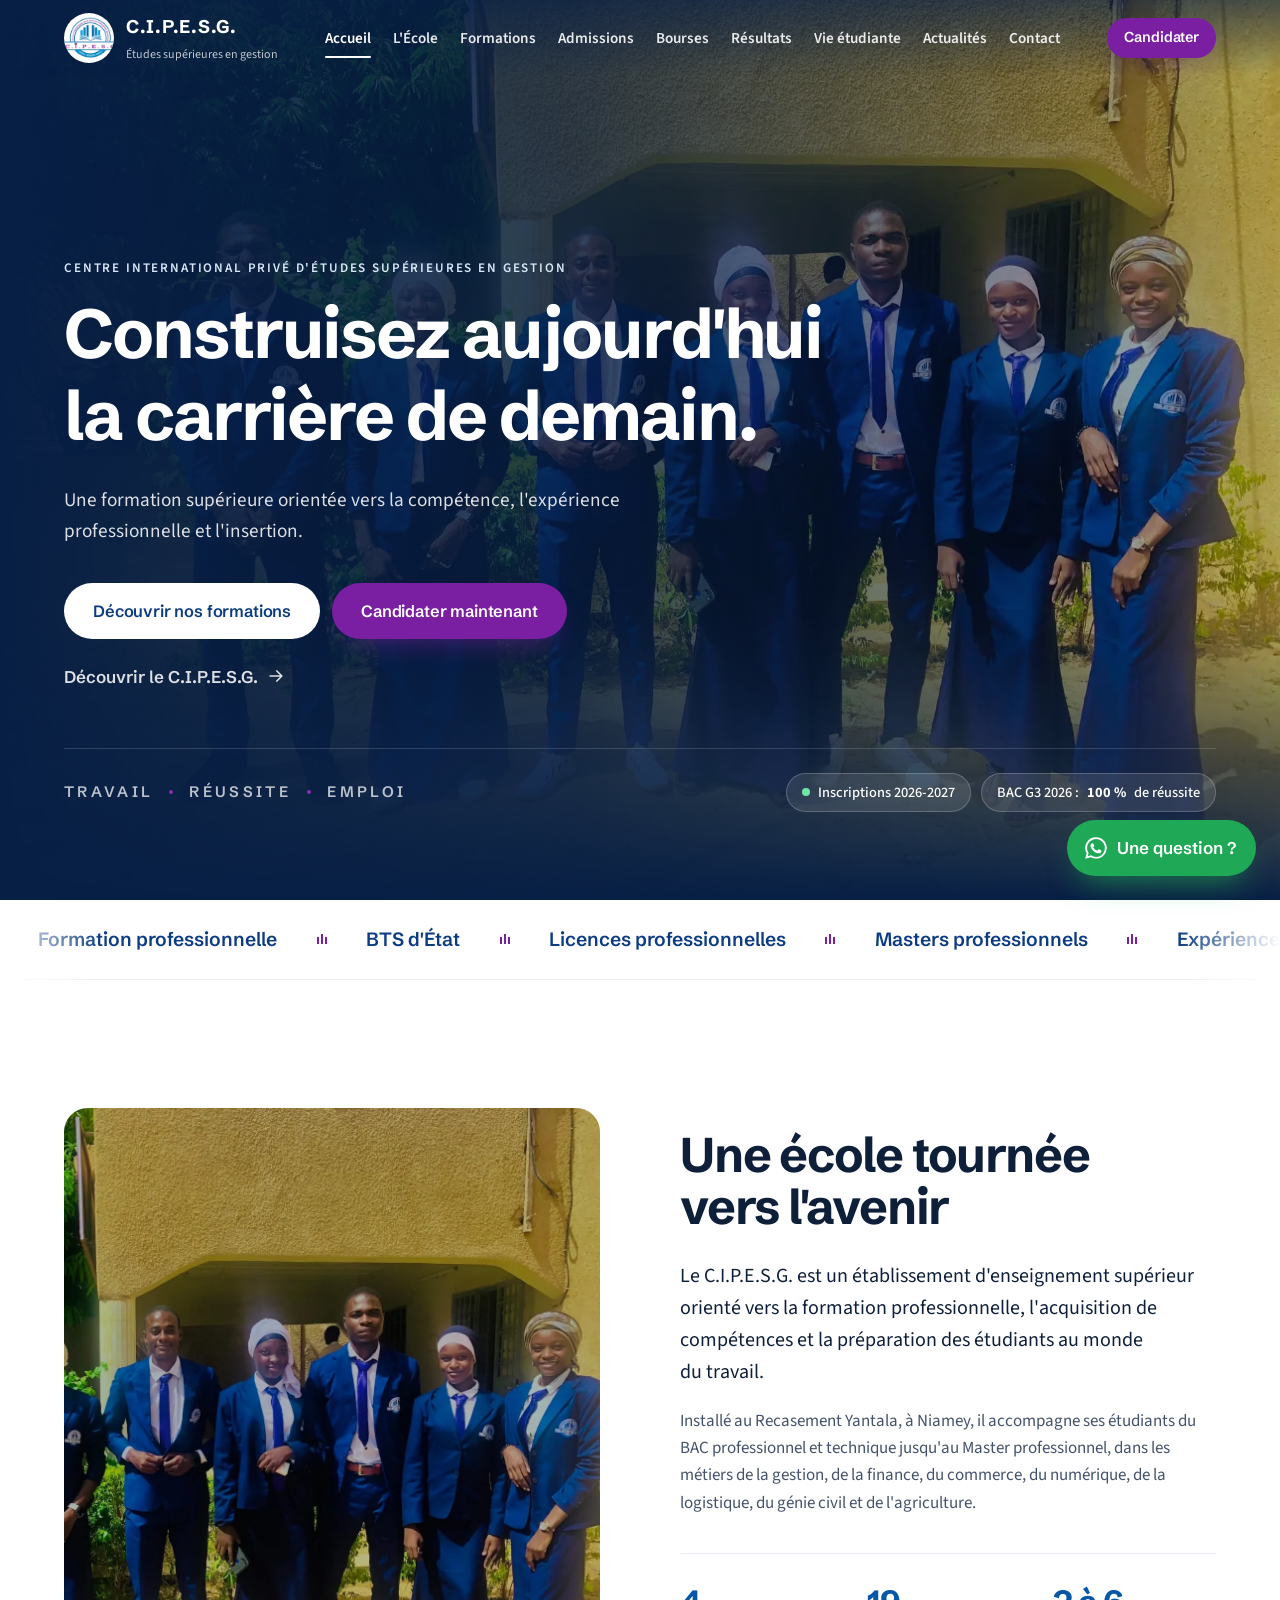
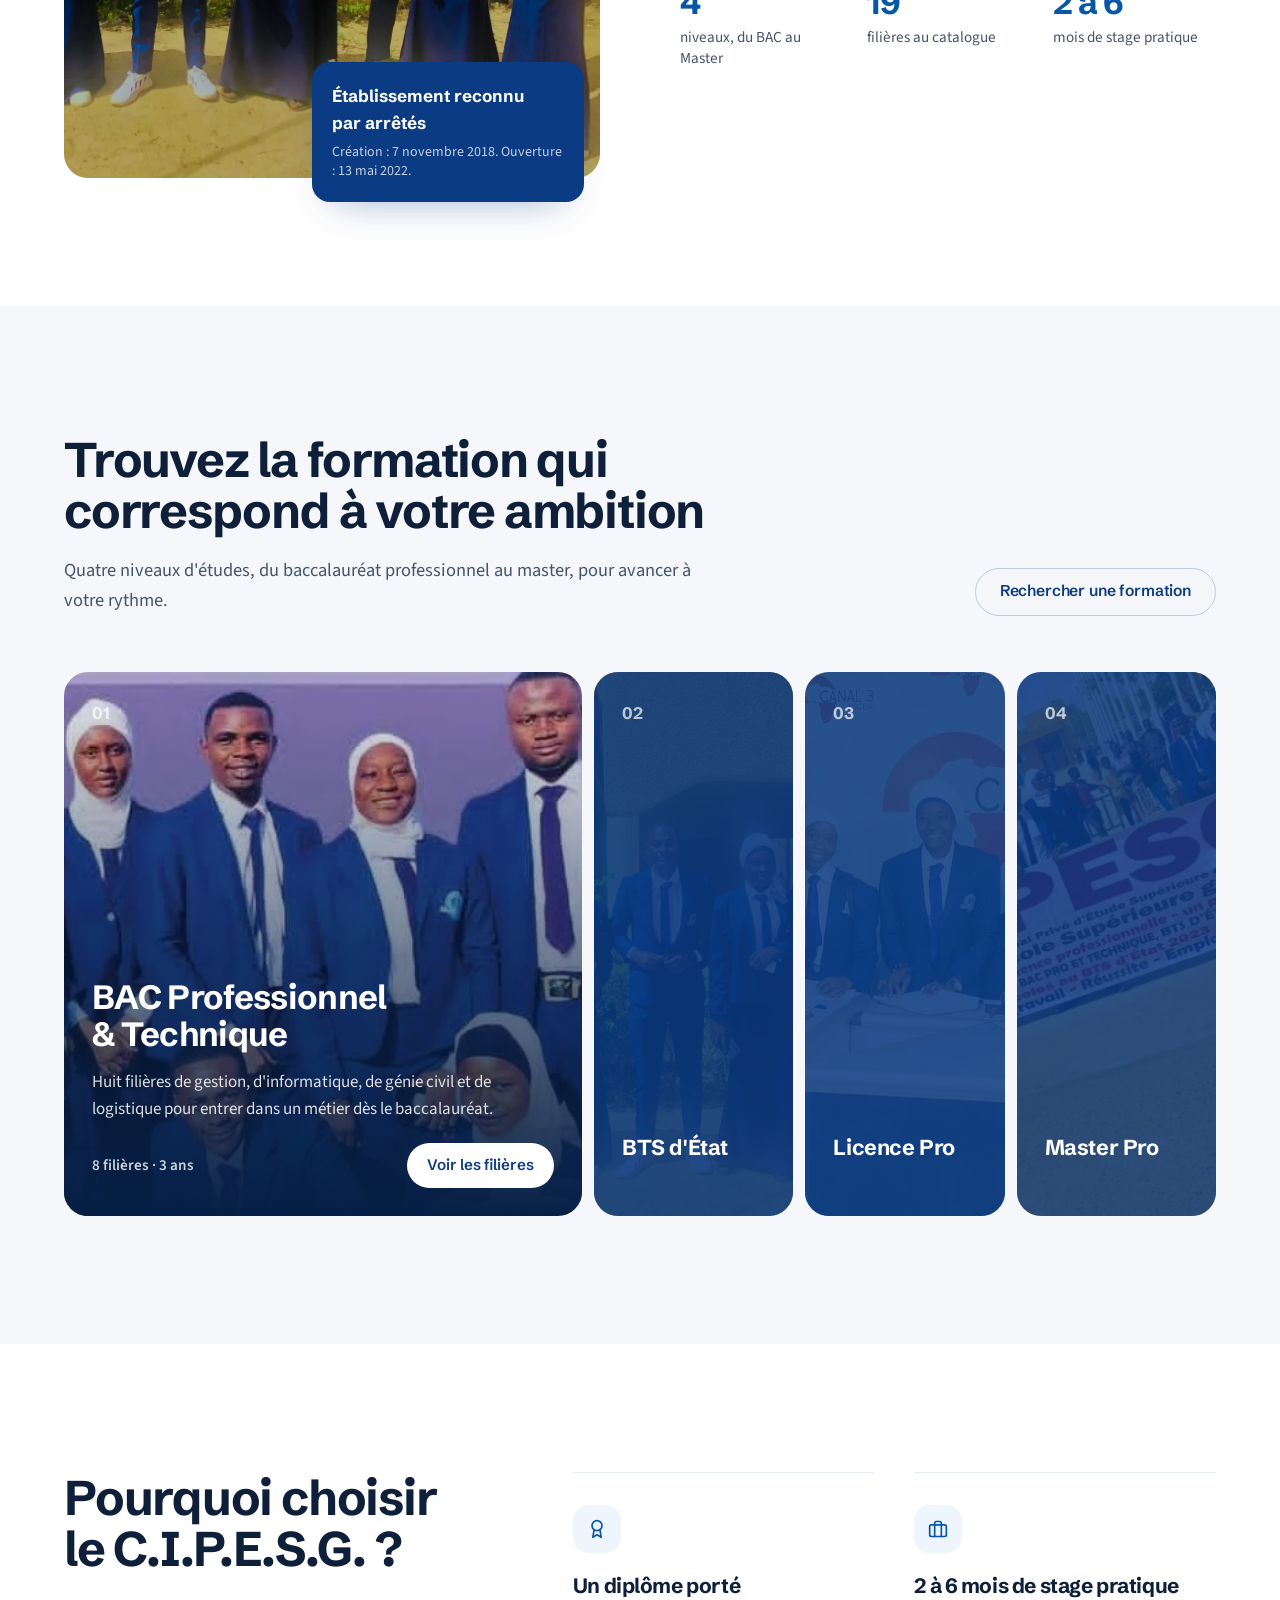
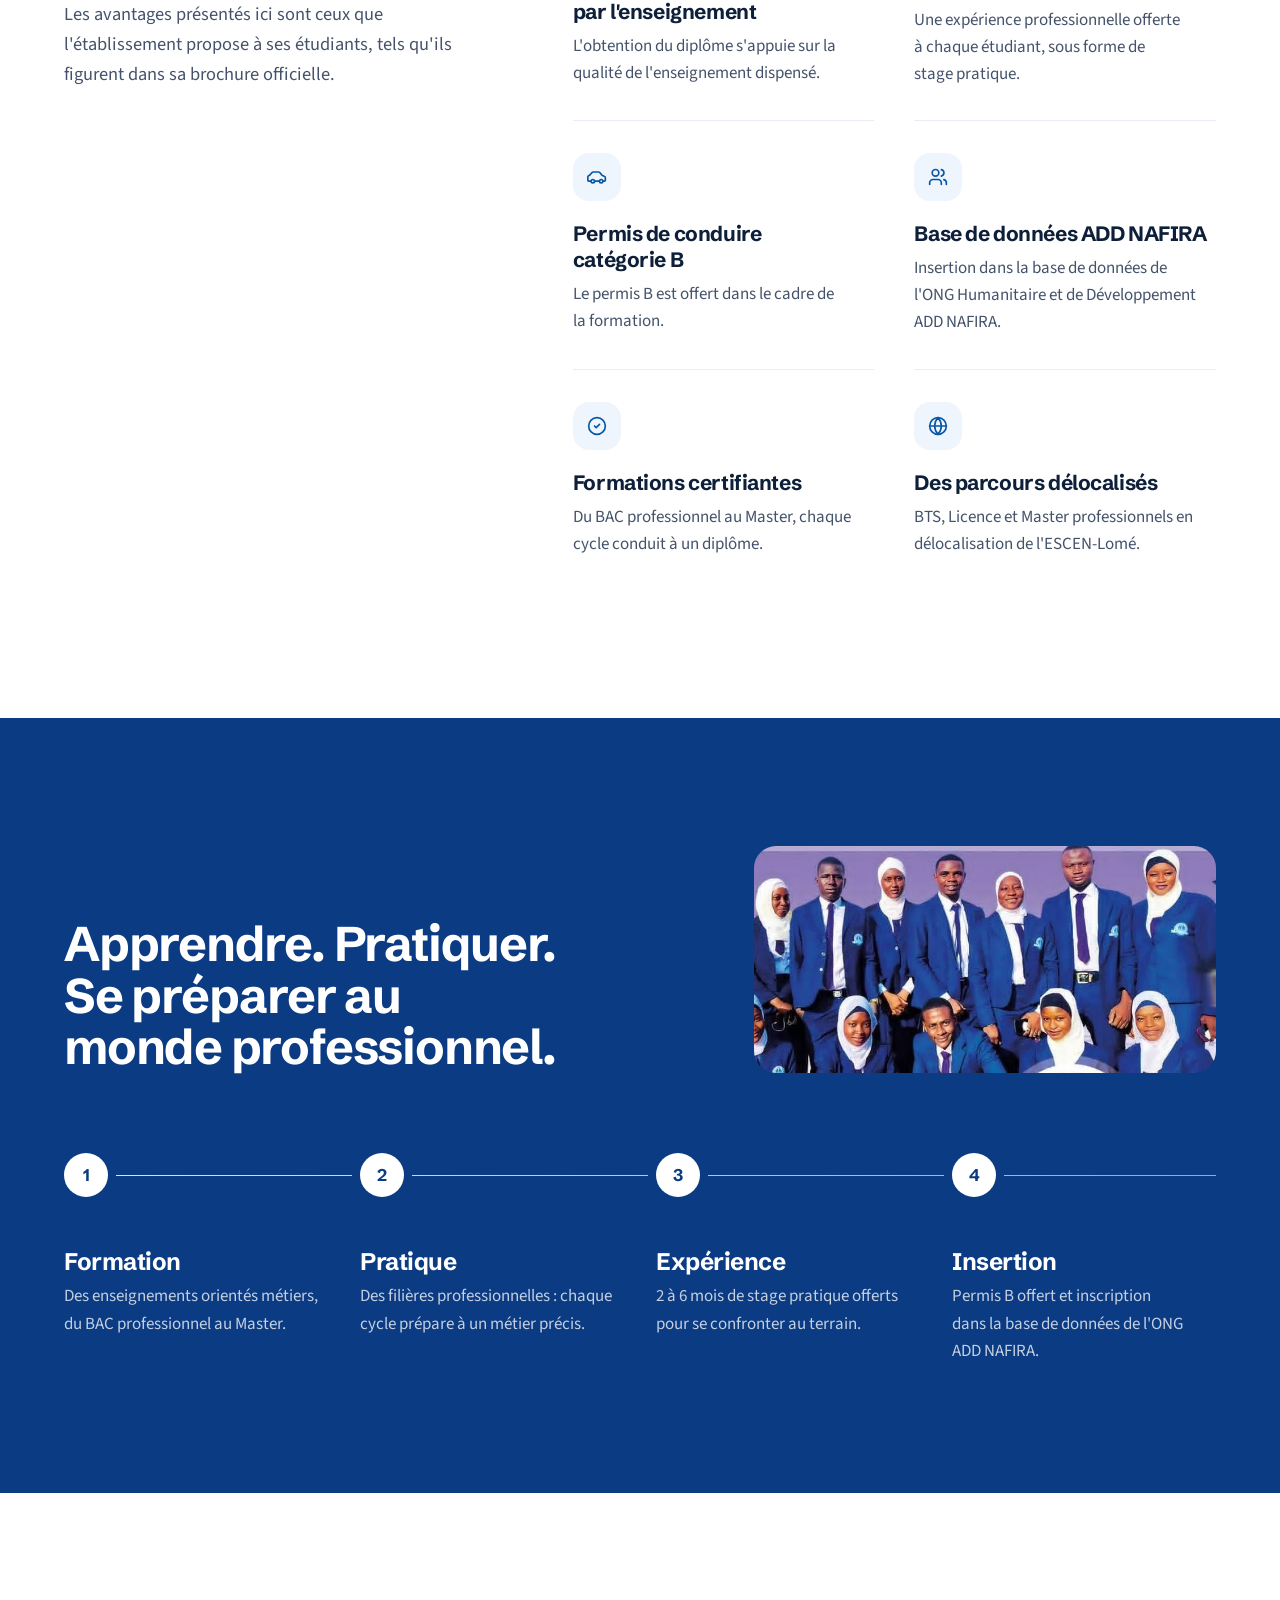
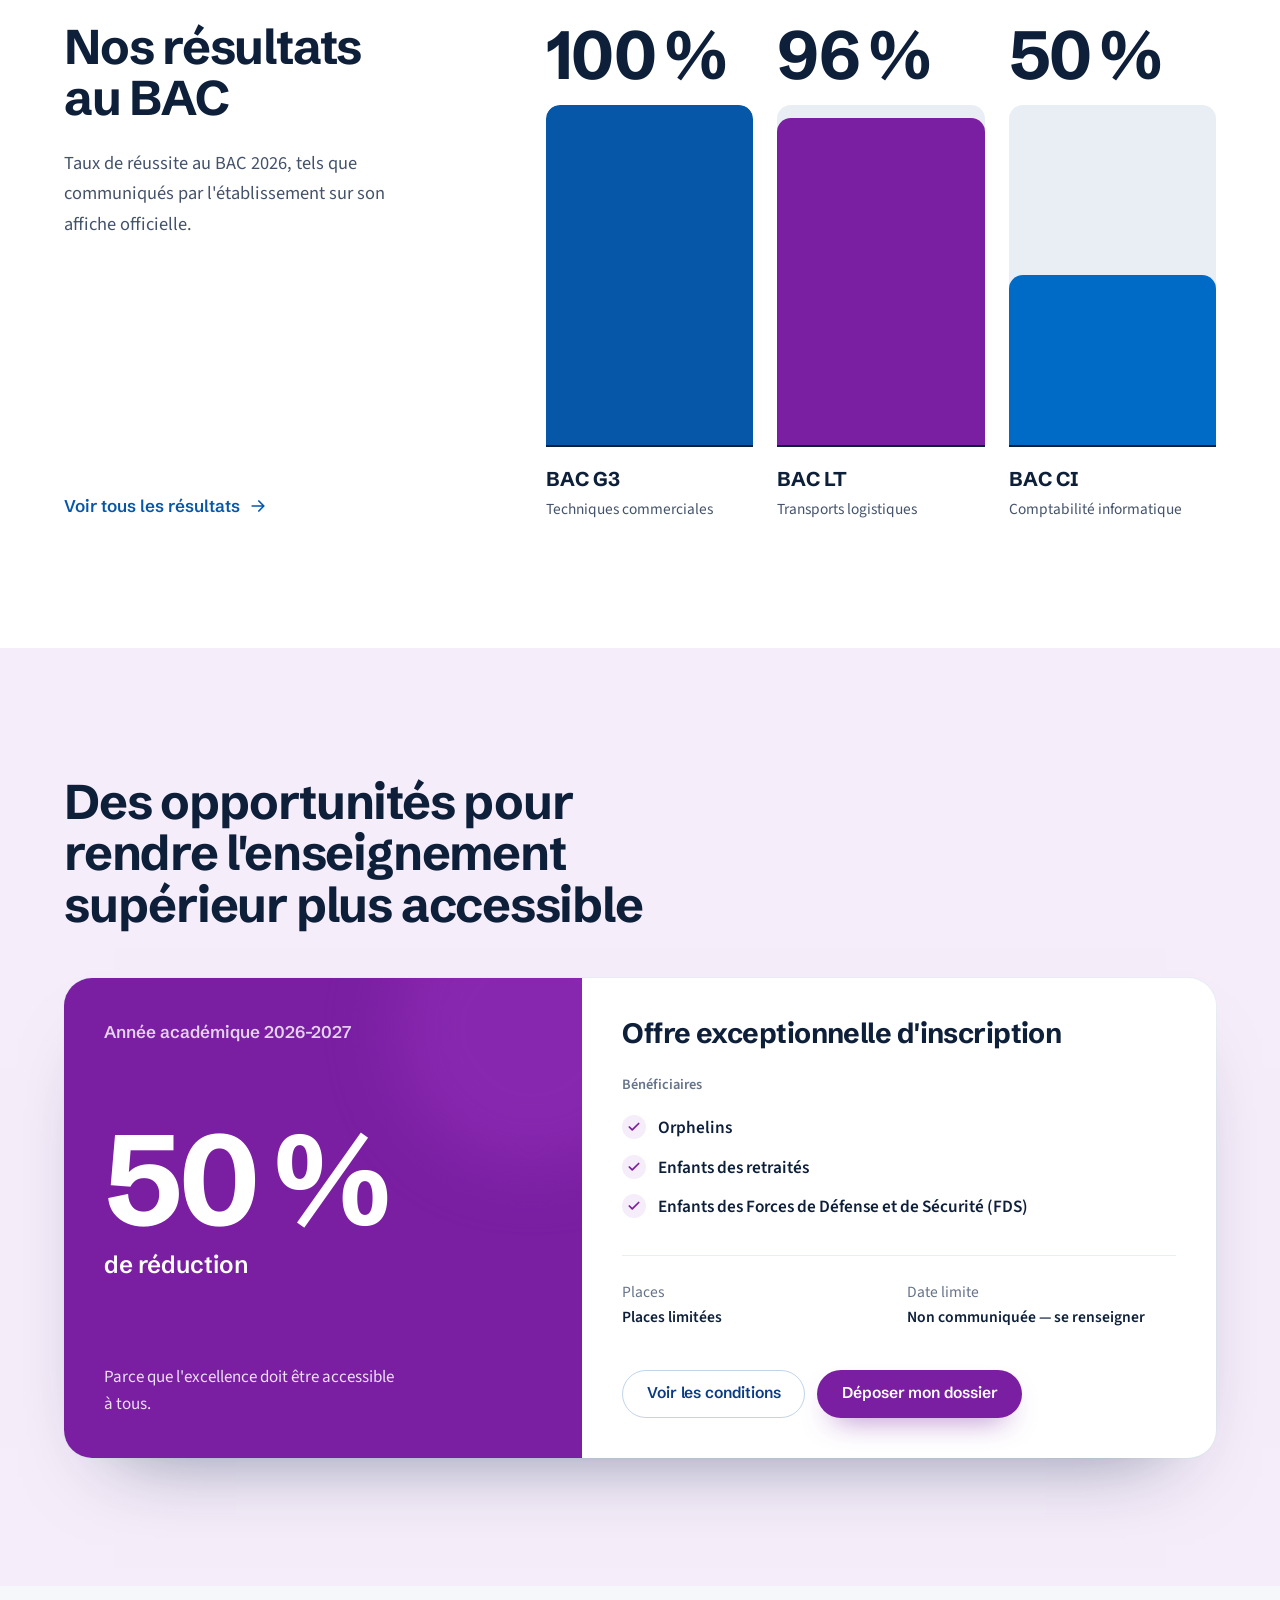
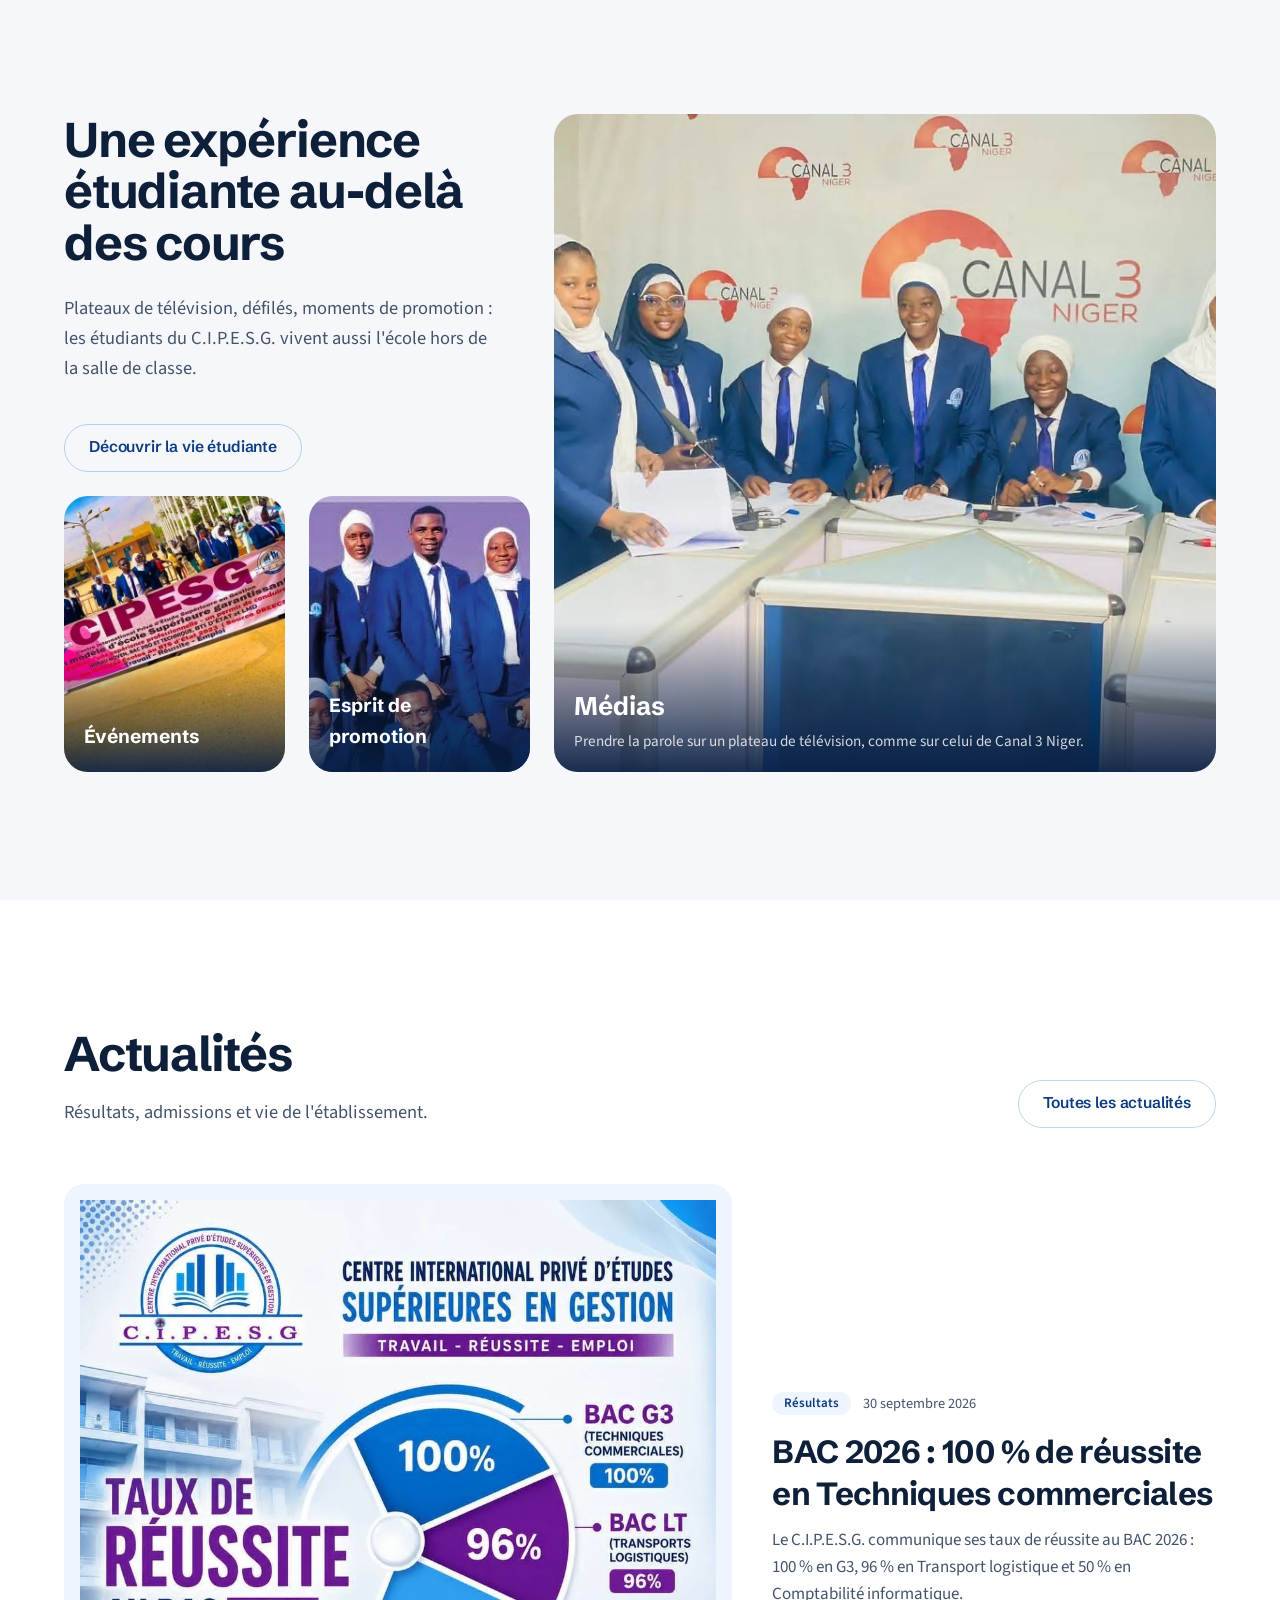
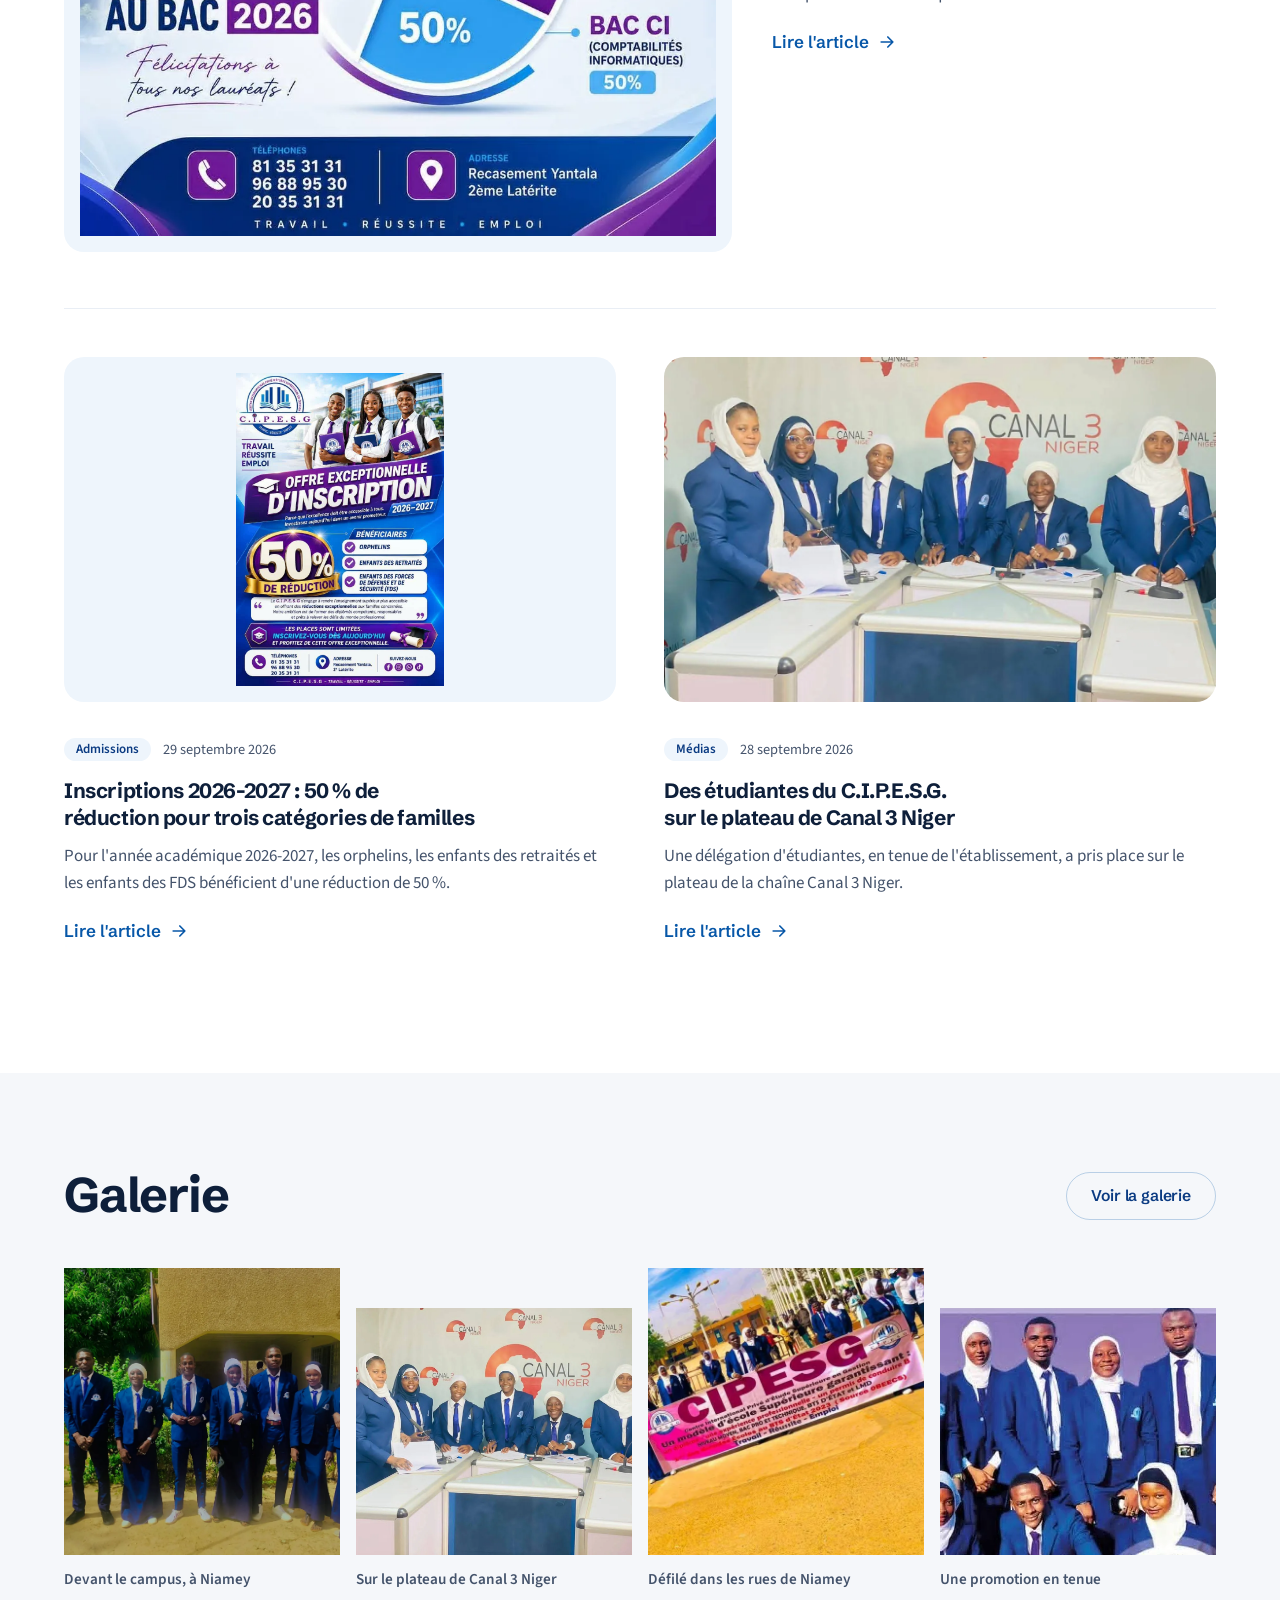
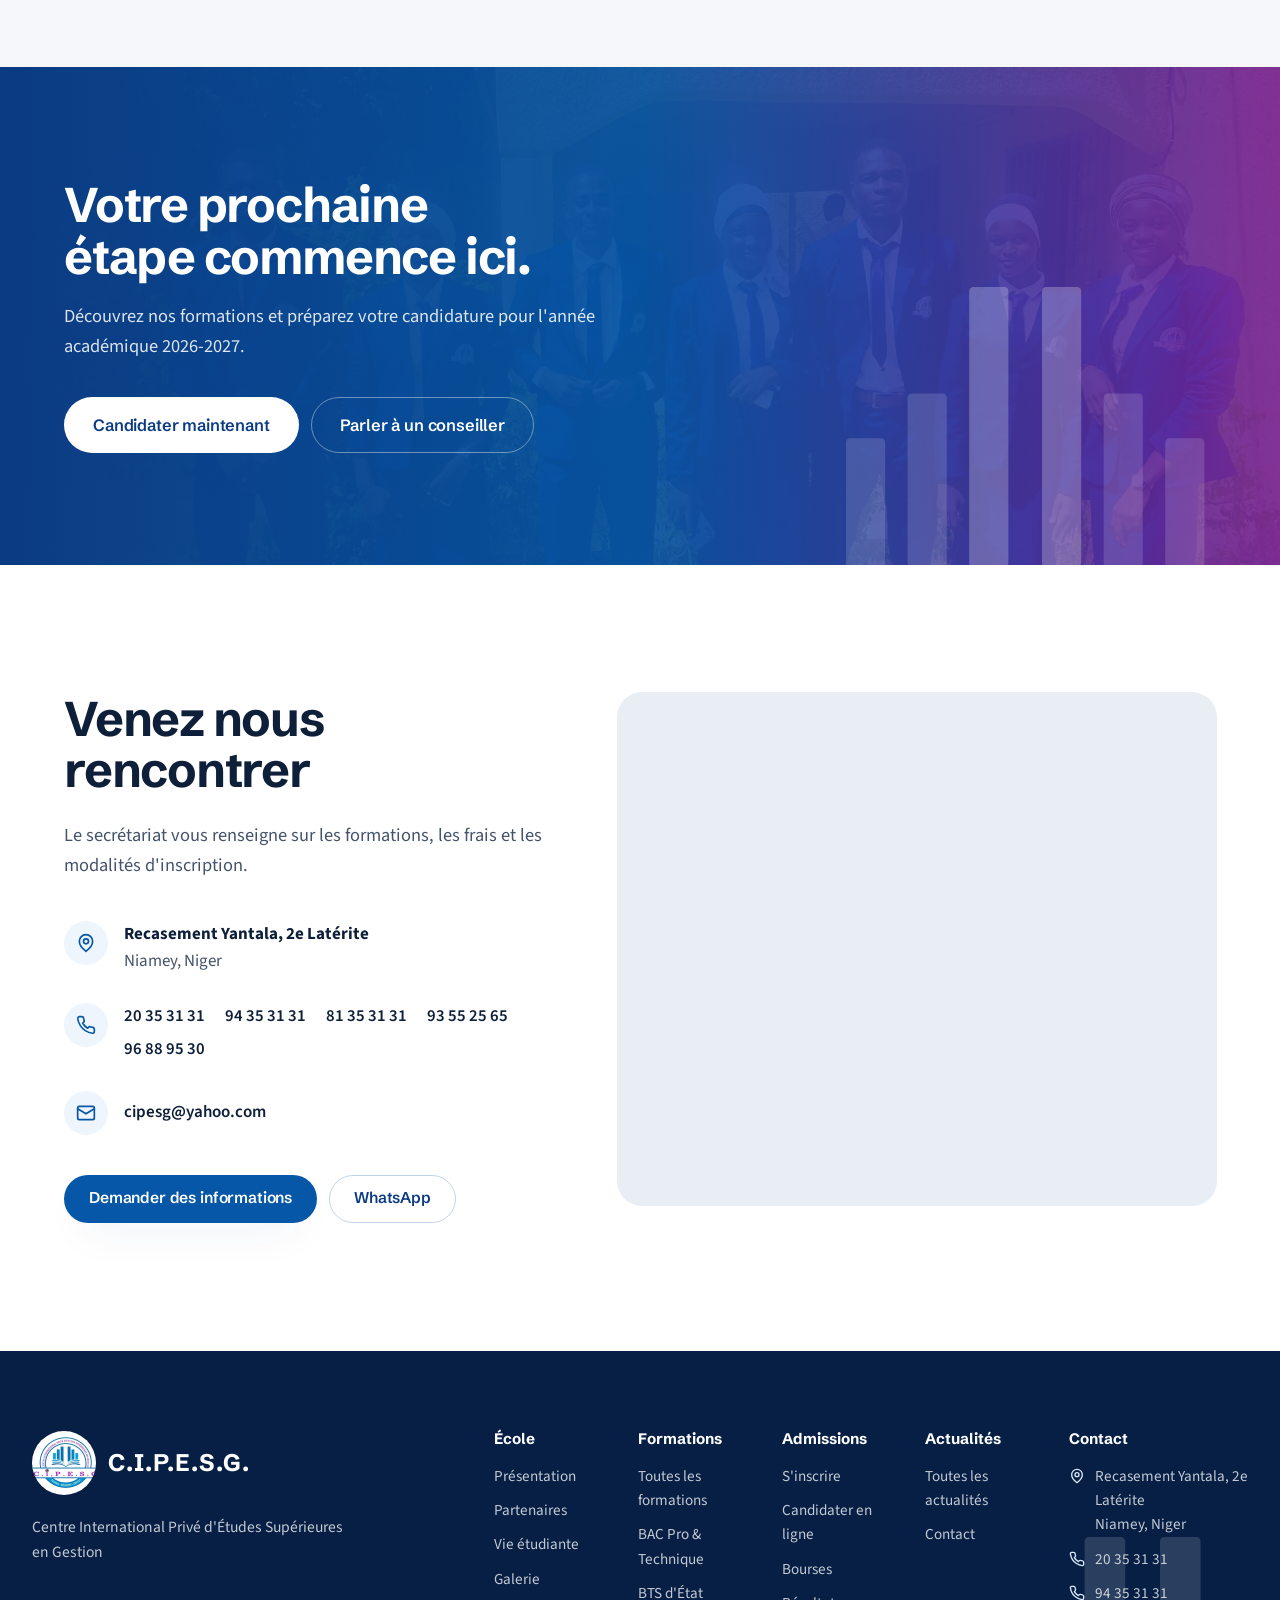
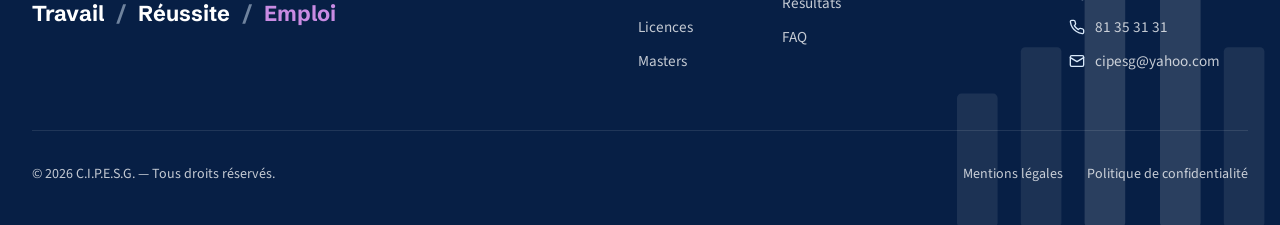
<file: index.html>
<!doctype html>
<html lang="fr">
<head>
<meta charset="utf-8">
<meta name="viewport" content="width=device-width, initial-scale=1, viewport-fit=cover">
<title>C.I.P.E.S.G. | Centre International Privé d'Études Supérieures en Gestion</title>
<meta name="description" content="Découvrez les formations du C.I.P.E.S.G. à Niamey : BAC professionnel et technique, BTS, Licences et Masters professionnels.">
<link rel="canonical" href="https://www.cipesg.com/">
<meta name="theme-color" content="#071F45">
<meta property="og:type" content="website"><meta property="og:locale" content="fr_FR"><meta property="og:site_name" content="C.I.P.E.S.G.">
<meta property="og:title" content="C.I.P.E.S.G. | Centre International Privé d'Études Supérieures en Gestion"><meta property="og:description" content="Découvrez les formations du C.I.P.E.S.G. à Niamey : BAC professionnel et technique, BTS, Licences et Masters professionnels."><meta property="og:url" content="https://www.cipesg.com/"><meta property="og:image" content="https://www.cipesg.com/images/campus-promotion.webp">
<meta name="twitter:card" content="summary_large_image"><meta name="twitter:title" content="C.I.P.E.S.G. | Centre International Privé d'Études Supérieures en Gestion"><meta name="twitter:description" content="Découvrez les formations du C.I.P.E.S.G. à Niamey : BAC professionnel et technique, BTS, Licences et Masters professionnels."><meta name="twitter:image" content="https://www.cipesg.com/images/campus-promotion.webp">
<link rel="icon" href="images/favicon.png">
<link rel="preconnect" href="https://fonts.googleapis.com"><link rel="preconnect" href="https://fonts.gstatic.com" crossorigin>
<link rel="stylesheet" href="https://fonts.googleapis.com/css2?family=Schibsted+Grotesk:wght@500;600;700&family=Source+Sans+3:wght@400;500;600&display=swap">
<link rel="stylesheet" href="assets/style.css">
<script type="application/ld+json">[{"@context": "https://schema.org", "@type": ["EducationalOrganization", "CollegeOrUniversity"], "name": "Centre International Privé d'Études Supérieures en Gestion", "alternateName": "C.I.P.E.S.G.", "url": "https://www.cipesg.com", "logo": "https://www.cipesg.com/images/logo.webp", "email": "cipesg@yahoo.com", "telephone": ["+227 20 35 31 31", "+227 94 35 31 31", "+227 81 35 31 31", "+227 93 55 25 65", "+227 96 88 95 30"], "slogan": "Travail - Réussite - Emploi", "address": {"@type": "PostalAddress", "streetAddress": "Recasement Yantala, 2e Latérite", "addressLocality": "Niamey", "addressCountry": "NE"}}]</script>
</head>
<body>
<a class="skip" href="#contenu">Aller au contenu</a>
<div class="progress" aria-hidden="true"></div>
<header class="header"><div class="container header__in">
  <a class="brand" href="index.html" aria-label="C.I.P.E.S.G. — accueil"><img src="images/logo.webp" alt="" width="50" height="50"><span><b>C.I.P.E.S.G.</b><small>Études supérieures en gestion</small></span></a>
  <nav class="nav" aria-label="Navigation principale"><ul><li><a href="index.html" aria-current=page>Accueil</a></li><li><a href="ecole.html">L'École</a></li><li><a href="formations.html">Formations</a></li><li><a href="admissions.html">Admissions</a></li><li><a href="bourses.html">Bourses</a></li><li><a href="resultats.html">Résultats</a></li><li><a href="vie-etudiante.html">Vie étudiante</a></li><li><a href="actualites.html">Actualités</a></li><li><a href="contact.html">Contact</a></li></ul></nav>
  <div class="header__cta"><a class="btn btn--apply btn--sm" href="candidature.html">Candidater</a>
  <button class="burger" type="button" aria-expanded="false" aria-controls="menu" aria-label="Ouvrir le menu"><svg class="icon" viewBox="0 0 24 24" aria-hidden="true"><path d="M4 7h16M4 12h16M4 17h16"/></svg></button></div>
</div></header>
<div class="menu" id="menu" role="dialog" aria-modal="true" aria-label="Menu">
  <nav aria-label="Menu mobile"><ul><li><a href="index.html" aria-current=page>Accueil</a></li><li><a href="ecole.html">L'École</a></li><li><a href="formations.html">Formations</a></li><li><a href="admissions.html">Admissions</a></li><li><a href="bourses.html">Bourses</a></li><li><a href="resultats.html">Résultats</a></li><li><a href="vie-etudiante.html">Vie étudiante</a></li><li><a href="actualites.html">Actualités</a></li><li><a href="contact.html">Contact</a></li></ul></nav>
  <div class="menu__foot">
    <div class="btns"><a class="btn btn--apply btn--lg" href="candidature.html">Candidater maintenant</a><a class="btn btn--ghost-light btn--lg" data-wa target="_blank" rel="noopener">WhatsApp</a></div>
    <ul class="menu__contacts"><li><a href="tel:+22720353131"><svg class="icon" viewBox="0 0 24 24" aria-hidden="true"><path d="M22 16.9v3a2 2 0 0 1-2.2 2 19.8 19.8 0 0 1-8.6-3.1 19.5 19.5 0 0 1-6-6A19.8 19.8 0 0 1 2.1 4.2 2 2 0 0 1 4.1 2h3a2 2 0 0 1 2 1.7c.1 1 .4 1.9.7 2.8a2 2 0 0 1-.5 2.1L8 9.9a16 16 0 0 0 6 6l1.3-1.3a2 2 0 0 1 2.1-.4c.9.3 1.8.6 2.8.7a2 2 0 0 1 1.7 2Z"/></svg> 20 35 31 31</a></li><li><a href="tel:+22794353131"><svg class="icon" viewBox="0 0 24 24" aria-hidden="true"><path d="M22 16.9v3a2 2 0 0 1-2.2 2 19.8 19.8 0 0 1-8.6-3.1 19.5 19.5 0 0 1-6-6A19.8 19.8 0 0 1 2.1 4.2 2 2 0 0 1 4.1 2h3a2 2 0 0 1 2 1.7c.1 1 .4 1.9.7 2.8a2 2 0 0 1-.5 2.1L8 9.9a16 16 0 0 0 6 6l1.3-1.3a2 2 0 0 1 2.1-.4c.9.3 1.8.6 2.8.7a2 2 0 0 1 1.7 2Z"/></svg> 94 35 31 31</a></li><li><a href="tel:+22781353131"><svg class="icon" viewBox="0 0 24 24" aria-hidden="true"><path d="M22 16.9v3a2 2 0 0 1-2.2 2 19.8 19.8 0 0 1-8.6-3.1 19.5 19.5 0 0 1-6-6A19.8 19.8 0 0 1 2.1 4.2 2 2 0 0 1 4.1 2h3a2 2 0 0 1 2 1.7c.1 1 .4 1.9.7 2.8a2 2 0 0 1-.5 2.1L8 9.9a16 16 0 0 0 6 6l1.3-1.3a2 2 0 0 1 2.1-.4c.9.3 1.8.6 2.8.7a2 2 0 0 1 1.7 2Z"/></svg> 81 35 31 31</a></li><li><a href="mailto:cipesg@yahoo.com"><svg class="icon" viewBox="0 0 24 24" aria-hidden="true"><rect x="2" y="4" width="20" height="16" rx="2"/><path d="m22 7-10 6L2 7"/></svg> cipesg@yahoo.com</a></li></ul>
    <ul class="socials mt-1"></ul>
  </div>
</div>
<main id="contenu">
<section class="hero" aria-labelledby="hero-t">
<div class="hero__bg"><img src="images/campus-promotion.webp" alt="Sept étudiants du C.I.P.E.S.G. en uniforme bleu et cravate violette, devant un bâtiment du campus à Niamey" width="1800" height="1350" fetchpriority="high"></div>
<div class="container hero__in">
<p class="hero__label fade-in">Centre International Privé d'Études Supérieures en Gestion</p>
<h1 id="hero-t" class="display-xl"><span><span>Construisez aujourd'hui</span></span><span><span>la carrière de demain.</span></span></h1>
<p class="hero__sub fade-in" style="animation-delay:.5s">Une formation supérieure orientée vers la compétence, l'expérience professionnelle et l'insertion.</p>
<div class="btns fade-in" style="animation-delay:.65s"><a class="btn btn--light btn--lg" href="formations.html">Découvrir nos formations</a><a class="btn btn--apply btn--lg" href="candidature.html">Candidater maintenant</a></div>
<a class="link-arrow hero__more fade-in" style="animation-delay:.8s;color:rgba(255,255,255,.86)" href="ecole.html"><span class="u">Découvrir le C.I.P.E.S.G.</span><svg class="icon" viewBox="0 0 24 24" aria-hidden="true"><path d="M5 12h14M13 6l6 6-6 6"/></svg></a>
<div class="hero__bar fade-in" style="animation-delay:1s"><p class="signature" aria-label="Travail, Réussite, Emploi">Travail <i></i> Réussite <i></i> Emploi</p>
<p class="chips"><span class="chip"><span class="dot"></span>Inscriptions 2026-2027</span><span class="chip">BAC G3 2026 : <b>100 %</b> de réussite</span></p></div>
</div></section>

<section class="marquee" aria-label="Nos engagements"><ul><li><span>Formation professionnelle</span><svg viewBox="0 0 12 12" aria-hidden="true"><rect x="1" y="4" width="2" height="7"/><rect x="5" y="1" width="2" height="10"/><rect x="9" y="4" width="2" height="7"/></svg></li><li><span>BTS d'État</span><svg viewBox="0 0 12 12" aria-hidden="true"><rect x="1" y="4" width="2" height="7"/><rect x="5" y="1" width="2" height="10"/><rect x="9" y="4" width="2" height="7"/></svg></li><li><span>Licences professionnelles</span><svg viewBox="0 0 12 12" aria-hidden="true"><rect x="1" y="4" width="2" height="7"/><rect x="5" y="1" width="2" height="10"/><rect x="9" y="4" width="2" height="7"/></svg></li><li><span>Masters professionnels</span><svg viewBox="0 0 12 12" aria-hidden="true"><rect x="1" y="4" width="2" height="7"/><rect x="5" y="1" width="2" height="10"/><rect x="9" y="4" width="2" height="7"/></svg></li><li><span>Expérience pratique</span><svg viewBox="0 0 12 12" aria-hidden="true"><rect x="1" y="4" width="2" height="7"/><rect x="5" y="1" width="2" height="10"/><rect x="9" y="4" width="2" height="7"/></svg></li><li aria-hidden=true><span>Formation professionnelle</span><svg viewBox="0 0 12 12" aria-hidden="true"><rect x="1" y="4" width="2" height="7"/><rect x="5" y="1" width="2" height="10"/><rect x="9" y="4" width="2" height="7"/></svg></li><li aria-hidden=true><span>BTS d'État</span><svg viewBox="0 0 12 12" aria-hidden="true"><rect x="1" y="4" width="2" height="7"/><rect x="5" y="1" width="2" height="10"/><rect x="9" y="4" width="2" height="7"/></svg></li><li aria-hidden=true><span>Licences professionnelles</span><svg viewBox="0 0 12 12" aria-hidden="true"><rect x="1" y="4" width="2" height="7"/><rect x="5" y="1" width="2" height="10"/><rect x="9" y="4" width="2" height="7"/></svg></li><li aria-hidden=true><span>Masters professionnels</span><svg viewBox="0 0 12 12" aria-hidden="true"><rect x="1" y="4" width="2" height="7"/><rect x="5" y="1" width="2" height="10"/><rect x="9" y="4" width="2" height="7"/></svg></li><li aria-hidden=true><span>Expérience pratique</span><svg viewBox="0 0 12 12" aria-hidden="true"><rect x="1" y="4" width="2" height="7"/><rect x="5" y="1" width="2" height="10"/><rect x="9" y="4" width="2" height="7"/></svg></li></ul></section>

<section class="section" aria-labelledby="about-t"><div class="container split split--rev">
<div class="about__text"><h2 id="about-t" class="display-lg reveal">Une école tournée vers l'avenir</h2>
<div class="reveal" data-delay="1"><p class="first">Le C.I.P.E.S.G. est un établissement d'enseignement supérieur orienté vers la formation professionnelle, l'acquisition de compétences et la préparation des étudiants au monde du travail.</p>
<p class="muted">Installé au Recasement Yantala, à Niamey, il accompagne ses étudiants du BAC professionnel et technique jusqu'au Master professionnel, dans les métiers de la gestion, de la finance, du commerce, du numérique, de la logistique, du génie civil et de l'agriculture.</p></div>
<div class="facts reveal" data-delay="2"><div><b>4</b><span>niveaux, du BAC au Master</span></div><div><b>19</b><span>filières au catalogue</span></div><div><b>2 à 6</b><span>mois de stage pratique</span></div></div>
<a class="btn btn--outline mt-3 reveal" href="ecole.html">Découvrir notre école</a></div>
<div class="about__img reveal"><div class="frame"><img src="images/campus-promotion.webp" alt="Étudiantes du C.I.P.E.S.G. en uniforme devant l'entrée d'un bâtiment du campus" loading="lazy"></div>
<p class="about__note"><b>Établissement reconnu par arrêtés</b><span>Création : 7 novembre 2018. Ouverture : 13 mai 2022.</span></p></div>
</div></section>

<section class="section bg-mist" aria-labelledby="form-t"><div class="container">
<div class="section-head"><div class="reveal"><h2 id="form-t" class="display-lg">Trouvez la formation qui correspond à votre ambition</h2><p class="lead">Quatre niveaux d'études, du baccalauréat professionnel au master, pour avancer à votre rythme.</p></div>
<a class="btn btn--outline" href="formations.html#explorer">Rechercher une formation</a></div>
<div class="levels levels--panels"><a class="level is-active" href="formations.html#bac"><span class="level__img"><img src="images/promotion.webp" alt="Étudiants du C.I.P.E.S.G. en uniforme bleu, cravate violette" loading="lazy"></span><span class="level__num">01</span>
<span class="level__body"><h3><span class="long">BAC Professionnel & Technique</span><span class="short">BAC Pro & Technique</span></h3><p>Huit filières de gestion, d'informatique, de génie civil et de logistique pour entrer dans un métier dès le baccalauréat.</p><span class="level__meta"><span>8 filières · 3 ans</span><span class="pill">Voir les filières</span></span></span></a><a class="level" href="formations.html#bts"><span class="level__img"><img src="images/campus-promotion.webp" alt="Étudiants du C.I.P.E.S.G. devant un bâtiment du campus" loading="lazy"></span><span class="level__num">02</span>
<span class="level__body"><h3><span class="long">BTS d'État</span><span class="short">BTS d'État</span></h3><p>Onze filières professionnelles en deux ans, de la banque à l'agriculture, en passant par la communication et la logistique.</p><span class="level__meta"><span>11 filières · 2 ans</span><span class="pill">Voir les filières</span></span></span></a><a class="level" href="formations.html#lic"><span class="level__img"><img src="images/plateau-canal3.webp" alt="Étudiantes du C.I.P.E.S.G. sur le plateau de Canal 3 Niger" loading="lazy"></span><span class="level__num">03</span>
<span class="level__body"><h3><span class="long">Licence Professionnelle</span><span class="short">Licence Pro</span></h3><p>Un parcours L1-L2 dans onze filières, puis une Licence 3 orientée vers le numérique, la finance et la logistique.</p><span class="level__meta"><span>14 filières · L1-L2 puis L3</span><span class="pill">Voir les filières</span></span></span></a><a class="level" href="formations.html#mas"><span class="level__img"><img src="images/defile.webp" alt="Étudiants du C.I.P.E.S.G. portant la banderole de l'école lors d'un défilé" loading="lazy"></span><span class="level__num">04</span>
<span class="level__body"><h3><span class="long">Master Professionnel</span><span class="short">Master Pro</span></h3><p>Quatre spécialités tournées vers la transformation numérique des entreprises et la chaîne logistique.</p><span class="level__meta"><span>4 spécialités · M1 & M2</span><span class="pill">Voir les filières</span></span></span></a></div></div></section>

<section class="section" aria-labelledby="why-t"><div class="container why">
<div class="why__head reveal"><h2 id="why-t" class="display-lg">Pourquoi choisir le C.I.P.E.S.G.&nbsp;?</h2><p class="lead mt-2">Les avantages présentés ici sont ceux que l'établissement propose à ses étudiants, tels qu'ils figurent dans sa brochure officielle.</p></div>
<ul><li class="reveal" data-delay="0"><span class="ico"><svg class="icon" viewBox="0 0 24 24" aria-hidden="true"><circle cx="12" cy="8" r="6"/><path d="M15.5 12.9 17 22l-5-3-5 3 1.5-9.1"/></svg></span><h3>Un diplôme porté par l'enseignement</h3><p>L'obtention du diplôme s'appuie sur la qualité de l'enseignement dispensé.</p></li><li class="reveal" data-delay="1"><span class="ico"><svg class="icon" viewBox="0 0 24 24" aria-hidden="true"><rect x="2" y="7" width="20" height="14" rx="2"/><path d="M16 21V5a2 2 0 0 0-2-2h-4a2 2 0 0 0-2 2v16"/></svg></span><h3>2 à 6 mois de stage pratique</h3><p>Une expérience professionnelle offerte à chaque étudiant, sous forme de stage pratique.</p></li><li class="reveal" data-delay="2"><span class="ico"><svg class="icon" viewBox="0 0 24 24" aria-hidden="true"><path d="M19 17h2c.6 0 1-.4 1-1v-3c0-.9-.7-1.7-1.5-1.9L18 10l-2.7-3.4A2 2 0 0 0 13.7 6H7.5a2 2 0 0 0-1.7.9L3 10l-1 .5c-.6.3-1 .9-1 1.5V16c0 .6.4 1 1 1h2"/><circle cx="7" cy="17" r="2"/><circle cx="17" cy="17" r="2"/><path d="M9 17h6"/></svg></span><h3>Permis de conduire catégorie B</h3><p>Le permis B est offert dans le cadre de la formation.</p></li><li class="reveal" data-delay="0"><span class="ico"><svg class="icon" viewBox="0 0 24 24" aria-hidden="true"><path d="M16 21v-2a4 4 0 0 0-4-4H6a4 4 0 0 0-4 4v2"/><circle cx="9" cy="7" r="4"/><path d="M22 21v-2a4 4 0 0 0-3-3.9M16 3.1a4 4 0 0 1 0 7.8"/></svg></span><h3>Base de données ADD NAFIRA</h3><p>Insertion dans la base de données de l'ONG Humanitaire et de Développement ADD NAFIRA.</p></li><li class="reveal" data-delay="1"><span class="ico"><svg class="icon" viewBox="0 0 24 24" aria-hidden="true"><path d="M9 12l2 2 4-4"/><path d="M12 22a10 10 0 1 0 0-20 10 10 0 0 0 0 20Z"/></svg></span><h3>Formations certifiantes</h3><p>Du BAC professionnel au Master, chaque cycle conduit à un diplôme.</p></li><li class="reveal" data-delay="2"><span class="ico"><svg class="icon" viewBox="0 0 24 24" aria-hidden="true"><circle cx="12" cy="12" r="10"/><path d="M2 12h20M12 2a15.3 15.3 0 0 1 4 10 15.3 15.3 0 0 1-4 10 15.3 15.3 0 0 1-4-10 15.3 15.3 0 0 1 4-10Z"/></svg></span><h3>Des parcours délocalisés</h3><p>BTS, Licence et Master professionnels en délocalisation de l'ESCEN-Lomé.</p></li></ul></div></section>
<section class="section bg-deep" aria-labelledby="xp-t"><div class="container">
<div class="xp__top"><h2 id="xp-t" class="display-lg reveal">Apprendre. Pratiquer. Se préparer au monde professionnel.</h2>
<div class="xp__img"><img src="images/promotion.webp" alt="Promotion d'étudiants du C.I.P.E.S.G. en blazer bleu et cravate violette" width="815" height="400" loading="lazy"></div></div>
<ol class="timeline"><span class="timeline__fill" aria-hidden="true"></span><li><span class="n">1</span><div><h3>Formation</h3><p>Des enseignements orientés métiers, du BAC professionnel au Master.</p></div></li><li><span class="n">2</span><div><h3>Pratique</h3><p>Des filières professionnelles : chaque cycle prépare à un métier précis.</p></div></li><li><span class="n">3</span><div><h3>Expérience</h3><p>2 à 6 mois de stage pratique offerts pour se confronter au terrain.</p></div></li><li><span class="n">4</span><div><h3>Insertion</h3><p>Permis B offert et inscription dans la base de données de l'ONG ADD NAFIRA.</p></div></li></ol></div></section>

<section class="section" aria-labelledby="res-t"><div class="container results">
<div class="results__head"><div class="reveal"><h2 id="res-t" class="display-lg">Nos résultats au BAC</h2><p class="lead mt-2">Taux de réussite au BAC 2026, tels que communiqués par l'établissement sur son affiche officielle.</p></div>
<a class="link-arrow mt-3" href="resultats.html"><span class="u">Voir tous les résultats</span><svg class="icon" viewBox="0 0 24 24" aria-hidden="true"><path d="M5 12h14M13 6l6 6-6 6"/></svg></a></div>
<ul class="rbars"><li class="rbar"><p class="rbar__val" data-count="100" aria-label="100 %">0 %</p><div class="rbar__track" aria-hidden="true"><div class="rbar__fill" data-fill="100"></div></div><div class="rbar__lbl"><b>BAC G3</b><span>Techniques commerciales</span></div></li><li class="rbar"><p class="rbar__val" data-count="96" aria-label="96 %">0 %</p><div class="rbar__track" aria-hidden="true"><div class="rbar__fill" data-fill="96"></div></div><div class="rbar__lbl"><b>BAC LT</b><span>Transports logistiques</span></div></li><li class="rbar"><p class="rbar__val" data-count="50" aria-label="50 %">0 %</p><div class="rbar__track" aria-hidden="true"><div class="rbar__fill" data-fill="50"></div></div><div class="rbar__lbl"><b>BAC CI</b><span>Comptabilité informatique</span></div></li></ul></div></section>

<section class="section bg-violet" aria-labelledby="bourse-t"><div class="container">
<h2 id="bourse-t" class="display-lg reveal" style="max-width:48rem;margin-bottom:48px">Des opportunités pour rendre l'enseignement supérieur plus accessible</h2>
<div class="reveal"><article class="sch" id="offre-2026">
<div class="sch__val"><p style="font-family:var(--display);font-weight:600;color:rgba(255,255,255,.8)">Année académique 2026-2027</p>
<p><span class="sch__big">50 %</span><span>de réduction</span></p>
<p style="max-width:20rem;color:rgba(255,255,255,.86)">Parce que l'excellence doit être accessible à tous.</p></div>
<div class="sch__body"><h3>Offre exceptionnelle d'inscription</h3>
<p class="small mt-2" style="font-weight:600">Bénéficiaires</p>
<ul class="checks"><li>Orphelins</li><li>Enfants des retraités</li><li>Enfants des Forces de Défense et de Sécurité (FDS)</li></ul>
<dl class="dl"><div><dt>Places</dt><dd>Places limitées</dd></div><div><dt>Date limite</dt><dd>Non communiquée — se renseigner</dd></div></dl>
<div class="btns mt-3"><a class="btn btn--outline" href="bourses.html#conditions">Voir les conditions</a><a class="btn btn--apply" href="candidature.html?offre=reduction-50">Déposer mon dossier</a></div></div></article></div></div></section>

<section class="section bg-mist" aria-labelledby="life-t"><div class="container life">
<div class="life__head reveal"><h2 id="life-t" class="display-lg">Une expérience étudiante au&#8209;delà des cours</h2><p class="lead mt-2">Plateaux de télévision, défilés, moments de promotion : les étudiants du C.I.P.E.S.G. vivent aussi l'école hors de la salle de classe.</p><a class="btn btn--outline mt-3" href="vie-etudiante.html">Découvrir la vie étudiante</a></div>
<div class="life__big reveal"><figure class="moment"><img src="images/plateau-canal3.webp" alt="Étudiantes du C.I.P.E.S.G. sur le plateau de Canal 3 Niger" loading="lazy"><figcaption><b>Médias</b><span>Prendre la parole sur un plateau de télévision, comme sur celui de Canal 3 Niger.</span></figcaption></figure></div>
<div class="life__duo reveal" data-delay="1"><figure class="moment"><img src="images/defile.webp" alt="Étudiants du C.I.P.E.S.G. portant la banderole de l'école lors d'un défilé" loading="lazy"><figcaption><b>Événements</b><span>Représenter l'école lors des grands rendez-vous publics de Niamey.</span></figcaption></figure><figure class="moment"><img src="images/promotion.webp" alt="Promotion d'étudiants du C.I.P.E.S.G. en uniforme" loading="lazy" style="object-position:35% center"><figcaption><b>Esprit de promotion</b><span>Un blazer bleu et une cravate violette qui font l'identité des étudiants.</span></figcaption></figure></div>
</div></section>

<section class="section" aria-labelledby="news-t"><div class="container">
<div class="section-head"><div class="reveal"><h2 id="news-t" class="display-lg">Actualités</h2><p class="lead">Résultats, admissions et vie de l'établissement.</p></div><a class="btn btn--outline" href="actualites.html">Toutes les actualités</a></div>
<article class="news news--featured reveal"><div class="news__img poster"><img src="images/affiche-resultats-2026.webp" alt="Affiche officielle des taux de réussite au BAC 2026" loading="lazy"></div>
<div class="news__body"><p class="news__meta"><span class="badge">Résultats</span><time datetime="2026-09-30">30 septembre 2026</time></p>
<h3><a href="actualites.html#resultats-bac-2026">BAC 2026 : 100 % de réussite en Techniques commerciales</a></h3><p>Le C.I.P.E.S.G. communique ses taux de réussite au BAC 2026 : 100 % en G3, 96 % en Transport logistique et 50 % en Comptabilité informatique.</p><span class="link-arrow">Lire l'article <svg class="icon" viewBox="0 0 24 24" aria-hidden="true"><path d="M5 12h14M13 6l6 6-6 6"/></svg></span></div></article><div class="news-grid"><article class="news reveal"><div class="news__img poster"><img src="images/affiche-offre-2026.webp" alt="Affiche de l'offre exceptionnelle d'inscription 2026-2027" loading="lazy"></div>
<div class="news__body"><p class="news__meta"><span class="badge">Admissions</span><time datetime="2026-09-29">29 septembre 2026</time></p>
<h3><a href="actualites.html#offre-inscription-2026-2027">Inscriptions 2026-2027 : 50 % de réduction pour trois catégories de familles</a></h3><p>Pour l'année académique 2026-2027, les orphelins, les enfants des retraités et les enfants des FDS bénéficient d'une réduction de 50 %.</p><span class="link-arrow">Lire l'article <svg class="icon" viewBox="0 0 24 24" aria-hidden="true"><path d="M5 12h14M13 6l6 6-6 6"/></svg></span></div></article><article class="news reveal"><div class="news__img"><img src="images/plateau-canal3.webp" alt="Six étudiantes du C.I.P.E.S.G. en blazer bleu sur le plateau de Canal 3 Niger" loading="lazy"></div>
<div class="news__body"><p class="news__meta"><span class="badge">Médias</span><time datetime="2026-09-28">28 septembre 2026</time></p>
<h3><a href="actualites.html#canal-3-niger">Des étudiantes du C.I.P.E.S.G. sur le plateau de Canal 3 Niger</a></h3><p>Une délégation d'étudiantes, en tenue de l'établissement, a pris place sur le plateau de la chaîne Canal 3 Niger.</p><span class="link-arrow">Lire l'article <svg class="icon" viewBox="0 0 24 24" aria-hidden="true"><path d="M5 12h14M13 6l6 6-6 6"/></svg></span></div></article></div></div></section>

<section class="section--sm bg-mist" aria-labelledby="gal-t"><div class="container section-head" style="margin-bottom:48px"><h2 id="gal-t" class="display-lg reveal">Galerie</h2><a class="btn btn--outline" href="galerie.html">Voir la galerie</a></div>
<ul class="strip"><li class="reveal" data-delay="0"><a href="galerie.html?photo=campus-promotion"><span class="frame"><img src="images/campus-promotion.webp" alt="Sept étudiants du C.I.P.E.S.G. en uniforme devant un bâtiment du campus" loading="lazy"></span><p>Devant le campus, à Niamey</p></a></li><li class="reveal" data-delay="1"><a href="galerie.html?photo=plateau-canal3"><span class="frame"><img src="images/plateau-canal3.webp" alt="Étudiantes du C.I.P.E.S.G. sur le plateau de Canal 3 Niger" loading="lazy"></span><p>Sur le plateau de Canal 3 Niger</p></a></li><li class="reveal" data-delay="2"><a href="galerie.html?photo=defile"><span class="frame"><img src="images/defile.webp" alt="Étudiants du C.I.P.E.S.G. portant la banderole de l'école lors d'un défilé" loading="lazy"></span><p>Défilé dans les rues de Niamey</p></a></li><li class="reveal" data-delay="3"><a href="galerie.html?photo=promotion"><span class="frame"><img src="images/promotion.webp" alt="Promotion d'étudiants du C.I.P.E.S.G. en blazer bleu et cravate violette" loading="lazy"></span><p>Une promotion en tenue</p></a></li></ul></section>

<section class="cta" aria-labelledby="cta-t"><img src="images/campus-promotion.webp" alt="" loading="lazy"><svg class="bars" viewBox="0 0 132 100" aria-hidden="true" preserveAspectRatio="xMidYMax meet"><rect x="0" y="54" width="14" height="46" rx="1.5"/><rect x="22" y="38" width="14" height="62" rx="1.5"/><rect x="44" y="0" width="14" height="100" rx="1.5"/><rect x="70" y="0" width="14" height="100" rx="1.5"/><rect x="92" y="38" width="14" height="62" rx="1.5"/><rect x="114" y="54" width="14" height="46" rx="1.5"/></svg><div class="container reveal">
<h2 id="cta-t" class="display-lg">Votre prochaine étape commence ici.</h2>
<p>Découvrez nos formations et préparez votre candidature pour l'année académique 2026-2027.</p>
<div class="btns"><a class="btn btn--light btn--lg" href="candidature.html">Candidater maintenant</a><a class="btn btn--ghost-light btn--lg" data-wa="Bonjour C.I.P.E.S.G., je souhaite parler à un conseiller au sujet des inscriptions." target="_blank" rel="noopener">Parler à un conseiller</a></div>
</div></section>

<section class="section" aria-labelledby="contact-t"><div class="container contact">
<div class="reveal"><h2 id="contact-t" class="display-lg">Venez nous rencontrer</h2><p class="lead mt-2">Le secrétariat vous renseigne sur les formations, les frais et les modalités d'inscription.</p><ul class="coords">
<li><span class="ico"><svg class="icon" viewBox="0 0 24 24" aria-hidden="true"><path d="M20 10c0 6-8 12-8 12s-8-6-8-12a8 8 0 0 1 16 0Z"/><circle cx="12" cy="10" r="3"/></svg></span><span><b>Recasement Yantala, 2e Latérite</b><span class="muted">Niamey, Niger</span></span></li>
<li><span class="ico"><svg class="icon" viewBox="0 0 24 24" aria-hidden="true"><path d="M22 16.9v3a2 2 0 0 1-2.2 2 19.8 19.8 0 0 1-8.6-3.1 19.5 19.5 0 0 1-6-6A19.8 19.8 0 0 1 2.1 4.2 2 2 0 0 1 4.1 2h3a2 2 0 0 1 2 1.7c.1 1 .4 1.9.7 2.8a2 2 0 0 1-.5 2.1L8 9.9a16 16 0 0 0 6 6l1.3-1.3a2 2 0 0 1 2.1-.4c.9.3 1.8.6 2.8.7a2 2 0 0 1 1.7 2Z"/></svg></span><span class="tels"><a href="tel:+22720353131">20 35 31 31</a><a href="tel:+22794353131">94 35 31 31</a><a href="tel:+22781353131">81 35 31 31</a><a href="tel:+22793552565">93 55 25 65</a><a href="tel:+22796889530">96 88 95 30</a></span></li>
<li><span class="ico"><svg class="icon" viewBox="0 0 24 24" aria-hidden="true"><rect x="2" y="4" width="20" height="16" rx="2"/><path d="m22 7-10 6L2 7"/></svg></span><a class="u" style="align-self:center;font-weight:600" href="mailto:cipesg@yahoo.com">cipesg@yahoo.com</a></li></ul>
<div class="btns mt-3"><a class="btn btn--primary" href="contact.html#formulaire">Demander des informations</a><a class="btn btn--outline" data-wa target="_blank" rel="noopener">WhatsApp</a></div></div>
<div class="reveal" data-delay="1"><div class="map"><iframe title="Localisation du C.I.P.E.S.G. — Recasement Yantala, Niamey" src="https://www.google.com/maps?q=Recasement+Yantala,+Niamey,+Niger&z=15&output=embed" loading="lazy" referrerpolicy="no-referrer-when-downgrade"></iframe></div></div></div></section>
</main>
<footer class="footer"><svg class="bars" viewBox="0 0 132 100" aria-hidden="true" preserveAspectRatio="xMidYMax meet"><rect x="0" y="54" width="14" height="46" rx="1.5"/><rect x="22" y="38" width="14" height="62" rx="1.5"/><rect x="44" y="0" width="14" height="100" rx="1.5"/><rect x="70" y="0" width="14" height="100" rx="1.5"/><rect x="92" y="38" width="14" height="62" rx="1.5"/><rect x="114" y="54" width="14" height="46" rx="1.5"/></svg><div class="container footer__in">
  <div class="footer__top">
    <div><a class="brand" href="index.html"><img src="images/logo.webp" alt="Logo C.I.P.E.S.G." width="64" height="64" loading="lazy"><span><b>C.I.P.E.S.G.</b></span></a>
      <p class="footer__name">Centre International Privé d'Études Supérieures en Gestion</p>
      <p class="footer__sig">Travail <i>/</i> Réussite <i>/</i> <em>Emploi</em></p></div>
    <div class="footer__cols">
      <div><h2>École</h2><ul><li><a href="ecole.html">Présentation</a></li><li><a href="ecole.html#partenaires">Partenaires</a></li><li><a href="vie-etudiante.html">Vie étudiante</a></li><li><a href="galerie.html">Galerie</a></li></ul></div>
      <div><h2>Formations</h2><ul><li><a href="formations.html">Toutes les formations</a></li><li><a href="formations.html#bac">BAC Pro & Technique</a></li><li><a href="formations.html#bts">BTS d'État</a></li><li><a href="formations.html#lic">Licences</a></li><li><a href="formations.html#mas">Masters</a></li></ul></div>
      <div><h2>Admissions</h2><ul><li><a href="admissions.html">S'inscrire</a></li><li><a href="candidature.html">Candidater en ligne</a></li><li><a href="bourses.html">Bourses</a></li><li><a href="resultats.html">Résultats</a></li><li><a href="faq.html">FAQ</a></li></ul></div>
      <div><h2>Actualités</h2><ul><li><a href="actualites.html">Toutes les actualités</a></li><li><a href="contact.html">Contact</a></li></ul></div>
      <div class="footer__contact"><h2>Contact</h2><ul>
        <li><svg class="icon" viewBox="0 0 24 24" aria-hidden="true"><path d="M20 10c0 6-8 12-8 12s-8-6-8-12a8 8 0 0 1 16 0Z"/><circle cx="12" cy="10" r="3"/></svg><span>Recasement Yantala, 2e Latérite<br>Niamey, Niger</span></li>
        <li><svg class="icon" viewBox="0 0 24 24" aria-hidden="true"><path d="M22 16.9v3a2 2 0 0 1-2.2 2 19.8 19.8 0 0 1-8.6-3.1 19.5 19.5 0 0 1-6-6A19.8 19.8 0 0 1 2.1 4.2 2 2 0 0 1 4.1 2h3a2 2 0 0 1 2 1.7c.1 1 .4 1.9.7 2.8a2 2 0 0 1-.5 2.1L8 9.9a16 16 0 0 0 6 6l1.3-1.3a2 2 0 0 1 2.1-.4c.9.3 1.8.6 2.8.7a2 2 0 0 1 1.7 2Z"/></svg><a href="tel:+22720353131">20 35 31 31</a></li><li><svg class="icon" viewBox="0 0 24 24" aria-hidden="true"><path d="M22 16.9v3a2 2 0 0 1-2.2 2 19.8 19.8 0 0 1-8.6-3.1 19.5 19.5 0 0 1-6-6A19.8 19.8 0 0 1 2.1 4.2 2 2 0 0 1 4.1 2h3a2 2 0 0 1 2 1.7c.1 1 .4 1.9.7 2.8a2 2 0 0 1-.5 2.1L8 9.9a16 16 0 0 0 6 6l1.3-1.3a2 2 0 0 1 2.1-.4c.9.3 1.8.6 2.8.7a2 2 0 0 1 1.7 2Z"/></svg><a href="tel:+22794353131">94 35 31 31</a></li><li><svg class="icon" viewBox="0 0 24 24" aria-hidden="true"><path d="M22 16.9v3a2 2 0 0 1-2.2 2 19.8 19.8 0 0 1-8.6-3.1 19.5 19.5 0 0 1-6-6A19.8 19.8 0 0 1 2.1 4.2 2 2 0 0 1 4.1 2h3a2 2 0 0 1 2 1.7c.1 1 .4 1.9.7 2.8a2 2 0 0 1-.5 2.1L8 9.9a16 16 0 0 0 6 6l1.3-1.3a2 2 0 0 1 2.1-.4c.9.3 1.8.6 2.8.7a2 2 0 0 1 1.7 2Z"/></svg><a href="tel:+22781353131">81 35 31 31</a></li>
        <li><svg class="icon" viewBox="0 0 24 24" aria-hidden="true"><rect x="2" y="4" width="20" height="16" rx="2"/><path d="m22 7-10 6L2 7"/></svg><a href="mailto:cipesg@yahoo.com">cipesg@yahoo.com</a></li></ul></div>
    </div>
  </div>
  <ul class="socials mt-3"></ul>
  <div class="footer__bottom"><p>© <span data-year>2026</span> C.I.P.E.S.G. — Tous droits réservés.</p>
    <ul><li><a href="mentions-legales.html">Mentions légales</a></li><li><a href="mentions-legales.html#confidentialite">Politique de confidentialité</a></li></ul></div>
</div></footer>
<div class="floating">
  <button class="to-top" type="button" aria-label="Retour en haut de page"><svg class="icon" viewBox="0 0 24 24" aria-hidden="true"><path d="m18 15-6-6-6 6"/></svg></button>
  <a class="wa" data-wa target="_blank" rel="noopener" aria-label="Écrire au C.I.P.E.S.G. sur WhatsApp"><svg viewBox="0 0 24 24" aria-hidden="true"><path d="M12 2a9.9 9.9 0 0 0-8.6 14.9L2 22l5.3-1.4A9.9 9.9 0 1 0 12 2Zm0 18.2a8.2 8.2 0 0 1-4.2-1.2l-.3-.2-3.1.8.8-3-.2-.3A8.2 8.2 0 1 1 12 20.2Zm4.5-6.2c-.2-.1-1.5-.7-1.7-.8-.2-.1-.4-.1-.6.1l-.8 1c-.1.2-.3.2-.5.1a6.7 6.7 0 0 1-3.4-2.9c-.3-.4.3-.4.8-1.3.1-.2 0-.3 0-.4l-.8-1.8c-.2-.5-.4-.4-.6-.4h-.5a.9.9 0 0 0-.6.3 2.7 2.7 0 0 0-.9 2.1c0 1.2.9 2.4 1 2.6.1.2 1.8 2.7 4.2 3.7 1.6.7 2.2.7 3 .6.5-.1 1.5-.6 1.7-1.2.2-.6.2-1.1.1-1.2l-.4-.2Z"/></svg><span>Une question ?</span></a>
</div>
<script src="assets/main.js" defer></script>
</body>
</html>
</file>
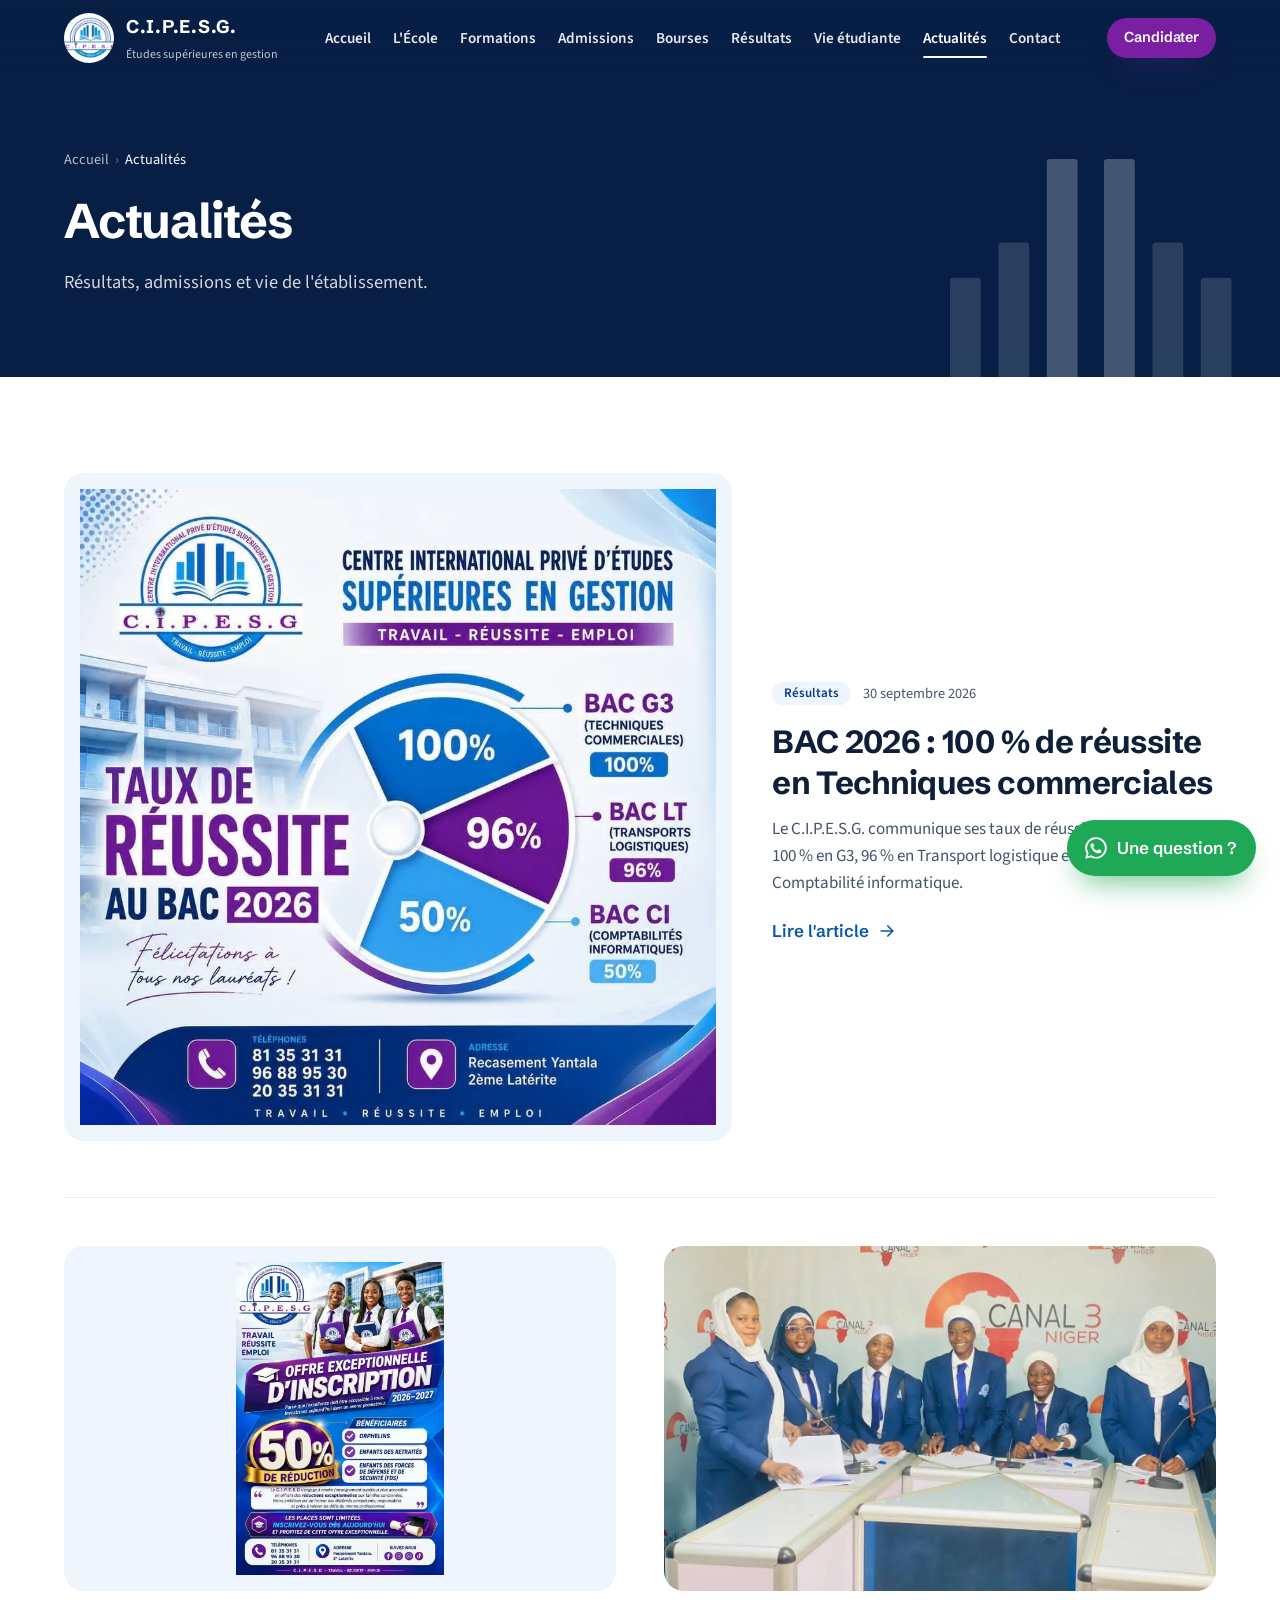
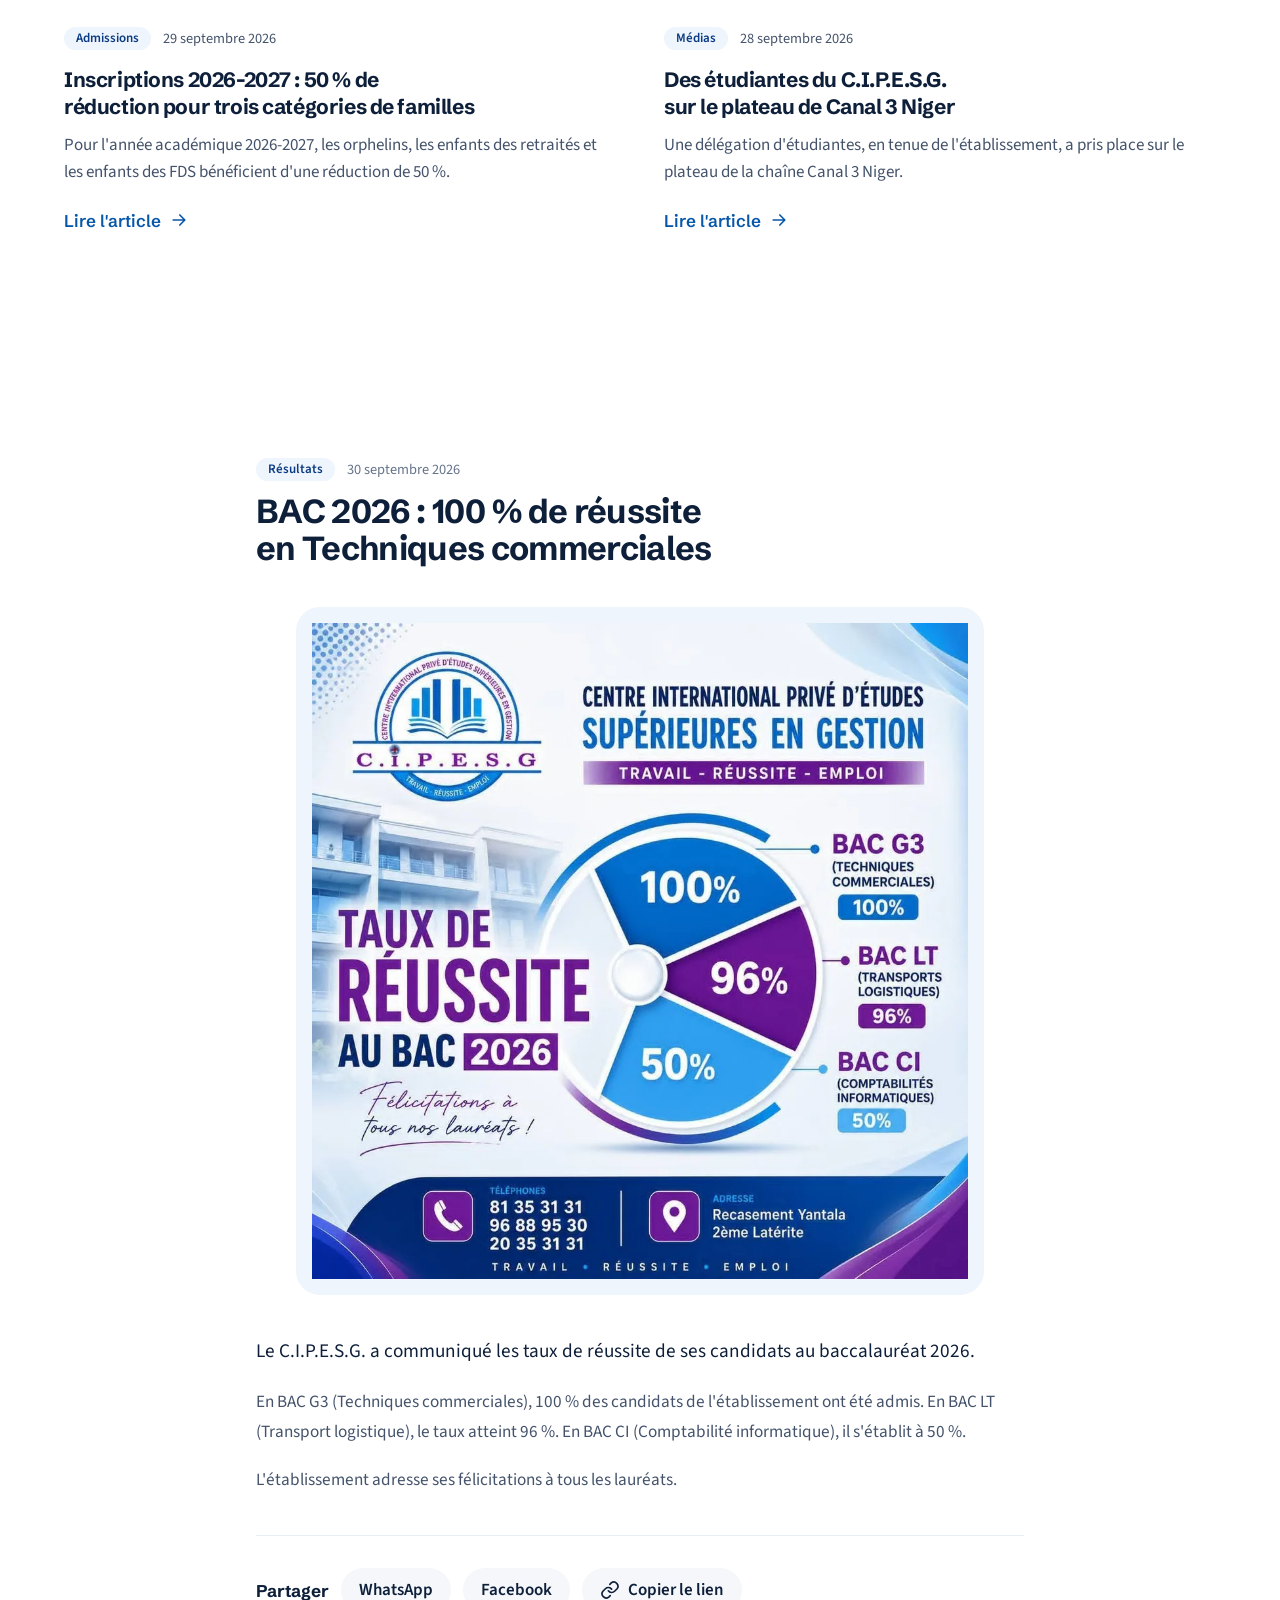
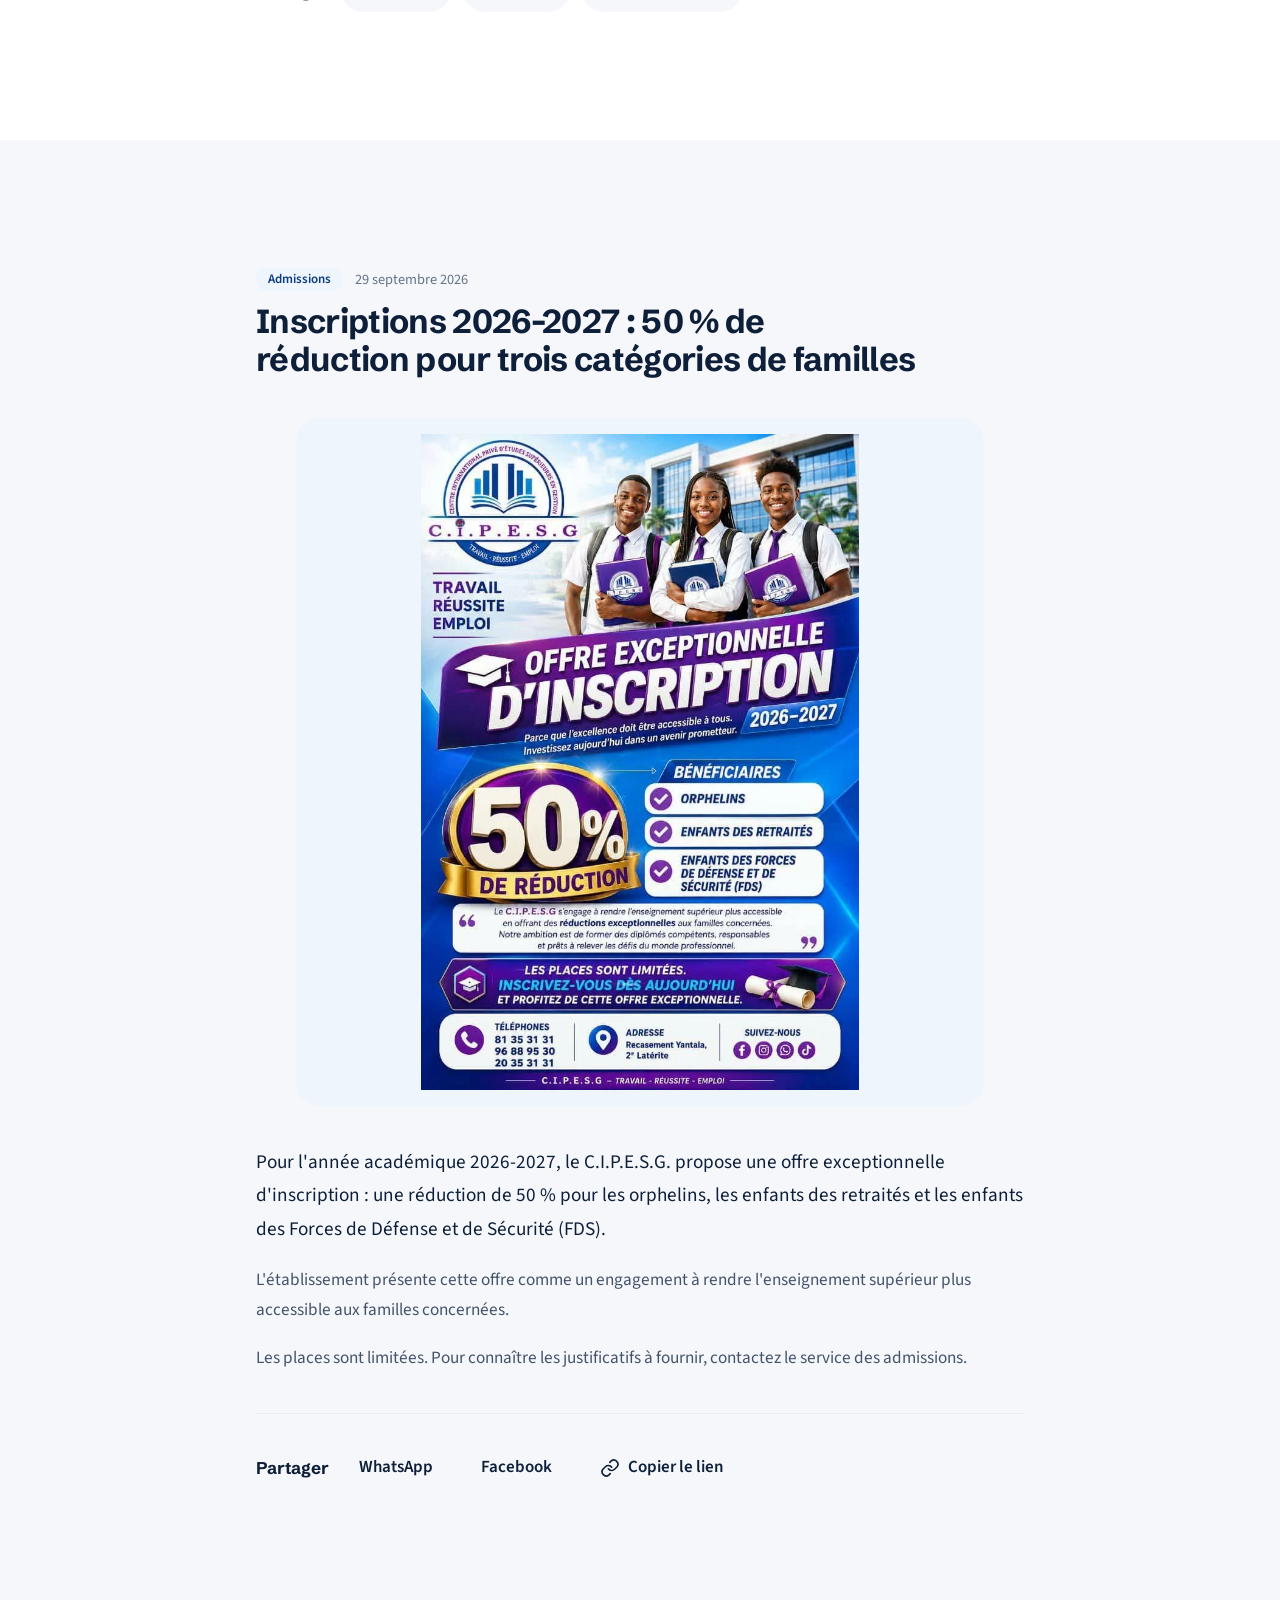
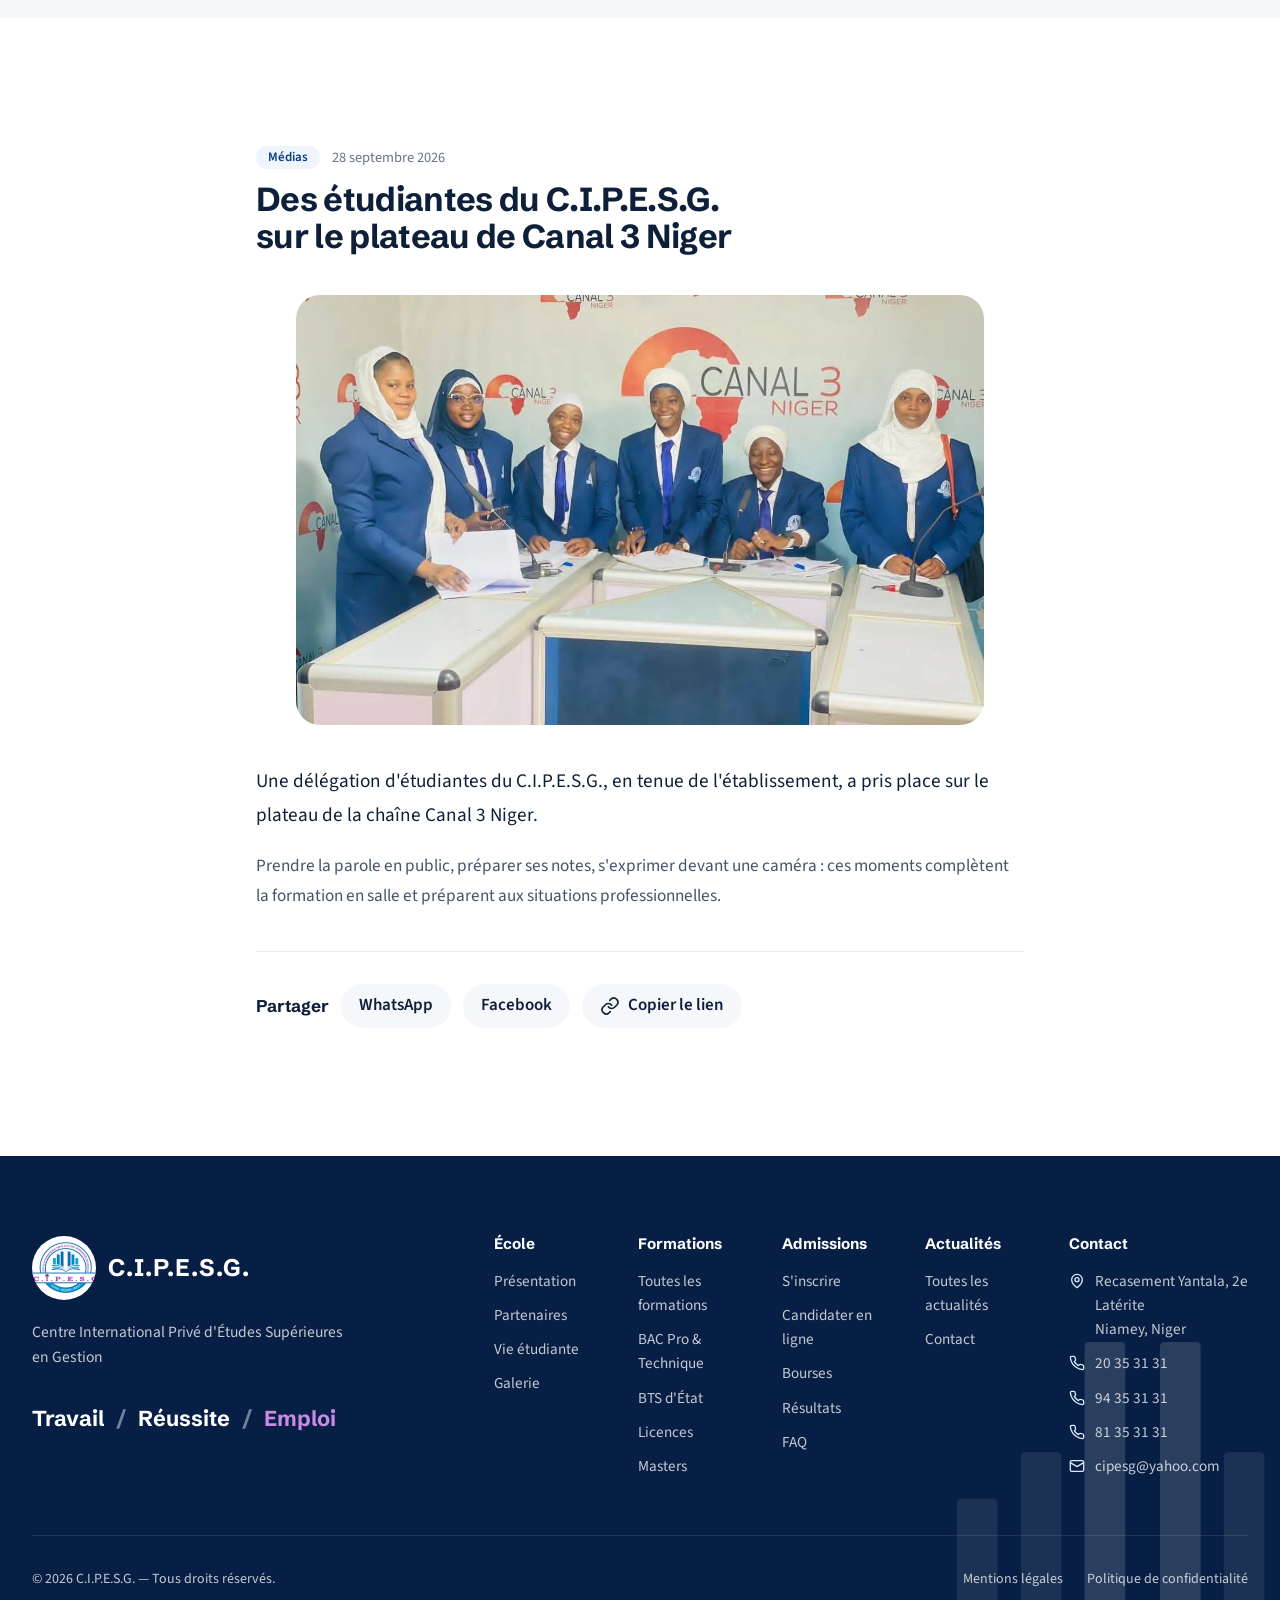
<file: actualites.html>
<!doctype html>
<html lang="fr">
<head>
<meta charset="utf-8">
<meta name="viewport" content="width=device-width, initial-scale=1, viewport-fit=cover">
<title>Actualités | C.I.P.E.S.G.</title>
<meta name="description" content="Résultats, admissions, médias et vie de l'établissement : les actualités du C.I.P.E.S.G.">
<link rel="canonical" href="https://www.cipesg.com/actualites">
<meta name="theme-color" content="#071F45">
<meta property="og:type" content="website"><meta property="og:locale" content="fr_FR"><meta property="og:site_name" content="C.I.P.E.S.G.">
<meta property="og:title" content="Actualités | C.I.P.E.S.G."><meta property="og:description" content="Résultats, admissions, médias et vie de l'établissement : les actualités du C.I.P.E.S.G."><meta property="og:url" content="https://www.cipesg.com/actualites"><meta property="og:image" content="https://www.cipesg.com/images/campus-promotion.webp">
<meta name="twitter:card" content="summary_large_image"><meta name="twitter:title" content="Actualités | C.I.P.E.S.G."><meta name="twitter:description" content="Résultats, admissions, médias et vie de l'établissement : les actualités du C.I.P.E.S.G."><meta name="twitter:image" content="https://www.cipesg.com/images/campus-promotion.webp">
<link rel="icon" href="images/favicon.png">
<link rel="preconnect" href="https://fonts.googleapis.com"><link rel="preconnect" href="https://fonts.gstatic.com" crossorigin>
<link rel="stylesheet" href="https://fonts.googleapis.com/css2?family=Schibsted+Grotesk:wght@500;600;700&family=Source+Sans+3:wght@400;500;600&display=swap">
<link rel="stylesheet" href="assets/style.css">
<script type="application/ld+json">[{"@context": "https://schema.org", "@type": ["EducationalOrganization", "CollegeOrUniversity"], "name": "Centre International Privé d'Études Supérieures en Gestion", "alternateName": "C.I.P.E.S.G.", "url": "https://www.cipesg.com", "logo": "https://www.cipesg.com/images/logo.webp", "email": "cipesg@yahoo.com", "telephone": ["+227 20 35 31 31", "+227 94 35 31 31", "+227 81 35 31 31", "+227 93 55 25 65", "+227 96 88 95 30"], "slogan": "Travail - Réussite - Emploi", "address": {"@type": "PostalAddress", "streetAddress": "Recasement Yantala, 2e Latérite", "addressLocality": "Niamey", "addressCountry": "NE"}}, {"@context": "https://schema.org", "@type": "Article", "headline": "BAC 2026 : 100 % de réussite en Techniques commerciales", "description": "Le C.I.P.E.S.G. communique ses taux de réussite au BAC 2026 : 100 % en G3, 96 % en Transport logistique et 50 % en Comptabilité informatique.", "datePublished": "2026-09-30", "image": "https://www.cipesg.com/images/affiche-resultats-2026.webp", "mainEntityOfPage": "https://www.cipesg.com/actualites#resultats-bac-2026", "author": {"@type": "Organization", "name": "C.I.P.E.S.G."}, "publisher": {"@type": "Organization", "name": "C.I.P.E.S.G.", "logo": {"@type": "ImageObject", "url": "https://www.cipesg.com/images/logo.webp"}}}, {"@context": "https://schema.org", "@type": "Article", "headline": "Inscriptions 2026-2027 : 50 % de réduction pour trois catégories de familles", "description": "Pour l'année académique 2026-2027, les orphelins, les enfants des retraités et les enfants des FDS bénéficient d'une réduction de 50 %.", "datePublished": "2026-09-29", "image": "https://www.cipesg.com/images/affiche-offre-2026.webp", "mainEntityOfPage": "https://www.cipesg.com/actualites#offre-inscription-2026-2027", "author": {"@type": "Organization", "name": "C.I.P.E.S.G."}, "publisher": {"@type": "Organization", "name": "C.I.P.E.S.G.", "logo": {"@type": "ImageObject", "url": "https://www.cipesg.com/images/logo.webp"}}}, {"@context": "https://schema.org", "@type": "Article", "headline": "Des étudiantes du C.I.P.E.S.G. sur le plateau de Canal 3 Niger", "description": "Une délégation d'étudiantes, en tenue de l'établissement, a pris place sur le plateau de la chaîne Canal 3 Niger.", "datePublished": "2026-09-28", "image": "https://www.cipesg.com/images/plateau-canal3.webp", "mainEntityOfPage": "https://www.cipesg.com/actualites#canal-3-niger", "author": {"@type": "Organization", "name": "C.I.P.E.S.G."}, "publisher": {"@type": "Organization", "name": "C.I.P.E.S.G.", "logo": {"@type": "ImageObject", "url": "https://www.cipesg.com/images/logo.webp"}}}, {"@context": "https://schema.org", "@type": "BreadcrumbList", "itemListElement": [{"@type": "ListItem", "position": 1, "name": "Accueil", "item": "https://www.cipesg.com/"}, {"@type": "ListItem", "position": 2, "name": "Actualités", "item": "https://www.cipesg.com/actualites"}]}]</script>
</head>
<body>
<a class="skip" href="#contenu">Aller au contenu</a>
<div class="progress" aria-hidden="true"></div>
<header class="header"><div class="container header__in">
  <a class="brand" href="index.html" aria-label="C.I.P.E.S.G. — accueil"><img src="images/logo.webp" alt="" width="50" height="50"><span><b>C.I.P.E.S.G.</b><small>Études supérieures en gestion</small></span></a>
  <nav class="nav" aria-label="Navigation principale"><ul><li><a href="index.html">Accueil</a></li><li><a href="ecole.html">L'École</a></li><li><a href="formations.html">Formations</a></li><li><a href="admissions.html">Admissions</a></li><li><a href="bourses.html">Bourses</a></li><li><a href="resultats.html">Résultats</a></li><li><a href="vie-etudiante.html">Vie étudiante</a></li><li><a href="actualites.html" aria-current=page>Actualités</a></li><li><a href="contact.html">Contact</a></li></ul></nav>
  <div class="header__cta"><a class="btn btn--apply btn--sm" href="candidature.html">Candidater</a>
  <button class="burger" type="button" aria-expanded="false" aria-controls="menu" aria-label="Ouvrir le menu"><svg class="icon" viewBox="0 0 24 24" aria-hidden="true"><path d="M4 7h16M4 12h16M4 17h16"/></svg></button></div>
</div></header>
<div class="menu" id="menu" role="dialog" aria-modal="true" aria-label="Menu">
  <nav aria-label="Menu mobile"><ul><li><a href="index.html">Accueil</a></li><li><a href="ecole.html">L'École</a></li><li><a href="formations.html">Formations</a></li><li><a href="admissions.html">Admissions</a></li><li><a href="bourses.html">Bourses</a></li><li><a href="resultats.html">Résultats</a></li><li><a href="vie-etudiante.html">Vie étudiante</a></li><li><a href="actualites.html" aria-current=page>Actualités</a></li><li><a href="contact.html">Contact</a></li></ul></nav>
  <div class="menu__foot">
    <div class="btns"><a class="btn btn--apply btn--lg" href="candidature.html">Candidater maintenant</a><a class="btn btn--ghost-light btn--lg" data-wa target="_blank" rel="noopener">WhatsApp</a></div>
    <ul class="menu__contacts"><li><a href="tel:+22720353131"><svg class="icon" viewBox="0 0 24 24" aria-hidden="true"><path d="M22 16.9v3a2 2 0 0 1-2.2 2 19.8 19.8 0 0 1-8.6-3.1 19.5 19.5 0 0 1-6-6A19.8 19.8 0 0 1 2.1 4.2 2 2 0 0 1 4.1 2h3a2 2 0 0 1 2 1.7c.1 1 .4 1.9.7 2.8a2 2 0 0 1-.5 2.1L8 9.9a16 16 0 0 0 6 6l1.3-1.3a2 2 0 0 1 2.1-.4c.9.3 1.8.6 2.8.7a2 2 0 0 1 1.7 2Z"/></svg> 20 35 31 31</a></li><li><a href="tel:+22794353131"><svg class="icon" viewBox="0 0 24 24" aria-hidden="true"><path d="M22 16.9v3a2 2 0 0 1-2.2 2 19.8 19.8 0 0 1-8.6-3.1 19.5 19.5 0 0 1-6-6A19.8 19.8 0 0 1 2.1 4.2 2 2 0 0 1 4.1 2h3a2 2 0 0 1 2 1.7c.1 1 .4 1.9.7 2.8a2 2 0 0 1-.5 2.1L8 9.9a16 16 0 0 0 6 6l1.3-1.3a2 2 0 0 1 2.1-.4c.9.3 1.8.6 2.8.7a2 2 0 0 1 1.7 2Z"/></svg> 94 35 31 31</a></li><li><a href="tel:+22781353131"><svg class="icon" viewBox="0 0 24 24" aria-hidden="true"><path d="M22 16.9v3a2 2 0 0 1-2.2 2 19.8 19.8 0 0 1-8.6-3.1 19.5 19.5 0 0 1-6-6A19.8 19.8 0 0 1 2.1 4.2 2 2 0 0 1 4.1 2h3a2 2 0 0 1 2 1.7c.1 1 .4 1.9.7 2.8a2 2 0 0 1-.5 2.1L8 9.9a16 16 0 0 0 6 6l1.3-1.3a2 2 0 0 1 2.1-.4c.9.3 1.8.6 2.8.7a2 2 0 0 1 1.7 2Z"/></svg> 81 35 31 31</a></li><li><a href="mailto:cipesg@yahoo.com"><svg class="icon" viewBox="0 0 24 24" aria-hidden="true"><rect x="2" y="4" width="20" height="16" rx="2"/><path d="m22 7-10 6L2 7"/></svg> cipesg@yahoo.com</a></li></ul>
    <ul class="socials mt-1"></ul>
  </div>
</div>
<main id="contenu">
<section class="page-hero"><svg class="bars" viewBox="0 0 132 100" aria-hidden="true" preserveAspectRatio="xMidYMax meet"><rect x="0" y="54" width="14" height="46" rx="1.5"/><rect x="22" y="38" width="14" height="62" rx="1.5"/><rect x="44" y="0" width="14" height="100" rx="1.5"/><rect x="70" y="0" width="14" height="100" rx="1.5"/><rect x="92" y="38" width="14" height="62" rx="1.5"/><rect x="114" y="54" width="14" height="46" rx="1.5"/></svg><div class="container">
<nav class="crumbs" aria-label="Fil d'Ariane"><ol><li><a href="index.html">Accueil</a></li><li aria-current="page">Actualités</li></ol></nav>
<h1 class="display-lg">Actualités</h1><p class="lead">Résultats, admissions et vie de l'établissement.</p>
</div></section>
<section class="section--sm"><div class="container"><article class="news news--featured reveal"><div class="news__img poster"><img src="images/affiche-resultats-2026.webp" alt="Affiche officielle des taux de réussite au BAC 2026" loading="lazy"></div>
<div class="news__body"><p class="news__meta"><span class="badge">Résultats</span><time datetime="2026-09-30">30 septembre 2026</time></p>
<h3><a href="actualites.html#resultats-bac-2026">BAC 2026 : 100 % de réussite en Techniques commerciales</a></h3><p>Le C.I.P.E.S.G. communique ses taux de réussite au BAC 2026 : 100 % en G3, 96 % en Transport logistique et 50 % en Comptabilité informatique.</p><span class="link-arrow">Lire l'article <svg class="icon" viewBox="0 0 24 24" aria-hidden="true"><path d="M5 12h14M13 6l6 6-6 6"/></svg></span></div></article><div class="news-grid"><article class="news reveal"><div class="news__img poster"><img src="images/affiche-offre-2026.webp" alt="Affiche de l'offre exceptionnelle d'inscription 2026-2027" loading="lazy"></div>
<div class="news__body"><p class="news__meta"><span class="badge">Admissions</span><time datetime="2026-09-29">29 septembre 2026</time></p>
<h3><a href="actualites.html#offre-inscription-2026-2027">Inscriptions 2026-2027 : 50 % de réduction pour trois catégories de familles</a></h3><p>Pour l'année académique 2026-2027, les orphelins, les enfants des retraités et les enfants des FDS bénéficient d'une réduction de 50 %.</p><span class="link-arrow">Lire l'article <svg class="icon" viewBox="0 0 24 24" aria-hidden="true"><path d="M5 12h14M13 6l6 6-6 6"/></svg></span></div></article><article class="news reveal"><div class="news__img"><img src="images/plateau-canal3.webp" alt="Six étudiantes du C.I.P.E.S.G. en blazer bleu sur le plateau de Canal 3 Niger" loading="lazy"></div>
<div class="news__body"><p class="news__meta"><span class="badge">Médias</span><time datetime="2026-09-28">28 septembre 2026</time></p>
<h3><a href="actualites.html#canal-3-niger">Des étudiantes du C.I.P.E.S.G. sur le plateau de Canal 3 Niger</a></h3><p>Une délégation d'étudiantes, en tenue de l'établissement, a pris place sur le plateau de la chaîne Canal 3 Niger.</p><span class="link-arrow">Lire l'article <svg class="icon" viewBox="0 0 24 24" aria-hidden="true"><path d="M5 12h14M13 6l6 6-6 6"/></svg></span></div></article></div></div></section><article class="section" id="resultats-bac-2026" aria-labelledby="h-resultats-bac-2026"><div class="container" style="max-width:52rem">
<p class="news__meta"><span class="badge">Résultats</span><time datetime="2026-09-30">30 septembre 2026</time></p>
<h2 id="h-resultats-bac-2026" class="display-md mt-1">BAC 2026 : 100 % de réussite en Techniques commerciales</h2>
<figure class="frame mt-3" style="aspect-ratio:1;background:var(--blue-50)"><img src="images/affiche-resultats-2026.webp" alt="Affiche officielle des taux de réussite au BAC 2026" loading="lazy" style="object-fit:contain;padding:16px"></figure>
<div class="prose mt-3"><p>Le C.I.P.E.S.G. a communiqué les taux de réussite de ses candidats au baccalauréat 2026.</p><p>En BAC G3 (Techniques commerciales), 100 % des candidats de l'établissement ont été admis. En BAC LT (Transport logistique), le taux atteint 96 %. En BAC CI (Comptabilité informatique), il s'établit à 50 %.</p><p>L'établissement adresse ses félicitations à tous les lauréats.</p></div>
<div class="share"><b style="font-family:var(--display)">Partager</b>
<a href="https://wa.me/?text=BAC%202026%20:%20100%20%%20de%20réussite%20en%20Techniques%20commerciales%20https://www.cipesg.com/actualites%23resultats-bac-2026" target="_blank" rel="noopener">WhatsApp</a>
<a href="https://www.facebook.com/sharer/sharer.php?u=https://www.cipesg.com/actualites%23resultats-bac-2026" target="_blank" rel="noopener">Facebook</a>
<button type="button" data-copy="#resultats-bac-2026"><svg class="icon" viewBox="0 0 24 24" aria-hidden="true"><path d="M10 13a5 5 0 0 0 7.5.5l3-3a5 5 0 0 0-7-7l-1.7 1.7"/><path d="M14 11a5 5 0 0 0-7.5-.5l-3 3a5 5 0 0 0 7 7l1.7-1.7"/></svg><span> Copier le lien</span></button></div>
</div></article><article class="section bg-mist" id="offre-inscription-2026-2027" aria-labelledby="h-offre-inscription-2026-2027"><div class="container" style="max-width:52rem">
<p class="news__meta"><span class="badge">Admissions</span><time datetime="2026-09-29">29 septembre 2026</time></p>
<h2 id="h-offre-inscription-2026-2027" class="display-md mt-1">Inscriptions 2026-2027 : 50 % de réduction pour trois catégories de familles</h2>
<figure class="frame mt-3" style="aspect-ratio:1;background:var(--blue-50)"><img src="images/affiche-offre-2026.webp" alt="Affiche de l'offre exceptionnelle d'inscription 2026-2027" loading="lazy" style="object-fit:contain;padding:16px"></figure>
<div class="prose mt-3"><p>Pour l'année académique 2026-2027, le C.I.P.E.S.G. propose une offre exceptionnelle d'inscription : une réduction de 50 % pour les orphelins, les enfants des retraités et les enfants des Forces de Défense et de Sécurité (FDS).</p><p>L'établissement présente cette offre comme un engagement à rendre l'enseignement supérieur plus accessible aux familles concernées.</p><p>Les places sont limitées. Pour connaître les justificatifs à fournir, contactez le service des admissions.</p></div>
<div class="share"><b style="font-family:var(--display)">Partager</b>
<a href="https://wa.me/?text=Inscriptions%202026-2027%20:%2050%20%%20de%20réduction%20pour%20trois%20catégories%20de%20familles%20https://www.cipesg.com/actualites%23offre-inscription-2026-2027" target="_blank" rel="noopener">WhatsApp</a>
<a href="https://www.facebook.com/sharer/sharer.php?u=https://www.cipesg.com/actualites%23offre-inscription-2026-2027" target="_blank" rel="noopener">Facebook</a>
<button type="button" data-copy="#offre-inscription-2026-2027"><svg class="icon" viewBox="0 0 24 24" aria-hidden="true"><path d="M10 13a5 5 0 0 0 7.5.5l3-3a5 5 0 0 0-7-7l-1.7 1.7"/><path d="M14 11a5 5 0 0 0-7.5-.5l-3 3a5 5 0 0 0 7 7l1.7-1.7"/></svg><span> Copier le lien</span></button></div>
</div></article><article class="section" id="canal-3-niger" aria-labelledby="h-canal-3-niger"><div class="container" style="max-width:52rem">
<p class="news__meta"><span class="badge">Médias</span><time datetime="2026-09-28">28 septembre 2026</time></p>
<h2 id="h-canal-3-niger" class="display-md mt-1">Des étudiantes du C.I.P.E.S.G. sur le plateau de Canal 3 Niger</h2>
<figure class="frame mt-3" style="aspect-ratio:16/10"><img src="images/plateau-canal3.webp" alt="Six étudiantes du C.I.P.E.S.G. en blazer bleu sur le plateau de Canal 3 Niger" loading="lazy" style=""></figure>
<div class="prose mt-3"><p>Une délégation d'étudiantes du C.I.P.E.S.G., en tenue de l'établissement, a pris place sur le plateau de la chaîne Canal 3 Niger.</p><p>Prendre la parole en public, préparer ses notes, s'exprimer devant une caméra : ces moments complètent la formation en salle et préparent aux situations professionnelles.</p></div>
<div class="share"><b style="font-family:var(--display)">Partager</b>
<a href="https://wa.me/?text=Des%20étudiantes%20du%20C.I.P.E.S.G.%20sur%20le%20plateau%20de%20Canal%203%20Niger%20https://www.cipesg.com/actualites%23canal-3-niger" target="_blank" rel="noopener">WhatsApp</a>
<a href="https://www.facebook.com/sharer/sharer.php?u=https://www.cipesg.com/actualites%23canal-3-niger" target="_blank" rel="noopener">Facebook</a>
<button type="button" data-copy="#canal-3-niger"><svg class="icon" viewBox="0 0 24 24" aria-hidden="true"><path d="M10 13a5 5 0 0 0 7.5.5l3-3a5 5 0 0 0-7-7l-1.7 1.7"/><path d="M14 11a5 5 0 0 0-7.5-.5l-3 3a5 5 0 0 0 7 7l1.7-1.7"/></svg><span> Copier le lien</span></button></div>
</div></article>
</main>
<footer class="footer"><svg class="bars" viewBox="0 0 132 100" aria-hidden="true" preserveAspectRatio="xMidYMax meet"><rect x="0" y="54" width="14" height="46" rx="1.5"/><rect x="22" y="38" width="14" height="62" rx="1.5"/><rect x="44" y="0" width="14" height="100" rx="1.5"/><rect x="70" y="0" width="14" height="100" rx="1.5"/><rect x="92" y="38" width="14" height="62" rx="1.5"/><rect x="114" y="54" width="14" height="46" rx="1.5"/></svg><div class="container footer__in">
  <div class="footer__top">
    <div><a class="brand" href="index.html"><img src="images/logo.webp" alt="Logo C.I.P.E.S.G." width="64" height="64" loading="lazy"><span><b>C.I.P.E.S.G.</b></span></a>
      <p class="footer__name">Centre International Privé d'Études Supérieures en Gestion</p>
      <p class="footer__sig">Travail <i>/</i> Réussite <i>/</i> <em>Emploi</em></p></div>
    <div class="footer__cols">
      <div><h2>École</h2><ul><li><a href="ecole.html">Présentation</a></li><li><a href="ecole.html#partenaires">Partenaires</a></li><li><a href="vie-etudiante.html">Vie étudiante</a></li><li><a href="galerie.html">Galerie</a></li></ul></div>
      <div><h2>Formations</h2><ul><li><a href="formations.html">Toutes les formations</a></li><li><a href="formations.html#bac">BAC Pro & Technique</a></li><li><a href="formations.html#bts">BTS d'État</a></li><li><a href="formations.html#lic">Licences</a></li><li><a href="formations.html#mas">Masters</a></li></ul></div>
      <div><h2>Admissions</h2><ul><li><a href="admissions.html">S'inscrire</a></li><li><a href="candidature.html">Candidater en ligne</a></li><li><a href="bourses.html">Bourses</a></li><li><a href="resultats.html">Résultats</a></li><li><a href="faq.html">FAQ</a></li></ul></div>
      <div><h2>Actualités</h2><ul><li><a href="actualites.html">Toutes les actualités</a></li><li><a href="contact.html">Contact</a></li></ul></div>
      <div class="footer__contact"><h2>Contact</h2><ul>
        <li><svg class="icon" viewBox="0 0 24 24" aria-hidden="true"><path d="M20 10c0 6-8 12-8 12s-8-6-8-12a8 8 0 0 1 16 0Z"/><circle cx="12" cy="10" r="3"/></svg><span>Recasement Yantala, 2e Latérite<br>Niamey, Niger</span></li>
        <li><svg class="icon" viewBox="0 0 24 24" aria-hidden="true"><path d="M22 16.9v3a2 2 0 0 1-2.2 2 19.8 19.8 0 0 1-8.6-3.1 19.5 19.5 0 0 1-6-6A19.8 19.8 0 0 1 2.1 4.2 2 2 0 0 1 4.1 2h3a2 2 0 0 1 2 1.7c.1 1 .4 1.9.7 2.8a2 2 0 0 1-.5 2.1L8 9.9a16 16 0 0 0 6 6l1.3-1.3a2 2 0 0 1 2.1-.4c.9.3 1.8.6 2.8.7a2 2 0 0 1 1.7 2Z"/></svg><a href="tel:+22720353131">20 35 31 31</a></li><li><svg class="icon" viewBox="0 0 24 24" aria-hidden="true"><path d="M22 16.9v3a2 2 0 0 1-2.2 2 19.8 19.8 0 0 1-8.6-3.1 19.5 19.5 0 0 1-6-6A19.8 19.8 0 0 1 2.1 4.2 2 2 0 0 1 4.1 2h3a2 2 0 0 1 2 1.7c.1 1 .4 1.9.7 2.8a2 2 0 0 1-.5 2.1L8 9.9a16 16 0 0 0 6 6l1.3-1.3a2 2 0 0 1 2.1-.4c.9.3 1.8.6 2.8.7a2 2 0 0 1 1.7 2Z"/></svg><a href="tel:+22794353131">94 35 31 31</a></li><li><svg class="icon" viewBox="0 0 24 24" aria-hidden="true"><path d="M22 16.9v3a2 2 0 0 1-2.2 2 19.8 19.8 0 0 1-8.6-3.1 19.5 19.5 0 0 1-6-6A19.8 19.8 0 0 1 2.1 4.2 2 2 0 0 1 4.1 2h3a2 2 0 0 1 2 1.7c.1 1 .4 1.9.7 2.8a2 2 0 0 1-.5 2.1L8 9.9a16 16 0 0 0 6 6l1.3-1.3a2 2 0 0 1 2.1-.4c.9.3 1.8.6 2.8.7a2 2 0 0 1 1.7 2Z"/></svg><a href="tel:+22781353131">81 35 31 31</a></li>
        <li><svg class="icon" viewBox="0 0 24 24" aria-hidden="true"><rect x="2" y="4" width="20" height="16" rx="2"/><path d="m22 7-10 6L2 7"/></svg><a href="mailto:cipesg@yahoo.com">cipesg@yahoo.com</a></li></ul></div>
    </div>
  </div>
  <ul class="socials mt-3"></ul>
  <div class="footer__bottom"><p>© <span data-year>2026</span> C.I.P.E.S.G. — Tous droits réservés.</p>
    <ul><li><a href="mentions-legales.html">Mentions légales</a></li><li><a href="mentions-legales.html#confidentialite">Politique de confidentialité</a></li></ul></div>
</div></footer>
<div class="floating">
  <button class="to-top" type="button" aria-label="Retour en haut de page"><svg class="icon" viewBox="0 0 24 24" aria-hidden="true"><path d="m18 15-6-6-6 6"/></svg></button>
  <a class="wa" data-wa target="_blank" rel="noopener" aria-label="Écrire au C.I.P.E.S.G. sur WhatsApp"><svg viewBox="0 0 24 24" aria-hidden="true"><path d="M12 2a9.9 9.9 0 0 0-8.6 14.9L2 22l5.3-1.4A9.9 9.9 0 1 0 12 2Zm0 18.2a8.2 8.2 0 0 1-4.2-1.2l-.3-.2-3.1.8.8-3-.2-.3A8.2 8.2 0 1 1 12 20.2Zm4.5-6.2c-.2-.1-1.5-.7-1.7-.8-.2-.1-.4-.1-.6.1l-.8 1c-.1.2-.3.2-.5.1a6.7 6.7 0 0 1-3.4-2.9c-.3-.4.3-.4.8-1.3.1-.2 0-.3 0-.4l-.8-1.8c-.2-.5-.4-.4-.6-.4h-.5a.9.9 0 0 0-.6.3 2.7 2.7 0 0 0-.9 2.1c0 1.2.9 2.4 1 2.6.1.2 1.8 2.7 4.2 3.7 1.6.7 2.2.7 3 .6.5-.1 1.5-.6 1.7-1.2.2-.6.2-1.1.1-1.2l-.4-.2Z"/></svg><span>Une question ?</span></a>
</div>
<script src="assets/main.js" defer></script>
</body>
</html>
</file>
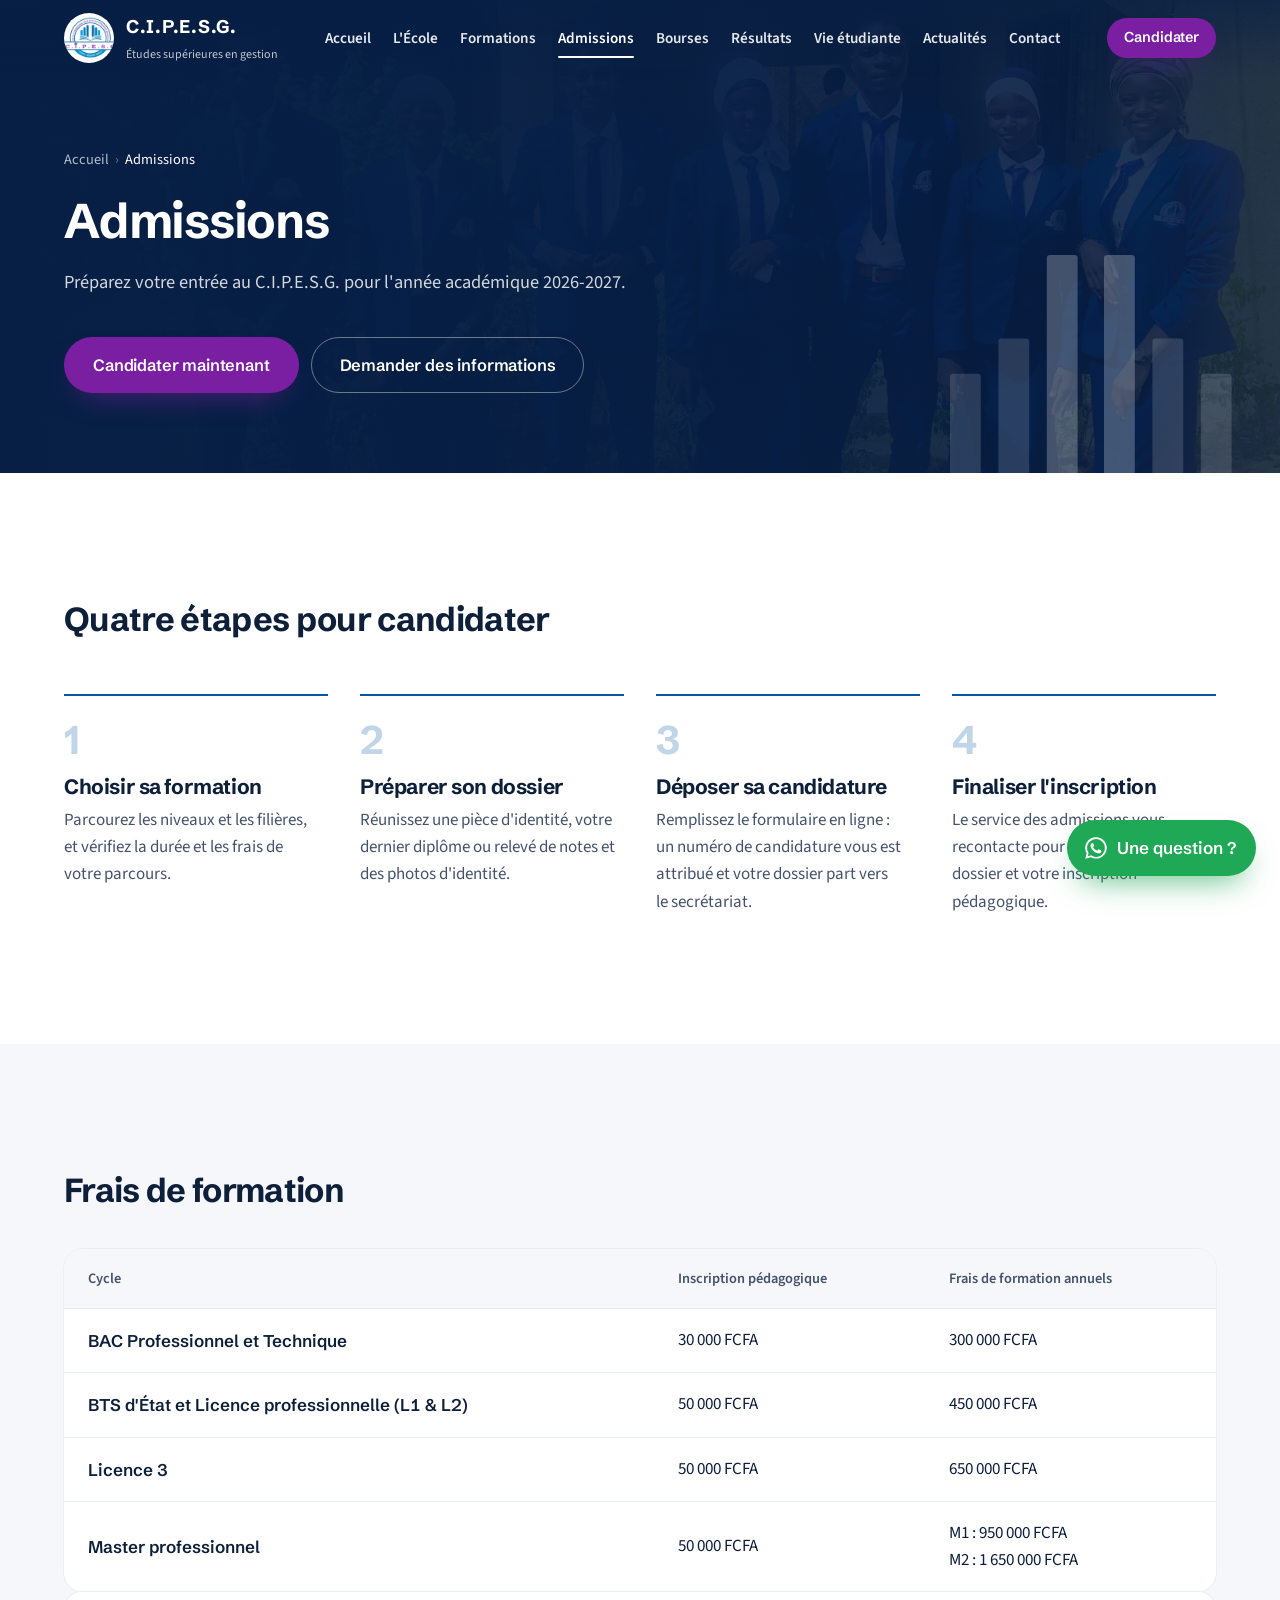
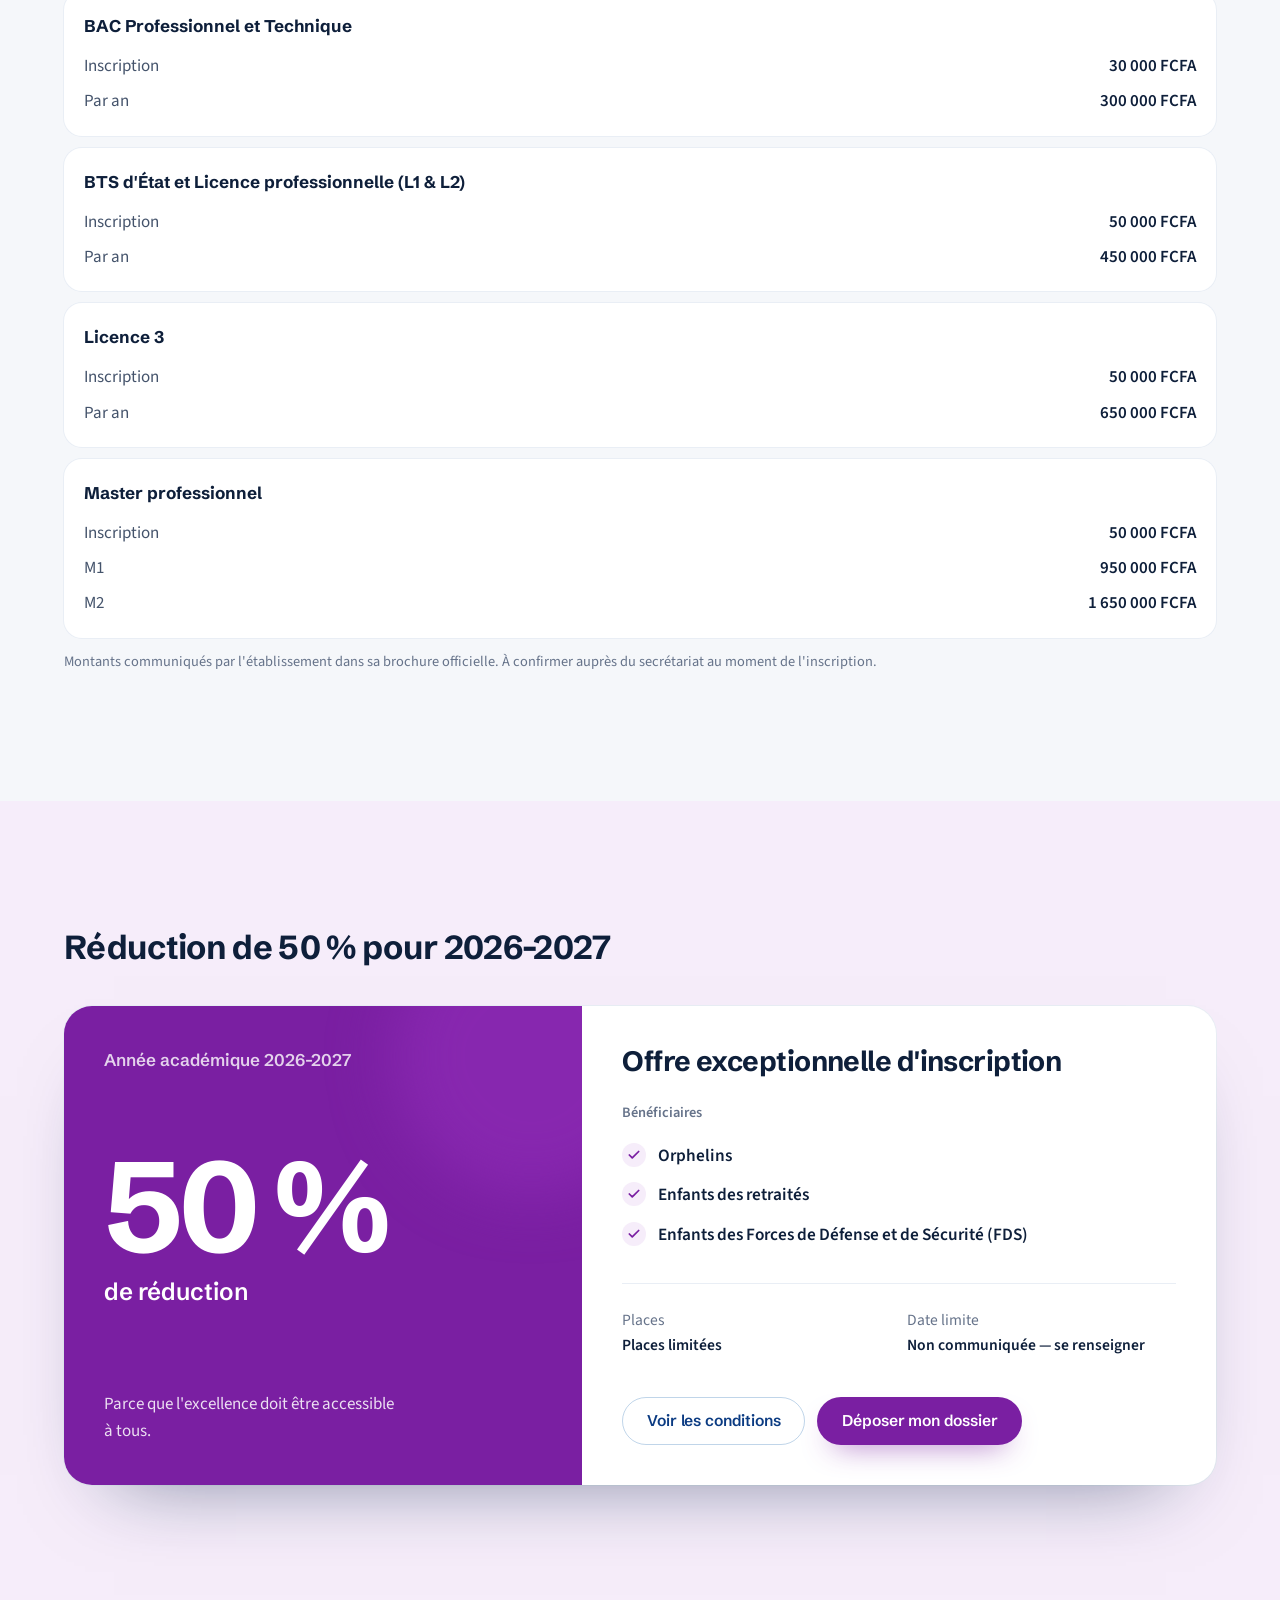
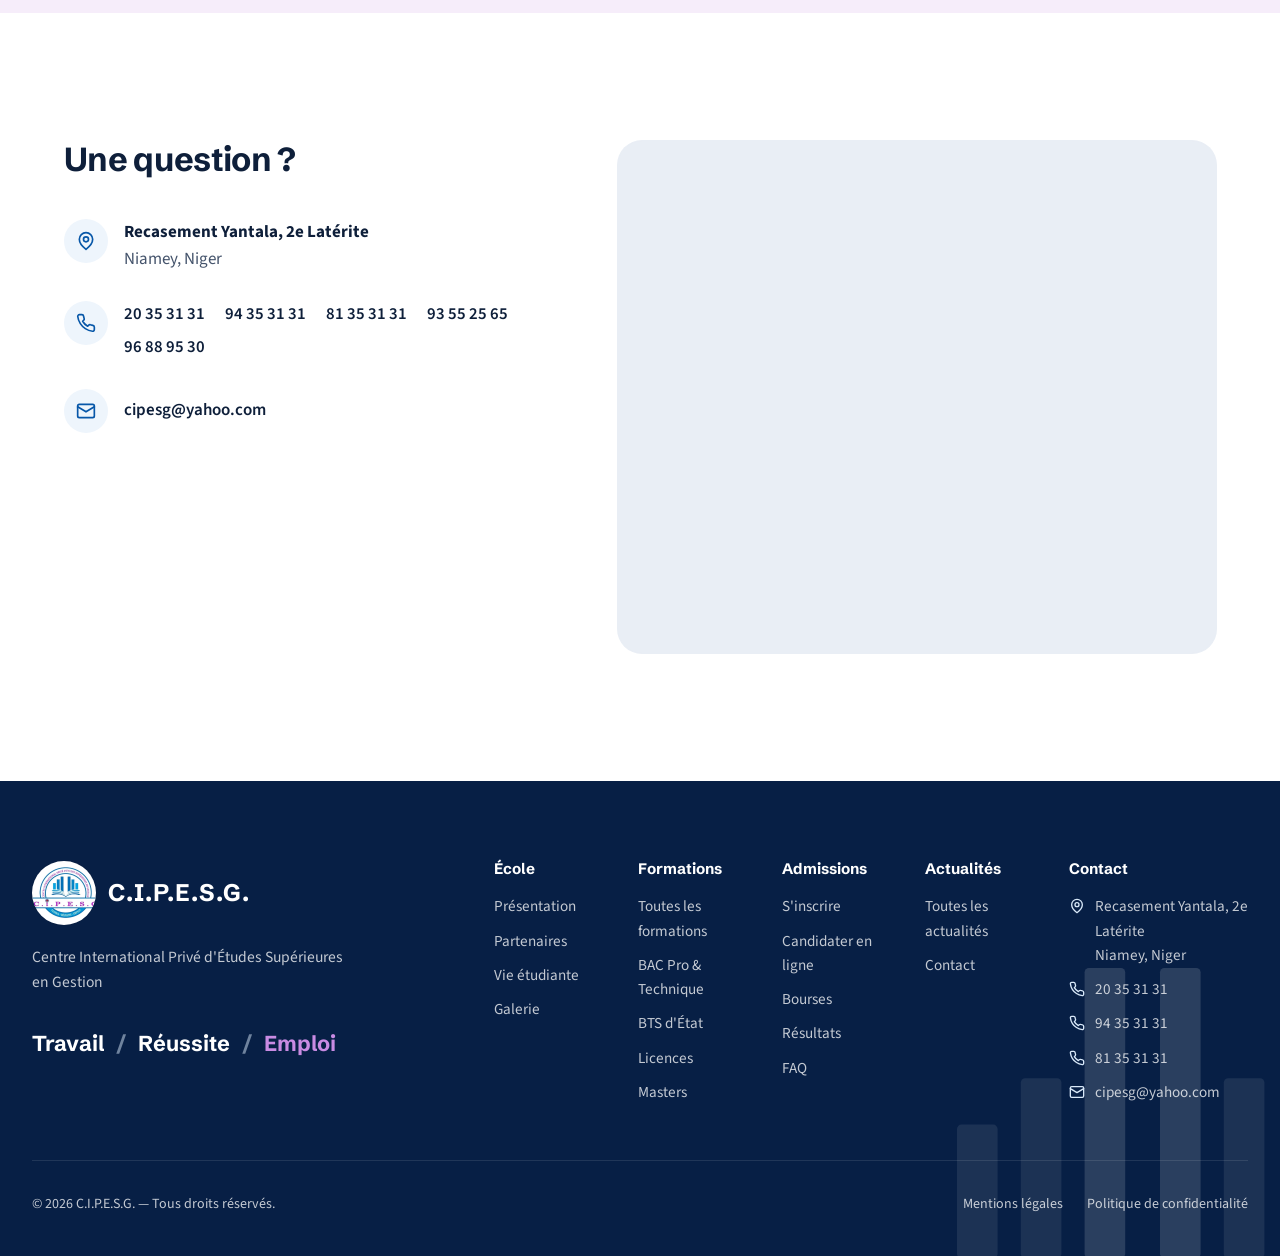
<file: admissions.html>
<!doctype html>
<html lang="fr">
<head>
<meta charset="utf-8">
<meta name="viewport" content="width=device-width, initial-scale=1, viewport-fit=cover">
<title>Admissions | C.I.P.E.S.G.</title>
<meta name="description" content="Comment s'inscrire au C.I.P.E.S.G. : étapes de candidature, documents à fournir, frais de formation et réductions 2026-2027.">
<link rel="canonical" href="https://www.cipesg.com/admissions">
<meta name="theme-color" content="#071F45">
<meta property="og:type" content="website"><meta property="og:locale" content="fr_FR"><meta property="og:site_name" content="C.I.P.E.S.G.">
<meta property="og:title" content="Admissions | C.I.P.E.S.G."><meta property="og:description" content="Comment s'inscrire au C.I.P.E.S.G. : étapes de candidature, documents à fournir, frais de formation et réductions 2026-2027."><meta property="og:url" content="https://www.cipesg.com/admissions"><meta property="og:image" content="https://www.cipesg.com/images/campus-promotion.webp">
<meta name="twitter:card" content="summary_large_image"><meta name="twitter:title" content="Admissions | C.I.P.E.S.G."><meta name="twitter:description" content="Comment s'inscrire au C.I.P.E.S.G. : étapes de candidature, documents à fournir, frais de formation et réductions 2026-2027."><meta name="twitter:image" content="https://www.cipesg.com/images/campus-promotion.webp">
<link rel="icon" href="images/favicon.png">
<link rel="preconnect" href="https://fonts.googleapis.com"><link rel="preconnect" href="https://fonts.gstatic.com" crossorigin>
<link rel="stylesheet" href="https://fonts.googleapis.com/css2?family=Schibsted+Grotesk:wght@500;600;700&family=Source+Sans+3:wght@400;500;600&display=swap">
<link rel="stylesheet" href="assets/style.css">
<script type="application/ld+json">[{"@context": "https://schema.org", "@type": ["EducationalOrganization", "CollegeOrUniversity"], "name": "Centre International Privé d'Études Supérieures en Gestion", "alternateName": "C.I.P.E.S.G.", "url": "https://www.cipesg.com", "logo": "https://www.cipesg.com/images/logo.webp", "email": "cipesg@yahoo.com", "telephone": ["+227 20 35 31 31", "+227 94 35 31 31", "+227 81 35 31 31", "+227 93 55 25 65", "+227 96 88 95 30"], "slogan": "Travail - Réussite - Emploi", "address": {"@type": "PostalAddress", "streetAddress": "Recasement Yantala, 2e Latérite", "addressLocality": "Niamey", "addressCountry": "NE"}}, {"@context": "https://schema.org", "@type": "BreadcrumbList", "itemListElement": [{"@type": "ListItem", "position": 1, "name": "Accueil", "item": "https://www.cipesg.com/"}, {"@type": "ListItem", "position": 2, "name": "Admissions", "item": "https://www.cipesg.com/admissions"}]}]</script>
</head>
<body>
<a class="skip" href="#contenu">Aller au contenu</a>
<div class="progress" aria-hidden="true"></div>
<header class="header"><div class="container header__in">
  <a class="brand" href="index.html" aria-label="C.I.P.E.S.G. — accueil"><img src="images/logo.webp" alt="" width="50" height="50"><span><b>C.I.P.E.S.G.</b><small>Études supérieures en gestion</small></span></a>
  <nav class="nav" aria-label="Navigation principale"><ul><li><a href="index.html">Accueil</a></li><li><a href="ecole.html">L'École</a></li><li><a href="formations.html">Formations</a></li><li><a href="admissions.html" aria-current=page>Admissions</a></li><li><a href="bourses.html">Bourses</a></li><li><a href="resultats.html">Résultats</a></li><li><a href="vie-etudiante.html">Vie étudiante</a></li><li><a href="actualites.html">Actualités</a></li><li><a href="contact.html">Contact</a></li></ul></nav>
  <div class="header__cta"><a class="btn btn--apply btn--sm" href="candidature.html">Candidater</a>
  <button class="burger" type="button" aria-expanded="false" aria-controls="menu" aria-label="Ouvrir le menu"><svg class="icon" viewBox="0 0 24 24" aria-hidden="true"><path d="M4 7h16M4 12h16M4 17h16"/></svg></button></div>
</div></header>
<div class="menu" id="menu" role="dialog" aria-modal="true" aria-label="Menu">
  <nav aria-label="Menu mobile"><ul><li><a href="index.html">Accueil</a></li><li><a href="ecole.html">L'École</a></li><li><a href="formations.html">Formations</a></li><li><a href="admissions.html" aria-current=page>Admissions</a></li><li><a href="bourses.html">Bourses</a></li><li><a href="resultats.html">Résultats</a></li><li><a href="vie-etudiante.html">Vie étudiante</a></li><li><a href="actualites.html">Actualités</a></li><li><a href="contact.html">Contact</a></li></ul></nav>
  <div class="menu__foot">
    <div class="btns"><a class="btn btn--apply btn--lg" href="candidature.html">Candidater maintenant</a><a class="btn btn--ghost-light btn--lg" data-wa target="_blank" rel="noopener">WhatsApp</a></div>
    <ul class="menu__contacts"><li><a href="tel:+22720353131"><svg class="icon" viewBox="0 0 24 24" aria-hidden="true"><path d="M22 16.9v3a2 2 0 0 1-2.2 2 19.8 19.8 0 0 1-8.6-3.1 19.5 19.5 0 0 1-6-6A19.8 19.8 0 0 1 2.1 4.2 2 2 0 0 1 4.1 2h3a2 2 0 0 1 2 1.7c.1 1 .4 1.9.7 2.8a2 2 0 0 1-.5 2.1L8 9.9a16 16 0 0 0 6 6l1.3-1.3a2 2 0 0 1 2.1-.4c.9.3 1.8.6 2.8.7a2 2 0 0 1 1.7 2Z"/></svg> 20 35 31 31</a></li><li><a href="tel:+22794353131"><svg class="icon" viewBox="0 0 24 24" aria-hidden="true"><path d="M22 16.9v3a2 2 0 0 1-2.2 2 19.8 19.8 0 0 1-8.6-3.1 19.5 19.5 0 0 1-6-6A19.8 19.8 0 0 1 2.1 4.2 2 2 0 0 1 4.1 2h3a2 2 0 0 1 2 1.7c.1 1 .4 1.9.7 2.8a2 2 0 0 1-.5 2.1L8 9.9a16 16 0 0 0 6 6l1.3-1.3a2 2 0 0 1 2.1-.4c.9.3 1.8.6 2.8.7a2 2 0 0 1 1.7 2Z"/></svg> 94 35 31 31</a></li><li><a href="tel:+22781353131"><svg class="icon" viewBox="0 0 24 24" aria-hidden="true"><path d="M22 16.9v3a2 2 0 0 1-2.2 2 19.8 19.8 0 0 1-8.6-3.1 19.5 19.5 0 0 1-6-6A19.8 19.8 0 0 1 2.1 4.2 2 2 0 0 1 4.1 2h3a2 2 0 0 1 2 1.7c.1 1 .4 1.9.7 2.8a2 2 0 0 1-.5 2.1L8 9.9a16 16 0 0 0 6 6l1.3-1.3a2 2 0 0 1 2.1-.4c.9.3 1.8.6 2.8.7a2 2 0 0 1 1.7 2Z"/></svg> 81 35 31 31</a></li><li><a href="mailto:cipesg@yahoo.com"><svg class="icon" viewBox="0 0 24 24" aria-hidden="true"><rect x="2" y="4" width="20" height="16" rx="2"/><path d="m22 7-10 6L2 7"/></svg> cipesg@yahoo.com</a></li></ul>
    <ul class="socials mt-1"></ul>
  </div>
</div>
<main id="contenu">
<section class="page-hero"><div class="page-hero__img"><img src="images/campus-promotion.webp" alt="" fetchpriority="high"></div><svg class="bars" viewBox="0 0 132 100" aria-hidden="true" preserveAspectRatio="xMidYMax meet"><rect x="0" y="54" width="14" height="46" rx="1.5"/><rect x="22" y="38" width="14" height="62" rx="1.5"/><rect x="44" y="0" width="14" height="100" rx="1.5"/><rect x="70" y="0" width="14" height="100" rx="1.5"/><rect x="92" y="38" width="14" height="62" rx="1.5"/><rect x="114" y="54" width="14" height="46" rx="1.5"/></svg><div class="container">
<nav class="crumbs" aria-label="Fil d'Ariane"><ol><li><a href="index.html">Accueil</a></li><li aria-current="page">Admissions</li></ol></nav>
<h1 class="display-lg">Admissions</h1><p class="lead">Préparez votre entrée au C.I.P.E.S.G. pour l'année académique 2026-2027.</p><div class="btns mt-3"><a class="btn btn--apply btn--lg" href="candidature.html">Candidater maintenant</a><a class="btn btn--ghost-light btn--lg" href="contact.html#formulaire">Demander des informations</a></div>
</div></section>
<section class="section"><div class="container"><h2 class="display-md reveal">Quatre étapes pour candidater</h2>
<ol class="etapes mt-4">
<li class="reveal"><h3>Choisir sa formation</h3><p>Parcourez les niveaux et les filières, et vérifiez la durée et les frais de votre parcours.</p></li>
<li class="reveal" data-delay="1"><h3>Préparer son dossier</h3><p>Réunissez une pièce d'identité, votre dernier diplôme ou relevé de notes et des photos d'identité.</p></li>
<li class="reveal" data-delay="2"><h3>Déposer sa candidature</h3><p>Remplissez le formulaire en ligne : un numéro de candidature vous est attribué et votre dossier part vers le secrétariat.</p></li>
<li class="reveal" data-delay="3"><h3>Finaliser l'inscription</h3><p>Le service des admissions vous recontacte pour confirmer votre dossier et votre inscription pédagogique.</p></li></ol></div></section>
<section class="section bg-mist"><div class="container"><h2 class="display-md reveal">Frais de formation</h2><div class="mt-3"><div class="table-wrap"><table><caption class="sr-only">Coût de formation par cycle</caption><thead><tr><th scope="col">Cycle</th><th scope="col">Inscription pédagogique</th><th scope="col">Frais de formation annuels</th></tr></thead><tbody><tr><th scope="row">BAC Professionnel et Technique</th><td>30 000 FCFA</td><td>300 000 FCFA</td></tr><tr><th scope="row">BTS d'État et Licence professionnelle (L1 & L2)</th><td>50 000 FCFA</td><td>450 000 FCFA</td></tr><tr><th scope="row">Licence 3</th><td>50 000 FCFA</td><td>650 000 FCFA</td></tr><tr><th scope="row">Master professionnel</th><td>50 000 FCFA</td><td>M1 : 950 000 FCFA<br>M2 : 1 650 000 FCFA</td></tr></tbody></table></div>
<ul class="fee-cards"><li><b>BAC Professionnel et Technique</b><dl><div><dt>Inscription</dt><dd>30 000 FCFA</dd></div><div><dt>Par an</dt><dd>300 000 FCFA</dd></div></dl></li><li><b>BTS d'État et Licence professionnelle (L1 & L2)</b><dl><div><dt>Inscription</dt><dd>50 000 FCFA</dd></div><div><dt>Par an</dt><dd>450 000 FCFA</dd></div></dl></li><li><b>Licence 3</b><dl><div><dt>Inscription</dt><dd>50 000 FCFA</dd></div><div><dt>Par an</dt><dd>650 000 FCFA</dd></div></dl></li><li><b>Master professionnel</b><dl><div><dt>Inscription</dt><dd>50 000 FCFA</dd></div><div><dt>M1</dt><dd>950 000 FCFA</dd></div><div><dt>M2</dt><dd>1 650 000 FCFA</dd></div></dl></li></ul><p class="small mt-1">Montants communiqués par l'établissement dans sa brochure officielle. À confirmer auprès du secrétariat au moment de l'inscription.</p></div></div></section>
<section class="section bg-violet"><div class="container"><h2 class="display-md reveal" style="margin-bottom:40px">Réduction de 50 % pour 2026-2027</h2><div class="reveal"><article class="sch" id="offre-2026">
<div class="sch__val"><p style="font-family:var(--display);font-weight:600;color:rgba(255,255,255,.8)">Année académique 2026-2027</p>
<p><span class="sch__big">50 %</span><span>de réduction</span></p>
<p style="max-width:20rem;color:rgba(255,255,255,.86)">Parce que l'excellence doit être accessible à tous.</p></div>
<div class="sch__body"><h3>Offre exceptionnelle d'inscription</h3>
<p class="small mt-2" style="font-weight:600">Bénéficiaires</p>
<ul class="checks"><li>Orphelins</li><li>Enfants des retraités</li><li>Enfants des Forces de Défense et de Sécurité (FDS)</li></ul>
<dl class="dl"><div><dt>Places</dt><dd>Places limitées</dd></div><div><dt>Date limite</dt><dd>Non communiquée — se renseigner</dd></div></dl>
<div class="btns mt-3"><a class="btn btn--outline" href="bourses.html#conditions">Voir les conditions</a><a class="btn btn--apply" href="candidature.html?offre=reduction-50">Déposer mon dossier</a></div></div></article></div></div></section>
<section class="section"><div class="container contact"><div><h2 class="display-md">Une question ?</h2><ul class="coords">
<li><span class="ico"><svg class="icon" viewBox="0 0 24 24" aria-hidden="true"><path d="M20 10c0 6-8 12-8 12s-8-6-8-12a8 8 0 0 1 16 0Z"/><circle cx="12" cy="10" r="3"/></svg></span><span><b>Recasement Yantala, 2e Latérite</b><span class="muted">Niamey, Niger</span></span></li>
<li><span class="ico"><svg class="icon" viewBox="0 0 24 24" aria-hidden="true"><path d="M22 16.9v3a2 2 0 0 1-2.2 2 19.8 19.8 0 0 1-8.6-3.1 19.5 19.5 0 0 1-6-6A19.8 19.8 0 0 1 2.1 4.2 2 2 0 0 1 4.1 2h3a2 2 0 0 1 2 1.7c.1 1 .4 1.9.7 2.8a2 2 0 0 1-.5 2.1L8 9.9a16 16 0 0 0 6 6l1.3-1.3a2 2 0 0 1 2.1-.4c.9.3 1.8.6 2.8.7a2 2 0 0 1 1.7 2Z"/></svg></span><span class="tels"><a href="tel:+22720353131">20 35 31 31</a><a href="tel:+22794353131">94 35 31 31</a><a href="tel:+22781353131">81 35 31 31</a><a href="tel:+22793552565">93 55 25 65</a><a href="tel:+22796889530">96 88 95 30</a></span></li>
<li><span class="ico"><svg class="icon" viewBox="0 0 24 24" aria-hidden="true"><rect x="2" y="4" width="20" height="16" rx="2"/><path d="m22 7-10 6L2 7"/></svg></span><a class="u" style="align-self:center;font-weight:600" href="mailto:cipesg@yahoo.com">cipesg@yahoo.com</a></li></ul></div><div class="map"><iframe title="Localisation du C.I.P.E.S.G. — Recasement Yantala, Niamey" src="https://www.google.com/maps?q=Recasement+Yantala,+Niamey,+Niger&z=15&output=embed" loading="lazy" referrerpolicy="no-referrer-when-downgrade"></iframe></div></div></section>
</main>
<footer class="footer"><svg class="bars" viewBox="0 0 132 100" aria-hidden="true" preserveAspectRatio="xMidYMax meet"><rect x="0" y="54" width="14" height="46" rx="1.5"/><rect x="22" y="38" width="14" height="62" rx="1.5"/><rect x="44" y="0" width="14" height="100" rx="1.5"/><rect x="70" y="0" width="14" height="100" rx="1.5"/><rect x="92" y="38" width="14" height="62" rx="1.5"/><rect x="114" y="54" width="14" height="46" rx="1.5"/></svg><div class="container footer__in">
  <div class="footer__top">
    <div><a class="brand" href="index.html"><img src="images/logo.webp" alt="Logo C.I.P.E.S.G." width="64" height="64" loading="lazy"><span><b>C.I.P.E.S.G.</b></span></a>
      <p class="footer__name">Centre International Privé d'Études Supérieures en Gestion</p>
      <p class="footer__sig">Travail <i>/</i> Réussite <i>/</i> <em>Emploi</em></p></div>
    <div class="footer__cols">
      <div><h2>École</h2><ul><li><a href="ecole.html">Présentation</a></li><li><a href="ecole.html#partenaires">Partenaires</a></li><li><a href="vie-etudiante.html">Vie étudiante</a></li><li><a href="galerie.html">Galerie</a></li></ul></div>
      <div><h2>Formations</h2><ul><li><a href="formations.html">Toutes les formations</a></li><li><a href="formations.html#bac">BAC Pro & Technique</a></li><li><a href="formations.html#bts">BTS d'État</a></li><li><a href="formations.html#lic">Licences</a></li><li><a href="formations.html#mas">Masters</a></li></ul></div>
      <div><h2>Admissions</h2><ul><li><a href="admissions.html">S'inscrire</a></li><li><a href="candidature.html">Candidater en ligne</a></li><li><a href="bourses.html">Bourses</a></li><li><a href="resultats.html">Résultats</a></li><li><a href="faq.html">FAQ</a></li></ul></div>
      <div><h2>Actualités</h2><ul><li><a href="actualites.html">Toutes les actualités</a></li><li><a href="contact.html">Contact</a></li></ul></div>
      <div class="footer__contact"><h2>Contact</h2><ul>
        <li><svg class="icon" viewBox="0 0 24 24" aria-hidden="true"><path d="M20 10c0 6-8 12-8 12s-8-6-8-12a8 8 0 0 1 16 0Z"/><circle cx="12" cy="10" r="3"/></svg><span>Recasement Yantala, 2e Latérite<br>Niamey, Niger</span></li>
        <li><svg class="icon" viewBox="0 0 24 24" aria-hidden="true"><path d="M22 16.9v3a2 2 0 0 1-2.2 2 19.8 19.8 0 0 1-8.6-3.1 19.5 19.5 0 0 1-6-6A19.8 19.8 0 0 1 2.1 4.2 2 2 0 0 1 4.1 2h3a2 2 0 0 1 2 1.7c.1 1 .4 1.9.7 2.8a2 2 0 0 1-.5 2.1L8 9.9a16 16 0 0 0 6 6l1.3-1.3a2 2 0 0 1 2.1-.4c.9.3 1.8.6 2.8.7a2 2 0 0 1 1.7 2Z"/></svg><a href="tel:+22720353131">20 35 31 31</a></li><li><svg class="icon" viewBox="0 0 24 24" aria-hidden="true"><path d="M22 16.9v3a2 2 0 0 1-2.2 2 19.8 19.8 0 0 1-8.6-3.1 19.5 19.5 0 0 1-6-6A19.8 19.8 0 0 1 2.1 4.2 2 2 0 0 1 4.1 2h3a2 2 0 0 1 2 1.7c.1 1 .4 1.9.7 2.8a2 2 0 0 1-.5 2.1L8 9.9a16 16 0 0 0 6 6l1.3-1.3a2 2 0 0 1 2.1-.4c.9.3 1.8.6 2.8.7a2 2 0 0 1 1.7 2Z"/></svg><a href="tel:+22794353131">94 35 31 31</a></li><li><svg class="icon" viewBox="0 0 24 24" aria-hidden="true"><path d="M22 16.9v3a2 2 0 0 1-2.2 2 19.8 19.8 0 0 1-8.6-3.1 19.5 19.5 0 0 1-6-6A19.8 19.8 0 0 1 2.1 4.2 2 2 0 0 1 4.1 2h3a2 2 0 0 1 2 1.7c.1 1 .4 1.9.7 2.8a2 2 0 0 1-.5 2.1L8 9.9a16 16 0 0 0 6 6l1.3-1.3a2 2 0 0 1 2.1-.4c.9.3 1.8.6 2.8.7a2 2 0 0 1 1.7 2Z"/></svg><a href="tel:+22781353131">81 35 31 31</a></li>
        <li><svg class="icon" viewBox="0 0 24 24" aria-hidden="true"><rect x="2" y="4" width="20" height="16" rx="2"/><path d="m22 7-10 6L2 7"/></svg><a href="mailto:cipesg@yahoo.com">cipesg@yahoo.com</a></li></ul></div>
    </div>
  </div>
  <ul class="socials mt-3"></ul>
  <div class="footer__bottom"><p>© <span data-year>2026</span> C.I.P.E.S.G. — Tous droits réservés.</p>
    <ul><li><a href="mentions-legales.html">Mentions légales</a></li><li><a href="mentions-legales.html#confidentialite">Politique de confidentialité</a></li></ul></div>
</div></footer>
<div class="floating">
  <button class="to-top" type="button" aria-label="Retour en haut de page"><svg class="icon" viewBox="0 0 24 24" aria-hidden="true"><path d="m18 15-6-6-6 6"/></svg></button>
  <a class="wa" data-wa target="_blank" rel="noopener" aria-label="Écrire au C.I.P.E.S.G. sur WhatsApp"><svg viewBox="0 0 24 24" aria-hidden="true"><path d="M12 2a9.9 9.9 0 0 0-8.6 14.9L2 22l5.3-1.4A9.9 9.9 0 1 0 12 2Zm0 18.2a8.2 8.2 0 0 1-4.2-1.2l-.3-.2-3.1.8.8-3-.2-.3A8.2 8.2 0 1 1 12 20.2Zm4.5-6.2c-.2-.1-1.5-.7-1.7-.8-.2-.1-.4-.1-.6.1l-.8 1c-.1.2-.3.2-.5.1a6.7 6.7 0 0 1-3.4-2.9c-.3-.4.3-.4.8-1.3.1-.2 0-.3 0-.4l-.8-1.8c-.2-.5-.4-.4-.6-.4h-.5a.9.9 0 0 0-.6.3 2.7 2.7 0 0 0-.9 2.1c0 1.2.9 2.4 1 2.6.1.2 1.8 2.7 4.2 3.7 1.6.7 2.2.7 3 .6.5-.1 1.5-.6 1.7-1.2.2-.6.2-1.1.1-1.2l-.4-.2Z"/></svg><span>Une question ?</span></a>
</div>
<script src="assets/main.js" defer></script>
</body>
</html>
</file>
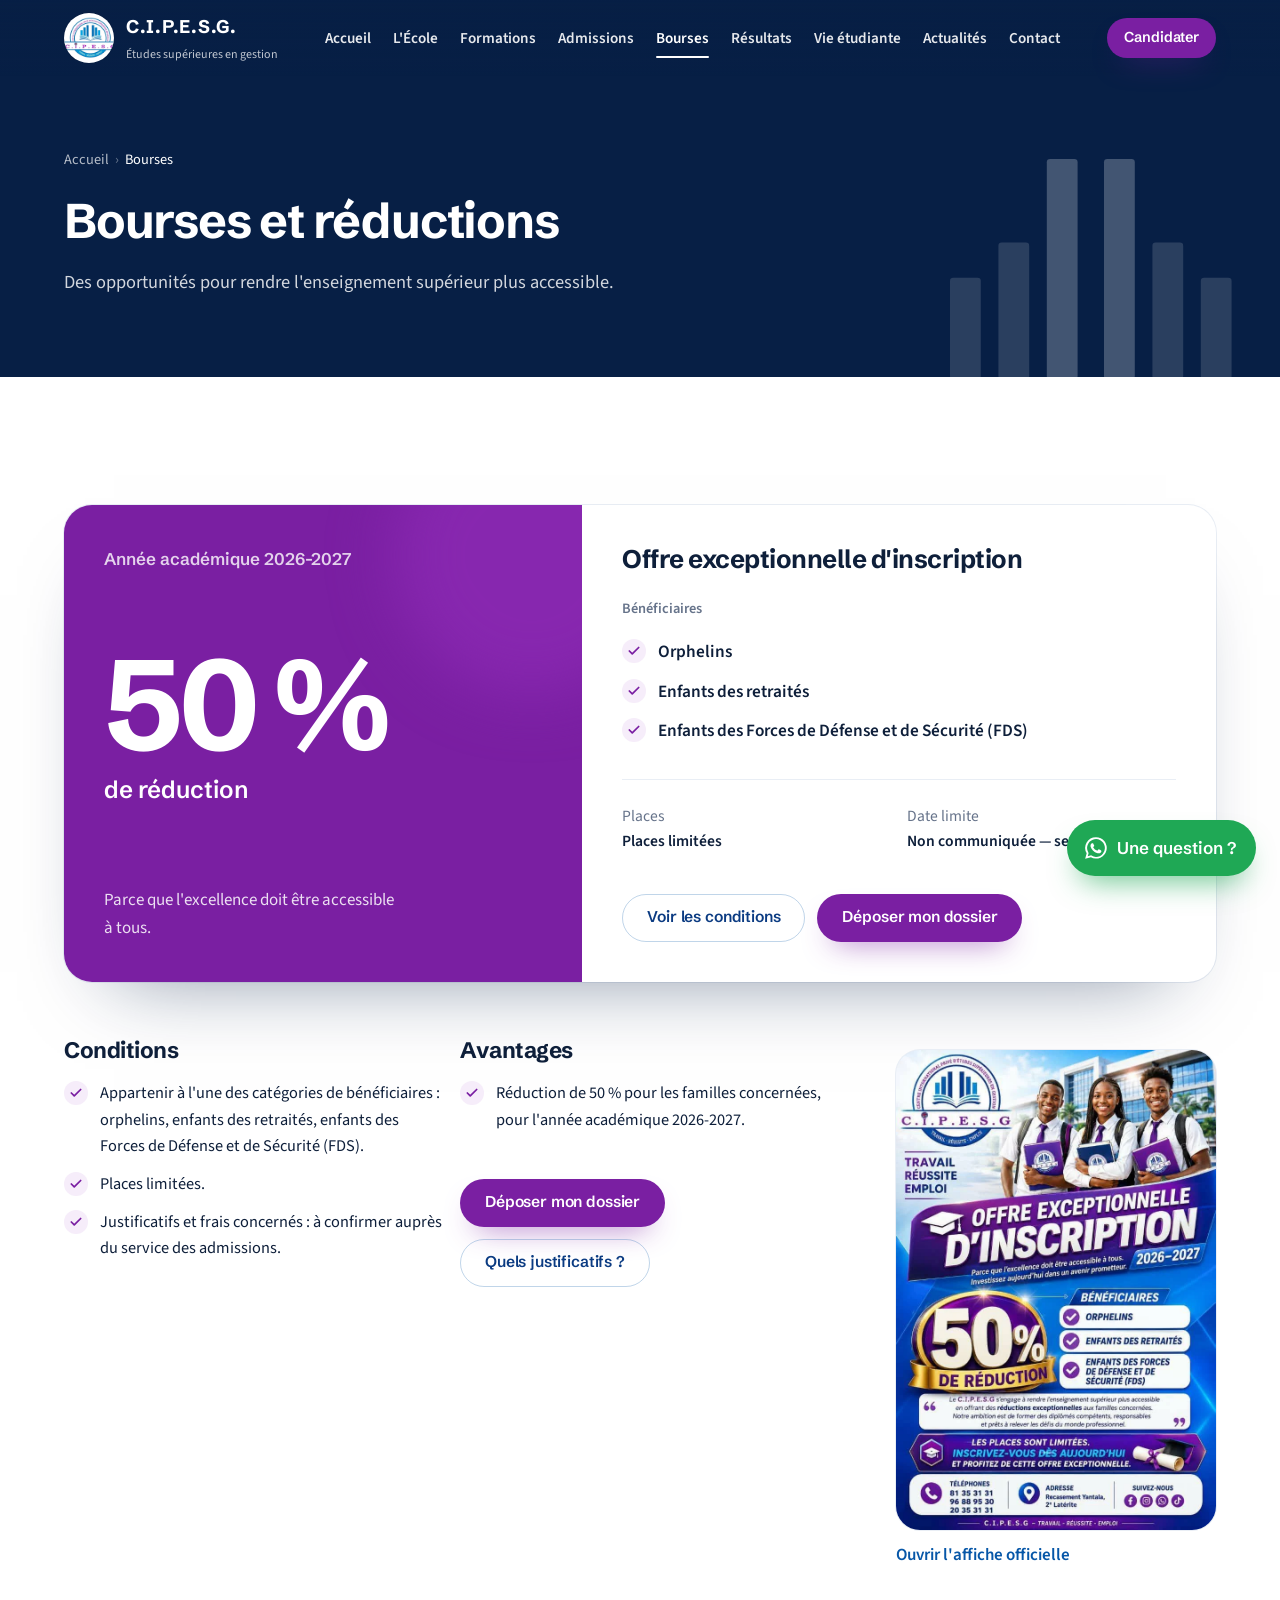
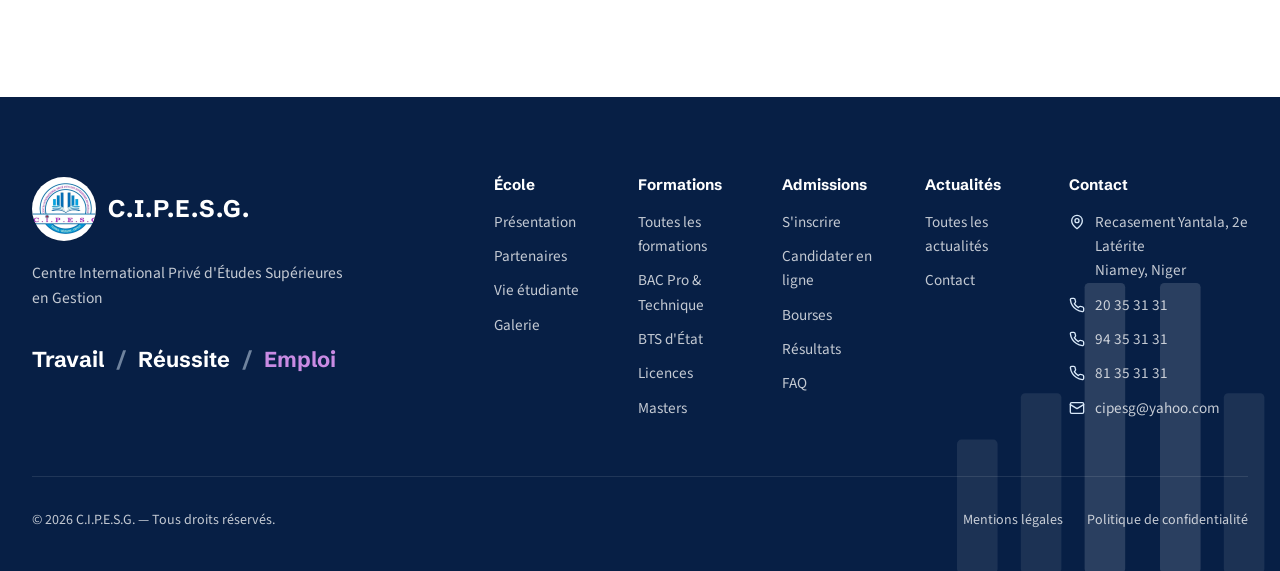
<file: bourses.html>
<!doctype html>
<html lang="fr">
<head>
<meta charset="utf-8">
<meta name="viewport" content="width=device-width, initial-scale=1, viewport-fit=cover">
<title>Bourses et réductions | C.I.P.E.S.G.</title>
<meta name="description" content="Offre d'inscription 2026-2027 du C.I.P.E.S.G. : 50 % de réduction pour les orphelins, les enfants des retraités et les enfants des FDS.">
<link rel="canonical" href="https://www.cipesg.com/bourses">
<meta name="theme-color" content="#071F45">
<meta property="og:type" content="website"><meta property="og:locale" content="fr_FR"><meta property="og:site_name" content="C.I.P.E.S.G.">
<meta property="og:title" content="Bourses et réductions | C.I.P.E.S.G."><meta property="og:description" content="Offre d'inscription 2026-2027 du C.I.P.E.S.G. : 50 % de réduction pour les orphelins, les enfants des retraités et les enfants des FDS."><meta property="og:url" content="https://www.cipesg.com/bourses"><meta property="og:image" content="https://www.cipesg.com/images/affiche-offre-2026.webp">
<meta name="twitter:card" content="summary_large_image"><meta name="twitter:title" content="Bourses et réductions | C.I.P.E.S.G."><meta name="twitter:description" content="Offre d'inscription 2026-2027 du C.I.P.E.S.G. : 50 % de réduction pour les orphelins, les enfants des retraités et les enfants des FDS."><meta name="twitter:image" content="https://www.cipesg.com/images/affiche-offre-2026.webp">
<link rel="icon" href="images/favicon.png">
<link rel="preconnect" href="https://fonts.googleapis.com"><link rel="preconnect" href="https://fonts.gstatic.com" crossorigin>
<link rel="stylesheet" href="https://fonts.googleapis.com/css2?family=Schibsted+Grotesk:wght@500;600;700&family=Source+Sans+3:wght@400;500;600&display=swap">
<link rel="stylesheet" href="assets/style.css">
<script type="application/ld+json">[{"@context": "https://schema.org", "@type": ["EducationalOrganization", "CollegeOrUniversity"], "name": "Centre International Privé d'Études Supérieures en Gestion", "alternateName": "C.I.P.E.S.G.", "url": "https://www.cipesg.com", "logo": "https://www.cipesg.com/images/logo.webp", "email": "cipesg@yahoo.com", "telephone": ["+227 20 35 31 31", "+227 94 35 31 31", "+227 81 35 31 31", "+227 93 55 25 65", "+227 96 88 95 30"], "slogan": "Travail - Réussite - Emploi", "address": {"@type": "PostalAddress", "streetAddress": "Recasement Yantala, 2e Latérite", "addressLocality": "Niamey", "addressCountry": "NE"}}, {"@context": "https://schema.org", "@type": "BreadcrumbList", "itemListElement": [{"@type": "ListItem", "position": 1, "name": "Accueil", "item": "https://www.cipesg.com/"}, {"@type": "ListItem", "position": 2, "name": "Bourses", "item": "https://www.cipesg.com/bourses"}]}]</script>
</head>
<body>
<a class="skip" href="#contenu">Aller au contenu</a>
<div class="progress" aria-hidden="true"></div>
<header class="header"><div class="container header__in">
  <a class="brand" href="index.html" aria-label="C.I.P.E.S.G. — accueil"><img src="images/logo.webp" alt="" width="50" height="50"><span><b>C.I.P.E.S.G.</b><small>Études supérieures en gestion</small></span></a>
  <nav class="nav" aria-label="Navigation principale"><ul><li><a href="index.html">Accueil</a></li><li><a href="ecole.html">L'École</a></li><li><a href="formations.html">Formations</a></li><li><a href="admissions.html">Admissions</a></li><li><a href="bourses.html" aria-current=page>Bourses</a></li><li><a href="resultats.html">Résultats</a></li><li><a href="vie-etudiante.html">Vie étudiante</a></li><li><a href="actualites.html">Actualités</a></li><li><a href="contact.html">Contact</a></li></ul></nav>
  <div class="header__cta"><a class="btn btn--apply btn--sm" href="candidature.html">Candidater</a>
  <button class="burger" type="button" aria-expanded="false" aria-controls="menu" aria-label="Ouvrir le menu"><svg class="icon" viewBox="0 0 24 24" aria-hidden="true"><path d="M4 7h16M4 12h16M4 17h16"/></svg></button></div>
</div></header>
<div class="menu" id="menu" role="dialog" aria-modal="true" aria-label="Menu">
  <nav aria-label="Menu mobile"><ul><li><a href="index.html">Accueil</a></li><li><a href="ecole.html">L'École</a></li><li><a href="formations.html">Formations</a></li><li><a href="admissions.html">Admissions</a></li><li><a href="bourses.html" aria-current=page>Bourses</a></li><li><a href="resultats.html">Résultats</a></li><li><a href="vie-etudiante.html">Vie étudiante</a></li><li><a href="actualites.html">Actualités</a></li><li><a href="contact.html">Contact</a></li></ul></nav>
  <div class="menu__foot">
    <div class="btns"><a class="btn btn--apply btn--lg" href="candidature.html">Candidater maintenant</a><a class="btn btn--ghost-light btn--lg" data-wa target="_blank" rel="noopener">WhatsApp</a></div>
    <ul class="menu__contacts"><li><a href="tel:+22720353131"><svg class="icon" viewBox="0 0 24 24" aria-hidden="true"><path d="M22 16.9v3a2 2 0 0 1-2.2 2 19.8 19.8 0 0 1-8.6-3.1 19.5 19.5 0 0 1-6-6A19.8 19.8 0 0 1 2.1 4.2 2 2 0 0 1 4.1 2h3a2 2 0 0 1 2 1.7c.1 1 .4 1.9.7 2.8a2 2 0 0 1-.5 2.1L8 9.9a16 16 0 0 0 6 6l1.3-1.3a2 2 0 0 1 2.1-.4c.9.3 1.8.6 2.8.7a2 2 0 0 1 1.7 2Z"/></svg> 20 35 31 31</a></li><li><a href="tel:+22794353131"><svg class="icon" viewBox="0 0 24 24" aria-hidden="true"><path d="M22 16.9v3a2 2 0 0 1-2.2 2 19.8 19.8 0 0 1-8.6-3.1 19.5 19.5 0 0 1-6-6A19.8 19.8 0 0 1 2.1 4.2 2 2 0 0 1 4.1 2h3a2 2 0 0 1 2 1.7c.1 1 .4 1.9.7 2.8a2 2 0 0 1-.5 2.1L8 9.9a16 16 0 0 0 6 6l1.3-1.3a2 2 0 0 1 2.1-.4c.9.3 1.8.6 2.8.7a2 2 0 0 1 1.7 2Z"/></svg> 94 35 31 31</a></li><li><a href="tel:+22781353131"><svg class="icon" viewBox="0 0 24 24" aria-hidden="true"><path d="M22 16.9v3a2 2 0 0 1-2.2 2 19.8 19.8 0 0 1-8.6-3.1 19.5 19.5 0 0 1-6-6A19.8 19.8 0 0 1 2.1 4.2 2 2 0 0 1 4.1 2h3a2 2 0 0 1 2 1.7c.1 1 .4 1.9.7 2.8a2 2 0 0 1-.5 2.1L8 9.9a16 16 0 0 0 6 6l1.3-1.3a2 2 0 0 1 2.1-.4c.9.3 1.8.6 2.8.7a2 2 0 0 1 1.7 2Z"/></svg> 81 35 31 31</a></li><li><a href="mailto:cipesg@yahoo.com"><svg class="icon" viewBox="0 0 24 24" aria-hidden="true"><rect x="2" y="4" width="20" height="16" rx="2"/><path d="m22 7-10 6L2 7"/></svg> cipesg@yahoo.com</a></li></ul>
    <ul class="socials mt-1"></ul>
  </div>
</div>
<main id="contenu">
<section class="page-hero"><svg class="bars" viewBox="0 0 132 100" aria-hidden="true" preserveAspectRatio="xMidYMax meet"><rect x="0" y="54" width="14" height="46" rx="1.5"/><rect x="22" y="38" width="14" height="62" rx="1.5"/><rect x="44" y="0" width="14" height="100" rx="1.5"/><rect x="70" y="0" width="14" height="100" rx="1.5"/><rect x="92" y="38" width="14" height="62" rx="1.5"/><rect x="114" y="54" width="14" height="46" rx="1.5"/></svg><div class="container">
<nav class="crumbs" aria-label="Fil d'Ariane"><ol><li><a href="index.html">Accueil</a></li><li aria-current="page">Bourses</li></ol></nav>
<h1 class="display-lg">Bourses et réductions</h1><p class="lead">Des opportunités pour rendre l'enseignement supérieur plus accessible.</p>
</div></section>
<section class="section"><div class="container"><div class="reveal"><article class="sch" id="offre-2026">
<div class="sch__val"><p style="font-family:var(--display);font-weight:600;color:rgba(255,255,255,.8)">Année académique 2026-2027</p>
<p><span class="sch__big">50 %</span><span>de réduction</span></p>
<p style="max-width:20rem;color:rgba(255,255,255,.86)">Parce que l'excellence doit être accessible à tous.</p></div>
<div class="sch__body"><h2>Offre exceptionnelle d'inscription</h2>
<p class="small mt-2" style="font-weight:600">Bénéficiaires</p>
<ul class="checks"><li>Orphelins</li><li>Enfants des retraités</li><li>Enfants des Forces de Défense et de Sécurité (FDS)</li></ul>
<dl class="dl"><div><dt>Places</dt><dd>Places limitées</dd></div><div><dt>Date limite</dt><dd>Non communiquée — se renseigner</dd></div></dl>
<div class="btns mt-3"><a class="btn btn--outline" href="bourses.html#conditions">Voir les conditions</a><a class="btn btn--apply" href="candidature.html?offre=reduction-50">Déposer mon dossier</a></div></div></article></div>
<div class="aside-layout mt-4" id="conditions">
<div class="cards cards--2" style="align-items:start">
<div><h3 style="font-size:1.4rem">Conditions</h3><ul class="checks checks--plain mt-1"><li>Appartenir à l'une des catégories de bénéficiaires : orphelins, enfants des retraités, enfants des Forces de Défense et de Sécurité (FDS).</li><li>Places limitées.</li><li>Justificatifs et frais concernés : à confirmer auprès du service des admissions.</li></ul></div>
<div><h3 style="font-size:1.4rem">Avantages</h3><ul class="checks checks--plain mt-1"><li>Réduction de 50 % pour les familles concernées, pour l'année académique 2026-2027.</li></ul>
<div class="btns mt-3"><a class="btn btn--apply" href="candidature.html?offre=reduction-50">Déposer mon dossier</a><a class="btn btn--outline" data-wa="Bonjour C.I.P.E.S.G., je souhaite connaître les justificatifs pour la réduction de 50 % (2026-2027)." target="_blank" rel="noopener">Quels justificatifs ?</a></div></div></div>
<aside><a class="poster-link" href="images/affiche-offre-2026.webp" target="_blank" rel="noopener"><span class="frame" style="aspect-ratio:2/3"><img src="images/affiche-offre-2026.webp" alt="Affiche officielle de l'offre exceptionnelle d'inscription 2026-2027" loading="lazy"></span><span>Ouvrir l'affiche officielle</span></a></aside>
</div></div></section>
</main>
<footer class="footer"><svg class="bars" viewBox="0 0 132 100" aria-hidden="true" preserveAspectRatio="xMidYMax meet"><rect x="0" y="54" width="14" height="46" rx="1.5"/><rect x="22" y="38" width="14" height="62" rx="1.5"/><rect x="44" y="0" width="14" height="100" rx="1.5"/><rect x="70" y="0" width="14" height="100" rx="1.5"/><rect x="92" y="38" width="14" height="62" rx="1.5"/><rect x="114" y="54" width="14" height="46" rx="1.5"/></svg><div class="container footer__in">
  <div class="footer__top">
    <div><a class="brand" href="index.html"><img src="images/logo.webp" alt="Logo C.I.P.E.S.G." width="64" height="64" loading="lazy"><span><b>C.I.P.E.S.G.</b></span></a>
      <p class="footer__name">Centre International Privé d'Études Supérieures en Gestion</p>
      <p class="footer__sig">Travail <i>/</i> Réussite <i>/</i> <em>Emploi</em></p></div>
    <div class="footer__cols">
      <div><h2>École</h2><ul><li><a href="ecole.html">Présentation</a></li><li><a href="ecole.html#partenaires">Partenaires</a></li><li><a href="vie-etudiante.html">Vie étudiante</a></li><li><a href="galerie.html">Galerie</a></li></ul></div>
      <div><h2>Formations</h2><ul><li><a href="formations.html">Toutes les formations</a></li><li><a href="formations.html#bac">BAC Pro & Technique</a></li><li><a href="formations.html#bts">BTS d'État</a></li><li><a href="formations.html#lic">Licences</a></li><li><a href="formations.html#mas">Masters</a></li></ul></div>
      <div><h2>Admissions</h2><ul><li><a href="admissions.html">S'inscrire</a></li><li><a href="candidature.html">Candidater en ligne</a></li><li><a href="bourses.html">Bourses</a></li><li><a href="resultats.html">Résultats</a></li><li><a href="faq.html">FAQ</a></li></ul></div>
      <div><h2>Actualités</h2><ul><li><a href="actualites.html">Toutes les actualités</a></li><li><a href="contact.html">Contact</a></li></ul></div>
      <div class="footer__contact"><h2>Contact</h2><ul>
        <li><svg class="icon" viewBox="0 0 24 24" aria-hidden="true"><path d="M20 10c0 6-8 12-8 12s-8-6-8-12a8 8 0 0 1 16 0Z"/><circle cx="12" cy="10" r="3"/></svg><span>Recasement Yantala, 2e Latérite<br>Niamey, Niger</span></li>
        <li><svg class="icon" viewBox="0 0 24 24" aria-hidden="true"><path d="M22 16.9v3a2 2 0 0 1-2.2 2 19.8 19.8 0 0 1-8.6-3.1 19.5 19.5 0 0 1-6-6A19.8 19.8 0 0 1 2.1 4.2 2 2 0 0 1 4.1 2h3a2 2 0 0 1 2 1.7c.1 1 .4 1.9.7 2.8a2 2 0 0 1-.5 2.1L8 9.9a16 16 0 0 0 6 6l1.3-1.3a2 2 0 0 1 2.1-.4c.9.3 1.8.6 2.8.7a2 2 0 0 1 1.7 2Z"/></svg><a href="tel:+22720353131">20 35 31 31</a></li><li><svg class="icon" viewBox="0 0 24 24" aria-hidden="true"><path d="M22 16.9v3a2 2 0 0 1-2.2 2 19.8 19.8 0 0 1-8.6-3.1 19.5 19.5 0 0 1-6-6A19.8 19.8 0 0 1 2.1 4.2 2 2 0 0 1 4.1 2h3a2 2 0 0 1 2 1.7c.1 1 .4 1.9.7 2.8a2 2 0 0 1-.5 2.1L8 9.9a16 16 0 0 0 6 6l1.3-1.3a2 2 0 0 1 2.1-.4c.9.3 1.8.6 2.8.7a2 2 0 0 1 1.7 2Z"/></svg><a href="tel:+22794353131">94 35 31 31</a></li><li><svg class="icon" viewBox="0 0 24 24" aria-hidden="true"><path d="M22 16.9v3a2 2 0 0 1-2.2 2 19.8 19.8 0 0 1-8.6-3.1 19.5 19.5 0 0 1-6-6A19.8 19.8 0 0 1 2.1 4.2 2 2 0 0 1 4.1 2h3a2 2 0 0 1 2 1.7c.1 1 .4 1.9.7 2.8a2 2 0 0 1-.5 2.1L8 9.9a16 16 0 0 0 6 6l1.3-1.3a2 2 0 0 1 2.1-.4c.9.3 1.8.6 2.8.7a2 2 0 0 1 1.7 2Z"/></svg><a href="tel:+22781353131">81 35 31 31</a></li>
        <li><svg class="icon" viewBox="0 0 24 24" aria-hidden="true"><rect x="2" y="4" width="20" height="16" rx="2"/><path d="m22 7-10 6L2 7"/></svg><a href="mailto:cipesg@yahoo.com">cipesg@yahoo.com</a></li></ul></div>
    </div>
  </div>
  <ul class="socials mt-3"></ul>
  <div class="footer__bottom"><p>© <span data-year>2026</span> C.I.P.E.S.G. — Tous droits réservés.</p>
    <ul><li><a href="mentions-legales.html">Mentions légales</a></li><li><a href="mentions-legales.html#confidentialite">Politique de confidentialité</a></li></ul></div>
</div></footer>
<div class="floating">
  <button class="to-top" type="button" aria-label="Retour en haut de page"><svg class="icon" viewBox="0 0 24 24" aria-hidden="true"><path d="m18 15-6-6-6 6"/></svg></button>
  <a class="wa" data-wa target="_blank" rel="noopener" aria-label="Écrire au C.I.P.E.S.G. sur WhatsApp"><svg viewBox="0 0 24 24" aria-hidden="true"><path d="M12 2a9.9 9.9 0 0 0-8.6 14.9L2 22l5.3-1.4A9.9 9.9 0 1 0 12 2Zm0 18.2a8.2 8.2 0 0 1-4.2-1.2l-.3-.2-3.1.8.8-3-.2-.3A8.2 8.2 0 1 1 12 20.2Zm4.5-6.2c-.2-.1-1.5-.7-1.7-.8-.2-.1-.4-.1-.6.1l-.8 1c-.1.2-.3.2-.5.1a6.7 6.7 0 0 1-3.4-2.9c-.3-.4.3-.4.8-1.3.1-.2 0-.3 0-.4l-.8-1.8c-.2-.5-.4-.4-.6-.4h-.5a.9.9 0 0 0-.6.3 2.7 2.7 0 0 0-.9 2.1c0 1.2.9 2.4 1 2.6.1.2 1.8 2.7 4.2 3.7 1.6.7 2.2.7 3 .6.5-.1 1.5-.6 1.7-1.2.2-.6.2-1.1.1-1.2l-.4-.2Z"/></svg><span>Une question ?</span></a>
</div>
<script src="assets/main.js" defer></script>
</body>
</html>
</file>
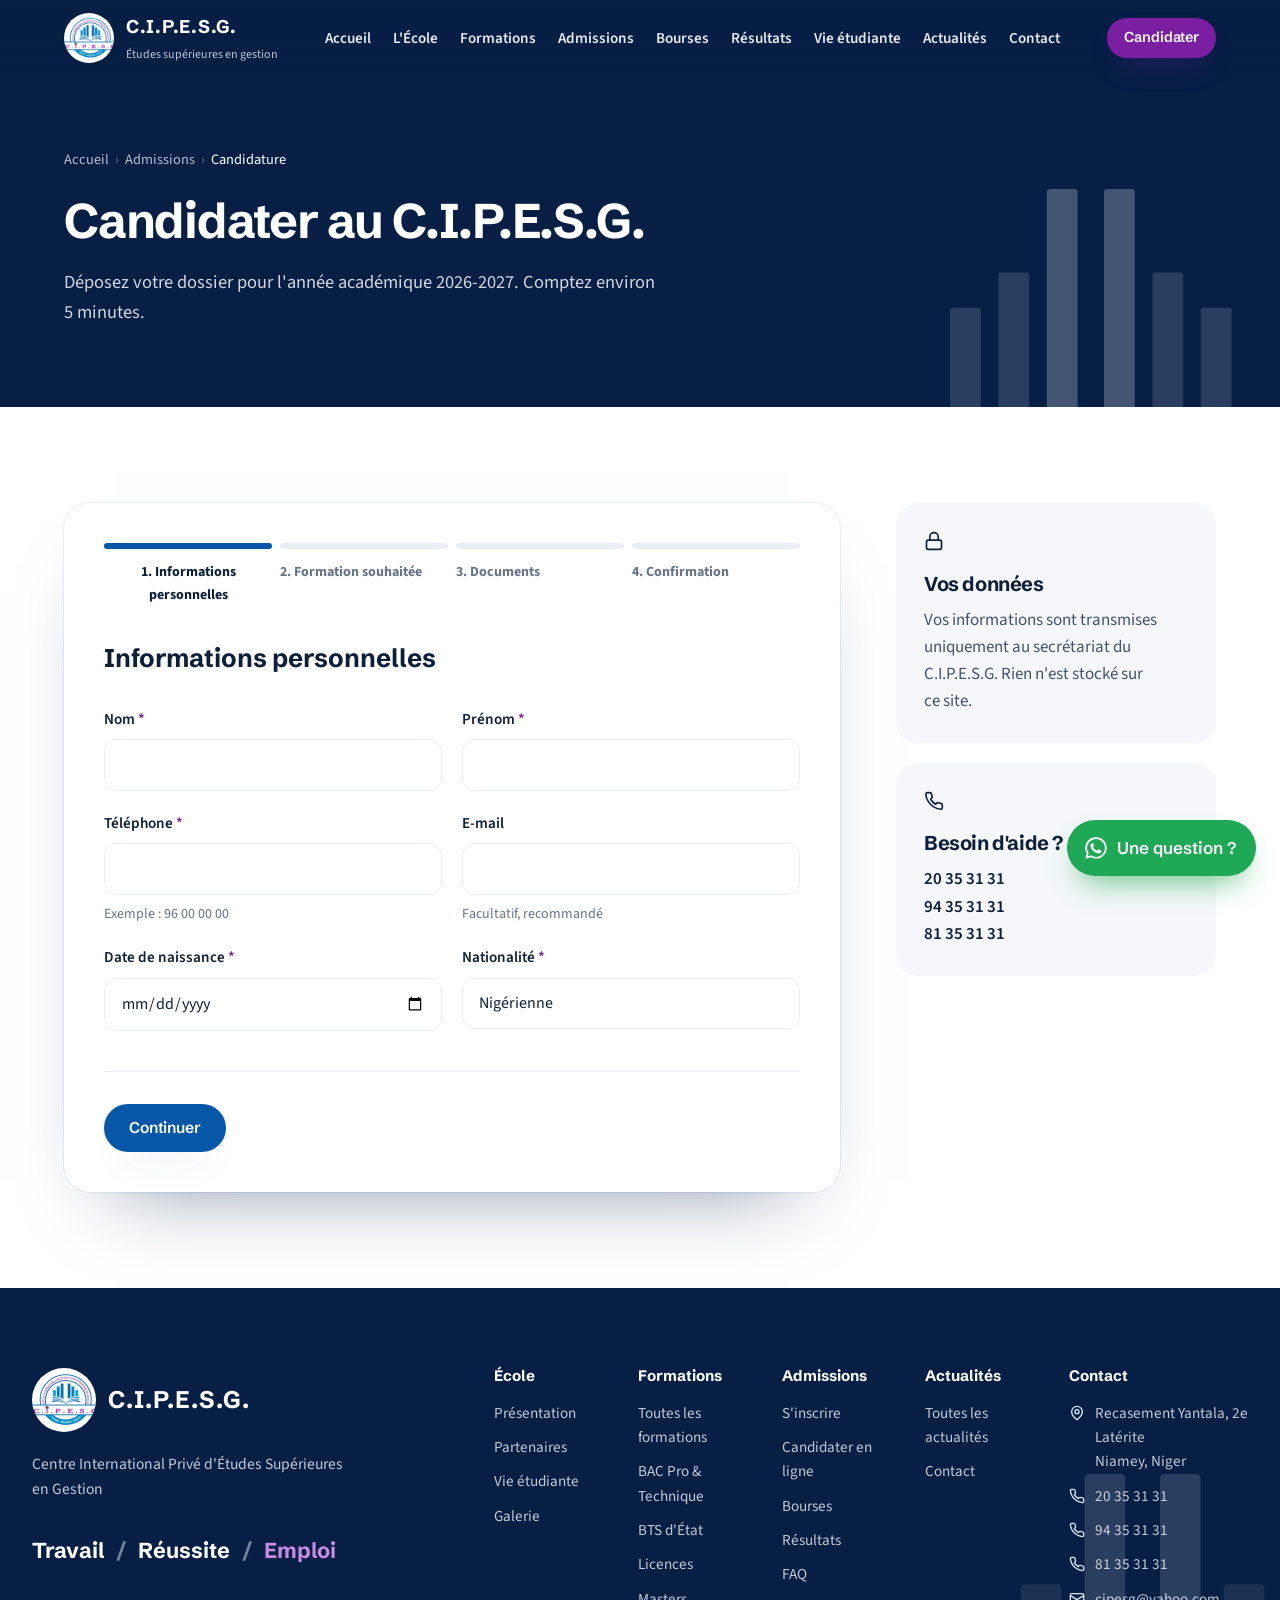
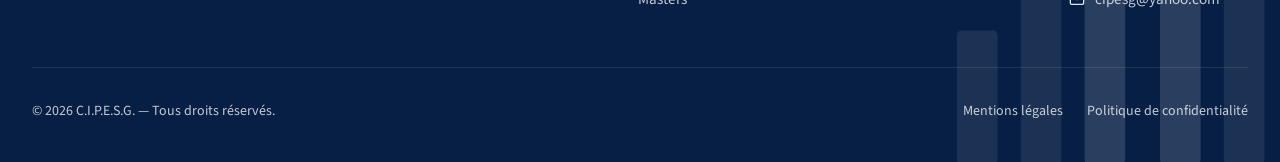
<file: candidature.html>
<!doctype html>
<html lang="fr">
<head>
<meta charset="utf-8">
<meta name="viewport" content="width=device-width, initial-scale=1, viewport-fit=cover">
<title>Candidature en ligne | C.I.P.E.S.G.</title>
<meta name="description" content="Déposez votre candidature au C.I.P.E.S.G. en ligne, en quatre étapes, pour l'année académique 2026-2027.">
<link rel="canonical" href="https://www.cipesg.com/candidature">
<meta name="theme-color" content="#071F45">
<meta property="og:type" content="website"><meta property="og:locale" content="fr_FR"><meta property="og:site_name" content="C.I.P.E.S.G.">
<meta property="og:title" content="Candidature en ligne | C.I.P.E.S.G."><meta property="og:description" content="Déposez votre candidature au C.I.P.E.S.G. en ligne, en quatre étapes, pour l'année académique 2026-2027."><meta property="og:url" content="https://www.cipesg.com/candidature"><meta property="og:image" content="https://www.cipesg.com/images/campus-promotion.webp">
<meta name="twitter:card" content="summary_large_image"><meta name="twitter:title" content="Candidature en ligne | C.I.P.E.S.G."><meta name="twitter:description" content="Déposez votre candidature au C.I.P.E.S.G. en ligne, en quatre étapes, pour l'année académique 2026-2027."><meta name="twitter:image" content="https://www.cipesg.com/images/campus-promotion.webp">
<link rel="icon" href="images/favicon.png">
<link rel="preconnect" href="https://fonts.googleapis.com"><link rel="preconnect" href="https://fonts.gstatic.com" crossorigin>
<link rel="stylesheet" href="https://fonts.googleapis.com/css2?family=Schibsted+Grotesk:wght@500;600;700&family=Source+Sans+3:wght@400;500;600&display=swap">
<link rel="stylesheet" href="assets/style.css">
<script type="application/ld+json">[{"@context": "https://schema.org", "@type": ["EducationalOrganization", "CollegeOrUniversity"], "name": "Centre International Privé d'Études Supérieures en Gestion", "alternateName": "C.I.P.E.S.G.", "url": "https://www.cipesg.com", "logo": "https://www.cipesg.com/images/logo.webp", "email": "cipesg@yahoo.com", "telephone": ["+227 20 35 31 31", "+227 94 35 31 31", "+227 81 35 31 31", "+227 93 55 25 65", "+227 96 88 95 30"], "slogan": "Travail - Réussite - Emploi", "address": {"@type": "PostalAddress", "streetAddress": "Recasement Yantala, 2e Latérite", "addressLocality": "Niamey", "addressCountry": "NE"}}, {"@context": "https://schema.org", "@type": "BreadcrumbList", "itemListElement": [{"@type": "ListItem", "position": 1, "name": "Accueil", "item": "https://www.cipesg.com/"}, {"@type": "ListItem", "position": 2, "name": "Admissions", "item": "https://www.cipesg.com/admissions"}, {"@type": "ListItem", "position": 3, "name": "Candidature", "item": "https://www.cipesg.com/candidature"}]}]</script>
</head>
<body>
<a class="skip" href="#contenu">Aller au contenu</a>
<div class="progress" aria-hidden="true"></div>
<header class="header"><div class="container header__in">
  <a class="brand" href="index.html" aria-label="C.I.P.E.S.G. — accueil"><img src="images/logo.webp" alt="" width="50" height="50"><span><b>C.I.P.E.S.G.</b><small>Études supérieures en gestion</small></span></a>
  <nav class="nav" aria-label="Navigation principale"><ul><li><a href="index.html">Accueil</a></li><li><a href="ecole.html">L'École</a></li><li><a href="formations.html">Formations</a></li><li><a href="admissions.html">Admissions</a></li><li><a href="bourses.html">Bourses</a></li><li><a href="resultats.html">Résultats</a></li><li><a href="vie-etudiante.html">Vie étudiante</a></li><li><a href="actualites.html">Actualités</a></li><li><a href="contact.html">Contact</a></li></ul></nav>
  <div class="header__cta"><a class="btn btn--apply btn--sm" href="candidature.html">Candidater</a>
  <button class="burger" type="button" aria-expanded="false" aria-controls="menu" aria-label="Ouvrir le menu"><svg class="icon" viewBox="0 0 24 24" aria-hidden="true"><path d="M4 7h16M4 12h16M4 17h16"/></svg></button></div>
</div></header>
<div class="menu" id="menu" role="dialog" aria-modal="true" aria-label="Menu">
  <nav aria-label="Menu mobile"><ul><li><a href="index.html">Accueil</a></li><li><a href="ecole.html">L'École</a></li><li><a href="formations.html">Formations</a></li><li><a href="admissions.html">Admissions</a></li><li><a href="bourses.html">Bourses</a></li><li><a href="resultats.html">Résultats</a></li><li><a href="vie-etudiante.html">Vie étudiante</a></li><li><a href="actualites.html">Actualités</a></li><li><a href="contact.html">Contact</a></li></ul></nav>
  <div class="menu__foot">
    <div class="btns"><a class="btn btn--apply btn--lg" href="candidature.html">Candidater maintenant</a><a class="btn btn--ghost-light btn--lg" data-wa target="_blank" rel="noopener">WhatsApp</a></div>
    <ul class="menu__contacts"><li><a href="tel:+22720353131"><svg class="icon" viewBox="0 0 24 24" aria-hidden="true"><path d="M22 16.9v3a2 2 0 0 1-2.2 2 19.8 19.8 0 0 1-8.6-3.1 19.5 19.5 0 0 1-6-6A19.8 19.8 0 0 1 2.1 4.2 2 2 0 0 1 4.1 2h3a2 2 0 0 1 2 1.7c.1 1 .4 1.9.7 2.8a2 2 0 0 1-.5 2.1L8 9.9a16 16 0 0 0 6 6l1.3-1.3a2 2 0 0 1 2.1-.4c.9.3 1.8.6 2.8.7a2 2 0 0 1 1.7 2Z"/></svg> 20 35 31 31</a></li><li><a href="tel:+22794353131"><svg class="icon" viewBox="0 0 24 24" aria-hidden="true"><path d="M22 16.9v3a2 2 0 0 1-2.2 2 19.8 19.8 0 0 1-8.6-3.1 19.5 19.5 0 0 1-6-6A19.8 19.8 0 0 1 2.1 4.2 2 2 0 0 1 4.1 2h3a2 2 0 0 1 2 1.7c.1 1 .4 1.9.7 2.8a2 2 0 0 1-.5 2.1L8 9.9a16 16 0 0 0 6 6l1.3-1.3a2 2 0 0 1 2.1-.4c.9.3 1.8.6 2.8.7a2 2 0 0 1 1.7 2Z"/></svg> 94 35 31 31</a></li><li><a href="tel:+22781353131"><svg class="icon" viewBox="0 0 24 24" aria-hidden="true"><path d="M22 16.9v3a2 2 0 0 1-2.2 2 19.8 19.8 0 0 1-8.6-3.1 19.5 19.5 0 0 1-6-6A19.8 19.8 0 0 1 2.1 4.2 2 2 0 0 1 4.1 2h3a2 2 0 0 1 2 1.7c.1 1 .4 1.9.7 2.8a2 2 0 0 1-.5 2.1L8 9.9a16 16 0 0 0 6 6l1.3-1.3a2 2 0 0 1 2.1-.4c.9.3 1.8.6 2.8.7a2 2 0 0 1 1.7 2Z"/></svg> 81 35 31 31</a></li><li><a href="mailto:cipesg@yahoo.com"><svg class="icon" viewBox="0 0 24 24" aria-hidden="true"><rect x="2" y="4" width="20" height="16" rx="2"/><path d="m22 7-10 6L2 7"/></svg> cipesg@yahoo.com</a></li></ul>
    <ul class="socials mt-1"></ul>
  </div>
</div>
<main id="contenu">
<section class="page-hero"><svg class="bars" viewBox="0 0 132 100" aria-hidden="true" preserveAspectRatio="xMidYMax meet"><rect x="0" y="54" width="14" height="46" rx="1.5"/><rect x="22" y="38" width="14" height="62" rx="1.5"/><rect x="44" y="0" width="14" height="100" rx="1.5"/><rect x="70" y="0" width="14" height="100" rx="1.5"/><rect x="92" y="38" width="14" height="62" rx="1.5"/><rect x="114" y="54" width="14" height="46" rx="1.5"/></svg><div class="container">
<nav class="crumbs" aria-label="Fil d'Ariane"><ol><li><a href="index.html">Accueil</a></li><li><a href="admissions.html">Admissions</a></li><li aria-current="page">Candidature</li></ol></nav>
<h1 class="display-lg">Candidater au C.I.P.E.S.G.</h1><p class="lead">Déposez votre dossier pour l'année académique 2026-2027. Comptez environ 5 minutes.</p>
</div></section>
<section class="section--sm"><div class="container aside-layout">
<div class="box" style="min-width:0">
<ol class="steps" aria-label="Étapes de la candidature"><li><span></span><b>1. Informations personnelles</b></li><li><span></span><b>2. Formation souhaitée</b></li><li><span></span><b>3. Documents</b></li><li><span></span><b>4. Confirmation</b></li></ol>
<p class="step-mobile"></p>
<form id="candidature" novalidate>
<fieldset class="step"><legend>Informations personnelles</legend><div class="form form--2">
<div class="field"><label for="nom">Nom <i>*</i></label><input class="input" id="nom" name="nom" type="text" autocomplete="family-name"></div><div class="field"><label for="prenom">Prénom <i>*</i></label><input class="input" id="prenom" name="prenom" type="text" autocomplete="given-name"></div>
<div class="field"><label for="telephone">Téléphone <i>*</i></label><input class="input" id="telephone" name="telephone" type="tel" autocomplete="tel" inputmode="tel"><p class=hint>Exemple : 96 00 00 00</p></div><div class="field"><label for="email">E-mail</label><input class="input" id="email" name="email" type="email" autocomplete="email"><p class=hint>Facultatif, recommandé</p></div>
<div class="field"><label for="date_naissance">Date de naissance <i>*</i></label><input class="input" id="date_naissance" name="date_naissance" type="date" autocomplete="bday"></div><div class="field"><label for="nationalite">Nationalité <i>*</i></label><input class="input" id="nationalite" name="nationalite" type="text" value="Nigérienne" autocomplete="country-name"></div>
</div></fieldset>
<fieldset class="step"><legend>Formation souhaitée</legend><div class="form form--2">
<div class="field"><label for="niveau">Niveau <i>*</i></label><select class="select" id="niveau" name="niveau"></select></div>
<div class="field"><label for="filiere">Filière <i>*</i></label><select class="select" id="filiere" name="filiere"></select></div>
<div class="field"><label for="annee">Année académique <i>*</i></label><select class="select" id="annee" name="annee"></select></div>
<div class="field"><label for="offre">Offre de réduction</label><select class="select" id="offre" name="offre"><option value="">Aucune</option><option value="reduction-50">Réduction de 50 % (orphelins, enfants des retraités, enfants des FDS)</option></select><p class="hint">Des justificatifs pourront vous être demandés.</p></div>
</div></fieldset>
<fieldset class="step"><legend>Documents</legend><p class="muted" style="margin-bottom:20px">Formats acceptés : PDF, JPG, PNG ou WEBP, 5 Mo maximum. Une photo nette prise au téléphone suffit.</p><div id="docs" class="stack"></div></fieldset>
<fieldset class="step"><legend>Confirmation</legend><div id="recap"></div>
<label class="consent" data-field="consent"><input type="checkbox" name="consent"><span>J'accepte que le C.I.P.E.S.G. utilise ces informations et documents pour traiter ma candidature, conformément à la <a href="mentions-legales.html#confidentialite" target="_blank" style="color:var(--blue);font-weight:600;text-decoration:underline">politique de confidentialité</a>.</span></label>
</fieldset>
<div class="form-nav"><button class="btn btn--outline" type="button" id="c-back" hidden>Retour</button><button class="btn btn--primary" type="submit" id="c-next">Continuer</button></div>
</form>
<div id="c-done" class="done" hidden role="status">
<span class="done__ico"><svg class="icon" viewBox="0 0 24 24" aria-hidden="true"><path d="M9 12l2 2 4-4"/><path d="M12 22a10 10 0 1 0 0-20 10 10 0 0 0 0 20Z"/></svg></span>
<h2 class="display-md mt-3">Votre demande a bien été enregistrée.</h2>
<p class="muted mt-2">Votre numéro de candidature</p><p class="done__num" id="c-num"></p>
<p class="notice"><b>Dernière étape :</b> envoyez le message préparé au secrétariat, puis joignez vos documents (pièce d'identité, diplôme, photos) dans la même conversation. Si WhatsApp ne s'est pas ouvert, utilisez un des boutons ci-dessous.</p>
<div class="btns mt-3" style="justify-content:center"><a class="btn btn--apply btn--lg" id="c-wa" target="_blank" rel="noopener">Envoyer sur WhatsApp</a><a class="btn btn--outline btn--lg" id="c-mail">Envoyer par e-mail</a></div>
<p class="small mt-3">Notez votre numéro : il vous sera demandé pour le suivi de votre dossier.</p>
</div>
</div>
<aside class="stack"><div class="panel"><svg class="icon" viewBox="0 0 24 24" aria-hidden="true"><rect x="3" y="11" width="18" height="11" rx="2"/><path d="M7 11V7a5 5 0 0 1 10 0v4"/></svg><h2 class="mt-1">Vos données</h2><p class="muted mt-1">Vos informations sont transmises uniquement au secrétariat du C.I.P.E.S.G. Rien n'est stocké sur ce site.</p></div>
<div class="panel"><svg class="icon" viewBox="0 0 24 24" aria-hidden="true"><path d="M22 16.9v3a2 2 0 0 1-2.2 2 19.8 19.8 0 0 1-8.6-3.1 19.5 19.5 0 0 1-6-6A19.8 19.8 0 0 1 2.1 4.2 2 2 0 0 1 4.1 2h3a2 2 0 0 1 2 1.7c.1 1 .4 1.9.7 2.8a2 2 0 0 1-.5 2.1L8 9.9a16 16 0 0 0 6 6l1.3-1.3a2 2 0 0 1 2.1-.4c.9.3 1.8.6 2.8.7a2 2 0 0 1 1.7 2Z"/></svg><h2 class="mt-1">Besoin d'aide ?</h2><ul class="mt-1" style="font-weight:600"><li><a class="u" href="tel:+22720353131">20 35 31 31</a></li><li><a class="u" href="tel:+22794353131">94 35 31 31</a></li><li><a class="u" href="tel:+22781353131">81 35 31 31</a></li></ul></div></aside>
</div></section>
</main>
<footer class="footer"><svg class="bars" viewBox="0 0 132 100" aria-hidden="true" preserveAspectRatio="xMidYMax meet"><rect x="0" y="54" width="14" height="46" rx="1.5"/><rect x="22" y="38" width="14" height="62" rx="1.5"/><rect x="44" y="0" width="14" height="100" rx="1.5"/><rect x="70" y="0" width="14" height="100" rx="1.5"/><rect x="92" y="38" width="14" height="62" rx="1.5"/><rect x="114" y="54" width="14" height="46" rx="1.5"/></svg><div class="container footer__in">
  <div class="footer__top">
    <div><a class="brand" href="index.html"><img src="images/logo.webp" alt="Logo C.I.P.E.S.G." width="64" height="64" loading="lazy"><span><b>C.I.P.E.S.G.</b></span></a>
      <p class="footer__name">Centre International Privé d'Études Supérieures en Gestion</p>
      <p class="footer__sig">Travail <i>/</i> Réussite <i>/</i> <em>Emploi</em></p></div>
    <div class="footer__cols">
      <div><h2>École</h2><ul><li><a href="ecole.html">Présentation</a></li><li><a href="ecole.html#partenaires">Partenaires</a></li><li><a href="vie-etudiante.html">Vie étudiante</a></li><li><a href="galerie.html">Galerie</a></li></ul></div>
      <div><h2>Formations</h2><ul><li><a href="formations.html">Toutes les formations</a></li><li><a href="formations.html#bac">BAC Pro & Technique</a></li><li><a href="formations.html#bts">BTS d'État</a></li><li><a href="formations.html#lic">Licences</a></li><li><a href="formations.html#mas">Masters</a></li></ul></div>
      <div><h2>Admissions</h2><ul><li><a href="admissions.html">S'inscrire</a></li><li><a href="candidature.html">Candidater en ligne</a></li><li><a href="bourses.html">Bourses</a></li><li><a href="resultats.html">Résultats</a></li><li><a href="faq.html">FAQ</a></li></ul></div>
      <div><h2>Actualités</h2><ul><li><a href="actualites.html">Toutes les actualités</a></li><li><a href="contact.html">Contact</a></li></ul></div>
      <div class="footer__contact"><h2>Contact</h2><ul>
        <li><svg class="icon" viewBox="0 0 24 24" aria-hidden="true"><path d="M20 10c0 6-8 12-8 12s-8-6-8-12a8 8 0 0 1 16 0Z"/><circle cx="12" cy="10" r="3"/></svg><span>Recasement Yantala, 2e Latérite<br>Niamey, Niger</span></li>
        <li><svg class="icon" viewBox="0 0 24 24" aria-hidden="true"><path d="M22 16.9v3a2 2 0 0 1-2.2 2 19.8 19.8 0 0 1-8.6-3.1 19.5 19.5 0 0 1-6-6A19.8 19.8 0 0 1 2.1 4.2 2 2 0 0 1 4.1 2h3a2 2 0 0 1 2 1.7c.1 1 .4 1.9.7 2.8a2 2 0 0 1-.5 2.1L8 9.9a16 16 0 0 0 6 6l1.3-1.3a2 2 0 0 1 2.1-.4c.9.3 1.8.6 2.8.7a2 2 0 0 1 1.7 2Z"/></svg><a href="tel:+22720353131">20 35 31 31</a></li><li><svg class="icon" viewBox="0 0 24 24" aria-hidden="true"><path d="M22 16.9v3a2 2 0 0 1-2.2 2 19.8 19.8 0 0 1-8.6-3.1 19.5 19.5 0 0 1-6-6A19.8 19.8 0 0 1 2.1 4.2 2 2 0 0 1 4.1 2h3a2 2 0 0 1 2 1.7c.1 1 .4 1.9.7 2.8a2 2 0 0 1-.5 2.1L8 9.9a16 16 0 0 0 6 6l1.3-1.3a2 2 0 0 1 2.1-.4c.9.3 1.8.6 2.8.7a2 2 0 0 1 1.7 2Z"/></svg><a href="tel:+22794353131">94 35 31 31</a></li><li><svg class="icon" viewBox="0 0 24 24" aria-hidden="true"><path d="M22 16.9v3a2 2 0 0 1-2.2 2 19.8 19.8 0 0 1-8.6-3.1 19.5 19.5 0 0 1-6-6A19.8 19.8 0 0 1 2.1 4.2 2 2 0 0 1 4.1 2h3a2 2 0 0 1 2 1.7c.1 1 .4 1.9.7 2.8a2 2 0 0 1-.5 2.1L8 9.9a16 16 0 0 0 6 6l1.3-1.3a2 2 0 0 1 2.1-.4c.9.3 1.8.6 2.8.7a2 2 0 0 1 1.7 2Z"/></svg><a href="tel:+22781353131">81 35 31 31</a></li>
        <li><svg class="icon" viewBox="0 0 24 24" aria-hidden="true"><rect x="2" y="4" width="20" height="16" rx="2"/><path d="m22 7-10 6L2 7"/></svg><a href="mailto:cipesg@yahoo.com">cipesg@yahoo.com</a></li></ul></div>
    </div>
  </div>
  <ul class="socials mt-3"></ul>
  <div class="footer__bottom"><p>© <span data-year>2026</span> C.I.P.E.S.G. — Tous droits réservés.</p>
    <ul><li><a href="mentions-legales.html">Mentions légales</a></li><li><a href="mentions-legales.html#confidentialite">Politique de confidentialité</a></li></ul></div>
</div></footer>
<div class="floating">
  <button class="to-top" type="button" aria-label="Retour en haut de page"><svg class="icon" viewBox="0 0 24 24" aria-hidden="true"><path d="m18 15-6-6-6 6"/></svg></button>
  <a class="wa" data-wa target="_blank" rel="noopener" aria-label="Écrire au C.I.P.E.S.G. sur WhatsApp"><svg viewBox="0 0 24 24" aria-hidden="true"><path d="M12 2a9.9 9.9 0 0 0-8.6 14.9L2 22l5.3-1.4A9.9 9.9 0 1 0 12 2Zm0 18.2a8.2 8.2 0 0 1-4.2-1.2l-.3-.2-3.1.8.8-3-.2-.3A8.2 8.2 0 1 1 12 20.2Zm4.5-6.2c-.2-.1-1.5-.7-1.7-.8-.2-.1-.4-.1-.6.1l-.8 1c-.1.2-.3.2-.5.1a6.7 6.7 0 0 1-3.4-2.9c-.3-.4.3-.4.8-1.3.1-.2 0-.3 0-.4l-.8-1.8c-.2-.5-.4-.4-.6-.4h-.5a.9.9 0 0 0-.6.3 2.7 2.7 0 0 0-.9 2.1c0 1.2.9 2.4 1 2.6.1.2 1.8 2.7 4.2 3.7 1.6.7 2.2.7 3 .6.5-.1 1.5-.6 1.7-1.2.2-.6.2-1.1.1-1.2l-.4-.2Z"/></svg><span>Une question ?</span></a>
</div>
<script src="assets/main.js" defer></script>
</body>
</html>
</file>
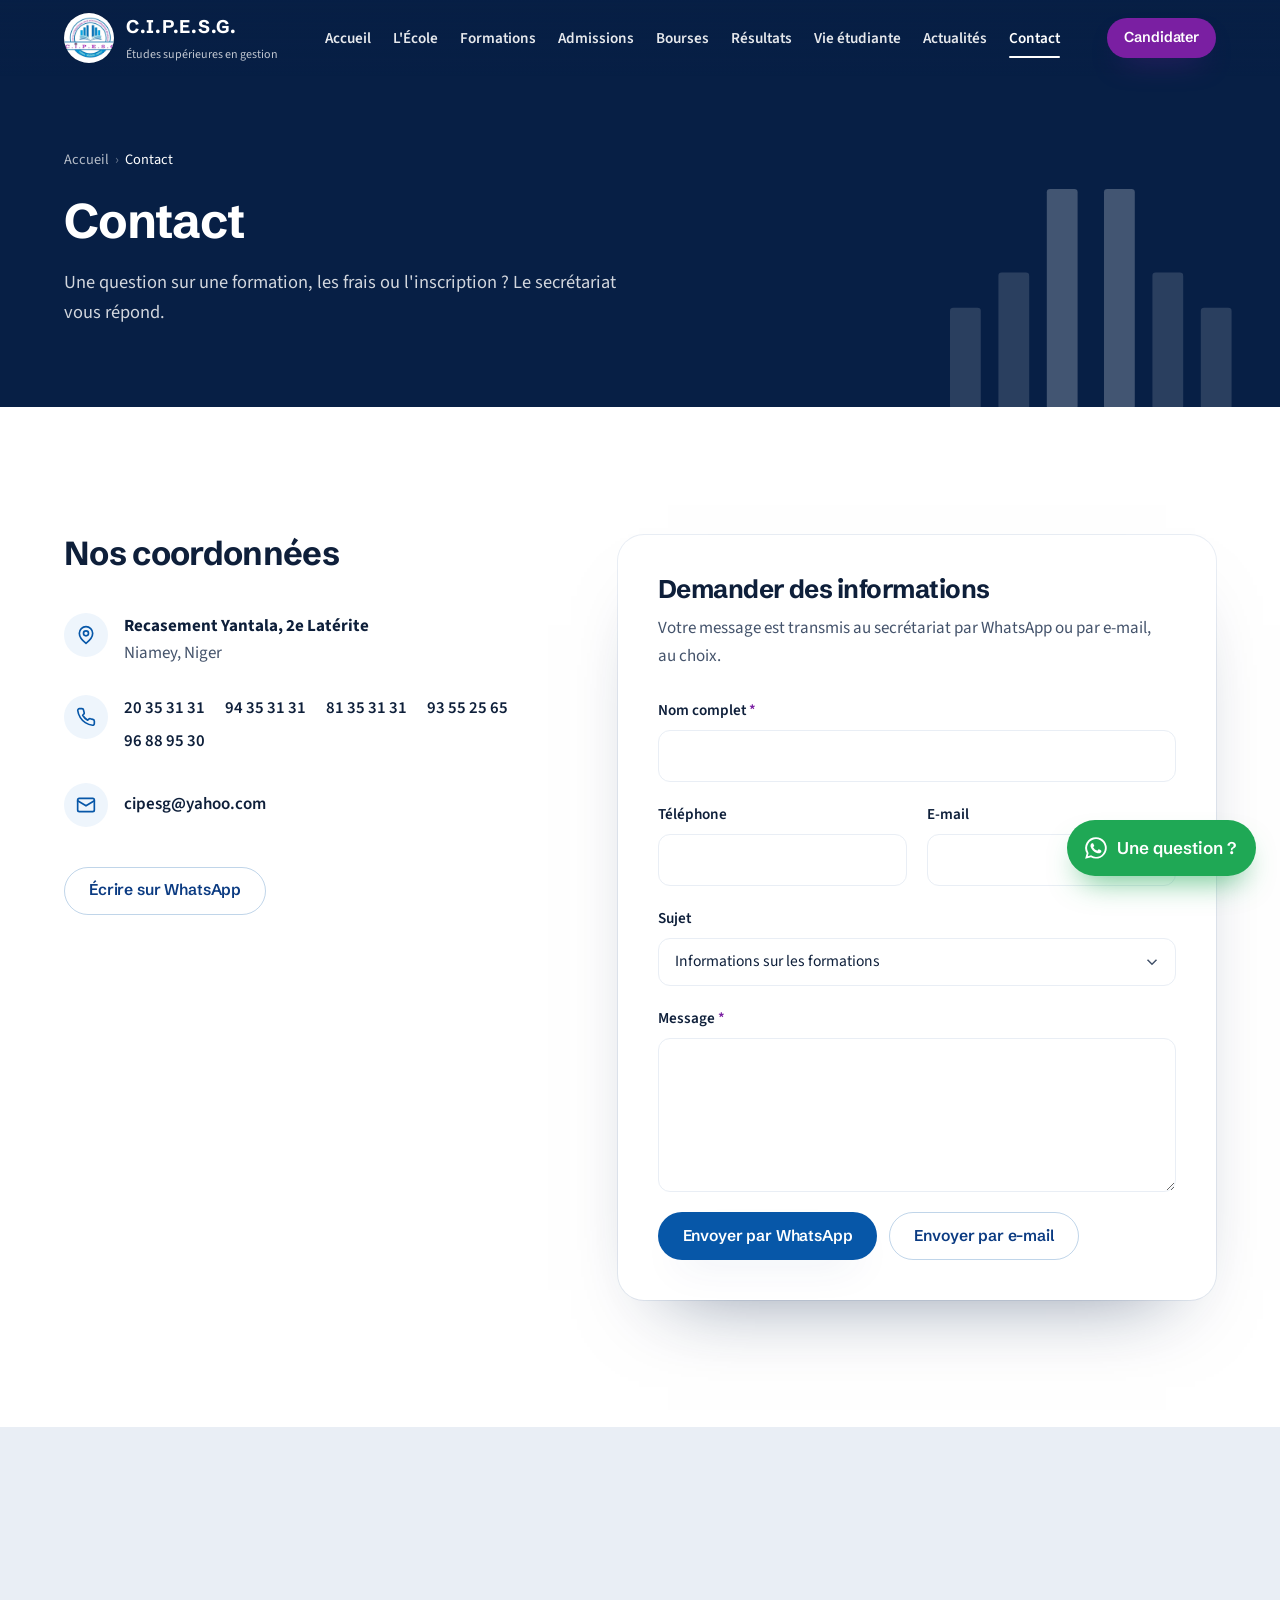
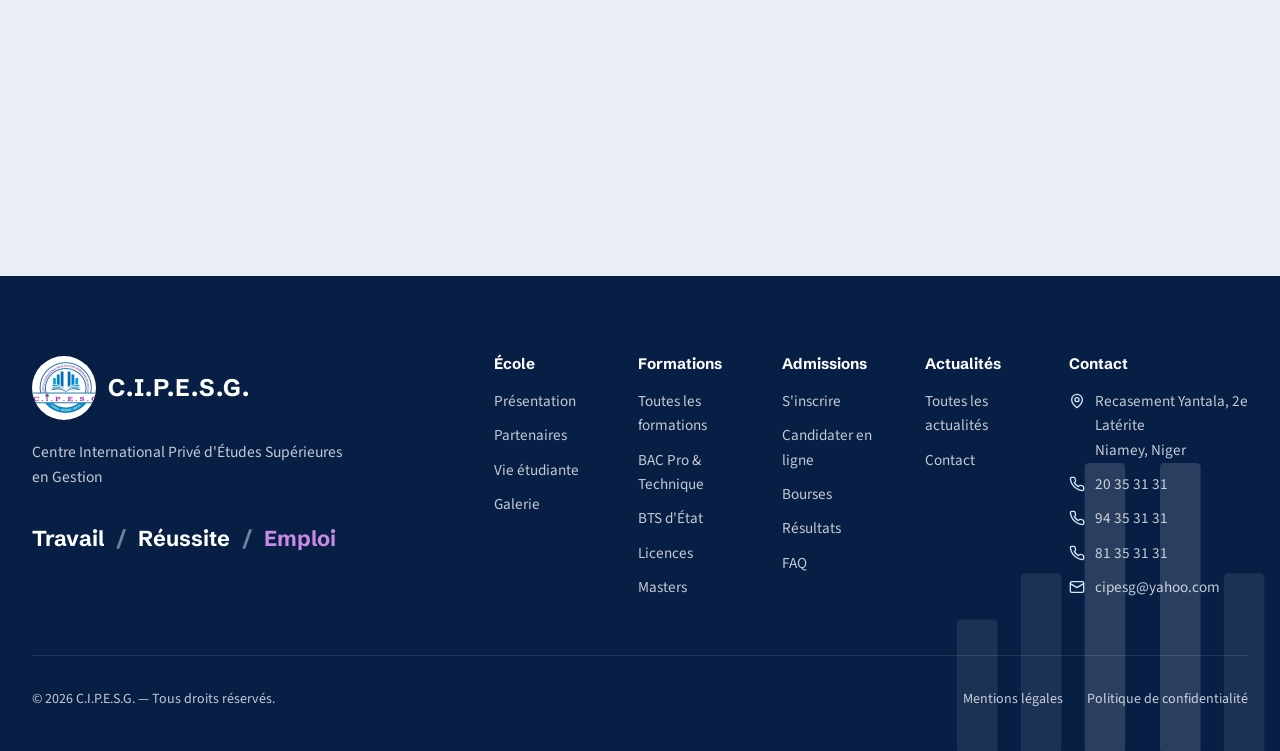
<file: contact.html>
<!doctype html>
<html lang="fr">
<head>
<meta charset="utf-8">
<meta name="viewport" content="width=device-width, initial-scale=1, viewport-fit=cover">
<title>Contact | C.I.P.E.S.G.</title>
<meta name="description" content="Contactez le C.I.P.E.S.G. : Recasement Yantala, 2e Latérite, Niamey. Téléphone, e-mail, WhatsApp et formulaire de contact.">
<link rel="canonical" href="https://www.cipesg.com/contact">
<meta name="theme-color" content="#071F45">
<meta property="og:type" content="website"><meta property="og:locale" content="fr_FR"><meta property="og:site_name" content="C.I.P.E.S.G.">
<meta property="og:title" content="Contact | C.I.P.E.S.G."><meta property="og:description" content="Contactez le C.I.P.E.S.G. : Recasement Yantala, 2e Latérite, Niamey. Téléphone, e-mail, WhatsApp et formulaire de contact."><meta property="og:url" content="https://www.cipesg.com/contact"><meta property="og:image" content="https://www.cipesg.com/images/campus-promotion.webp">
<meta name="twitter:card" content="summary_large_image"><meta name="twitter:title" content="Contact | C.I.P.E.S.G."><meta name="twitter:description" content="Contactez le C.I.P.E.S.G. : Recasement Yantala, 2e Latérite, Niamey. Téléphone, e-mail, WhatsApp et formulaire de contact."><meta name="twitter:image" content="https://www.cipesg.com/images/campus-promotion.webp">
<link rel="icon" href="images/favicon.png">
<link rel="preconnect" href="https://fonts.googleapis.com"><link rel="preconnect" href="https://fonts.gstatic.com" crossorigin>
<link rel="stylesheet" href="https://fonts.googleapis.com/css2?family=Schibsted+Grotesk:wght@500;600;700&family=Source+Sans+3:wght@400;500;600&display=swap">
<link rel="stylesheet" href="assets/style.css">
<script type="application/ld+json">[{"@context": "https://schema.org", "@type": ["EducationalOrganization", "CollegeOrUniversity"], "name": "Centre International Privé d'Études Supérieures en Gestion", "alternateName": "C.I.P.E.S.G.", "url": "https://www.cipesg.com", "logo": "https://www.cipesg.com/images/logo.webp", "email": "cipesg@yahoo.com", "telephone": ["+227 20 35 31 31", "+227 94 35 31 31", "+227 81 35 31 31", "+227 93 55 25 65", "+227 96 88 95 30"], "slogan": "Travail - Réussite - Emploi", "address": {"@type": "PostalAddress", "streetAddress": "Recasement Yantala, 2e Latérite", "addressLocality": "Niamey", "addressCountry": "NE"}}, {"@context": "https://schema.org", "@type": "BreadcrumbList", "itemListElement": [{"@type": "ListItem", "position": 1, "name": "Accueil", "item": "https://www.cipesg.com/"}, {"@type": "ListItem", "position": 2, "name": "Contact", "item": "https://www.cipesg.com/contact"}]}]</script>
</head>
<body>
<a class="skip" href="#contenu">Aller au contenu</a>
<div class="progress" aria-hidden="true"></div>
<header class="header"><div class="container header__in">
  <a class="brand" href="index.html" aria-label="C.I.P.E.S.G. — accueil"><img src="images/logo.webp" alt="" width="50" height="50"><span><b>C.I.P.E.S.G.</b><small>Études supérieures en gestion</small></span></a>
  <nav class="nav" aria-label="Navigation principale"><ul><li><a href="index.html">Accueil</a></li><li><a href="ecole.html">L'École</a></li><li><a href="formations.html">Formations</a></li><li><a href="admissions.html">Admissions</a></li><li><a href="bourses.html">Bourses</a></li><li><a href="resultats.html">Résultats</a></li><li><a href="vie-etudiante.html">Vie étudiante</a></li><li><a href="actualites.html">Actualités</a></li><li><a href="contact.html" aria-current=page>Contact</a></li></ul></nav>
  <div class="header__cta"><a class="btn btn--apply btn--sm" href="candidature.html">Candidater</a>
  <button class="burger" type="button" aria-expanded="false" aria-controls="menu" aria-label="Ouvrir le menu"><svg class="icon" viewBox="0 0 24 24" aria-hidden="true"><path d="M4 7h16M4 12h16M4 17h16"/></svg></button></div>
</div></header>
<div class="menu" id="menu" role="dialog" aria-modal="true" aria-label="Menu">
  <nav aria-label="Menu mobile"><ul><li><a href="index.html">Accueil</a></li><li><a href="ecole.html">L'École</a></li><li><a href="formations.html">Formations</a></li><li><a href="admissions.html">Admissions</a></li><li><a href="bourses.html">Bourses</a></li><li><a href="resultats.html">Résultats</a></li><li><a href="vie-etudiante.html">Vie étudiante</a></li><li><a href="actualites.html">Actualités</a></li><li><a href="contact.html" aria-current=page>Contact</a></li></ul></nav>
  <div class="menu__foot">
    <div class="btns"><a class="btn btn--apply btn--lg" href="candidature.html">Candidater maintenant</a><a class="btn btn--ghost-light btn--lg" data-wa target="_blank" rel="noopener">WhatsApp</a></div>
    <ul class="menu__contacts"><li><a href="tel:+22720353131"><svg class="icon" viewBox="0 0 24 24" aria-hidden="true"><path d="M22 16.9v3a2 2 0 0 1-2.2 2 19.8 19.8 0 0 1-8.6-3.1 19.5 19.5 0 0 1-6-6A19.8 19.8 0 0 1 2.1 4.2 2 2 0 0 1 4.1 2h3a2 2 0 0 1 2 1.7c.1 1 .4 1.9.7 2.8a2 2 0 0 1-.5 2.1L8 9.9a16 16 0 0 0 6 6l1.3-1.3a2 2 0 0 1 2.1-.4c.9.3 1.8.6 2.8.7a2 2 0 0 1 1.7 2Z"/></svg> 20 35 31 31</a></li><li><a href="tel:+22794353131"><svg class="icon" viewBox="0 0 24 24" aria-hidden="true"><path d="M22 16.9v3a2 2 0 0 1-2.2 2 19.8 19.8 0 0 1-8.6-3.1 19.5 19.5 0 0 1-6-6A19.8 19.8 0 0 1 2.1 4.2 2 2 0 0 1 4.1 2h3a2 2 0 0 1 2 1.7c.1 1 .4 1.9.7 2.8a2 2 0 0 1-.5 2.1L8 9.9a16 16 0 0 0 6 6l1.3-1.3a2 2 0 0 1 2.1-.4c.9.3 1.8.6 2.8.7a2 2 0 0 1 1.7 2Z"/></svg> 94 35 31 31</a></li><li><a href="tel:+22781353131"><svg class="icon" viewBox="0 0 24 24" aria-hidden="true"><path d="M22 16.9v3a2 2 0 0 1-2.2 2 19.8 19.8 0 0 1-8.6-3.1 19.5 19.5 0 0 1-6-6A19.8 19.8 0 0 1 2.1 4.2 2 2 0 0 1 4.1 2h3a2 2 0 0 1 2 1.7c.1 1 .4 1.9.7 2.8a2 2 0 0 1-.5 2.1L8 9.9a16 16 0 0 0 6 6l1.3-1.3a2 2 0 0 1 2.1-.4c.9.3 1.8.6 2.8.7a2 2 0 0 1 1.7 2Z"/></svg> 81 35 31 31</a></li><li><a href="mailto:cipesg@yahoo.com"><svg class="icon" viewBox="0 0 24 24" aria-hidden="true"><rect x="2" y="4" width="20" height="16" rx="2"/><path d="m22 7-10 6L2 7"/></svg> cipesg@yahoo.com</a></li></ul>
    <ul class="socials mt-1"></ul>
  </div>
</div>
<main id="contenu">
<section class="page-hero"><svg class="bars" viewBox="0 0 132 100" aria-hidden="true" preserveAspectRatio="xMidYMax meet"><rect x="0" y="54" width="14" height="46" rx="1.5"/><rect x="22" y="38" width="14" height="62" rx="1.5"/><rect x="44" y="0" width="14" height="100" rx="1.5"/><rect x="70" y="0" width="14" height="100" rx="1.5"/><rect x="92" y="38" width="14" height="62" rx="1.5"/><rect x="114" y="54" width="14" height="46" rx="1.5"/></svg><div class="container">
<nav class="crumbs" aria-label="Fil d'Ariane"><ol><li><a href="index.html">Accueil</a></li><li aria-current="page">Contact</li></ol></nav>
<h1 class="display-lg">Contact</h1><p class="lead">Une question sur une formation, les frais ou l'inscription ? Le secrétariat vous répond.</p>
</div></section>
<section class="section"><div class="container contact">
<div><h2 class="display-md">Nos coordonnées</h2><ul class="coords">
<li><span class="ico"><svg class="icon" viewBox="0 0 24 24" aria-hidden="true"><path d="M20 10c0 6-8 12-8 12s-8-6-8-12a8 8 0 0 1 16 0Z"/><circle cx="12" cy="10" r="3"/></svg></span><span><b>Recasement Yantala, 2e Latérite</b><span class="muted">Niamey, Niger</span></span></li>
<li><span class="ico"><svg class="icon" viewBox="0 0 24 24" aria-hidden="true"><path d="M22 16.9v3a2 2 0 0 1-2.2 2 19.8 19.8 0 0 1-8.6-3.1 19.5 19.5 0 0 1-6-6A19.8 19.8 0 0 1 2.1 4.2 2 2 0 0 1 4.1 2h3a2 2 0 0 1 2 1.7c.1 1 .4 1.9.7 2.8a2 2 0 0 1-.5 2.1L8 9.9a16 16 0 0 0 6 6l1.3-1.3a2 2 0 0 1 2.1-.4c.9.3 1.8.6 2.8.7a2 2 0 0 1 1.7 2Z"/></svg></span><span class="tels"><a href="tel:+22720353131">20 35 31 31</a><a href="tel:+22794353131">94 35 31 31</a><a href="tel:+22781353131">81 35 31 31</a><a href="tel:+22793552565">93 55 25 65</a><a href="tel:+22796889530">96 88 95 30</a></span></li>
<li><span class="ico"><svg class="icon" viewBox="0 0 24 24" aria-hidden="true"><rect x="2" y="4" width="20" height="16" rx="2"/><path d="m22 7-10 6L2 7"/></svg></span><a class="u" style="align-self:center;font-weight:600" href="mailto:cipesg@yahoo.com">cipesg@yahoo.com</a></li></ul><a class="btn btn--outline mt-3" data-wa target="_blank" rel="noopener">Écrire sur WhatsApp</a><ul class="socials mt-2" style="--x:0"></ul></div>
<div id="formulaire" class="box"><h2 style="font-size:1.6rem">Demander des informations</h2><p class="muted mt-1" style="margin-bottom:28px">Votre message est transmis au secrétariat par WhatsApp ou par e-mail, au choix.</p>
<form id="contact-form" class="form form--2" novalidate>
<div class="field full"><label for="c-nom">Nom complet <i>*</i></label><input class="input" id="c-nom" name="nom" autocomplete="name"></div>
<div class="field"><label for="c-tel">Téléphone</label><input class="input" id="c-tel" name="telephone" type="tel" inputmode="tel" autocomplete="tel"></div>
<div class="field"><label for="c-mail">E-mail</label><input class="input" id="c-mail" name="email" type="email" autocomplete="email"></div>
<div class="field full"><label for="c-sujet">Sujet</label><select class="select" id="c-sujet" name="sujet"><option>Informations sur les formations</option><option>Inscription et candidature</option><option>Bourses et réductions</option><option>Frais de formation</option><option>Autre demande</option></select></div>
<div class="field full"><label for="c-msg">Message <i>*</i></label><textarea class="input" id="c-msg" name="message" rows="5"></textarea></div>
<div class="full btns"><button class="btn btn--primary" type="submit" value="whatsapp">Envoyer par WhatsApp</button><button class="btn btn--outline" type="submit" value="email">Envoyer par e-mail</button></div>
</form></div></div></section>
<section aria-label="Plan d'accès" style="height:28rem"><div class="map" style="border-radius:0;height:100%"><iframe title="Localisation du C.I.P.E.S.G. — Recasement Yantala, Niamey" src="https://www.google.com/maps?q=Recasement+Yantala,+Niamey,+Niger&z=15&output=embed" loading="lazy" referrerpolicy="no-referrer-when-downgrade"></iframe></div></section>
</main>
<footer class="footer"><svg class="bars" viewBox="0 0 132 100" aria-hidden="true" preserveAspectRatio="xMidYMax meet"><rect x="0" y="54" width="14" height="46" rx="1.5"/><rect x="22" y="38" width="14" height="62" rx="1.5"/><rect x="44" y="0" width="14" height="100" rx="1.5"/><rect x="70" y="0" width="14" height="100" rx="1.5"/><rect x="92" y="38" width="14" height="62" rx="1.5"/><rect x="114" y="54" width="14" height="46" rx="1.5"/></svg><div class="container footer__in">
  <div class="footer__top">
    <div><a class="brand" href="index.html"><img src="images/logo.webp" alt="Logo C.I.P.E.S.G." width="64" height="64" loading="lazy"><span><b>C.I.P.E.S.G.</b></span></a>
      <p class="footer__name">Centre International Privé d'Études Supérieures en Gestion</p>
      <p class="footer__sig">Travail <i>/</i> Réussite <i>/</i> <em>Emploi</em></p></div>
    <div class="footer__cols">
      <div><h2>École</h2><ul><li><a href="ecole.html">Présentation</a></li><li><a href="ecole.html#partenaires">Partenaires</a></li><li><a href="vie-etudiante.html">Vie étudiante</a></li><li><a href="galerie.html">Galerie</a></li></ul></div>
      <div><h2>Formations</h2><ul><li><a href="formations.html">Toutes les formations</a></li><li><a href="formations.html#bac">BAC Pro & Technique</a></li><li><a href="formations.html#bts">BTS d'État</a></li><li><a href="formations.html#lic">Licences</a></li><li><a href="formations.html#mas">Masters</a></li></ul></div>
      <div><h2>Admissions</h2><ul><li><a href="admissions.html">S'inscrire</a></li><li><a href="candidature.html">Candidater en ligne</a></li><li><a href="bourses.html">Bourses</a></li><li><a href="resultats.html">Résultats</a></li><li><a href="faq.html">FAQ</a></li></ul></div>
      <div><h2>Actualités</h2><ul><li><a href="actualites.html">Toutes les actualités</a></li><li><a href="contact.html">Contact</a></li></ul></div>
      <div class="footer__contact"><h2>Contact</h2><ul>
        <li><svg class="icon" viewBox="0 0 24 24" aria-hidden="true"><path d="M20 10c0 6-8 12-8 12s-8-6-8-12a8 8 0 0 1 16 0Z"/><circle cx="12" cy="10" r="3"/></svg><span>Recasement Yantala, 2e Latérite<br>Niamey, Niger</span></li>
        <li><svg class="icon" viewBox="0 0 24 24" aria-hidden="true"><path d="M22 16.9v3a2 2 0 0 1-2.2 2 19.8 19.8 0 0 1-8.6-3.1 19.5 19.5 0 0 1-6-6A19.8 19.8 0 0 1 2.1 4.2 2 2 0 0 1 4.1 2h3a2 2 0 0 1 2 1.7c.1 1 .4 1.9.7 2.8a2 2 0 0 1-.5 2.1L8 9.9a16 16 0 0 0 6 6l1.3-1.3a2 2 0 0 1 2.1-.4c.9.3 1.8.6 2.8.7a2 2 0 0 1 1.7 2Z"/></svg><a href="tel:+22720353131">20 35 31 31</a></li><li><svg class="icon" viewBox="0 0 24 24" aria-hidden="true"><path d="M22 16.9v3a2 2 0 0 1-2.2 2 19.8 19.8 0 0 1-8.6-3.1 19.5 19.5 0 0 1-6-6A19.8 19.8 0 0 1 2.1 4.2 2 2 0 0 1 4.1 2h3a2 2 0 0 1 2 1.7c.1 1 .4 1.9.7 2.8a2 2 0 0 1-.5 2.1L8 9.9a16 16 0 0 0 6 6l1.3-1.3a2 2 0 0 1 2.1-.4c.9.3 1.8.6 2.8.7a2 2 0 0 1 1.7 2Z"/></svg><a href="tel:+22794353131">94 35 31 31</a></li><li><svg class="icon" viewBox="0 0 24 24" aria-hidden="true"><path d="M22 16.9v3a2 2 0 0 1-2.2 2 19.8 19.8 0 0 1-8.6-3.1 19.5 19.5 0 0 1-6-6A19.8 19.8 0 0 1 2.1 4.2 2 2 0 0 1 4.1 2h3a2 2 0 0 1 2 1.7c.1 1 .4 1.9.7 2.8a2 2 0 0 1-.5 2.1L8 9.9a16 16 0 0 0 6 6l1.3-1.3a2 2 0 0 1 2.1-.4c.9.3 1.8.6 2.8.7a2 2 0 0 1 1.7 2Z"/></svg><a href="tel:+22781353131">81 35 31 31</a></li>
        <li><svg class="icon" viewBox="0 0 24 24" aria-hidden="true"><rect x="2" y="4" width="20" height="16" rx="2"/><path d="m22 7-10 6L2 7"/></svg><a href="mailto:cipesg@yahoo.com">cipesg@yahoo.com</a></li></ul></div>
    </div>
  </div>
  <ul class="socials mt-3"></ul>
  <div class="footer__bottom"><p>© <span data-year>2026</span> C.I.P.E.S.G. — Tous droits réservés.</p>
    <ul><li><a href="mentions-legales.html">Mentions légales</a></li><li><a href="mentions-legales.html#confidentialite">Politique de confidentialité</a></li></ul></div>
</div></footer>
<div class="floating">
  <button class="to-top" type="button" aria-label="Retour en haut de page"><svg class="icon" viewBox="0 0 24 24" aria-hidden="true"><path d="m18 15-6-6-6 6"/></svg></button>
  <a class="wa" data-wa target="_blank" rel="noopener" aria-label="Écrire au C.I.P.E.S.G. sur WhatsApp"><svg viewBox="0 0 24 24" aria-hidden="true"><path d="M12 2a9.9 9.9 0 0 0-8.6 14.9L2 22l5.3-1.4A9.9 9.9 0 1 0 12 2Zm0 18.2a8.2 8.2 0 0 1-4.2-1.2l-.3-.2-3.1.8.8-3-.2-.3A8.2 8.2 0 1 1 12 20.2Zm4.5-6.2c-.2-.1-1.5-.7-1.7-.8-.2-.1-.4-.1-.6.1l-.8 1c-.1.2-.3.2-.5.1a6.7 6.7 0 0 1-3.4-2.9c-.3-.4.3-.4.8-1.3.1-.2 0-.3 0-.4l-.8-1.8c-.2-.5-.4-.4-.6-.4h-.5a.9.9 0 0 0-.6.3 2.7 2.7 0 0 0-.9 2.1c0 1.2.9 2.4 1 2.6.1.2 1.8 2.7 4.2 3.7 1.6.7 2.2.7 3 .6.5-.1 1.5-.6 1.7-1.2.2-.6.2-1.1.1-1.2l-.4-.2Z"/></svg><span>Une question ?</span></a>
</div>
<script src="assets/main.js" defer></script>
</body>
</html>
</file>
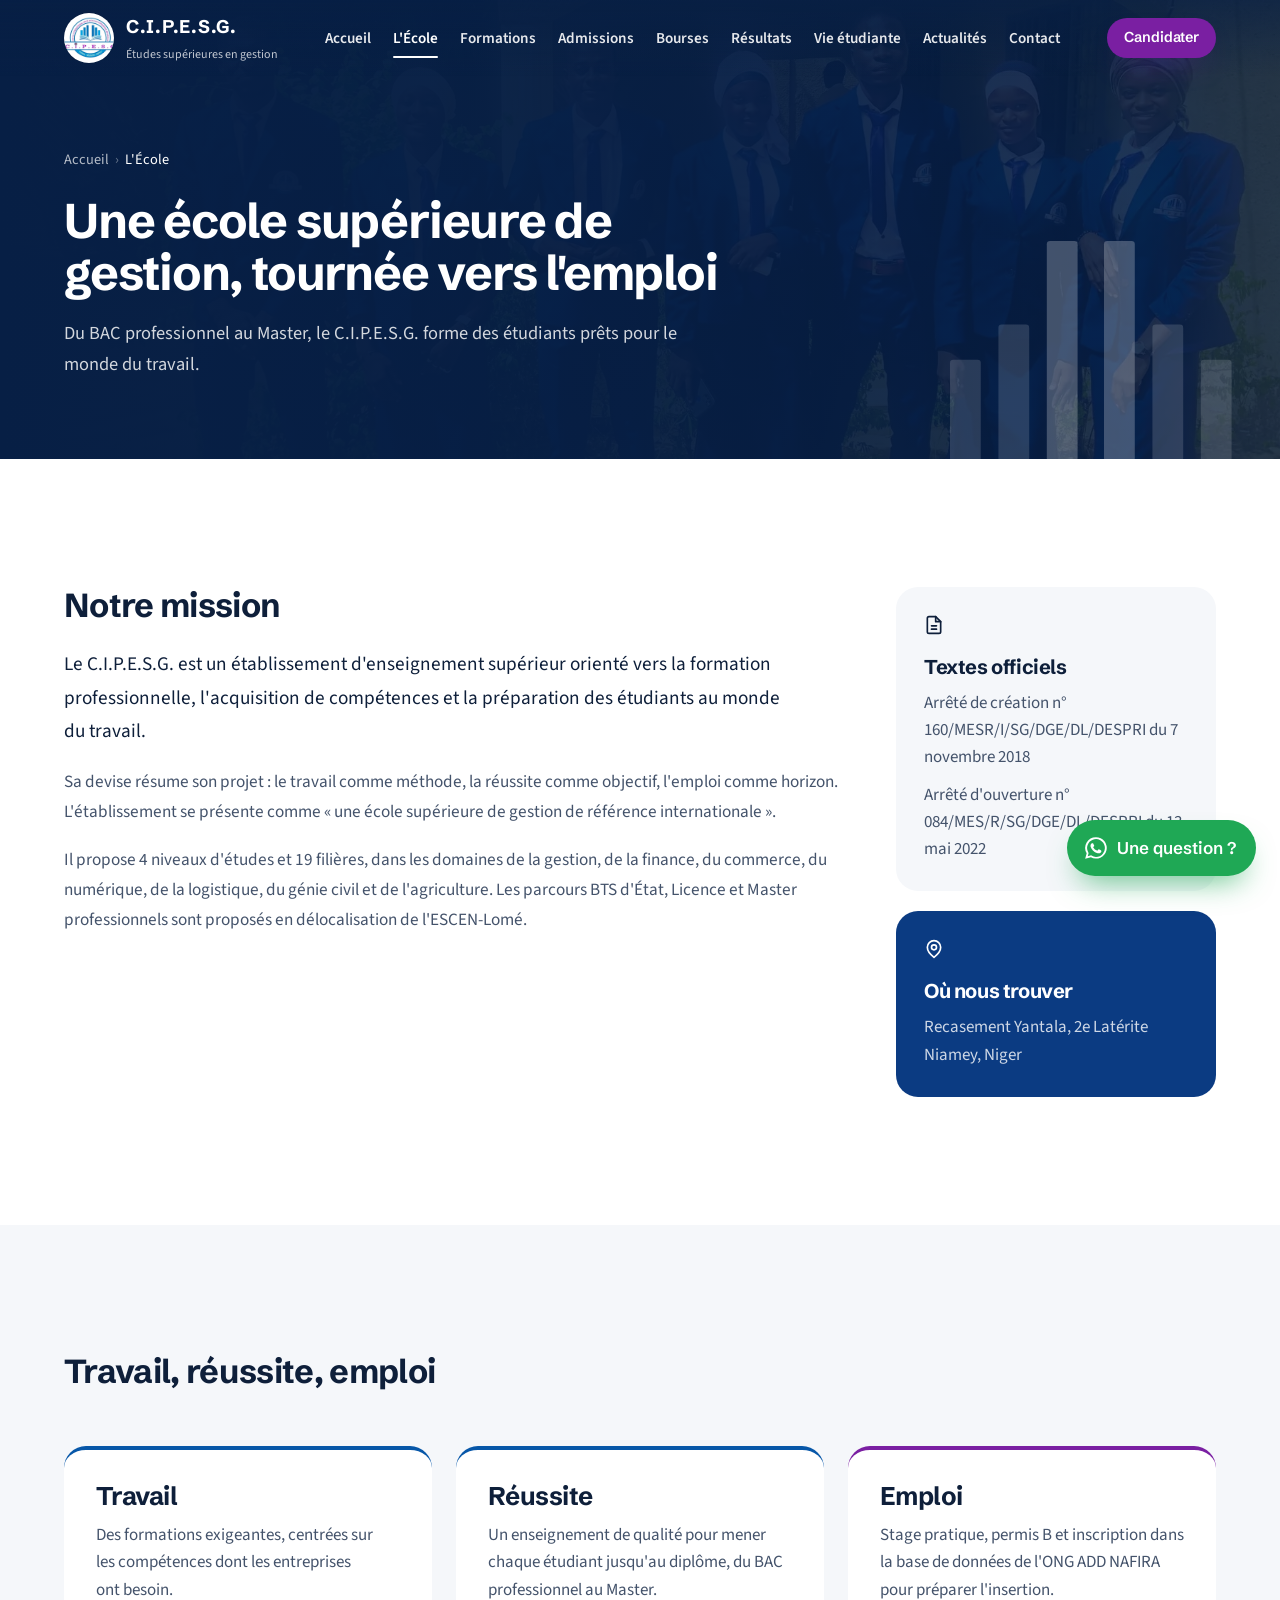
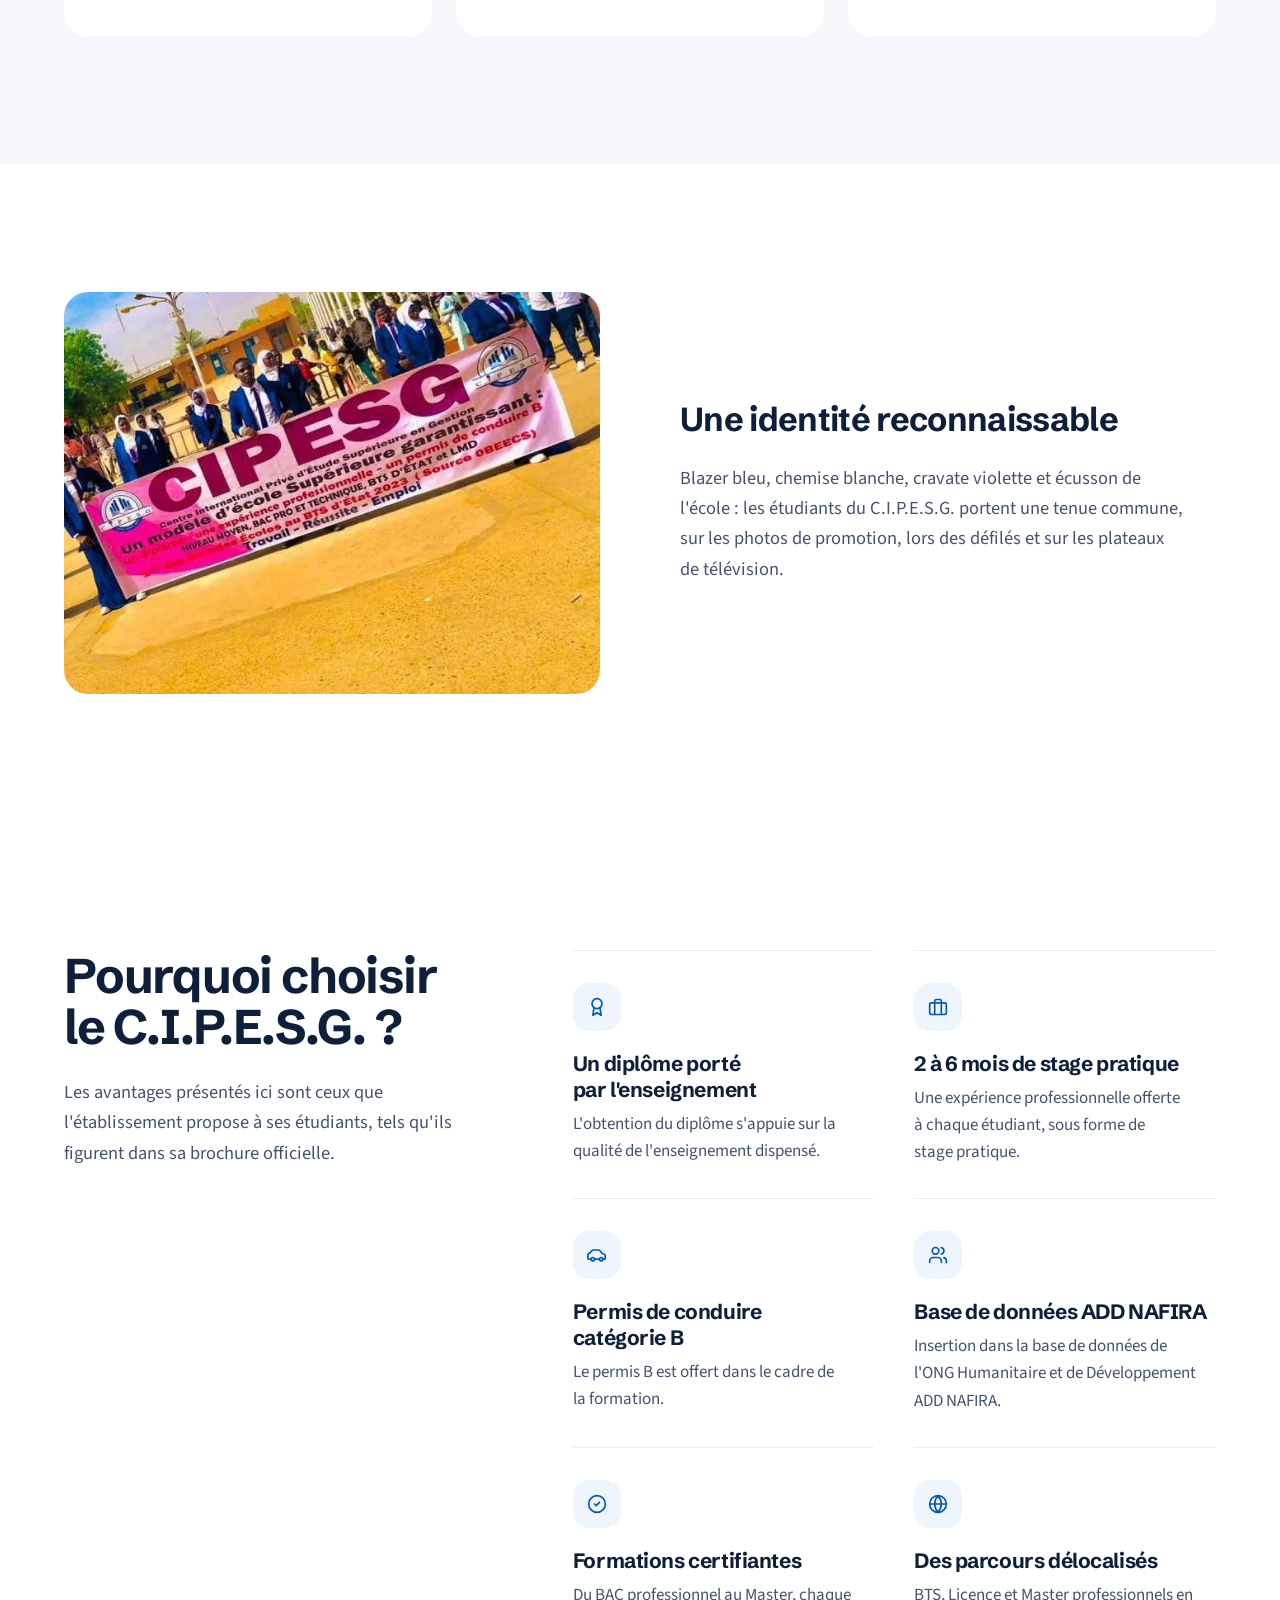
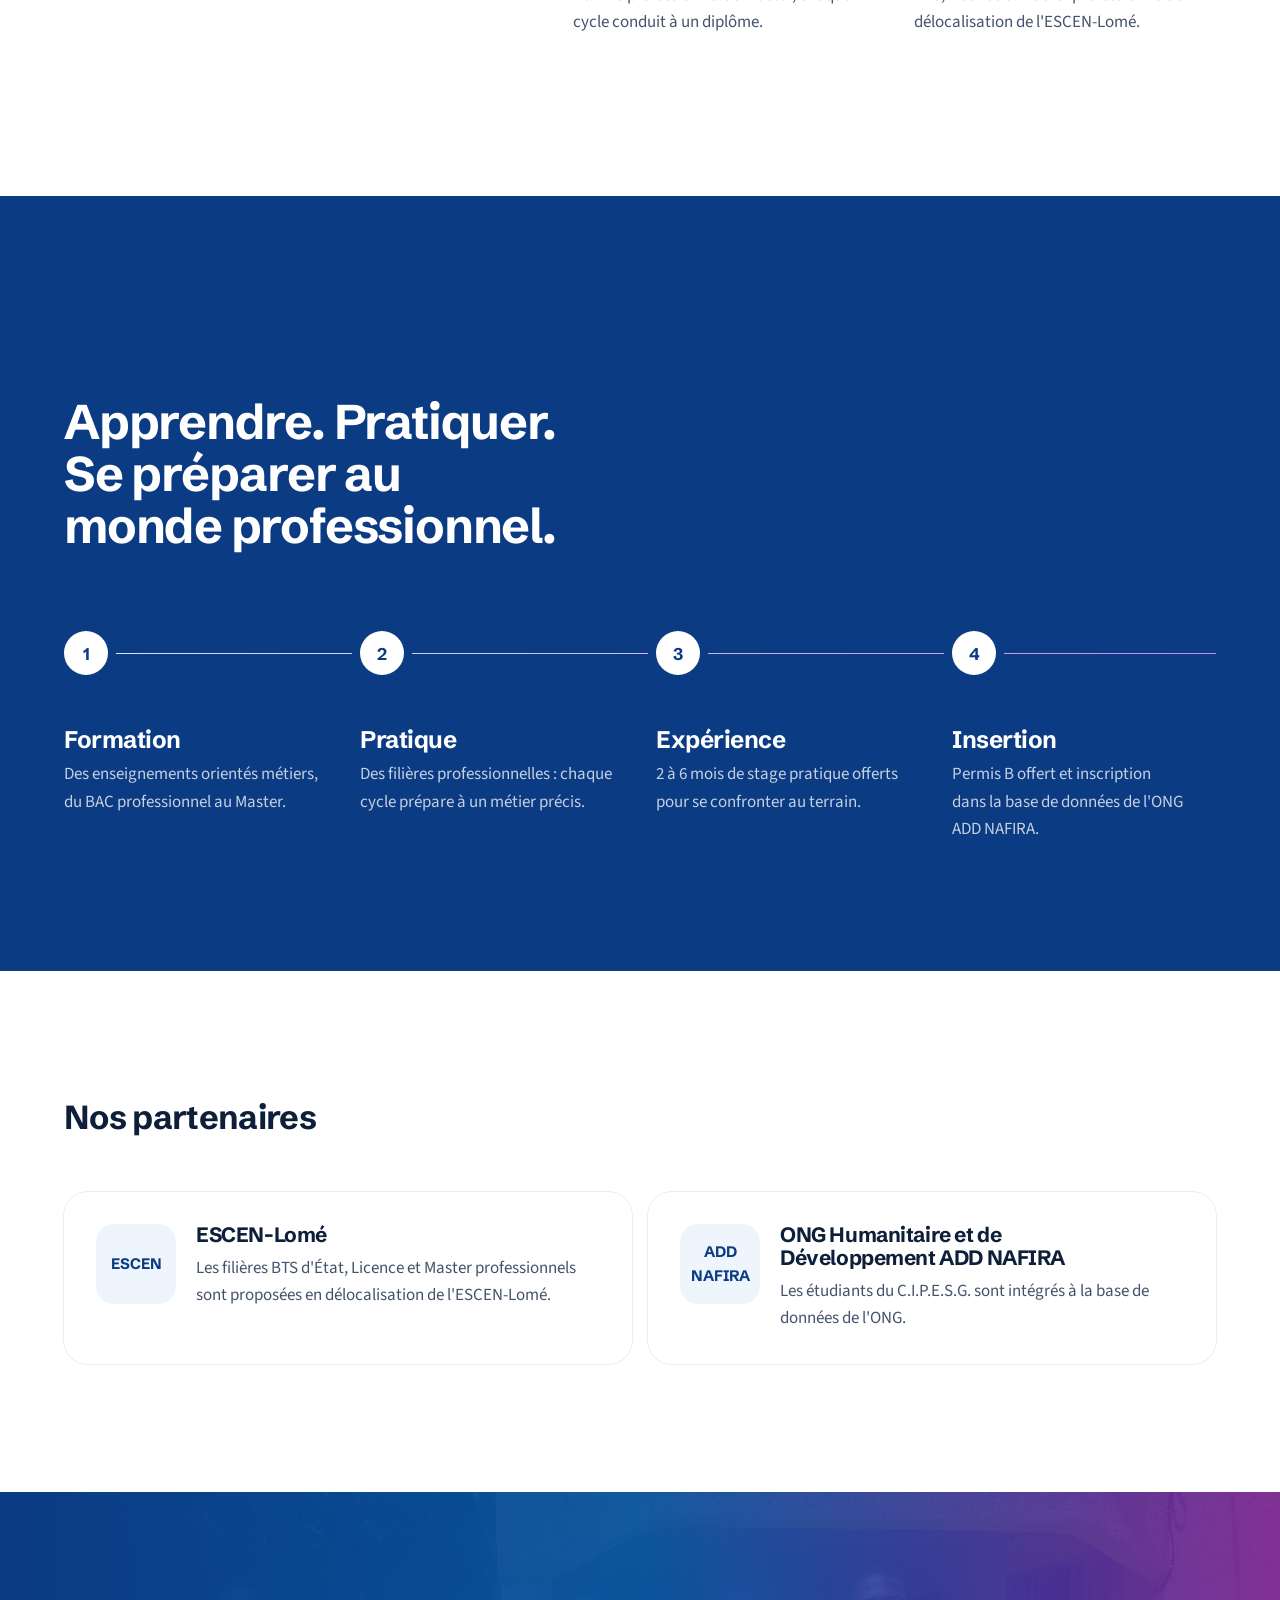
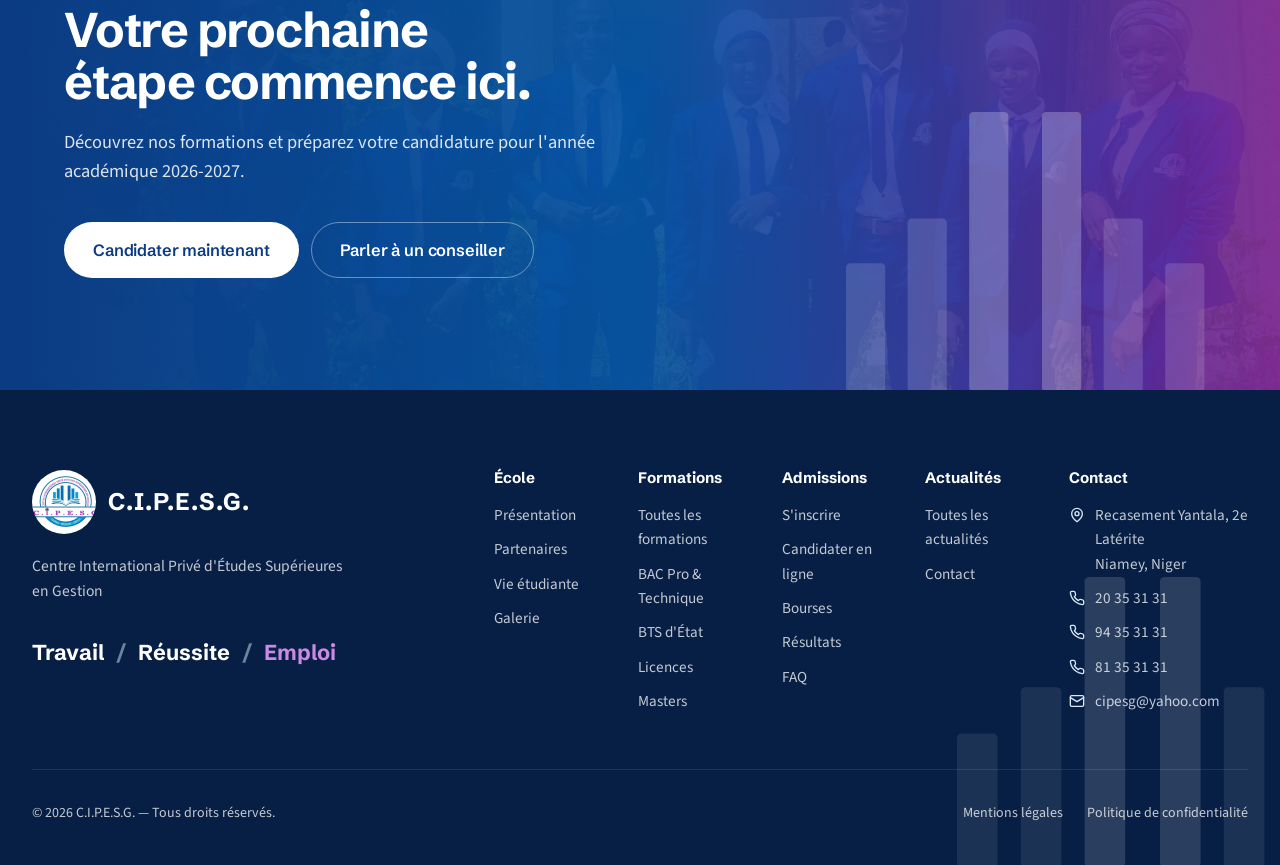
<file: ecole.html>
<!doctype html>
<html lang="fr">
<head>
<meta charset="utf-8">
<meta name="viewport" content="width=device-width, initial-scale=1, viewport-fit=cover">
<title>L'École | C.I.P.E.S.G.</title>
<meta name="description" content="Le C.I.P.E.S.G., établissement privé d'enseignement supérieur en gestion à Niamey : mission, arrêtés officiels, avantages et partenaires.">
<link rel="canonical" href="https://www.cipesg.com/ecole">
<meta name="theme-color" content="#071F45">
<meta property="og:type" content="website"><meta property="og:locale" content="fr_FR"><meta property="og:site_name" content="C.I.P.E.S.G.">
<meta property="og:title" content="L'École | C.I.P.E.S.G."><meta property="og:description" content="Le C.I.P.E.S.G., établissement privé d'enseignement supérieur en gestion à Niamey : mission, arrêtés officiels, avantages et partenaires."><meta property="og:url" content="https://www.cipesg.com/ecole"><meta property="og:image" content="https://www.cipesg.com/images/campus-promotion.webp">
<meta name="twitter:card" content="summary_large_image"><meta name="twitter:title" content="L'École | C.I.P.E.S.G."><meta name="twitter:description" content="Le C.I.P.E.S.G., établissement privé d'enseignement supérieur en gestion à Niamey : mission, arrêtés officiels, avantages et partenaires."><meta name="twitter:image" content="https://www.cipesg.com/images/campus-promotion.webp">
<link rel="icon" href="images/favicon.png">
<link rel="preconnect" href="https://fonts.googleapis.com"><link rel="preconnect" href="https://fonts.gstatic.com" crossorigin>
<link rel="stylesheet" href="https://fonts.googleapis.com/css2?family=Schibsted+Grotesk:wght@500;600;700&family=Source+Sans+3:wght@400;500;600&display=swap">
<link rel="stylesheet" href="assets/style.css">
<script type="application/ld+json">[{"@context": "https://schema.org", "@type": ["EducationalOrganization", "CollegeOrUniversity"], "name": "Centre International Privé d'Études Supérieures en Gestion", "alternateName": "C.I.P.E.S.G.", "url": "https://www.cipesg.com", "logo": "https://www.cipesg.com/images/logo.webp", "email": "cipesg@yahoo.com", "telephone": ["+227 20 35 31 31", "+227 94 35 31 31", "+227 81 35 31 31", "+227 93 55 25 65", "+227 96 88 95 30"], "slogan": "Travail - Réussite - Emploi", "address": {"@type": "PostalAddress", "streetAddress": "Recasement Yantala, 2e Latérite", "addressLocality": "Niamey", "addressCountry": "NE"}}, {"@context": "https://schema.org", "@type": "BreadcrumbList", "itemListElement": [{"@type": "ListItem", "position": 1, "name": "Accueil", "item": "https://www.cipesg.com/"}, {"@type": "ListItem", "position": 2, "name": "L'École", "item": "https://www.cipesg.com/ecole"}]}]</script>
</head>
<body>
<a class="skip" href="#contenu">Aller au contenu</a>
<div class="progress" aria-hidden="true"></div>
<header class="header"><div class="container header__in">
  <a class="brand" href="index.html" aria-label="C.I.P.E.S.G. — accueil"><img src="images/logo.webp" alt="" width="50" height="50"><span><b>C.I.P.E.S.G.</b><small>Études supérieures en gestion</small></span></a>
  <nav class="nav" aria-label="Navigation principale"><ul><li><a href="index.html">Accueil</a></li><li><a href="ecole.html" aria-current=page>L'École</a></li><li><a href="formations.html">Formations</a></li><li><a href="admissions.html">Admissions</a></li><li><a href="bourses.html">Bourses</a></li><li><a href="resultats.html">Résultats</a></li><li><a href="vie-etudiante.html">Vie étudiante</a></li><li><a href="actualites.html">Actualités</a></li><li><a href="contact.html">Contact</a></li></ul></nav>
  <div class="header__cta"><a class="btn btn--apply btn--sm" href="candidature.html">Candidater</a>
  <button class="burger" type="button" aria-expanded="false" aria-controls="menu" aria-label="Ouvrir le menu"><svg class="icon" viewBox="0 0 24 24" aria-hidden="true"><path d="M4 7h16M4 12h16M4 17h16"/></svg></button></div>
</div></header>
<div class="menu" id="menu" role="dialog" aria-modal="true" aria-label="Menu">
  <nav aria-label="Menu mobile"><ul><li><a href="index.html">Accueil</a></li><li><a href="ecole.html" aria-current=page>L'École</a></li><li><a href="formations.html">Formations</a></li><li><a href="admissions.html">Admissions</a></li><li><a href="bourses.html">Bourses</a></li><li><a href="resultats.html">Résultats</a></li><li><a href="vie-etudiante.html">Vie étudiante</a></li><li><a href="actualites.html">Actualités</a></li><li><a href="contact.html">Contact</a></li></ul></nav>
  <div class="menu__foot">
    <div class="btns"><a class="btn btn--apply btn--lg" href="candidature.html">Candidater maintenant</a><a class="btn btn--ghost-light btn--lg" data-wa target="_blank" rel="noopener">WhatsApp</a></div>
    <ul class="menu__contacts"><li><a href="tel:+22720353131"><svg class="icon" viewBox="0 0 24 24" aria-hidden="true"><path d="M22 16.9v3a2 2 0 0 1-2.2 2 19.8 19.8 0 0 1-8.6-3.1 19.5 19.5 0 0 1-6-6A19.8 19.8 0 0 1 2.1 4.2 2 2 0 0 1 4.1 2h3a2 2 0 0 1 2 1.7c.1 1 .4 1.9.7 2.8a2 2 0 0 1-.5 2.1L8 9.9a16 16 0 0 0 6 6l1.3-1.3a2 2 0 0 1 2.1-.4c.9.3 1.8.6 2.8.7a2 2 0 0 1 1.7 2Z"/></svg> 20 35 31 31</a></li><li><a href="tel:+22794353131"><svg class="icon" viewBox="0 0 24 24" aria-hidden="true"><path d="M22 16.9v3a2 2 0 0 1-2.2 2 19.8 19.8 0 0 1-8.6-3.1 19.5 19.5 0 0 1-6-6A19.8 19.8 0 0 1 2.1 4.2 2 2 0 0 1 4.1 2h3a2 2 0 0 1 2 1.7c.1 1 .4 1.9.7 2.8a2 2 0 0 1-.5 2.1L8 9.9a16 16 0 0 0 6 6l1.3-1.3a2 2 0 0 1 2.1-.4c.9.3 1.8.6 2.8.7a2 2 0 0 1 1.7 2Z"/></svg> 94 35 31 31</a></li><li><a href="tel:+22781353131"><svg class="icon" viewBox="0 0 24 24" aria-hidden="true"><path d="M22 16.9v3a2 2 0 0 1-2.2 2 19.8 19.8 0 0 1-8.6-3.1 19.5 19.5 0 0 1-6-6A19.8 19.8 0 0 1 2.1 4.2 2 2 0 0 1 4.1 2h3a2 2 0 0 1 2 1.7c.1 1 .4 1.9.7 2.8a2 2 0 0 1-.5 2.1L8 9.9a16 16 0 0 0 6 6l1.3-1.3a2 2 0 0 1 2.1-.4c.9.3 1.8.6 2.8.7a2 2 0 0 1 1.7 2Z"/></svg> 81 35 31 31</a></li><li><a href="mailto:cipesg@yahoo.com"><svg class="icon" viewBox="0 0 24 24" aria-hidden="true"><rect x="2" y="4" width="20" height="16" rx="2"/><path d="m22 7-10 6L2 7"/></svg> cipesg@yahoo.com</a></li></ul>
    <ul class="socials mt-1"></ul>
  </div>
</div>
<main id="contenu">
<section class="page-hero"><div class="page-hero__img"><img src="images/campus-promotion.webp" alt="" fetchpriority="high"></div><svg class="bars" viewBox="0 0 132 100" aria-hidden="true" preserveAspectRatio="xMidYMax meet"><rect x="0" y="54" width="14" height="46" rx="1.5"/><rect x="22" y="38" width="14" height="62" rx="1.5"/><rect x="44" y="0" width="14" height="100" rx="1.5"/><rect x="70" y="0" width="14" height="100" rx="1.5"/><rect x="92" y="38" width="14" height="62" rx="1.5"/><rect x="114" y="54" width="14" height="46" rx="1.5"/></svg><div class="container">
<nav class="crumbs" aria-label="Fil d'Ariane"><ol><li><a href="index.html">Accueil</a></li><li aria-current="page">L'École</li></ol></nav>
<h1 class="display-lg">Une école supérieure de gestion, tournée vers l'emploi</h1><p class="lead">Du BAC professionnel au Master, le C.I.P.E.S.G. forme des étudiants prêts pour le monde du travail.</p>
</div></section>
<section class="section"><div class="container aside-layout">
<div class="reveal"><h2 class="display-md">Notre mission</h2><div class="prose mt-2">
<p>Le C.I.P.E.S.G. est un établissement d'enseignement supérieur orienté vers la formation professionnelle, l'acquisition de compétences et la préparation des étudiants au monde du travail.</p>
<p>Sa devise résume son projet : le travail comme méthode, la réussite comme objectif, l'emploi comme horizon. L'établissement se présente comme « une école supérieure de gestion de référence internationale ».</p>
<p>Il propose 4 niveaux d'études et 19 filières, dans les domaines de la gestion, de la finance, du commerce, du numérique, de la logistique, du génie civil et de l'agriculture. Les parcours BTS d'État, Licence et Master professionnels sont proposés en délocalisation de l'ESCEN-Lomé.</p></div></div>
<aside class="stack"><div class="panel"><svg class="icon" viewBox="0 0 24 24" aria-hidden="true"><path d="M14 2H6a2 2 0 0 0-2 2v16a2 2 0 0 0 2 2h12a2 2 0 0 0 2-2V8z"/><path d="M14 2v6h6M9 13h6M9 17h6"/></svg><h2 class="mt-1">Textes officiels</h2><ul class="mt-1 muted stack" style="--gap:10px"><li>Arrêté de création n° 160/MESR/I/SG/DGE/DL/DESPRI du 7 novembre 2018</li><li>Arrêté d'ouverture n° 084/MES/R/SG/DGE/DL/DESPRI du 13 mai 2022</li></ul></div>
<div class="panel panel--deep"><svg class="icon" viewBox="0 0 24 24" aria-hidden="true"><path d="M20 10c0 6-8 12-8 12s-8-6-8-12a8 8 0 0 1 16 0Z"/><circle cx="12" cy="10" r="3"/></svg><h2 class="mt-1">Où nous trouver</h2><p class="mt-1" style="color:rgba(255,255,255,.8)">Recasement Yantala, 2e Latérite<br>Niamey, Niger</p></div></aside>
</div></section>
<section class="section bg-mist"><div class="container"><h2 class="display-md reveal">Travail, réussite, emploi</h2>
<ul class="values mt-4"><li class="reveal"><h3>Travail</h3><p>Des formations exigeantes, centrées sur les compétences dont les entreprises ont besoin.</p></li>
<li class="reveal" data-delay="1"><h3>Réussite</h3><p>Un enseignement de qualité pour mener chaque étudiant jusqu'au diplôme, du BAC professionnel au Master.</p></li>
<li class="reveal" data-delay="2"><h3>Emploi</h3><p>Stage pratique, permis B et inscription dans la base de données de l'ONG ADD NAFIRA pour préparer l'insertion.</p></li></ul></div></section>
<section class="section"><div class="container split">
<div class="frame reveal" style="aspect-ratio:4/3"><img src="images/defile.webp" alt="Étudiants du C.I.P.E.S.G. portant la banderole de l'école" loading="lazy"></div>
<div class="reveal" data-delay="1"><h2 class="display-md">Une identité reconnaissable</h2><p class="lead mt-2">Blazer bleu, chemise blanche, cravate violette et écusson de l'école : les étudiants du C.I.P.E.S.G. portent une tenue commune, sur les photos de promotion, lors des défilés et sur les plateaux de télévision.</p></div>
</div></section>
<section class="section" aria-labelledby="why-t"><div class="container why">
<div class="why__head reveal"><h2 id="why-t" class="display-lg">Pourquoi choisir le C.I.P.E.S.G.&nbsp;?</h2><p class="lead mt-2">Les avantages présentés ici sont ceux que l'établissement propose à ses étudiants, tels qu'ils figurent dans sa brochure officielle.</p></div>
<ul><li class="reveal" data-delay="0"><span class="ico"><svg class="icon" viewBox="0 0 24 24" aria-hidden="true"><circle cx="12" cy="8" r="6"/><path d="M15.5 12.9 17 22l-5-3-5 3 1.5-9.1"/></svg></span><h3>Un diplôme porté par l'enseignement</h3><p>L'obtention du diplôme s'appuie sur la qualité de l'enseignement dispensé.</p></li><li class="reveal" data-delay="1"><span class="ico"><svg class="icon" viewBox="0 0 24 24" aria-hidden="true"><rect x="2" y="7" width="20" height="14" rx="2"/><path d="M16 21V5a2 2 0 0 0-2-2h-4a2 2 0 0 0-2 2v16"/></svg></span><h3>2 à 6 mois de stage pratique</h3><p>Une expérience professionnelle offerte à chaque étudiant, sous forme de stage pratique.</p></li><li class="reveal" data-delay="2"><span class="ico"><svg class="icon" viewBox="0 0 24 24" aria-hidden="true"><path d="M19 17h2c.6 0 1-.4 1-1v-3c0-.9-.7-1.7-1.5-1.9L18 10l-2.7-3.4A2 2 0 0 0 13.7 6H7.5a2 2 0 0 0-1.7.9L3 10l-1 .5c-.6.3-1 .9-1 1.5V16c0 .6.4 1 1 1h2"/><circle cx="7" cy="17" r="2"/><circle cx="17" cy="17" r="2"/><path d="M9 17h6"/></svg></span><h3>Permis de conduire catégorie B</h3><p>Le permis B est offert dans le cadre de la formation.</p></li><li class="reveal" data-delay="0"><span class="ico"><svg class="icon" viewBox="0 0 24 24" aria-hidden="true"><path d="M16 21v-2a4 4 0 0 0-4-4H6a4 4 0 0 0-4 4v2"/><circle cx="9" cy="7" r="4"/><path d="M22 21v-2a4 4 0 0 0-3-3.9M16 3.1a4 4 0 0 1 0 7.8"/></svg></span><h3>Base de données ADD NAFIRA</h3><p>Insertion dans la base de données de l'ONG Humanitaire et de Développement ADD NAFIRA.</p></li><li class="reveal" data-delay="1"><span class="ico"><svg class="icon" viewBox="0 0 24 24" aria-hidden="true"><path d="M9 12l2 2 4-4"/><path d="M12 22a10 10 0 1 0 0-20 10 10 0 0 0 0 20Z"/></svg></span><h3>Formations certifiantes</h3><p>Du BAC professionnel au Master, chaque cycle conduit à un diplôme.</p></li><li class="reveal" data-delay="2"><span class="ico"><svg class="icon" viewBox="0 0 24 24" aria-hidden="true"><circle cx="12" cy="12" r="10"/><path d="M2 12h20M12 2a15.3 15.3 0 0 1 4 10 15.3 15.3 0 0 1-4 10 15.3 15.3 0 0 1-4-10 15.3 15.3 0 0 1 4-10Z"/></svg></span><h3>Des parcours délocalisés</h3><p>BTS, Licence et Master professionnels en délocalisation de l'ESCEN-Lomé.</p></li></ul></div></section><section class="section bg-deep" aria-labelledby="xp-t"><div class="container">
<div class="xp__top"><h2 id="xp-t" class="display-lg reveal">Apprendre. Pratiquer. Se préparer au monde professionnel.</h2>
<div class="xp__img"><img src="images/promotion.webp" alt="Promotion d'étudiants du C.I.P.E.S.G. en blazer bleu et cravate violette" width="815" height="400" loading="lazy"></div></div>
<ol class="timeline"><span class="timeline__fill" aria-hidden="true"></span><li><span class="n">1</span><div><h3>Formation</h3><p>Des enseignements orientés métiers, du BAC professionnel au Master.</p></div></li><li><span class="n">2</span><div><h3>Pratique</h3><p>Des filières professionnelles : chaque cycle prépare à un métier précis.</p></div></li><li><span class="n">3</span><div><h3>Expérience</h3><p>2 à 6 mois de stage pratique offerts pour se confronter au terrain.</p></div></li><li><span class="n">4</span><div><h3>Insertion</h3><p>Permis B offert et inscription dans la base de données de l'ONG ADD NAFIRA.</p></div></li></ol></div></section>
<section class="section" id="partenaires" aria-labelledby="part-t"><div class="container"><h2 id="part-t" class="display-md reveal">Nos partenaires</h2>
<ul class="cards cards--2 mt-4">
<li class="partner reveal"><span class="partner__logo">ESCEN</span><div><h3>ESCEN-Lomé</h3><p>Les filières BTS d'État, Licence et Master professionnels sont proposées en délocalisation de l'ESCEN-Lomé.</p></div></li>
<li class="partner reveal" data-delay="1"><span class="partner__logo">ADD<br>NAFIRA</span><div><h3>ONG Humanitaire et de Développement ADD NAFIRA</h3><p>Les étudiants du C.I.P.E.S.G. sont intégrés à la base de données de l'ONG.</p></div></li></ul></div></section>
<section class="cta" aria-labelledby="cta-t"><img src="images/campus-promotion.webp" alt="" loading="lazy"><svg class="bars" viewBox="0 0 132 100" aria-hidden="true" preserveAspectRatio="xMidYMax meet"><rect x="0" y="54" width="14" height="46" rx="1.5"/><rect x="22" y="38" width="14" height="62" rx="1.5"/><rect x="44" y="0" width="14" height="100" rx="1.5"/><rect x="70" y="0" width="14" height="100" rx="1.5"/><rect x="92" y="38" width="14" height="62" rx="1.5"/><rect x="114" y="54" width="14" height="46" rx="1.5"/></svg><div class="container reveal">
<h2 id="cta-t" class="display-lg">Votre prochaine étape commence ici.</h2>
<p>Découvrez nos formations et préparez votre candidature pour l'année académique 2026-2027.</p>
<div class="btns"><a class="btn btn--light btn--lg" href="candidature.html">Candidater maintenant</a><a class="btn btn--ghost-light btn--lg" data-wa="Bonjour C.I.P.E.S.G., je souhaite parler à un conseiller au sujet des inscriptions." target="_blank" rel="noopener">Parler à un conseiller</a></div>
</div></section>
</main>
<footer class="footer"><svg class="bars" viewBox="0 0 132 100" aria-hidden="true" preserveAspectRatio="xMidYMax meet"><rect x="0" y="54" width="14" height="46" rx="1.5"/><rect x="22" y="38" width="14" height="62" rx="1.5"/><rect x="44" y="0" width="14" height="100" rx="1.5"/><rect x="70" y="0" width="14" height="100" rx="1.5"/><rect x="92" y="38" width="14" height="62" rx="1.5"/><rect x="114" y="54" width="14" height="46" rx="1.5"/></svg><div class="container footer__in">
  <div class="footer__top">
    <div><a class="brand" href="index.html"><img src="images/logo.webp" alt="Logo C.I.P.E.S.G." width="64" height="64" loading="lazy"><span><b>C.I.P.E.S.G.</b></span></a>
      <p class="footer__name">Centre International Privé d'Études Supérieures en Gestion</p>
      <p class="footer__sig">Travail <i>/</i> Réussite <i>/</i> <em>Emploi</em></p></div>
    <div class="footer__cols">
      <div><h2>École</h2><ul><li><a href="ecole.html">Présentation</a></li><li><a href="ecole.html#partenaires">Partenaires</a></li><li><a href="vie-etudiante.html">Vie étudiante</a></li><li><a href="galerie.html">Galerie</a></li></ul></div>
      <div><h2>Formations</h2><ul><li><a href="formations.html">Toutes les formations</a></li><li><a href="formations.html#bac">BAC Pro & Technique</a></li><li><a href="formations.html#bts">BTS d'État</a></li><li><a href="formations.html#lic">Licences</a></li><li><a href="formations.html#mas">Masters</a></li></ul></div>
      <div><h2>Admissions</h2><ul><li><a href="admissions.html">S'inscrire</a></li><li><a href="candidature.html">Candidater en ligne</a></li><li><a href="bourses.html">Bourses</a></li><li><a href="resultats.html">Résultats</a></li><li><a href="faq.html">FAQ</a></li></ul></div>
      <div><h2>Actualités</h2><ul><li><a href="actualites.html">Toutes les actualités</a></li><li><a href="contact.html">Contact</a></li></ul></div>
      <div class="footer__contact"><h2>Contact</h2><ul>
        <li><svg class="icon" viewBox="0 0 24 24" aria-hidden="true"><path d="M20 10c0 6-8 12-8 12s-8-6-8-12a8 8 0 0 1 16 0Z"/><circle cx="12" cy="10" r="3"/></svg><span>Recasement Yantala, 2e Latérite<br>Niamey, Niger</span></li>
        <li><svg class="icon" viewBox="0 0 24 24" aria-hidden="true"><path d="M22 16.9v3a2 2 0 0 1-2.2 2 19.8 19.8 0 0 1-8.6-3.1 19.5 19.5 0 0 1-6-6A19.8 19.8 0 0 1 2.1 4.2 2 2 0 0 1 4.1 2h3a2 2 0 0 1 2 1.7c.1 1 .4 1.9.7 2.8a2 2 0 0 1-.5 2.1L8 9.9a16 16 0 0 0 6 6l1.3-1.3a2 2 0 0 1 2.1-.4c.9.3 1.8.6 2.8.7a2 2 0 0 1 1.7 2Z"/></svg><a href="tel:+22720353131">20 35 31 31</a></li><li><svg class="icon" viewBox="0 0 24 24" aria-hidden="true"><path d="M22 16.9v3a2 2 0 0 1-2.2 2 19.8 19.8 0 0 1-8.6-3.1 19.5 19.5 0 0 1-6-6A19.8 19.8 0 0 1 2.1 4.2 2 2 0 0 1 4.1 2h3a2 2 0 0 1 2 1.7c.1 1 .4 1.9.7 2.8a2 2 0 0 1-.5 2.1L8 9.9a16 16 0 0 0 6 6l1.3-1.3a2 2 0 0 1 2.1-.4c.9.3 1.8.6 2.8.7a2 2 0 0 1 1.7 2Z"/></svg><a href="tel:+22794353131">94 35 31 31</a></li><li><svg class="icon" viewBox="0 0 24 24" aria-hidden="true"><path d="M22 16.9v3a2 2 0 0 1-2.2 2 19.8 19.8 0 0 1-8.6-3.1 19.5 19.5 0 0 1-6-6A19.8 19.8 0 0 1 2.1 4.2 2 2 0 0 1 4.1 2h3a2 2 0 0 1 2 1.7c.1 1 .4 1.9.7 2.8a2 2 0 0 1-.5 2.1L8 9.9a16 16 0 0 0 6 6l1.3-1.3a2 2 0 0 1 2.1-.4c.9.3 1.8.6 2.8.7a2 2 0 0 1 1.7 2Z"/></svg><a href="tel:+22781353131">81 35 31 31</a></li>
        <li><svg class="icon" viewBox="0 0 24 24" aria-hidden="true"><rect x="2" y="4" width="20" height="16" rx="2"/><path d="m22 7-10 6L2 7"/></svg><a href="mailto:cipesg@yahoo.com">cipesg@yahoo.com</a></li></ul></div>
    </div>
  </div>
  <ul class="socials mt-3"></ul>
  <div class="footer__bottom"><p>© <span data-year>2026</span> C.I.P.E.S.G. — Tous droits réservés.</p>
    <ul><li><a href="mentions-legales.html">Mentions légales</a></li><li><a href="mentions-legales.html#confidentialite">Politique de confidentialité</a></li></ul></div>
</div></footer>
<div class="floating">
  <button class="to-top" type="button" aria-label="Retour en haut de page"><svg class="icon" viewBox="0 0 24 24" aria-hidden="true"><path d="m18 15-6-6-6 6"/></svg></button>
  <a class="wa" data-wa target="_blank" rel="noopener" aria-label="Écrire au C.I.P.E.S.G. sur WhatsApp"><svg viewBox="0 0 24 24" aria-hidden="true"><path d="M12 2a9.9 9.9 0 0 0-8.6 14.9L2 22l5.3-1.4A9.9 9.9 0 1 0 12 2Zm0 18.2a8.2 8.2 0 0 1-4.2-1.2l-.3-.2-3.1.8.8-3-.2-.3A8.2 8.2 0 1 1 12 20.2Zm4.5-6.2c-.2-.1-1.5-.7-1.7-.8-.2-.1-.4-.1-.6.1l-.8 1c-.1.2-.3.2-.5.1a6.7 6.7 0 0 1-3.4-2.9c-.3-.4.3-.4.8-1.3.1-.2 0-.3 0-.4l-.8-1.8c-.2-.5-.4-.4-.6-.4h-.5a.9.9 0 0 0-.6.3 2.7 2.7 0 0 0-.9 2.1c0 1.2.9 2.4 1 2.6.1.2 1.8 2.7 4.2 3.7 1.6.7 2.2.7 3 .6.5-.1 1.5-.6 1.7-1.2.2-.6.2-1.1.1-1.2l-.4-.2Z"/></svg><span>Une question ?</span></a>
</div>
<script src="assets/main.js" defer></script>
</body>
</html>
</file>
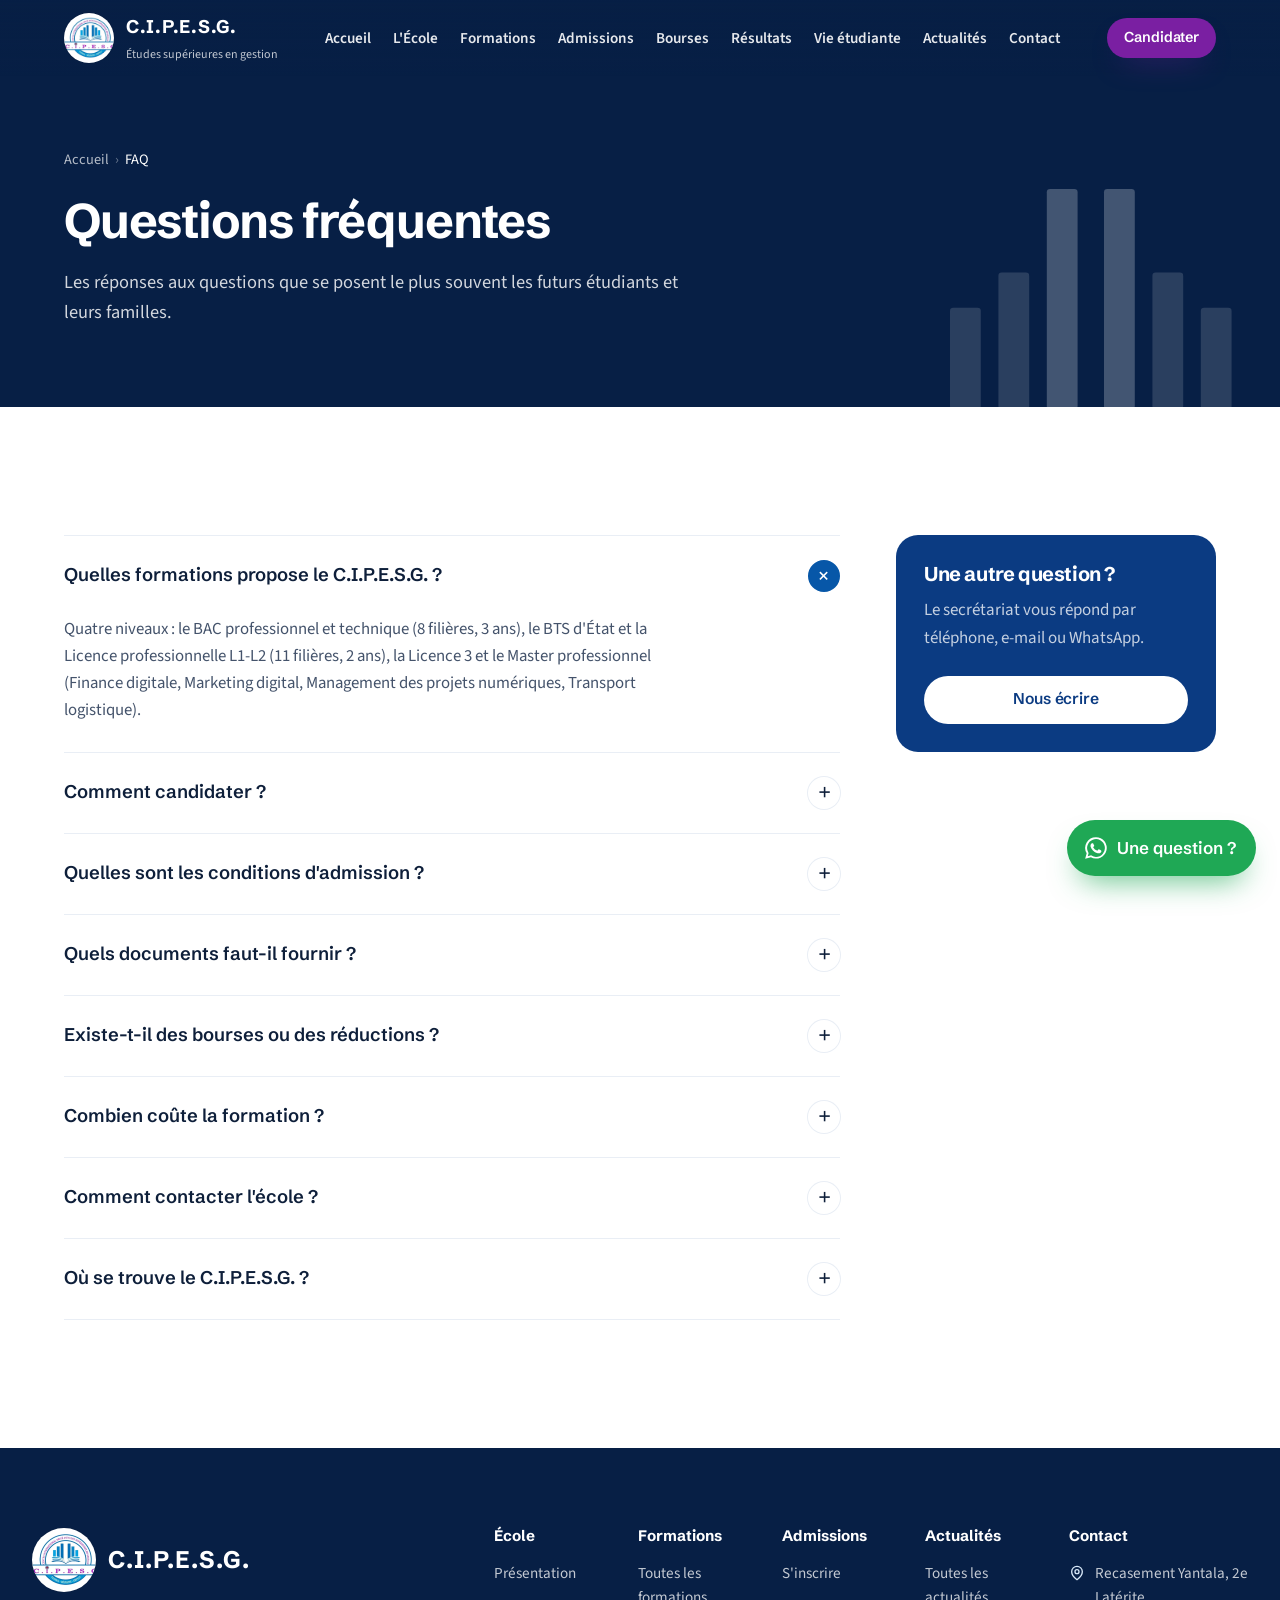
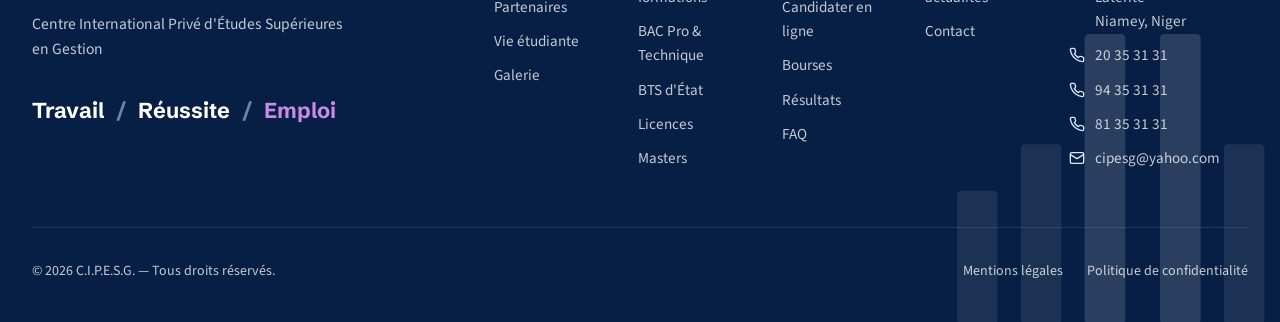
<file: faq.html>
<!doctype html>
<html lang="fr">
<head>
<meta charset="utf-8">
<meta name="viewport" content="width=device-width, initial-scale=1, viewport-fit=cover">
<title>Questions fréquentes | C.I.P.E.S.G.</title>
<meta name="description" content="Formations, candidature, admission, documents, bourses, frais et adresse du C.I.P.E.S.G. : les réponses aux questions fréquentes.">
<link rel="canonical" href="https://www.cipesg.com/faq">
<meta name="theme-color" content="#071F45">
<meta property="og:type" content="website"><meta property="og:locale" content="fr_FR"><meta property="og:site_name" content="C.I.P.E.S.G.">
<meta property="og:title" content="Questions fréquentes | C.I.P.E.S.G."><meta property="og:description" content="Formations, candidature, admission, documents, bourses, frais et adresse du C.I.P.E.S.G. : les réponses aux questions fréquentes."><meta property="og:url" content="https://www.cipesg.com/faq"><meta property="og:image" content="https://www.cipesg.com/images/campus-promotion.webp">
<meta name="twitter:card" content="summary_large_image"><meta name="twitter:title" content="Questions fréquentes | C.I.P.E.S.G."><meta name="twitter:description" content="Formations, candidature, admission, documents, bourses, frais et adresse du C.I.P.E.S.G. : les réponses aux questions fréquentes."><meta name="twitter:image" content="https://www.cipesg.com/images/campus-promotion.webp">
<link rel="icon" href="images/favicon.png">
<link rel="preconnect" href="https://fonts.googleapis.com"><link rel="preconnect" href="https://fonts.gstatic.com" crossorigin>
<link rel="stylesheet" href="https://fonts.googleapis.com/css2?family=Schibsted+Grotesk:wght@500;600;700&family=Source+Sans+3:wght@400;500;600&display=swap">
<link rel="stylesheet" href="assets/style.css">
<script type="application/ld+json">[{"@context": "https://schema.org", "@type": ["EducationalOrganization", "CollegeOrUniversity"], "name": "Centre International Privé d'Études Supérieures en Gestion", "alternateName": "C.I.P.E.S.G.", "url": "https://www.cipesg.com", "logo": "https://www.cipesg.com/images/logo.webp", "email": "cipesg@yahoo.com", "telephone": ["+227 20 35 31 31", "+227 94 35 31 31", "+227 81 35 31 31", "+227 93 55 25 65", "+227 96 88 95 30"], "slogan": "Travail - Réussite - Emploi", "address": {"@type": "PostalAddress", "streetAddress": "Recasement Yantala, 2e Latérite", "addressLocality": "Niamey", "addressCountry": "NE"}}, {"@context": "https://schema.org", "@type": "FAQPage", "mainEntity": [{"@type": "Question", "name": "Quelles formations propose le C.I.P.E.S.G. ?", "acceptedAnswer": {"@type": "Answer", "text": "Quatre niveaux : le BAC professionnel et technique (8 filières, 3 ans), le BTS d'État et la Licence professionnelle L1-L2 (11 filières, 2 ans), la Licence 3 et le Master professionnel (Finance digitale, Marketing digital, Management des projets numériques, Transport logistique)."}}, {"@type": "Question", "name": "Comment candidater ?", "acceptedAnswer": {"@type": "Answer", "text": "Remplissez le formulaire de candidature en ligne en quatre étapes. Un numéro de candidature vous est attribué, puis votre dossier est transmis au secrétariat par WhatsApp ou par e-mail. Vous pouvez aussi vous présenter à l'établissement ou appeler le secrétariat."}}, {"@type": "Question", "name": "Quelles sont les conditions d'admission ?", "acceptedAnswer": {"@type": "Answer", "text": "Les conditions dépendent du niveau visé. Pour connaître celles qui s'appliquent à votre filière, contactez le service des admissions par téléphone, WhatsApp ou e-mail."}}, {"@type": "Question", "name": "Quels documents faut-il fournir ?", "acceptedAnswer": {"@type": "Answer", "text": "Une pièce d'identité, votre dernier diplôme ou relevé de notes et des photos d'identité. Le service des admissions peut demander des pièces complémentaires."}}, {"@type": "Question", "name": "Existe-t-il des bourses ou des réductions ?", "acceptedAnswer": {"@type": "Answer", "text": "Pour 2026-2027, une réduction de 50 % est proposée aux orphelins, aux enfants des retraités et aux enfants des Forces de Défense et de Sécurité (FDS). Les places sont limitées."}}, {"@type": "Question", "name": "Combien coûte la formation ?", "acceptedAnswer": {"@type": "Answer", "text": "BAC professionnel : 30 000 FCFA d'inscription et 300 000 FCFA par an. BTS d'État et Licence L1-L2 : 50 000 FCFA et 450 000 FCFA par an. Licence 3 : 50 000 FCFA et 650 000 FCFA. Master : 50 000 FCFA d'inscription, 950 000 FCFA en M1 et 1 650 000 FCFA en M2."}}, {"@type": "Question", "name": "Comment contacter l'école ?", "acceptedAnswer": {"@type": "Answer", "text": "Par téléphone au 20 35 31 31, 94 35 31 31, 81 35 31 31, 93 55 25 65 ou 96 88 95 30, par e-mail à cipesg@yahoo.com, ou via le bouton WhatsApp présent sur chaque page."}}, {"@type": "Question", "name": "Où se trouve le C.I.P.E.S.G. ?", "acceptedAnswer": {"@type": "Answer", "text": "Au Recasement Yantala, 2e Latérite, à Niamey (Niger)."}}]}, {"@context": "https://schema.org", "@type": "BreadcrumbList", "itemListElement": [{"@type": "ListItem", "position": 1, "name": "Accueil", "item": "https://www.cipesg.com/"}, {"@type": "ListItem", "position": 2, "name": "FAQ", "item": "https://www.cipesg.com/faq"}]}]</script>
</head>
<body>
<a class="skip" href="#contenu">Aller au contenu</a>
<div class="progress" aria-hidden="true"></div>
<header class="header"><div class="container header__in">
  <a class="brand" href="index.html" aria-label="C.I.P.E.S.G. — accueil"><img src="images/logo.webp" alt="" width="50" height="50"><span><b>C.I.P.E.S.G.</b><small>Études supérieures en gestion</small></span></a>
  <nav class="nav" aria-label="Navigation principale"><ul><li><a href="index.html">Accueil</a></li><li><a href="ecole.html">L'École</a></li><li><a href="formations.html">Formations</a></li><li><a href="admissions.html">Admissions</a></li><li><a href="bourses.html">Bourses</a></li><li><a href="resultats.html">Résultats</a></li><li><a href="vie-etudiante.html">Vie étudiante</a></li><li><a href="actualites.html">Actualités</a></li><li><a href="contact.html">Contact</a></li></ul></nav>
  <div class="header__cta"><a class="btn btn--apply btn--sm" href="candidature.html">Candidater</a>
  <button class="burger" type="button" aria-expanded="false" aria-controls="menu" aria-label="Ouvrir le menu"><svg class="icon" viewBox="0 0 24 24" aria-hidden="true"><path d="M4 7h16M4 12h16M4 17h16"/></svg></button></div>
</div></header>
<div class="menu" id="menu" role="dialog" aria-modal="true" aria-label="Menu">
  <nav aria-label="Menu mobile"><ul><li><a href="index.html">Accueil</a></li><li><a href="ecole.html">L'École</a></li><li><a href="formations.html">Formations</a></li><li><a href="admissions.html">Admissions</a></li><li><a href="bourses.html">Bourses</a></li><li><a href="resultats.html">Résultats</a></li><li><a href="vie-etudiante.html">Vie étudiante</a></li><li><a href="actualites.html">Actualités</a></li><li><a href="contact.html">Contact</a></li></ul></nav>
  <div class="menu__foot">
    <div class="btns"><a class="btn btn--apply btn--lg" href="candidature.html">Candidater maintenant</a><a class="btn btn--ghost-light btn--lg" data-wa target="_blank" rel="noopener">WhatsApp</a></div>
    <ul class="menu__contacts"><li><a href="tel:+22720353131"><svg class="icon" viewBox="0 0 24 24" aria-hidden="true"><path d="M22 16.9v3a2 2 0 0 1-2.2 2 19.8 19.8 0 0 1-8.6-3.1 19.5 19.5 0 0 1-6-6A19.8 19.8 0 0 1 2.1 4.2 2 2 0 0 1 4.1 2h3a2 2 0 0 1 2 1.7c.1 1 .4 1.9.7 2.8a2 2 0 0 1-.5 2.1L8 9.9a16 16 0 0 0 6 6l1.3-1.3a2 2 0 0 1 2.1-.4c.9.3 1.8.6 2.8.7a2 2 0 0 1 1.7 2Z"/></svg> 20 35 31 31</a></li><li><a href="tel:+22794353131"><svg class="icon" viewBox="0 0 24 24" aria-hidden="true"><path d="M22 16.9v3a2 2 0 0 1-2.2 2 19.8 19.8 0 0 1-8.6-3.1 19.5 19.5 0 0 1-6-6A19.8 19.8 0 0 1 2.1 4.2 2 2 0 0 1 4.1 2h3a2 2 0 0 1 2 1.7c.1 1 .4 1.9.7 2.8a2 2 0 0 1-.5 2.1L8 9.9a16 16 0 0 0 6 6l1.3-1.3a2 2 0 0 1 2.1-.4c.9.3 1.8.6 2.8.7a2 2 0 0 1 1.7 2Z"/></svg> 94 35 31 31</a></li><li><a href="tel:+22781353131"><svg class="icon" viewBox="0 0 24 24" aria-hidden="true"><path d="M22 16.9v3a2 2 0 0 1-2.2 2 19.8 19.8 0 0 1-8.6-3.1 19.5 19.5 0 0 1-6-6A19.8 19.8 0 0 1 2.1 4.2 2 2 0 0 1 4.1 2h3a2 2 0 0 1 2 1.7c.1 1 .4 1.9.7 2.8a2 2 0 0 1-.5 2.1L8 9.9a16 16 0 0 0 6 6l1.3-1.3a2 2 0 0 1 2.1-.4c.9.3 1.8.6 2.8.7a2 2 0 0 1 1.7 2Z"/></svg> 81 35 31 31</a></li><li><a href="mailto:cipesg@yahoo.com"><svg class="icon" viewBox="0 0 24 24" aria-hidden="true"><rect x="2" y="4" width="20" height="16" rx="2"/><path d="m22 7-10 6L2 7"/></svg> cipesg@yahoo.com</a></li></ul>
    <ul class="socials mt-1"></ul>
  </div>
</div>
<main id="contenu">
<section class="page-hero"><svg class="bars" viewBox="0 0 132 100" aria-hidden="true" preserveAspectRatio="xMidYMax meet"><rect x="0" y="54" width="14" height="46" rx="1.5"/><rect x="22" y="38" width="14" height="62" rx="1.5"/><rect x="44" y="0" width="14" height="100" rx="1.5"/><rect x="70" y="0" width="14" height="100" rx="1.5"/><rect x="92" y="38" width="14" height="62" rx="1.5"/><rect x="114" y="54" width="14" height="46" rx="1.5"/></svg><div class="container">
<nav class="crumbs" aria-label="Fil d'Ariane"><ol><li><a href="index.html">Accueil</a></li><li aria-current="page">FAQ</li></ol></nav>
<h1 class="display-lg">Questions fréquentes</h1><p class="lead">Les réponses aux questions que se posent le plus souvent les futurs étudiants et leurs familles.</p>
</div></section>
<section class="section"><div class="container aside-layout"><div class="acc"><details open><summary>Quelles formations propose le C.I.P.E.S.G. ?</summary><div>Quatre niveaux : le BAC professionnel et technique (8 filières, 3 ans), le BTS d'État et la Licence professionnelle L1-L2 (11 filières, 2 ans), la Licence 3 et le Master professionnel (Finance digitale, Marketing digital, Management des projets numériques, Transport logistique).</div></details><details><summary>Comment candidater ?</summary><div>Remplissez le formulaire de candidature en ligne en quatre étapes. Un numéro de candidature vous est attribué, puis votre dossier est transmis au secrétariat par WhatsApp ou par e-mail. Vous pouvez aussi vous présenter à l'établissement ou appeler le secrétariat.</div></details><details><summary>Quelles sont les conditions d'admission ?</summary><div>Les conditions dépendent du niveau visé. Pour connaître celles qui s'appliquent à votre filière, contactez le service des admissions par téléphone, WhatsApp ou e-mail.</div></details><details><summary>Quels documents faut-il fournir ?</summary><div>Une pièce d'identité, votre dernier diplôme ou relevé de notes et des photos d'identité. Le service des admissions peut demander des pièces complémentaires.</div></details><details><summary>Existe-t-il des bourses ou des réductions ?</summary><div>Pour 2026-2027, une réduction de 50 % est proposée aux orphelins, aux enfants des retraités et aux enfants des Forces de Défense et de Sécurité (FDS). Les places sont limitées.</div></details><details><summary>Combien coûte la formation ?</summary><div>BAC professionnel : 30 000 FCFA d'inscription et 300 000 FCFA par an. BTS d'État et Licence L1-L2 : 50 000 FCFA et 450 000 FCFA par an. Licence 3 : 50 000 FCFA et 650 000 FCFA. Master : 50 000 FCFA d'inscription, 950 000 FCFA en M1 et 1 650 000 FCFA en M2.</div></details><details><summary>Comment contacter l'école ?</summary><div>Par téléphone au 20 35 31 31, 94 35 31 31, 81 35 31 31, 93 55 25 65 ou 96 88 95 30, par e-mail à cipesg@yahoo.com, ou via le bouton WhatsApp présent sur chaque page.</div></details><details><summary>Où se trouve le C.I.P.E.S.G. ?</summary><div>Au Recasement Yantala, 2e Latérite, à Niamey (Niger).</div></details></div>
<aside class="panel panel--deep"><h2>Une autre question ?</h2><p class="mt-1" style="color:rgba(255,255,255,.76)">Le secrétariat vous répond par téléphone, e-mail ou WhatsApp.</p><a class="btn btn--light w-full mt-2" href="contact.html#formulaire">Nous écrire</a></aside></div></section>
</main>
<footer class="footer"><svg class="bars" viewBox="0 0 132 100" aria-hidden="true" preserveAspectRatio="xMidYMax meet"><rect x="0" y="54" width="14" height="46" rx="1.5"/><rect x="22" y="38" width="14" height="62" rx="1.5"/><rect x="44" y="0" width="14" height="100" rx="1.5"/><rect x="70" y="0" width="14" height="100" rx="1.5"/><rect x="92" y="38" width="14" height="62" rx="1.5"/><rect x="114" y="54" width="14" height="46" rx="1.5"/></svg><div class="container footer__in">
  <div class="footer__top">
    <div><a class="brand" href="index.html"><img src="images/logo.webp" alt="Logo C.I.P.E.S.G." width="64" height="64" loading="lazy"><span><b>C.I.P.E.S.G.</b></span></a>
      <p class="footer__name">Centre International Privé d'Études Supérieures en Gestion</p>
      <p class="footer__sig">Travail <i>/</i> Réussite <i>/</i> <em>Emploi</em></p></div>
    <div class="footer__cols">
      <div><h2>École</h2><ul><li><a href="ecole.html">Présentation</a></li><li><a href="ecole.html#partenaires">Partenaires</a></li><li><a href="vie-etudiante.html">Vie étudiante</a></li><li><a href="galerie.html">Galerie</a></li></ul></div>
      <div><h2>Formations</h2><ul><li><a href="formations.html">Toutes les formations</a></li><li><a href="formations.html#bac">BAC Pro & Technique</a></li><li><a href="formations.html#bts">BTS d'État</a></li><li><a href="formations.html#lic">Licences</a></li><li><a href="formations.html#mas">Masters</a></li></ul></div>
      <div><h2>Admissions</h2><ul><li><a href="admissions.html">S'inscrire</a></li><li><a href="candidature.html">Candidater en ligne</a></li><li><a href="bourses.html">Bourses</a></li><li><a href="resultats.html">Résultats</a></li><li><a href="faq.html">FAQ</a></li></ul></div>
      <div><h2>Actualités</h2><ul><li><a href="actualites.html">Toutes les actualités</a></li><li><a href="contact.html">Contact</a></li></ul></div>
      <div class="footer__contact"><h2>Contact</h2><ul>
        <li><svg class="icon" viewBox="0 0 24 24" aria-hidden="true"><path d="M20 10c0 6-8 12-8 12s-8-6-8-12a8 8 0 0 1 16 0Z"/><circle cx="12" cy="10" r="3"/></svg><span>Recasement Yantala, 2e Latérite<br>Niamey, Niger</span></li>
        <li><svg class="icon" viewBox="0 0 24 24" aria-hidden="true"><path d="M22 16.9v3a2 2 0 0 1-2.2 2 19.8 19.8 0 0 1-8.6-3.1 19.5 19.5 0 0 1-6-6A19.8 19.8 0 0 1 2.1 4.2 2 2 0 0 1 4.1 2h3a2 2 0 0 1 2 1.7c.1 1 .4 1.9.7 2.8a2 2 0 0 1-.5 2.1L8 9.9a16 16 0 0 0 6 6l1.3-1.3a2 2 0 0 1 2.1-.4c.9.3 1.8.6 2.8.7a2 2 0 0 1 1.7 2Z"/></svg><a href="tel:+22720353131">20 35 31 31</a></li><li><svg class="icon" viewBox="0 0 24 24" aria-hidden="true"><path d="M22 16.9v3a2 2 0 0 1-2.2 2 19.8 19.8 0 0 1-8.6-3.1 19.5 19.5 0 0 1-6-6A19.8 19.8 0 0 1 2.1 4.2 2 2 0 0 1 4.1 2h3a2 2 0 0 1 2 1.7c.1 1 .4 1.9.7 2.8a2 2 0 0 1-.5 2.1L8 9.9a16 16 0 0 0 6 6l1.3-1.3a2 2 0 0 1 2.1-.4c.9.3 1.8.6 2.8.7a2 2 0 0 1 1.7 2Z"/></svg><a href="tel:+22794353131">94 35 31 31</a></li><li><svg class="icon" viewBox="0 0 24 24" aria-hidden="true"><path d="M22 16.9v3a2 2 0 0 1-2.2 2 19.8 19.8 0 0 1-8.6-3.1 19.5 19.5 0 0 1-6-6A19.8 19.8 0 0 1 2.1 4.2 2 2 0 0 1 4.1 2h3a2 2 0 0 1 2 1.7c.1 1 .4 1.9.7 2.8a2 2 0 0 1-.5 2.1L8 9.9a16 16 0 0 0 6 6l1.3-1.3a2 2 0 0 1 2.1-.4c.9.3 1.8.6 2.8.7a2 2 0 0 1 1.7 2Z"/></svg><a href="tel:+22781353131">81 35 31 31</a></li>
        <li><svg class="icon" viewBox="0 0 24 24" aria-hidden="true"><rect x="2" y="4" width="20" height="16" rx="2"/><path d="m22 7-10 6L2 7"/></svg><a href="mailto:cipesg@yahoo.com">cipesg@yahoo.com</a></li></ul></div>
    </div>
  </div>
  <ul class="socials mt-3"></ul>
  <div class="footer__bottom"><p>© <span data-year>2026</span> C.I.P.E.S.G. — Tous droits réservés.</p>
    <ul><li><a href="mentions-legales.html">Mentions légales</a></li><li><a href="mentions-legales.html#confidentialite">Politique de confidentialité</a></li></ul></div>
</div></footer>
<div class="floating">
  <button class="to-top" type="button" aria-label="Retour en haut de page"><svg class="icon" viewBox="0 0 24 24" aria-hidden="true"><path d="m18 15-6-6-6 6"/></svg></button>
  <a class="wa" data-wa target="_blank" rel="noopener" aria-label="Écrire au C.I.P.E.S.G. sur WhatsApp"><svg viewBox="0 0 24 24" aria-hidden="true"><path d="M12 2a9.9 9.9 0 0 0-8.6 14.9L2 22l5.3-1.4A9.9 9.9 0 1 0 12 2Zm0 18.2a8.2 8.2 0 0 1-4.2-1.2l-.3-.2-3.1.8.8-3-.2-.3A8.2 8.2 0 1 1 12 20.2Zm4.5-6.2c-.2-.1-1.5-.7-1.7-.8-.2-.1-.4-.1-.6.1l-.8 1c-.1.2-.3.2-.5.1a6.7 6.7 0 0 1-3.4-2.9c-.3-.4.3-.4.8-1.3.1-.2 0-.3 0-.4l-.8-1.8c-.2-.5-.4-.4-.6-.4h-.5a.9.9 0 0 0-.6.3 2.7 2.7 0 0 0-.9 2.1c0 1.2.9 2.4 1 2.6.1.2 1.8 2.7 4.2 3.7 1.6.7 2.2.7 3 .6.5-.1 1.5-.6 1.7-1.2.2-.6.2-1.1.1-1.2l-.4-.2Z"/></svg><span>Une question ?</span></a>
</div>
<script src="assets/main.js" defer></script>
</body>
</html>
</file>
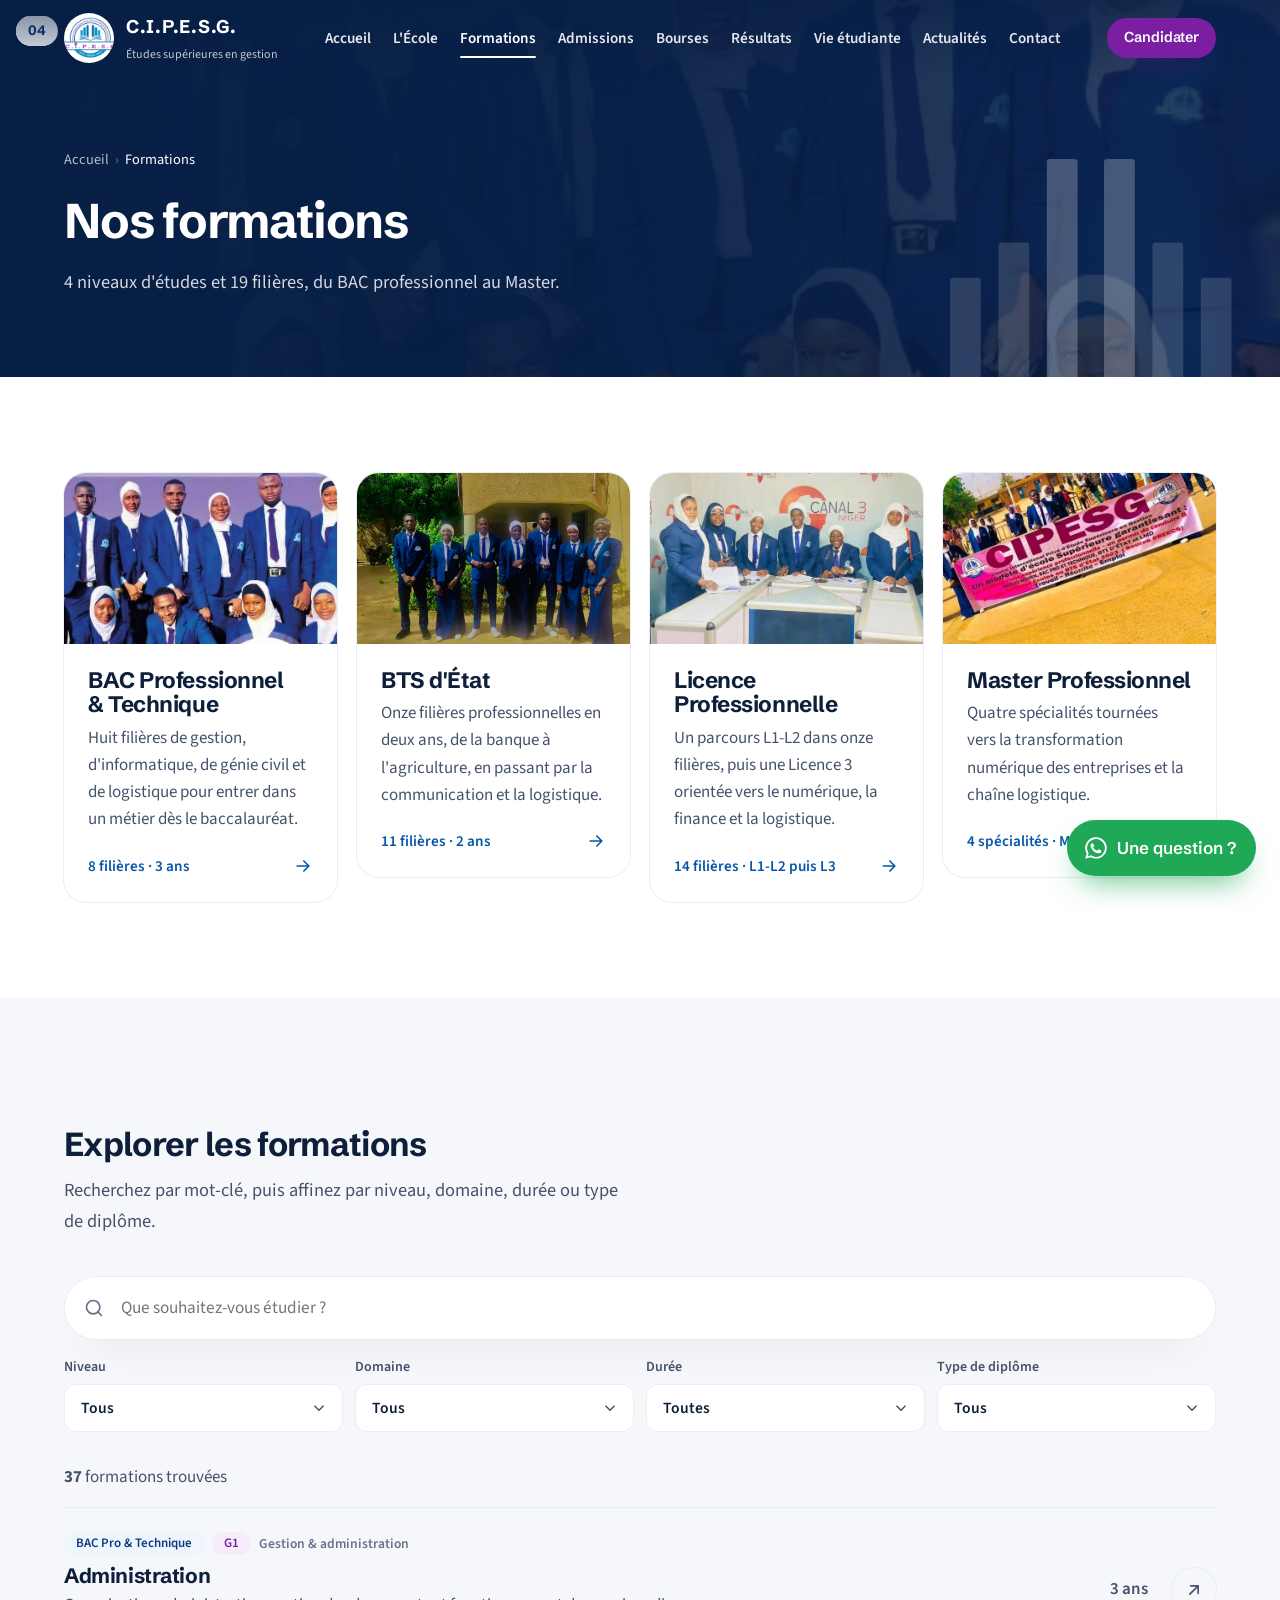
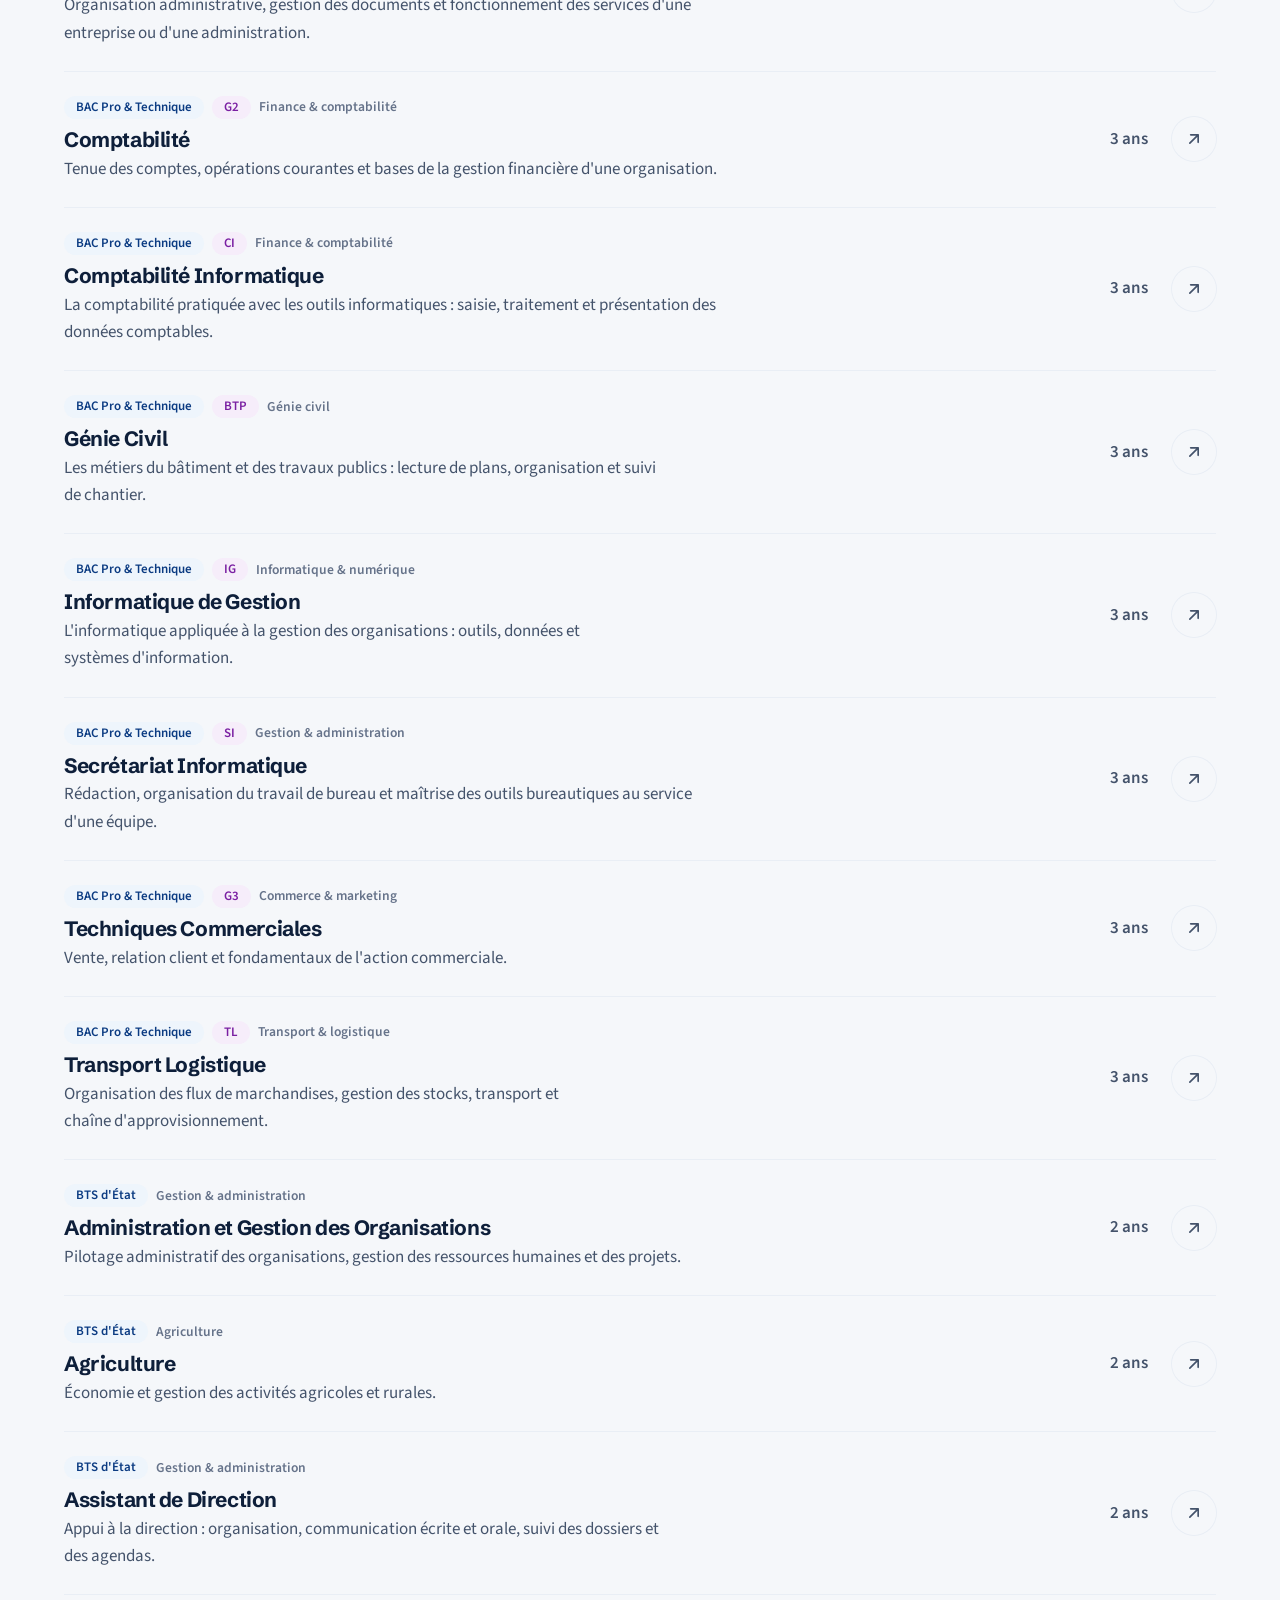
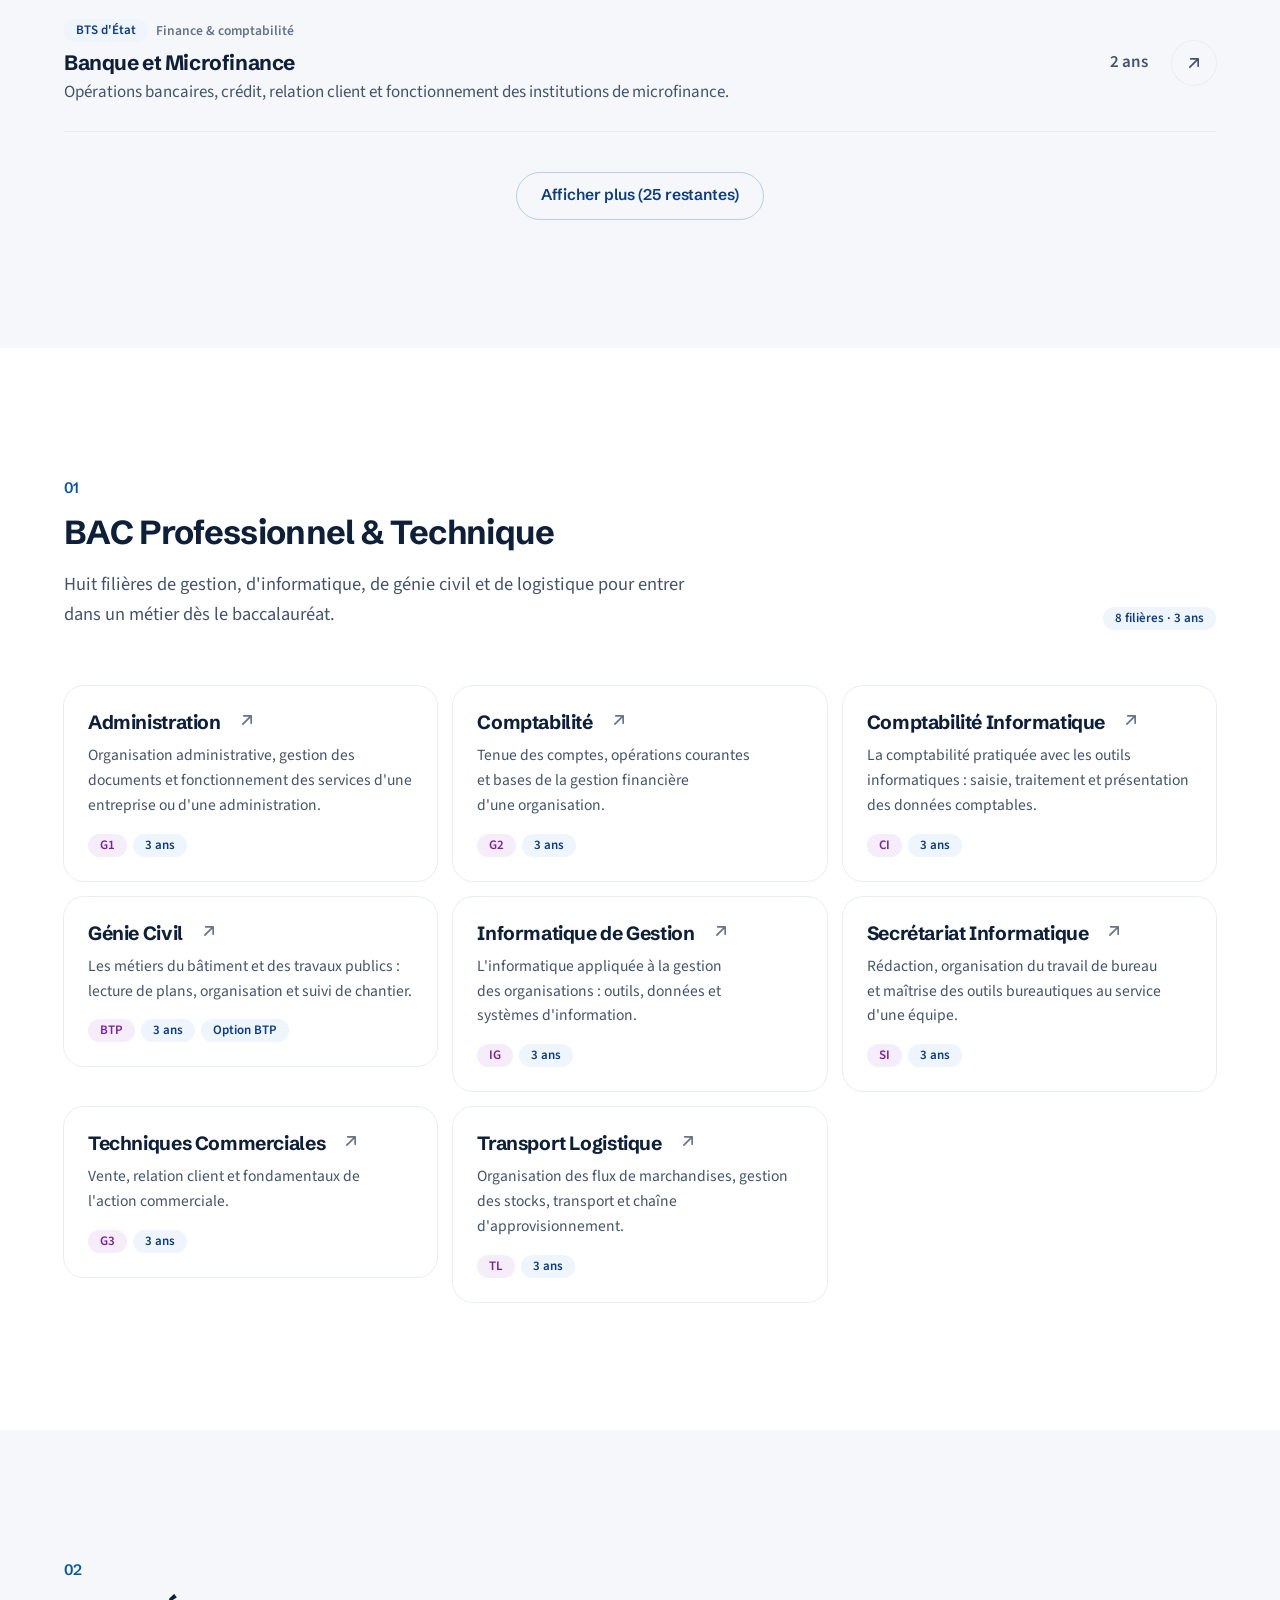
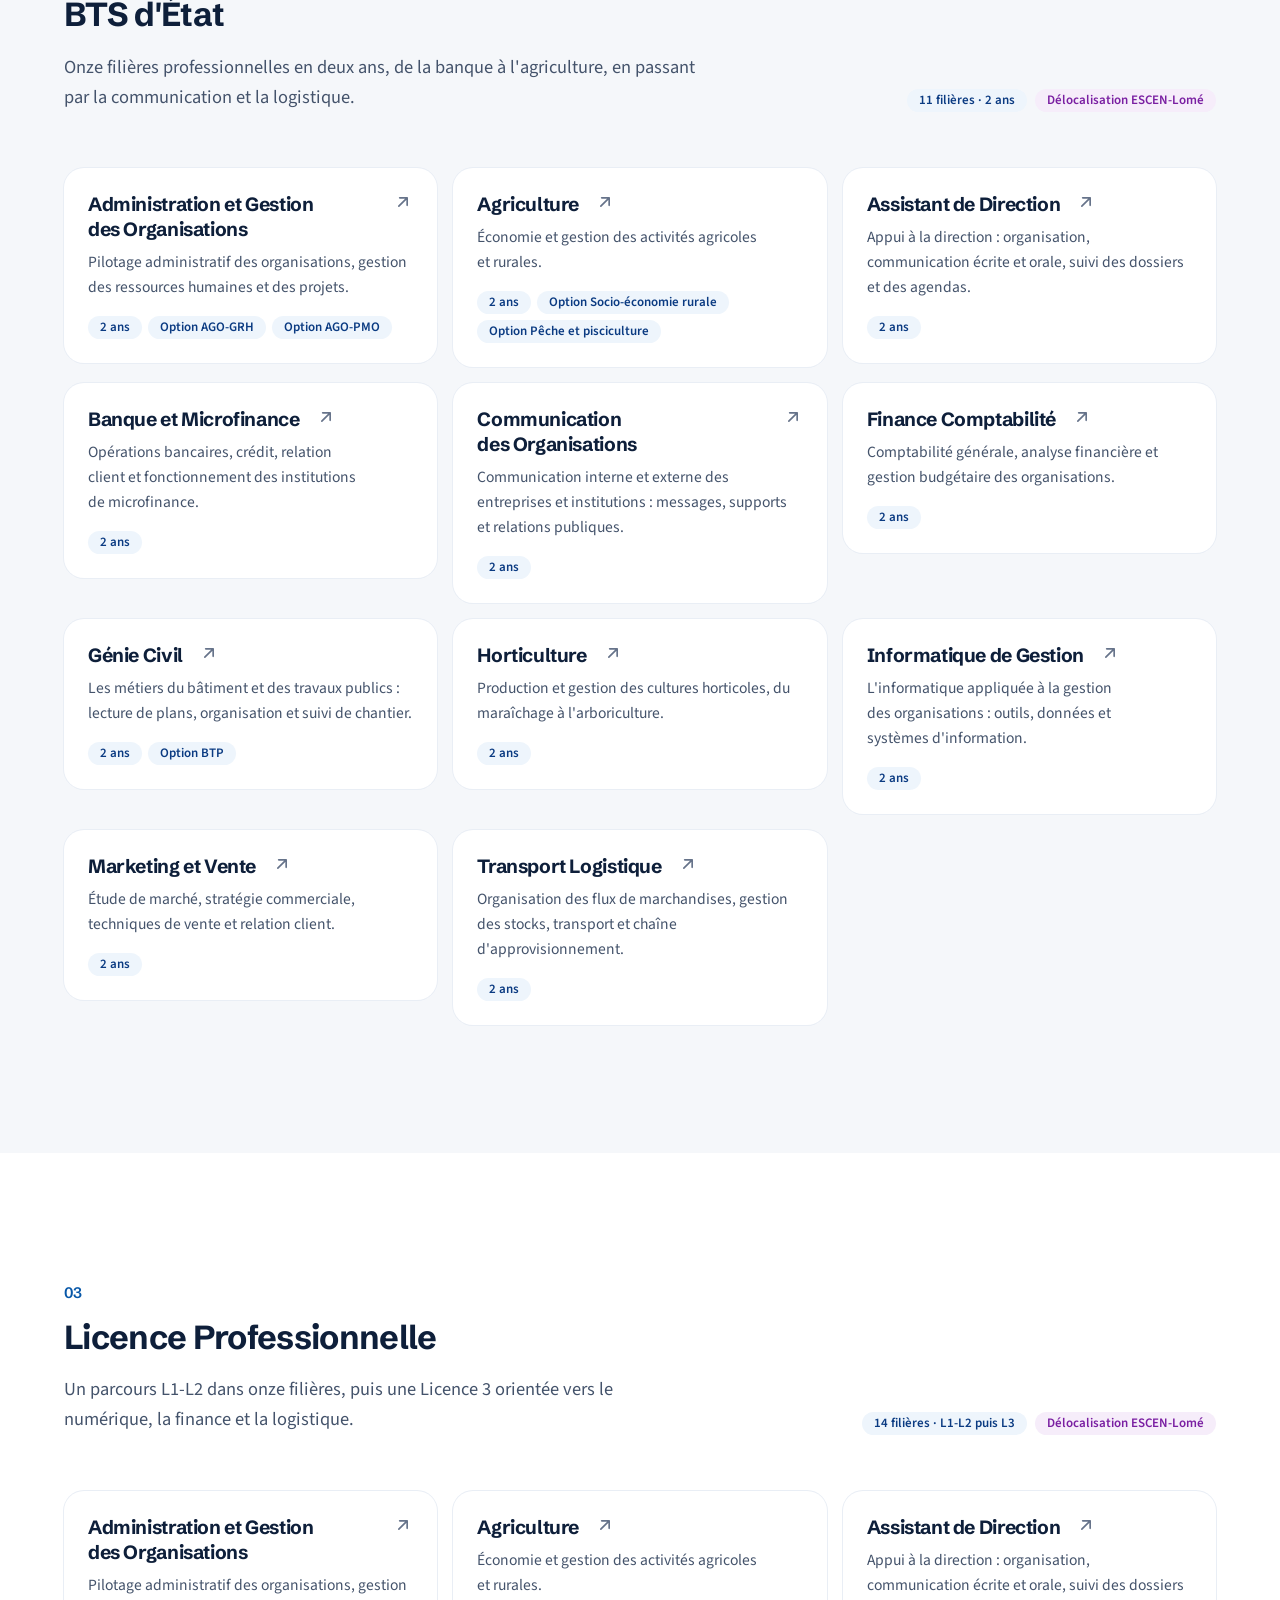
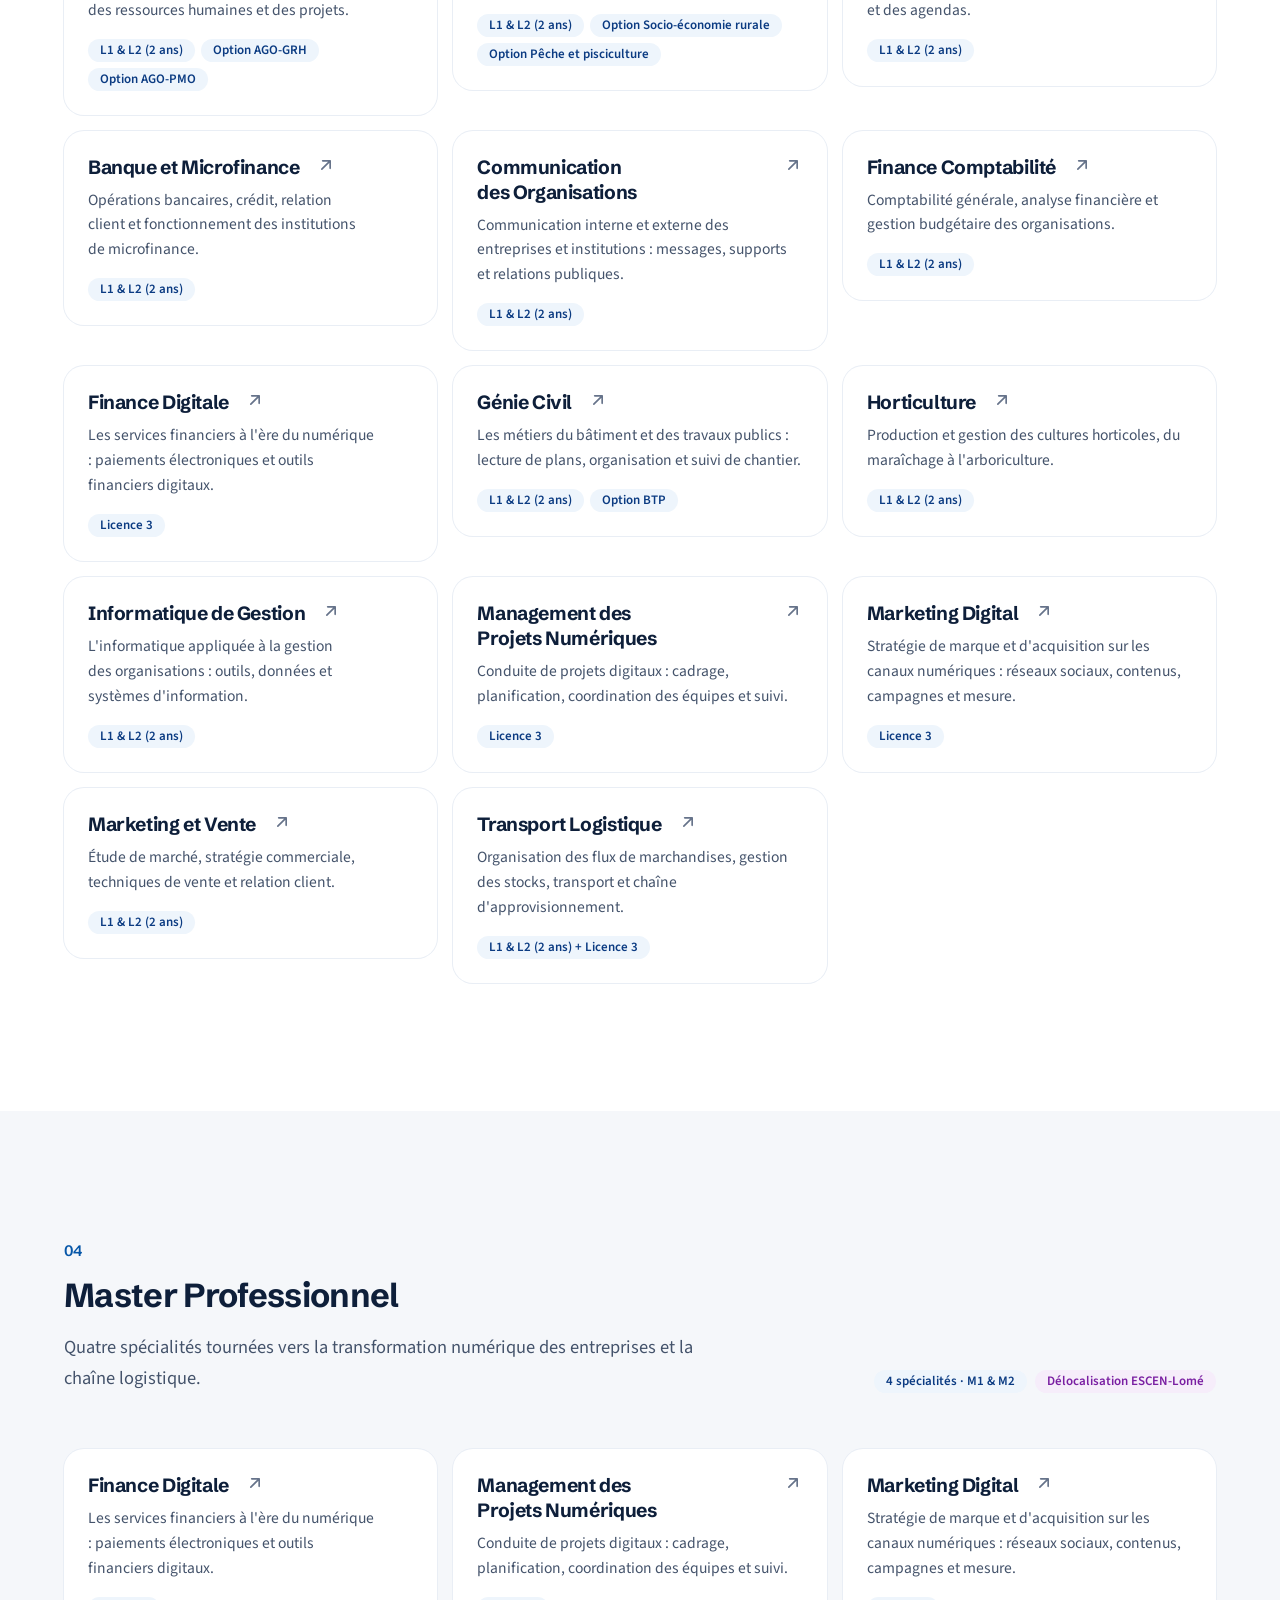
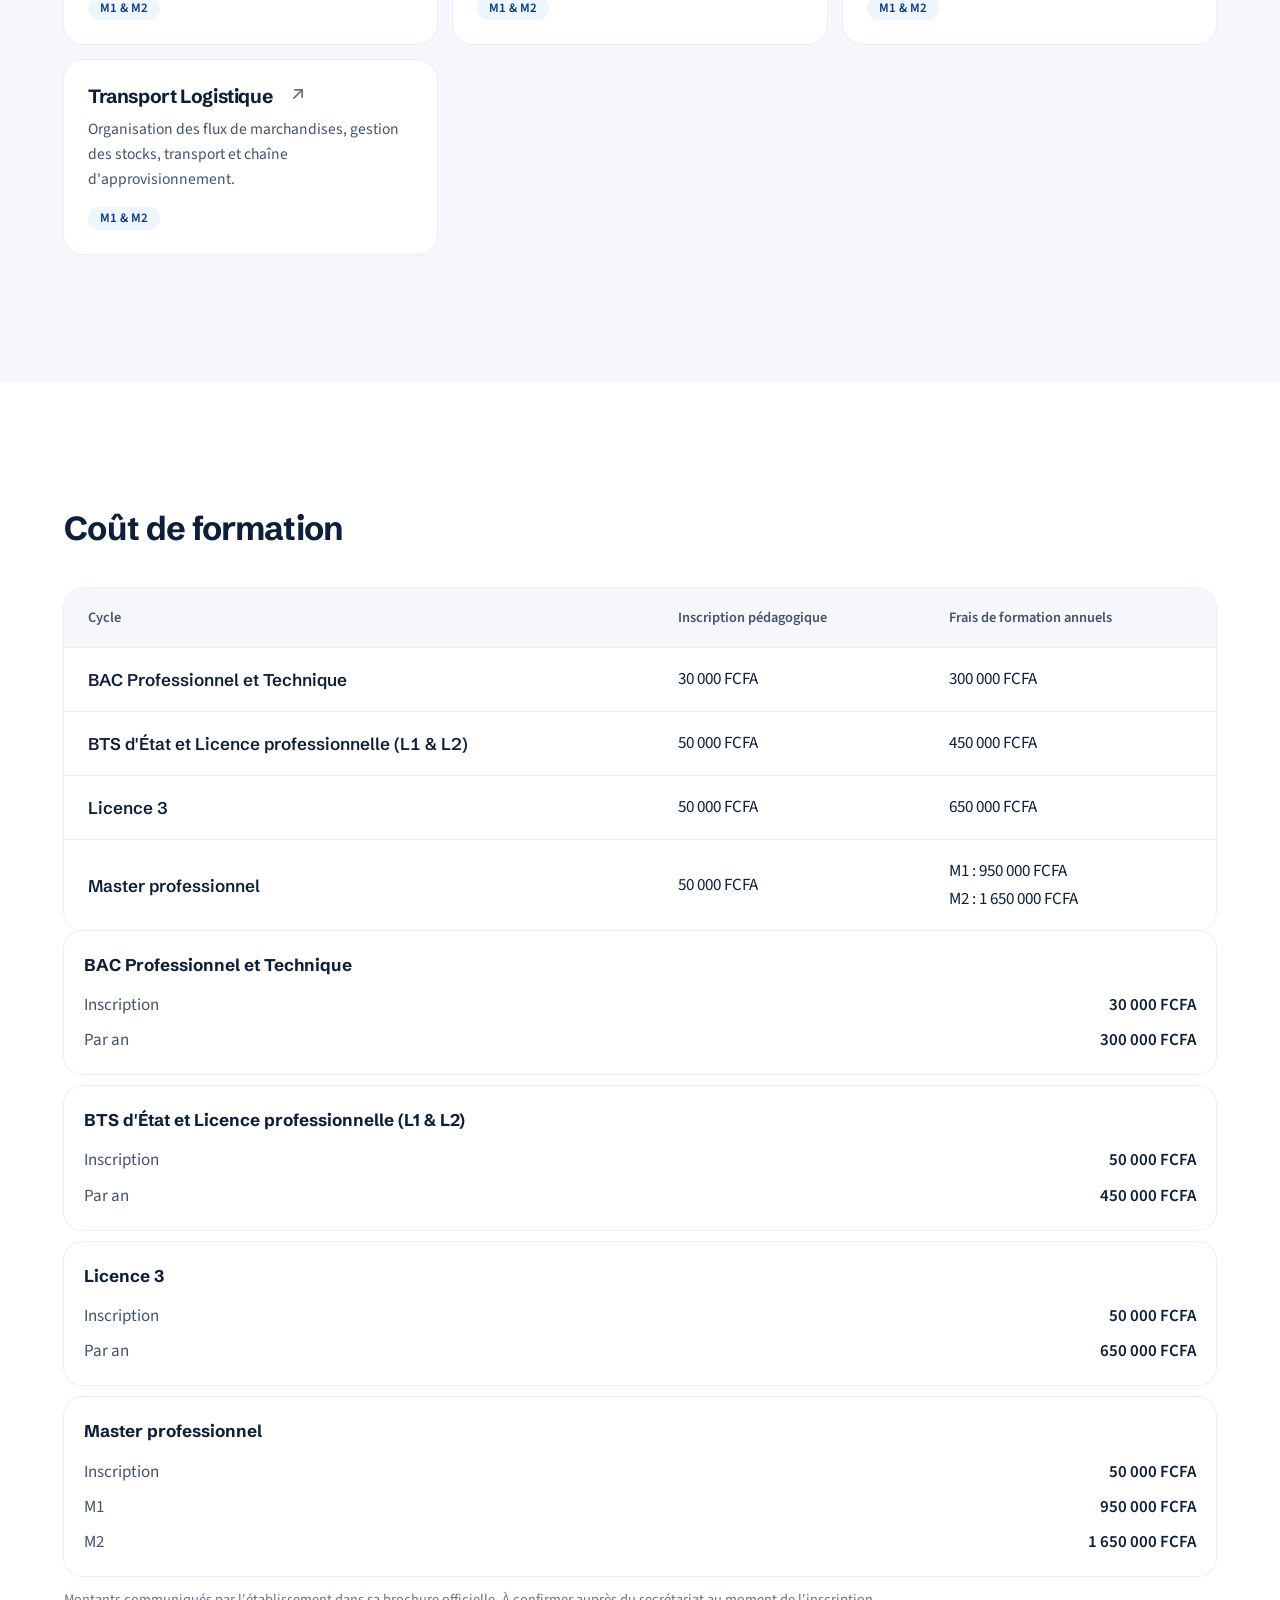
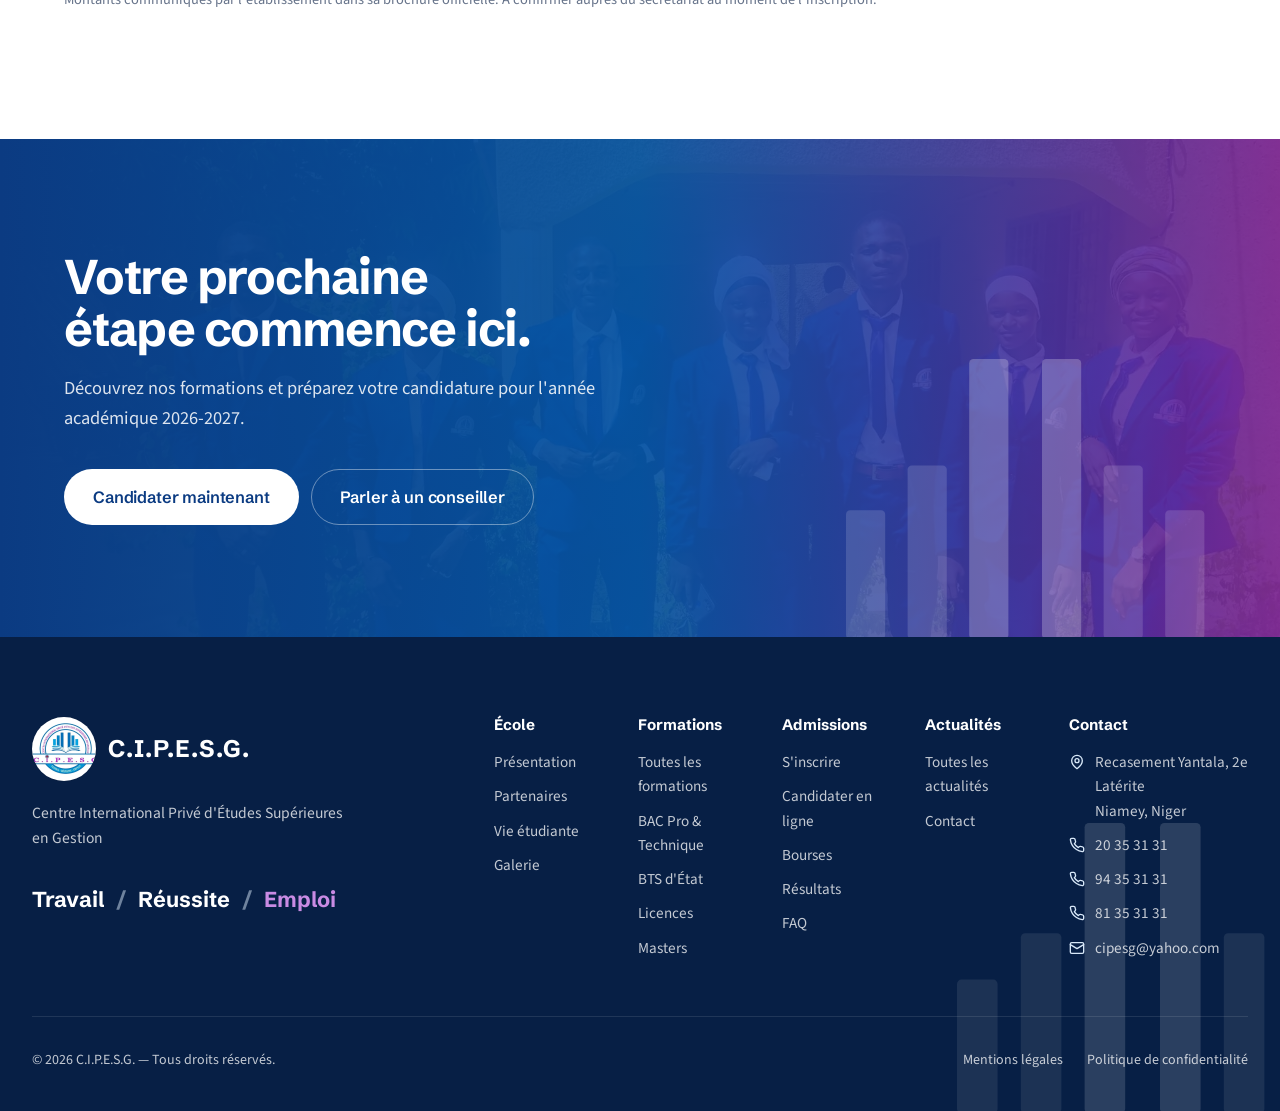
<file: formations.html>
<!doctype html>
<html lang="fr">
<head>
<meta charset="utf-8">
<meta name="viewport" content="width=device-width, initial-scale=1, viewport-fit=cover">
<title>Formations | C.I.P.E.S.G.</title>
<meta name="description" content="BAC professionnel et technique, BTS d'État, Licences et Masters professionnels au C.I.P.E.S.G. à Niamey : toutes les filières, durées et frais.">
<link rel="canonical" href="https://www.cipesg.com/formations">
<meta name="theme-color" content="#071F45">
<meta property="og:type" content="website"><meta property="og:locale" content="fr_FR"><meta property="og:site_name" content="C.I.P.E.S.G.">
<meta property="og:title" content="Formations | C.I.P.E.S.G."><meta property="og:description" content="BAC professionnel et technique, BTS d'État, Licences et Masters professionnels au C.I.P.E.S.G. à Niamey : toutes les filières, durées et frais."><meta property="og:url" content="https://www.cipesg.com/formations"><meta property="og:image" content="https://www.cipesg.com/images/promotion.webp">
<meta name="twitter:card" content="summary_large_image"><meta name="twitter:title" content="Formations | C.I.P.E.S.G."><meta name="twitter:description" content="BAC professionnel et technique, BTS d'État, Licences et Masters professionnels au C.I.P.E.S.G. à Niamey : toutes les filières, durées et frais."><meta name="twitter:image" content="https://www.cipesg.com/images/promotion.webp">
<link rel="icon" href="images/favicon.png">
<link rel="preconnect" href="https://fonts.googleapis.com"><link rel="preconnect" href="https://fonts.gstatic.com" crossorigin>
<link rel="stylesheet" href="https://fonts.googleapis.com/css2?family=Schibsted+Grotesk:wght@500;600;700&family=Source+Sans+3:wght@400;500;600&display=swap">
<link rel="stylesheet" href="assets/style.css">
<script type="application/ld+json">[{"@context": "https://schema.org", "@type": ["EducationalOrganization", "CollegeOrUniversity"], "name": "Centre International Privé d'Études Supérieures en Gestion", "alternateName": "C.I.P.E.S.G.", "url": "https://www.cipesg.com", "logo": "https://www.cipesg.com/images/logo.webp", "email": "cipesg@yahoo.com", "telephone": ["+227 20 35 31 31", "+227 94 35 31 31", "+227 81 35 31 31", "+227 93 55 25 65", "+227 96 88 95 30"], "slogan": "Travail - Réussite - Emploi", "address": {"@type": "PostalAddress", "streetAddress": "Recasement Yantala, 2e Latérite", "addressLocality": "Niamey", "addressCountry": "NE"}}, {"@context": "https://schema.org", "@type": "Course", "name": "BAC Professionnel & Technique", "description": "Huit filières de gestion, d'informatique, de génie civil et de logistique pour entrer dans un métier dès le baccalauréat.", "provider": {"@type": "EducationalOrganization", "name": "Centre International Privé d'Études Supérieures en Gestion", "sameAs": "https://www.cipesg.com"}}, {"@context": "https://schema.org", "@type": "Course", "name": "BTS d'État", "description": "Onze filières professionnelles en deux ans, de la banque à l'agriculture, en passant par la communication et la logistique.", "provider": {"@type": "EducationalOrganization", "name": "Centre International Privé d'Études Supérieures en Gestion", "sameAs": "https://www.cipesg.com"}}, {"@context": "https://schema.org", "@type": "Course", "name": "Licence Professionnelle", "description": "Un parcours L1-L2 dans onze filières, puis une Licence 3 orientée vers le numérique, la finance et la logistique.", "provider": {"@type": "EducationalOrganization", "name": "Centre International Privé d'Études Supérieures en Gestion", "sameAs": "https://www.cipesg.com"}}, {"@context": "https://schema.org", "@type": "Course", "name": "Master Professionnel", "description": "Quatre spécialités tournées vers la transformation numérique des entreprises et la chaîne logistique.", "provider": {"@type": "EducationalOrganization", "name": "Centre International Privé d'Études Supérieures en Gestion", "sameAs": "https://www.cipesg.com"}}, {"@context": "https://schema.org", "@type": "BreadcrumbList", "itemListElement": [{"@type": "ListItem", "position": 1, "name": "Accueil", "item": "https://www.cipesg.com/"}, {"@type": "ListItem", "position": 2, "name": "Formations", "item": "https://www.cipesg.com/formations"}]}]</script>
</head>
<body>
<a class="skip" href="#contenu">Aller au contenu</a>
<div class="progress" aria-hidden="true"></div>
<header class="header"><div class="container header__in">
  <a class="brand" href="index.html" aria-label="C.I.P.E.S.G. — accueil"><img src="images/logo.webp" alt="" width="50" height="50"><span><b>C.I.P.E.S.G.</b><small>Études supérieures en gestion</small></span></a>
  <nav class="nav" aria-label="Navigation principale"><ul><li><a href="index.html">Accueil</a></li><li><a href="ecole.html">L'École</a></li><li><a href="formations.html" aria-current=page>Formations</a></li><li><a href="admissions.html">Admissions</a></li><li><a href="bourses.html">Bourses</a></li><li><a href="resultats.html">Résultats</a></li><li><a href="vie-etudiante.html">Vie étudiante</a></li><li><a href="actualites.html">Actualités</a></li><li><a href="contact.html">Contact</a></li></ul></nav>
  <div class="header__cta"><a class="btn btn--apply btn--sm" href="candidature.html">Candidater</a>
  <button class="burger" type="button" aria-expanded="false" aria-controls="menu" aria-label="Ouvrir le menu"><svg class="icon" viewBox="0 0 24 24" aria-hidden="true"><path d="M4 7h16M4 12h16M4 17h16"/></svg></button></div>
</div></header>
<div class="menu" id="menu" role="dialog" aria-modal="true" aria-label="Menu">
  <nav aria-label="Menu mobile"><ul><li><a href="index.html">Accueil</a></li><li><a href="ecole.html">L'École</a></li><li><a href="formations.html" aria-current=page>Formations</a></li><li><a href="admissions.html">Admissions</a></li><li><a href="bourses.html">Bourses</a></li><li><a href="resultats.html">Résultats</a></li><li><a href="vie-etudiante.html">Vie étudiante</a></li><li><a href="actualites.html">Actualités</a></li><li><a href="contact.html">Contact</a></li></ul></nav>
  <div class="menu__foot">
    <div class="btns"><a class="btn btn--apply btn--lg" href="candidature.html">Candidater maintenant</a><a class="btn btn--ghost-light btn--lg" data-wa target="_blank" rel="noopener">WhatsApp</a></div>
    <ul class="menu__contacts"><li><a href="tel:+22720353131"><svg class="icon" viewBox="0 0 24 24" aria-hidden="true"><path d="M22 16.9v3a2 2 0 0 1-2.2 2 19.8 19.8 0 0 1-8.6-3.1 19.5 19.5 0 0 1-6-6A19.8 19.8 0 0 1 2.1 4.2 2 2 0 0 1 4.1 2h3a2 2 0 0 1 2 1.7c.1 1 .4 1.9.7 2.8a2 2 0 0 1-.5 2.1L8 9.9a16 16 0 0 0 6 6l1.3-1.3a2 2 0 0 1 2.1-.4c.9.3 1.8.6 2.8.7a2 2 0 0 1 1.7 2Z"/></svg> 20 35 31 31</a></li><li><a href="tel:+22794353131"><svg class="icon" viewBox="0 0 24 24" aria-hidden="true"><path d="M22 16.9v3a2 2 0 0 1-2.2 2 19.8 19.8 0 0 1-8.6-3.1 19.5 19.5 0 0 1-6-6A19.8 19.8 0 0 1 2.1 4.2 2 2 0 0 1 4.1 2h3a2 2 0 0 1 2 1.7c.1 1 .4 1.9.7 2.8a2 2 0 0 1-.5 2.1L8 9.9a16 16 0 0 0 6 6l1.3-1.3a2 2 0 0 1 2.1-.4c.9.3 1.8.6 2.8.7a2 2 0 0 1 1.7 2Z"/></svg> 94 35 31 31</a></li><li><a href="tel:+22781353131"><svg class="icon" viewBox="0 0 24 24" aria-hidden="true"><path d="M22 16.9v3a2 2 0 0 1-2.2 2 19.8 19.8 0 0 1-8.6-3.1 19.5 19.5 0 0 1-6-6A19.8 19.8 0 0 1 2.1 4.2 2 2 0 0 1 4.1 2h3a2 2 0 0 1 2 1.7c.1 1 .4 1.9.7 2.8a2 2 0 0 1-.5 2.1L8 9.9a16 16 0 0 0 6 6l1.3-1.3a2 2 0 0 1 2.1-.4c.9.3 1.8.6 2.8.7a2 2 0 0 1 1.7 2Z"/></svg> 81 35 31 31</a></li><li><a href="mailto:cipesg@yahoo.com"><svg class="icon" viewBox="0 0 24 24" aria-hidden="true"><rect x="2" y="4" width="20" height="16" rx="2"/><path d="m22 7-10 6L2 7"/></svg> cipesg@yahoo.com</a></li></ul>
    <ul class="socials mt-1"></ul>
  </div>
</div>
<main id="contenu">
<section class="page-hero"><div class="page-hero__img"><img src="images/promotion.webp" alt="" fetchpriority="high"></div><svg class="bars" viewBox="0 0 132 100" aria-hidden="true" preserveAspectRatio="xMidYMax meet"><rect x="0" y="54" width="14" height="46" rx="1.5"/><rect x="22" y="38" width="14" height="62" rx="1.5"/><rect x="44" y="0" width="14" height="100" rx="1.5"/><rect x="70" y="0" width="14" height="100" rx="1.5"/><rect x="92" y="38" width="14" height="62" rx="1.5"/><rect x="114" y="54" width="14" height="46" rx="1.5"/></svg><div class="container">
<nav class="crumbs" aria-label="Fil d'Ariane"><ol><li><a href="index.html">Accueil</a></li><li aria-current="page">Formations</li></ol></nav>
<h1 class="display-lg">Nos formations</h1><p class="lead">4 niveaux d'études et 19 filières, du BAC professionnel au Master.</p>
</div></section>
<section class="section--sm"><div class="container"><ul class="levels" style="grid-template-columns:repeat(auto-fit,minmax(min(100%,15rem),1fr))"><li><a class="level" href="#bac"><span class="level__img"><img src="images/promotion.webp" alt="Étudiants du C.I.P.E.S.G. en uniforme bleu, cravate violette" loading="lazy"></span><span class="level__num">01</span><span class="level__body"><h3>BAC Professionnel & Technique</h3><p>Huit filières de gestion, d'informatique, de génie civil et de logistique pour entrer dans un métier dès le baccalauréat.</p><span class="level__meta"><span>8 filières · 3 ans</span><svg class="icon" viewBox="0 0 24 24" aria-hidden="true"><path d="M5 12h14M13 6l6 6-6 6"/></svg></span></span></a></li><li><a class="level" href="#bts"><span class="level__img"><img src="images/campus-promotion.webp" alt="Étudiants du C.I.P.E.S.G. devant un bâtiment du campus" loading="lazy"></span><span class="level__num">02</span><span class="level__body"><h3>BTS d'État</h3><p>Onze filières professionnelles en deux ans, de la banque à l'agriculture, en passant par la communication et la logistique.</p><span class="level__meta"><span>11 filières · 2 ans</span><svg class="icon" viewBox="0 0 24 24" aria-hidden="true"><path d="M5 12h14M13 6l6 6-6 6"/></svg></span></span></a></li><li><a class="level" href="#lic"><span class="level__img"><img src="images/plateau-canal3.webp" alt="Étudiantes du C.I.P.E.S.G. sur le plateau de Canal 3 Niger" loading="lazy"></span><span class="level__num">03</span><span class="level__body"><h3>Licence Professionnelle</h3><p>Un parcours L1-L2 dans onze filières, puis une Licence 3 orientée vers le numérique, la finance et la logistique.</p><span class="level__meta"><span>14 filières · L1-L2 puis L3</span><svg class="icon" viewBox="0 0 24 24" aria-hidden="true"><path d="M5 12h14M13 6l6 6-6 6"/></svg></span></span></a></li><li><a class="level" href="#mas"><span class="level__img"><img src="images/defile.webp" alt="Étudiants du C.I.P.E.S.G. portant la banderole de l'école lors d'un défilé" loading="lazy"></span><span class="level__num">04</span><span class="level__body"><h3>Master Professionnel</h3><p>Quatre spécialités tournées vers la transformation numérique des entreprises et la chaîne logistique.</p><span class="level__meta"><span>4 spécialités · M1 & M2</span><svg class="icon" viewBox="0 0 24 24" aria-hidden="true"><path d="M5 12h14M13 6l6 6-6 6"/></svg></span></span></a></li></ul></div></section>
<section class="section bg-mist" id="explorer" aria-labelledby="exp-t"><div class="container" id="explorer-app">
<h2 id="exp-t" class="display-md">Explorer les formations</h2><p class="lead mt-1">Recherchez par mot-clé, puis affinez par niveau, domaine, durée ou type de diplôme.</p>
<div class="search mt-3"><svg class="icon" viewBox="0 0 24 24" aria-hidden="true"><circle cx="11" cy="11" r="8"/><path d="m21 21-4.3-4.3"/></svg><label class="sr-only" for="q">Que souhaitez-vous étudier ?</label><input id="q" type="search" placeholder="Que souhaitez-vous étudier ?" autocomplete="off"></div>
<div class="filters">
<label>Niveau<select class="select" name="niveau"><option value="">Tous</option></select></label>
<label>Domaine<select class="select" name="domaine"><option value="">Tous</option></select></label>
<label>Durée<select class="select" name="duree"><option value="">Toutes</option></select></label>
<label>Type de diplôme<select class="select" name="diplome"><option value="">Tous</option></select></label></div>
<div class="results-bar"><p id="x-count" aria-live="polite"></p><button id="x-reset" type="button" hidden>Effacer la recherche</button></div>
<ul id="x-list"></ul>
<p class="center mt-3"><button id="x-more" class="btn btn--outline" type="button" hidden></button></p>
</div></section>
<section class="section" id="bac" aria-labelledby="t-bac"><div class="container">
<div class="section-head"><div class="reveal"><p class="kicker">01</p><h2 id="t-bac" class="display-md">BAC Professionnel & Technique</h2><p class="lead">Huit filières de gestion, d'informatique, de génie civil et de logistique pour entrer dans un métier dès le baccalauréat.</p></div>
<p class="xrow__tags"><span class="badge">8 filières · 3 ans</span></p></div>
<ul class="cards cards--3" data-niveau-list="bac"></ul></div></section><section class="section bg-mist" id="bts" aria-labelledby="t-bts"><div class="container">
<div class="section-head"><div class="reveal"><p class="kicker">02</p><h2 id="t-bts" class="display-md">BTS d'État</h2><p class="lead">Onze filières professionnelles en deux ans, de la banque à l'agriculture, en passant par la communication et la logistique.</p></div>
<p class="xrow__tags"><span class="badge">11 filières · 2 ans</span><span class="badge badge--violet">Délocalisation ESCEN-Lomé</span></p></div>
<ul class="cards cards--3" data-niveau-list="bts"></ul></div></section><section class="section" id="lic" aria-labelledby="t-lic"><div class="container">
<div class="section-head"><div class="reveal"><p class="kicker">03</p><h2 id="t-lic" class="display-md">Licence Professionnelle</h2><p class="lead">Un parcours L1-L2 dans onze filières, puis une Licence 3 orientée vers le numérique, la finance et la logistique.</p></div>
<p class="xrow__tags"><span class="badge">14 filières · L1-L2 puis L3</span><span class="badge badge--violet">Délocalisation ESCEN-Lomé</span></p></div>
<ul class="cards cards--3" data-niveau-list="lic"></ul></div></section><section class="section bg-mist" id="mas" aria-labelledby="t-mas"><div class="container">
<div class="section-head"><div class="reveal"><p class="kicker">04</p><h2 id="t-mas" class="display-md">Master Professionnel</h2><p class="lead">Quatre spécialités tournées vers la transformation numérique des entreprises et la chaîne logistique.</p></div>
<p class="xrow__tags"><span class="badge">4 spécialités · M1 & M2</span><span class="badge badge--violet">Délocalisation ESCEN-Lomé</span></p></div>
<ul class="cards cards--3" data-niveau-list="mas"></ul></div></section>
<section class="section" aria-labelledby="frais-t"><div class="container"><h2 id="frais-t" class="display-md reveal">Coût de formation</h2><div class="mt-3"><div class="table-wrap"><table><caption class="sr-only">Coût de formation par cycle</caption><thead><tr><th scope="col">Cycle</th><th scope="col">Inscription pédagogique</th><th scope="col">Frais de formation annuels</th></tr></thead><tbody><tr><th scope="row">BAC Professionnel et Technique</th><td>30 000 FCFA</td><td>300 000 FCFA</td></tr><tr><th scope="row">BTS d'État et Licence professionnelle (L1 & L2)</th><td>50 000 FCFA</td><td>450 000 FCFA</td></tr><tr><th scope="row">Licence 3</th><td>50 000 FCFA</td><td>650 000 FCFA</td></tr><tr><th scope="row">Master professionnel</th><td>50 000 FCFA</td><td>M1 : 950 000 FCFA<br>M2 : 1 650 000 FCFA</td></tr></tbody></table></div>
<ul class="fee-cards"><li><b>BAC Professionnel et Technique</b><dl><div><dt>Inscription</dt><dd>30 000 FCFA</dd></div><div><dt>Par an</dt><dd>300 000 FCFA</dd></div></dl></li><li><b>BTS d'État et Licence professionnelle (L1 & L2)</b><dl><div><dt>Inscription</dt><dd>50 000 FCFA</dd></div><div><dt>Par an</dt><dd>450 000 FCFA</dd></div></dl></li><li><b>Licence 3</b><dl><div><dt>Inscription</dt><dd>50 000 FCFA</dd></div><div><dt>Par an</dt><dd>650 000 FCFA</dd></div></dl></li><li><b>Master professionnel</b><dl><div><dt>Inscription</dt><dd>50 000 FCFA</dd></div><div><dt>M1</dt><dd>950 000 FCFA</dd></div><div><dt>M2</dt><dd>1 650 000 FCFA</dd></div></dl></li></ul><p class="small mt-1">Montants communiqués par l'établissement dans sa brochure officielle. À confirmer auprès du secrétariat au moment de l'inscription.</p></div></div></section>
<section class="cta" aria-labelledby="cta-t"><img src="images/campus-promotion.webp" alt="" loading="lazy"><svg class="bars" viewBox="0 0 132 100" aria-hidden="true" preserveAspectRatio="xMidYMax meet"><rect x="0" y="54" width="14" height="46" rx="1.5"/><rect x="22" y="38" width="14" height="62" rx="1.5"/><rect x="44" y="0" width="14" height="100" rx="1.5"/><rect x="70" y="0" width="14" height="100" rx="1.5"/><rect x="92" y="38" width="14" height="62" rx="1.5"/><rect x="114" y="54" width="14" height="46" rx="1.5"/></svg><div class="container reveal">
<h2 id="cta-t" class="display-lg">Votre prochaine étape commence ici.</h2>
<p>Découvrez nos formations et préparez votre candidature pour l'année académique 2026-2027.</p>
<div class="btns"><a class="btn btn--light btn--lg" href="candidature.html">Candidater maintenant</a><a class="btn btn--ghost-light btn--lg" data-wa="Bonjour C.I.P.E.S.G., je souhaite parler à un conseiller au sujet des inscriptions." target="_blank" rel="noopener">Parler à un conseiller</a></div>
</div></section><div class="modal" id="fiche" role="dialog" aria-modal="true" aria-labelledby="fiche-titre"><div class="modal__box"><button class="modal__x" type="button" aria-label="Fermer"><svg class="icon" viewBox="0 0 24 24" aria-hidden="true"><path d="M18 6 6 18M6 6l12 12"/></svg></button><div class="modal__content"></div></div></div>
</main>
<footer class="footer"><svg class="bars" viewBox="0 0 132 100" aria-hidden="true" preserveAspectRatio="xMidYMax meet"><rect x="0" y="54" width="14" height="46" rx="1.5"/><rect x="22" y="38" width="14" height="62" rx="1.5"/><rect x="44" y="0" width="14" height="100" rx="1.5"/><rect x="70" y="0" width="14" height="100" rx="1.5"/><rect x="92" y="38" width="14" height="62" rx="1.5"/><rect x="114" y="54" width="14" height="46" rx="1.5"/></svg><div class="container footer__in">
  <div class="footer__top">
    <div><a class="brand" href="index.html"><img src="images/logo.webp" alt="Logo C.I.P.E.S.G." width="64" height="64" loading="lazy"><span><b>C.I.P.E.S.G.</b></span></a>
      <p class="footer__name">Centre International Privé d'Études Supérieures en Gestion</p>
      <p class="footer__sig">Travail <i>/</i> Réussite <i>/</i> <em>Emploi</em></p></div>
    <div class="footer__cols">
      <div><h2>École</h2><ul><li><a href="ecole.html">Présentation</a></li><li><a href="ecole.html#partenaires">Partenaires</a></li><li><a href="vie-etudiante.html">Vie étudiante</a></li><li><a href="galerie.html">Galerie</a></li></ul></div>
      <div><h2>Formations</h2><ul><li><a href="formations.html">Toutes les formations</a></li><li><a href="formations.html#bac">BAC Pro & Technique</a></li><li><a href="formations.html#bts">BTS d'État</a></li><li><a href="formations.html#lic">Licences</a></li><li><a href="formations.html#mas">Masters</a></li></ul></div>
      <div><h2>Admissions</h2><ul><li><a href="admissions.html">S'inscrire</a></li><li><a href="candidature.html">Candidater en ligne</a></li><li><a href="bourses.html">Bourses</a></li><li><a href="resultats.html">Résultats</a></li><li><a href="faq.html">FAQ</a></li></ul></div>
      <div><h2>Actualités</h2><ul><li><a href="actualites.html">Toutes les actualités</a></li><li><a href="contact.html">Contact</a></li></ul></div>
      <div class="footer__contact"><h2>Contact</h2><ul>
        <li><svg class="icon" viewBox="0 0 24 24" aria-hidden="true"><path d="M20 10c0 6-8 12-8 12s-8-6-8-12a8 8 0 0 1 16 0Z"/><circle cx="12" cy="10" r="3"/></svg><span>Recasement Yantala, 2e Latérite<br>Niamey, Niger</span></li>
        <li><svg class="icon" viewBox="0 0 24 24" aria-hidden="true"><path d="M22 16.9v3a2 2 0 0 1-2.2 2 19.8 19.8 0 0 1-8.6-3.1 19.5 19.5 0 0 1-6-6A19.8 19.8 0 0 1 2.1 4.2 2 2 0 0 1 4.1 2h3a2 2 0 0 1 2 1.7c.1 1 .4 1.9.7 2.8a2 2 0 0 1-.5 2.1L8 9.9a16 16 0 0 0 6 6l1.3-1.3a2 2 0 0 1 2.1-.4c.9.3 1.8.6 2.8.7a2 2 0 0 1 1.7 2Z"/></svg><a href="tel:+22720353131">20 35 31 31</a></li><li><svg class="icon" viewBox="0 0 24 24" aria-hidden="true"><path d="M22 16.9v3a2 2 0 0 1-2.2 2 19.8 19.8 0 0 1-8.6-3.1 19.5 19.5 0 0 1-6-6A19.8 19.8 0 0 1 2.1 4.2 2 2 0 0 1 4.1 2h3a2 2 0 0 1 2 1.7c.1 1 .4 1.9.7 2.8a2 2 0 0 1-.5 2.1L8 9.9a16 16 0 0 0 6 6l1.3-1.3a2 2 0 0 1 2.1-.4c.9.3 1.8.6 2.8.7a2 2 0 0 1 1.7 2Z"/></svg><a href="tel:+22794353131">94 35 31 31</a></li><li><svg class="icon" viewBox="0 0 24 24" aria-hidden="true"><path d="M22 16.9v3a2 2 0 0 1-2.2 2 19.8 19.8 0 0 1-8.6-3.1 19.5 19.5 0 0 1-6-6A19.8 19.8 0 0 1 2.1 4.2 2 2 0 0 1 4.1 2h3a2 2 0 0 1 2 1.7c.1 1 .4 1.9.7 2.8a2 2 0 0 1-.5 2.1L8 9.9a16 16 0 0 0 6 6l1.3-1.3a2 2 0 0 1 2.1-.4c.9.3 1.8.6 2.8.7a2 2 0 0 1 1.7 2Z"/></svg><a href="tel:+22781353131">81 35 31 31</a></li>
        <li><svg class="icon" viewBox="0 0 24 24" aria-hidden="true"><rect x="2" y="4" width="20" height="16" rx="2"/><path d="m22 7-10 6L2 7"/></svg><a href="mailto:cipesg@yahoo.com">cipesg@yahoo.com</a></li></ul></div>
    </div>
  </div>
  <ul class="socials mt-3"></ul>
  <div class="footer__bottom"><p>© <span data-year>2026</span> C.I.P.E.S.G. — Tous droits réservés.</p>
    <ul><li><a href="mentions-legales.html">Mentions légales</a></li><li><a href="mentions-legales.html#confidentialite">Politique de confidentialité</a></li></ul></div>
</div></footer>
<div class="floating">
  <button class="to-top" type="button" aria-label="Retour en haut de page"><svg class="icon" viewBox="0 0 24 24" aria-hidden="true"><path d="m18 15-6-6-6 6"/></svg></button>
  <a class="wa" data-wa target="_blank" rel="noopener" aria-label="Écrire au C.I.P.E.S.G. sur WhatsApp"><svg viewBox="0 0 24 24" aria-hidden="true"><path d="M12 2a9.9 9.9 0 0 0-8.6 14.9L2 22l5.3-1.4A9.9 9.9 0 1 0 12 2Zm0 18.2a8.2 8.2 0 0 1-4.2-1.2l-.3-.2-3.1.8.8-3-.2-.3A8.2 8.2 0 1 1 12 20.2Zm4.5-6.2c-.2-.1-1.5-.7-1.7-.8-.2-.1-.4-.1-.6.1l-.8 1c-.1.2-.3.2-.5.1a6.7 6.7 0 0 1-3.4-2.9c-.3-.4.3-.4.8-1.3.1-.2 0-.3 0-.4l-.8-1.8c-.2-.5-.4-.4-.6-.4h-.5a.9.9 0 0 0-.6.3 2.7 2.7 0 0 0-.9 2.1c0 1.2.9 2.4 1 2.6.1.2 1.8 2.7 4.2 3.7 1.6.7 2.2.7 3 .6.5-.1 1.5-.6 1.7-1.2.2-.6.2-1.1.1-1.2l-.4-.2Z"/></svg><span>Une question ?</span></a>
</div>
<script src="assets/main.js" defer></script>
</body>
</html>
</file>
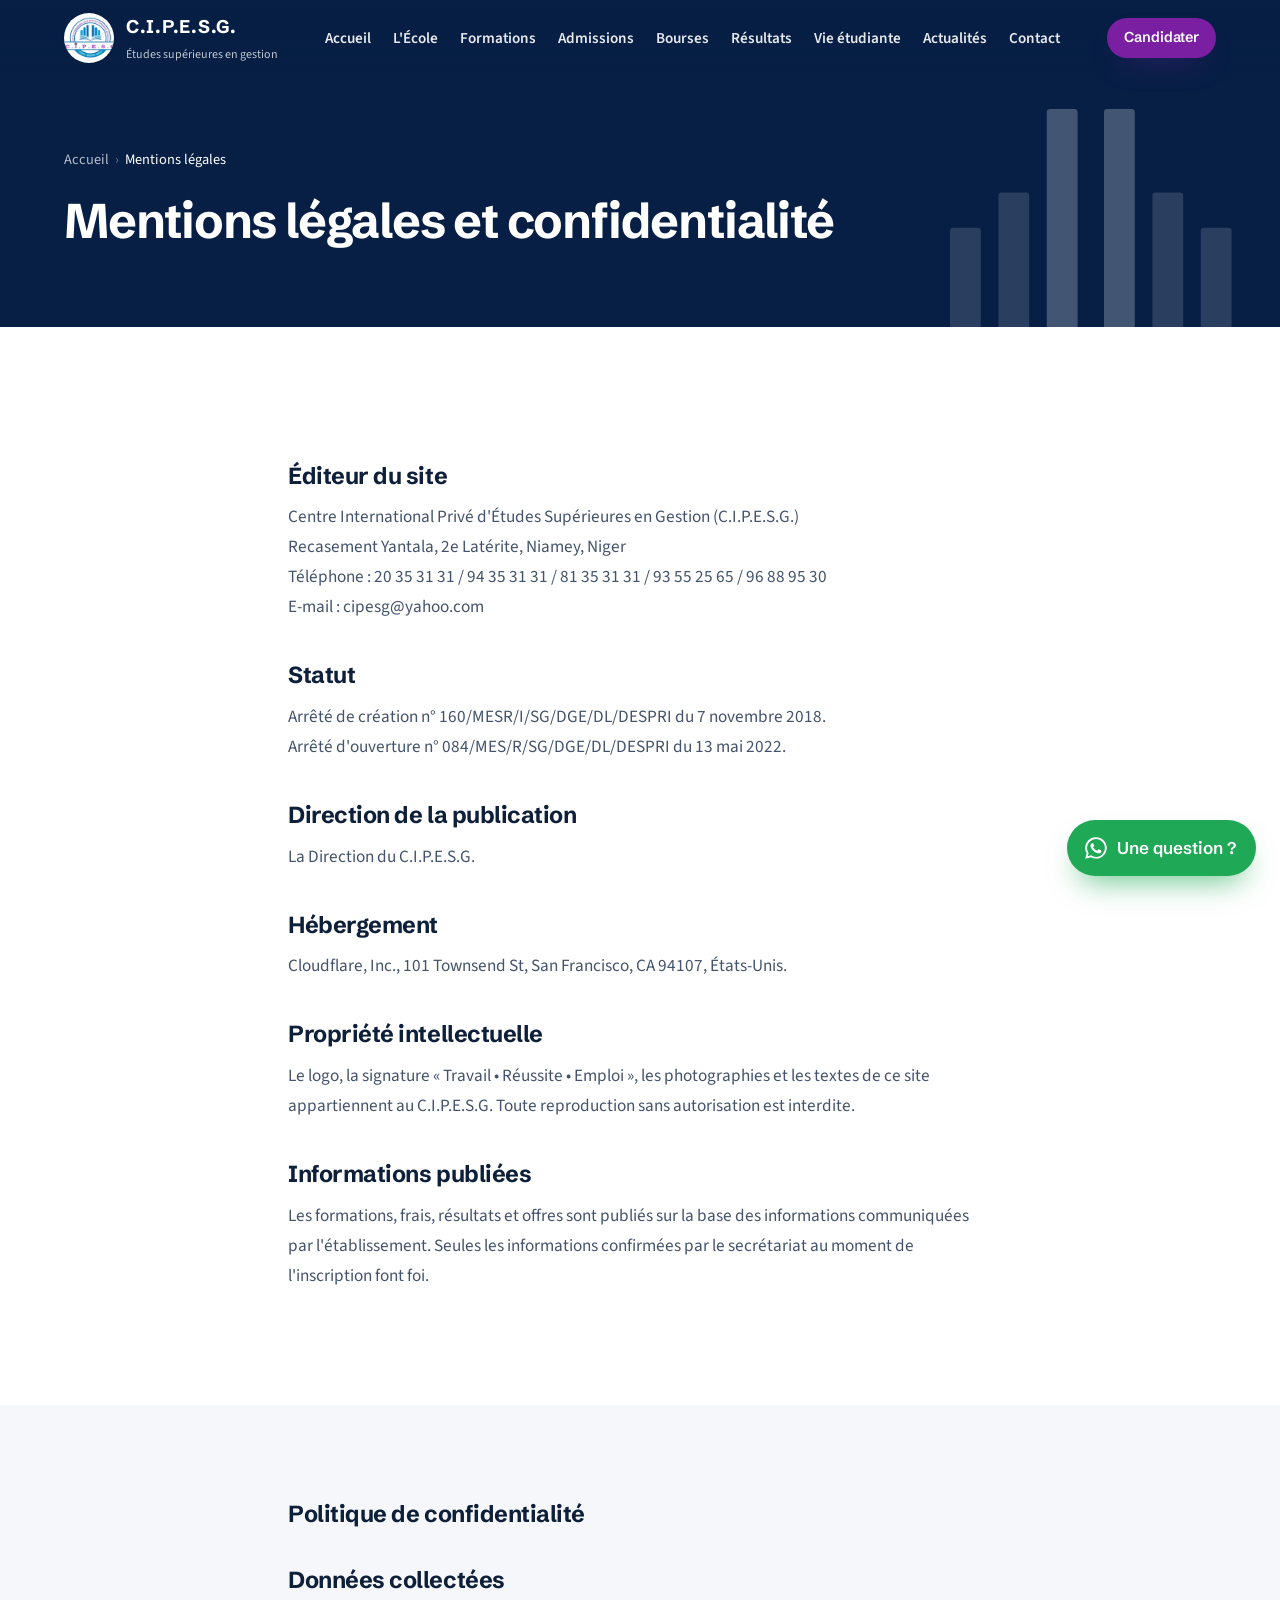
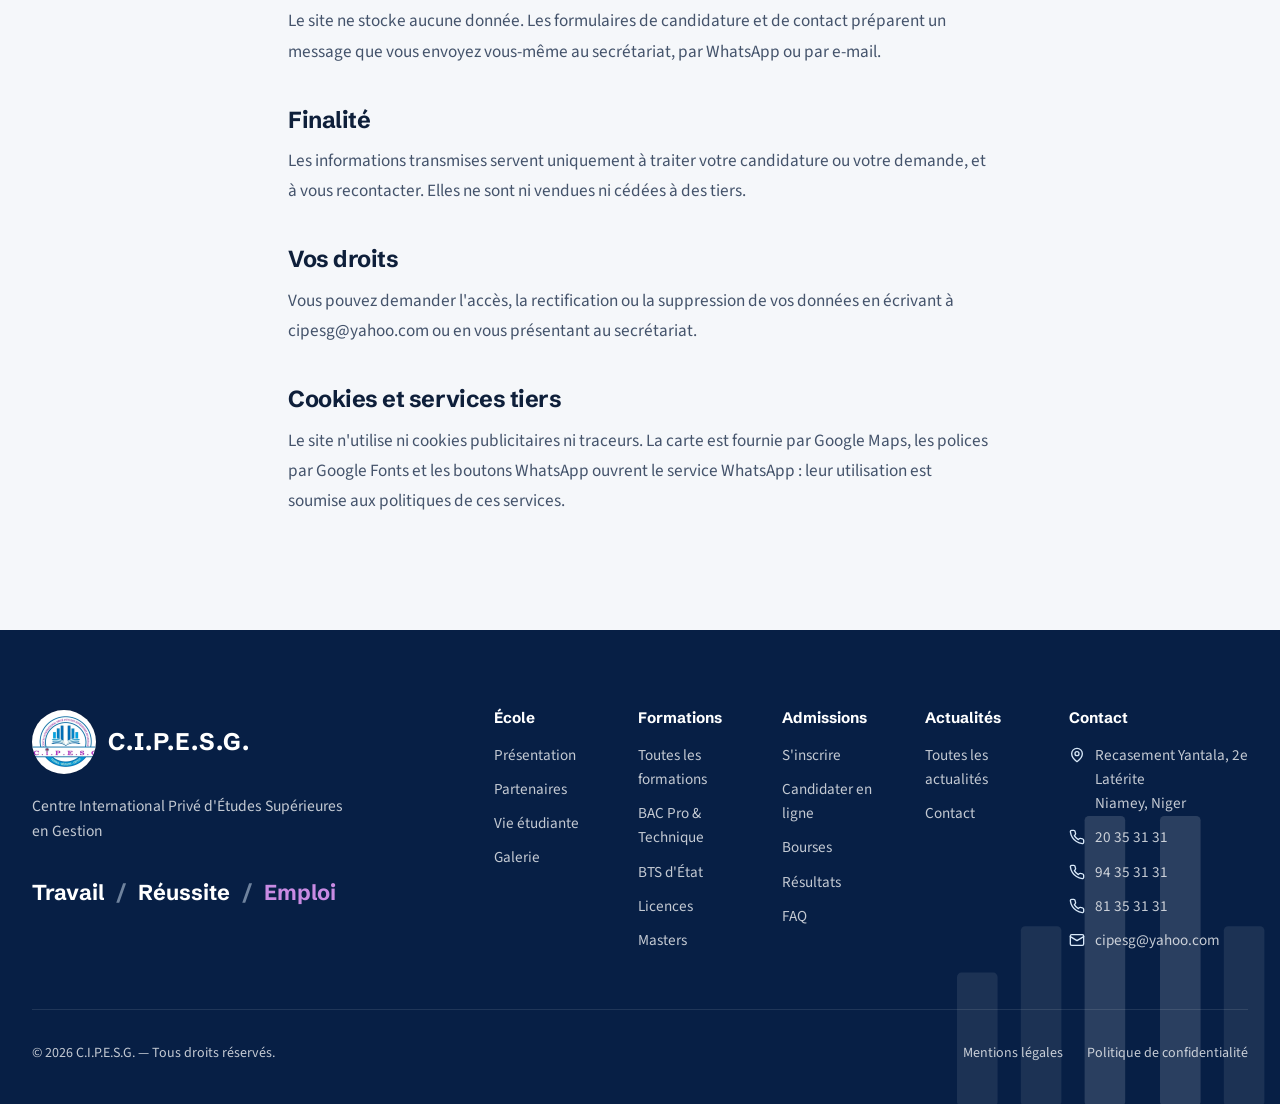
<file: mentions-legales.html>
<!doctype html>
<html lang="fr">
<head>
<meta charset="utf-8">
<meta name="viewport" content="width=device-width, initial-scale=1, viewport-fit=cover">
<title>Mentions légales et confidentialité | C.I.P.E.S.G.</title>
<meta name="description" content="Mentions légales et politique de confidentialité du site officiel du C.I.P.E.S.G.">
<link rel="canonical" href="https://www.cipesg.com/mentions-legales">
<meta name="theme-color" content="#071F45">
<meta property="og:type" content="website"><meta property="og:locale" content="fr_FR"><meta property="og:site_name" content="C.I.P.E.S.G.">
<meta property="og:title" content="Mentions légales et confidentialité | C.I.P.E.S.G."><meta property="og:description" content="Mentions légales et politique de confidentialité du site officiel du C.I.P.E.S.G."><meta property="og:url" content="https://www.cipesg.com/mentions-legales"><meta property="og:image" content="https://www.cipesg.com/images/campus-promotion.webp">
<meta name="twitter:card" content="summary_large_image"><meta name="twitter:title" content="Mentions légales et confidentialité | C.I.P.E.S.G."><meta name="twitter:description" content="Mentions légales et politique de confidentialité du site officiel du C.I.P.E.S.G."><meta name="twitter:image" content="https://www.cipesg.com/images/campus-promotion.webp">
<link rel="icon" href="images/favicon.png">
<link rel="preconnect" href="https://fonts.googleapis.com"><link rel="preconnect" href="https://fonts.gstatic.com" crossorigin>
<link rel="stylesheet" href="https://fonts.googleapis.com/css2?family=Schibsted+Grotesk:wght@500;600;700&family=Source+Sans+3:wght@400;500;600&display=swap">
<link rel="stylesheet" href="assets/style.css">
<script type="application/ld+json">[{"@context": "https://schema.org", "@type": ["EducationalOrganization", "CollegeOrUniversity"], "name": "Centre International Privé d'Études Supérieures en Gestion", "alternateName": "C.I.P.E.S.G.", "url": "https://www.cipesg.com", "logo": "https://www.cipesg.com/images/logo.webp", "email": "cipesg@yahoo.com", "telephone": ["+227 20 35 31 31", "+227 94 35 31 31", "+227 81 35 31 31", "+227 93 55 25 65", "+227 96 88 95 30"], "slogan": "Travail - Réussite - Emploi", "address": {"@type": "PostalAddress", "streetAddress": "Recasement Yantala, 2e Latérite", "addressLocality": "Niamey", "addressCountry": "NE"}}]</script>
</head>
<body>
<a class="skip" href="#contenu">Aller au contenu</a>
<div class="progress" aria-hidden="true"></div>
<header class="header"><div class="container header__in">
  <a class="brand" href="index.html" aria-label="C.I.P.E.S.G. — accueil"><img src="images/logo.webp" alt="" width="50" height="50"><span><b>C.I.P.E.S.G.</b><small>Études supérieures en gestion</small></span></a>
  <nav class="nav" aria-label="Navigation principale"><ul><li><a href="index.html">Accueil</a></li><li><a href="ecole.html">L'École</a></li><li><a href="formations.html">Formations</a></li><li><a href="admissions.html">Admissions</a></li><li><a href="bourses.html">Bourses</a></li><li><a href="resultats.html">Résultats</a></li><li><a href="vie-etudiante.html">Vie étudiante</a></li><li><a href="actualites.html">Actualités</a></li><li><a href="contact.html">Contact</a></li></ul></nav>
  <div class="header__cta"><a class="btn btn--apply btn--sm" href="candidature.html">Candidater</a>
  <button class="burger" type="button" aria-expanded="false" aria-controls="menu" aria-label="Ouvrir le menu"><svg class="icon" viewBox="0 0 24 24" aria-hidden="true"><path d="M4 7h16M4 12h16M4 17h16"/></svg></button></div>
</div></header>
<div class="menu" id="menu" role="dialog" aria-modal="true" aria-label="Menu">
  <nav aria-label="Menu mobile"><ul><li><a href="index.html">Accueil</a></li><li><a href="ecole.html">L'École</a></li><li><a href="formations.html">Formations</a></li><li><a href="admissions.html">Admissions</a></li><li><a href="bourses.html">Bourses</a></li><li><a href="resultats.html">Résultats</a></li><li><a href="vie-etudiante.html">Vie étudiante</a></li><li><a href="actualites.html">Actualités</a></li><li><a href="contact.html">Contact</a></li></ul></nav>
  <div class="menu__foot">
    <div class="btns"><a class="btn btn--apply btn--lg" href="candidature.html">Candidater maintenant</a><a class="btn btn--ghost-light btn--lg" data-wa target="_blank" rel="noopener">WhatsApp</a></div>
    <ul class="menu__contacts"><li><a href="tel:+22720353131"><svg class="icon" viewBox="0 0 24 24" aria-hidden="true"><path d="M22 16.9v3a2 2 0 0 1-2.2 2 19.8 19.8 0 0 1-8.6-3.1 19.5 19.5 0 0 1-6-6A19.8 19.8 0 0 1 2.1 4.2 2 2 0 0 1 4.1 2h3a2 2 0 0 1 2 1.7c.1 1 .4 1.9.7 2.8a2 2 0 0 1-.5 2.1L8 9.9a16 16 0 0 0 6 6l1.3-1.3a2 2 0 0 1 2.1-.4c.9.3 1.8.6 2.8.7a2 2 0 0 1 1.7 2Z"/></svg> 20 35 31 31</a></li><li><a href="tel:+22794353131"><svg class="icon" viewBox="0 0 24 24" aria-hidden="true"><path d="M22 16.9v3a2 2 0 0 1-2.2 2 19.8 19.8 0 0 1-8.6-3.1 19.5 19.5 0 0 1-6-6A19.8 19.8 0 0 1 2.1 4.2 2 2 0 0 1 4.1 2h3a2 2 0 0 1 2 1.7c.1 1 .4 1.9.7 2.8a2 2 0 0 1-.5 2.1L8 9.9a16 16 0 0 0 6 6l1.3-1.3a2 2 0 0 1 2.1-.4c.9.3 1.8.6 2.8.7a2 2 0 0 1 1.7 2Z"/></svg> 94 35 31 31</a></li><li><a href="tel:+22781353131"><svg class="icon" viewBox="0 0 24 24" aria-hidden="true"><path d="M22 16.9v3a2 2 0 0 1-2.2 2 19.8 19.8 0 0 1-8.6-3.1 19.5 19.5 0 0 1-6-6A19.8 19.8 0 0 1 2.1 4.2 2 2 0 0 1 4.1 2h3a2 2 0 0 1 2 1.7c.1 1 .4 1.9.7 2.8a2 2 0 0 1-.5 2.1L8 9.9a16 16 0 0 0 6 6l1.3-1.3a2 2 0 0 1 2.1-.4c.9.3 1.8.6 2.8.7a2 2 0 0 1 1.7 2Z"/></svg> 81 35 31 31</a></li><li><a href="mailto:cipesg@yahoo.com"><svg class="icon" viewBox="0 0 24 24" aria-hidden="true"><rect x="2" y="4" width="20" height="16" rx="2"/><path d="m22 7-10 6L2 7"/></svg> cipesg@yahoo.com</a></li></ul>
    <ul class="socials mt-1"></ul>
  </div>
</div>
<main id="contenu">
<section class="page-hero"><svg class="bars" viewBox="0 0 132 100" aria-hidden="true" preserveAspectRatio="xMidYMax meet"><rect x="0" y="54" width="14" height="46" rx="1.5"/><rect x="22" y="38" width="14" height="62" rx="1.5"/><rect x="44" y="0" width="14" height="100" rx="1.5"/><rect x="70" y="0" width="14" height="100" rx="1.5"/><rect x="92" y="38" width="14" height="62" rx="1.5"/><rect x="114" y="54" width="14" height="46" rx="1.5"/></svg><div class="container">
<nav class="crumbs" aria-label="Fil d'Ariane"><ol><li><a href="index.html">Accueil</a></li><li aria-current="page">Mentions légales</li></ol></nav>
<h1 class="display-lg">Mentions légales et confidentialité</h1>
</div></section>
<section class="section--sm"><div class="container prose" style="max-width:48rem"><h2>Éditeur du site</h2><p>Centre International Privé d'Études Supérieures en Gestion (C.I.P.E.S.G.)<br>Recasement Yantala, 2e Latérite, Niamey, Niger<br>Téléphone : 20 35 31 31 / 94 35 31 31 / 81 35 31 31 / 93 55 25 65 / 96 88 95 30<br>E-mail : cipesg@yahoo.com</p><h2>Statut</h2><p>Arrêté de création n° 160/MESR/I/SG/DGE/DL/DESPRI du 7 novembre 2018.<br>Arrêté d'ouverture n° 084/MES/R/SG/DGE/DL/DESPRI du 13 mai 2022.</p><h2>Direction de la publication</h2><p>La Direction du C.I.P.E.S.G.</p><h2>Hébergement</h2><p>Cloudflare, Inc., 101 Townsend St, San Francisco, CA 94107, États-Unis.</p><h2>Propriété intellectuelle</h2><p>Le logo, la signature « Travail • Réussite • Emploi », les photographies et les textes de ce site appartiennent au C.I.P.E.S.G. Toute reproduction sans autorisation est interdite.</p><h2>Informations publiées</h2><p>Les formations, frais, résultats et offres sont publiés sur la base des informations communiquées par l'établissement. Seules les informations confirmées par le secrétariat au moment de l'inscription font foi.</p></div></section>
<section class="section--sm bg-mist" id="confidentialite"><div class="container prose" style="max-width:48rem"><h2 class="display-md" style="margin-top:0">Politique de confidentialité</h2><h2>Données collectées</h2><p>Le site ne stocke aucune donnée. Les formulaires de candidature et de contact préparent un message que vous envoyez vous-même au secrétariat, par WhatsApp ou par e-mail.</p><h2>Finalité</h2><p>Les informations transmises servent uniquement à traiter votre candidature ou votre demande, et à vous recontacter. Elles ne sont ni vendues ni cédées à des tiers.</p><h2>Vos droits</h2><p>Vous pouvez demander l'accès, la rectification ou la suppression de vos données en écrivant à cipesg@yahoo.com ou en vous présentant au secrétariat.</p><h2>Cookies et services tiers</h2><p>Le site n'utilise ni cookies publicitaires ni traceurs. La carte est fournie par Google Maps, les polices par Google Fonts et les boutons WhatsApp ouvrent le service WhatsApp : leur utilisation est soumise aux politiques de ces services.</p></div></section>
</main>
<footer class="footer"><svg class="bars" viewBox="0 0 132 100" aria-hidden="true" preserveAspectRatio="xMidYMax meet"><rect x="0" y="54" width="14" height="46" rx="1.5"/><rect x="22" y="38" width="14" height="62" rx="1.5"/><rect x="44" y="0" width="14" height="100" rx="1.5"/><rect x="70" y="0" width="14" height="100" rx="1.5"/><rect x="92" y="38" width="14" height="62" rx="1.5"/><rect x="114" y="54" width="14" height="46" rx="1.5"/></svg><div class="container footer__in">
  <div class="footer__top">
    <div><a class="brand" href="index.html"><img src="images/logo.webp" alt="Logo C.I.P.E.S.G." width="64" height="64" loading="lazy"><span><b>C.I.P.E.S.G.</b></span></a>
      <p class="footer__name">Centre International Privé d'Études Supérieures en Gestion</p>
      <p class="footer__sig">Travail <i>/</i> Réussite <i>/</i> <em>Emploi</em></p></div>
    <div class="footer__cols">
      <div><h2>École</h2><ul><li><a href="ecole.html">Présentation</a></li><li><a href="ecole.html#partenaires">Partenaires</a></li><li><a href="vie-etudiante.html">Vie étudiante</a></li><li><a href="galerie.html">Galerie</a></li></ul></div>
      <div><h2>Formations</h2><ul><li><a href="formations.html">Toutes les formations</a></li><li><a href="formations.html#bac">BAC Pro & Technique</a></li><li><a href="formations.html#bts">BTS d'État</a></li><li><a href="formations.html#lic">Licences</a></li><li><a href="formations.html#mas">Masters</a></li></ul></div>
      <div><h2>Admissions</h2><ul><li><a href="admissions.html">S'inscrire</a></li><li><a href="candidature.html">Candidater en ligne</a></li><li><a href="bourses.html">Bourses</a></li><li><a href="resultats.html">Résultats</a></li><li><a href="faq.html">FAQ</a></li></ul></div>
      <div><h2>Actualités</h2><ul><li><a href="actualites.html">Toutes les actualités</a></li><li><a href="contact.html">Contact</a></li></ul></div>
      <div class="footer__contact"><h2>Contact</h2><ul>
        <li><svg class="icon" viewBox="0 0 24 24" aria-hidden="true"><path d="M20 10c0 6-8 12-8 12s-8-6-8-12a8 8 0 0 1 16 0Z"/><circle cx="12" cy="10" r="3"/></svg><span>Recasement Yantala, 2e Latérite<br>Niamey, Niger</span></li>
        <li><svg class="icon" viewBox="0 0 24 24" aria-hidden="true"><path d="M22 16.9v3a2 2 0 0 1-2.2 2 19.8 19.8 0 0 1-8.6-3.1 19.5 19.5 0 0 1-6-6A19.8 19.8 0 0 1 2.1 4.2 2 2 0 0 1 4.1 2h3a2 2 0 0 1 2 1.7c.1 1 .4 1.9.7 2.8a2 2 0 0 1-.5 2.1L8 9.9a16 16 0 0 0 6 6l1.3-1.3a2 2 0 0 1 2.1-.4c.9.3 1.8.6 2.8.7a2 2 0 0 1 1.7 2Z"/></svg><a href="tel:+22720353131">20 35 31 31</a></li><li><svg class="icon" viewBox="0 0 24 24" aria-hidden="true"><path d="M22 16.9v3a2 2 0 0 1-2.2 2 19.8 19.8 0 0 1-8.6-3.1 19.5 19.5 0 0 1-6-6A19.8 19.8 0 0 1 2.1 4.2 2 2 0 0 1 4.1 2h3a2 2 0 0 1 2 1.7c.1 1 .4 1.9.7 2.8a2 2 0 0 1-.5 2.1L8 9.9a16 16 0 0 0 6 6l1.3-1.3a2 2 0 0 1 2.1-.4c.9.3 1.8.6 2.8.7a2 2 0 0 1 1.7 2Z"/></svg><a href="tel:+22794353131">94 35 31 31</a></li><li><svg class="icon" viewBox="0 0 24 24" aria-hidden="true"><path d="M22 16.9v3a2 2 0 0 1-2.2 2 19.8 19.8 0 0 1-8.6-3.1 19.5 19.5 0 0 1-6-6A19.8 19.8 0 0 1 2.1 4.2 2 2 0 0 1 4.1 2h3a2 2 0 0 1 2 1.7c.1 1 .4 1.9.7 2.8a2 2 0 0 1-.5 2.1L8 9.9a16 16 0 0 0 6 6l1.3-1.3a2 2 0 0 1 2.1-.4c.9.3 1.8.6 2.8.7a2 2 0 0 1 1.7 2Z"/></svg><a href="tel:+22781353131">81 35 31 31</a></li>
        <li><svg class="icon" viewBox="0 0 24 24" aria-hidden="true"><rect x="2" y="4" width="20" height="16" rx="2"/><path d="m22 7-10 6L2 7"/></svg><a href="mailto:cipesg@yahoo.com">cipesg@yahoo.com</a></li></ul></div>
    </div>
  </div>
  <ul class="socials mt-3"></ul>
  <div class="footer__bottom"><p>© <span data-year>2026</span> C.I.P.E.S.G. — Tous droits réservés.</p>
    <ul><li><a href="mentions-legales.html">Mentions légales</a></li><li><a href="mentions-legales.html#confidentialite">Politique de confidentialité</a></li></ul></div>
</div></footer>
<div class="floating">
  <button class="to-top" type="button" aria-label="Retour en haut de page"><svg class="icon" viewBox="0 0 24 24" aria-hidden="true"><path d="m18 15-6-6-6 6"/></svg></button>
  <a class="wa" data-wa target="_blank" rel="noopener" aria-label="Écrire au C.I.P.E.S.G. sur WhatsApp"><svg viewBox="0 0 24 24" aria-hidden="true"><path d="M12 2a9.9 9.9 0 0 0-8.6 14.9L2 22l5.3-1.4A9.9 9.9 0 1 0 12 2Zm0 18.2a8.2 8.2 0 0 1-4.2-1.2l-.3-.2-3.1.8.8-3-.2-.3A8.2 8.2 0 1 1 12 20.2Zm4.5-6.2c-.2-.1-1.5-.7-1.7-.8-.2-.1-.4-.1-.6.1l-.8 1c-.1.2-.3.2-.5.1a6.7 6.7 0 0 1-3.4-2.9c-.3-.4.3-.4.8-1.3.1-.2 0-.3 0-.4l-.8-1.8c-.2-.5-.4-.4-.6-.4h-.5a.9.9 0 0 0-.6.3 2.7 2.7 0 0 0-.9 2.1c0 1.2.9 2.4 1 2.6.1.2 1.8 2.7 4.2 3.7 1.6.7 2.2.7 3 .6.5-.1 1.5-.6 1.7-1.2.2-.6.2-1.1.1-1.2l-.4-.2Z"/></svg><span>Une question ?</span></a>
</div>
<script src="assets/main.js" defer></script>
</body>
</html>
</file>
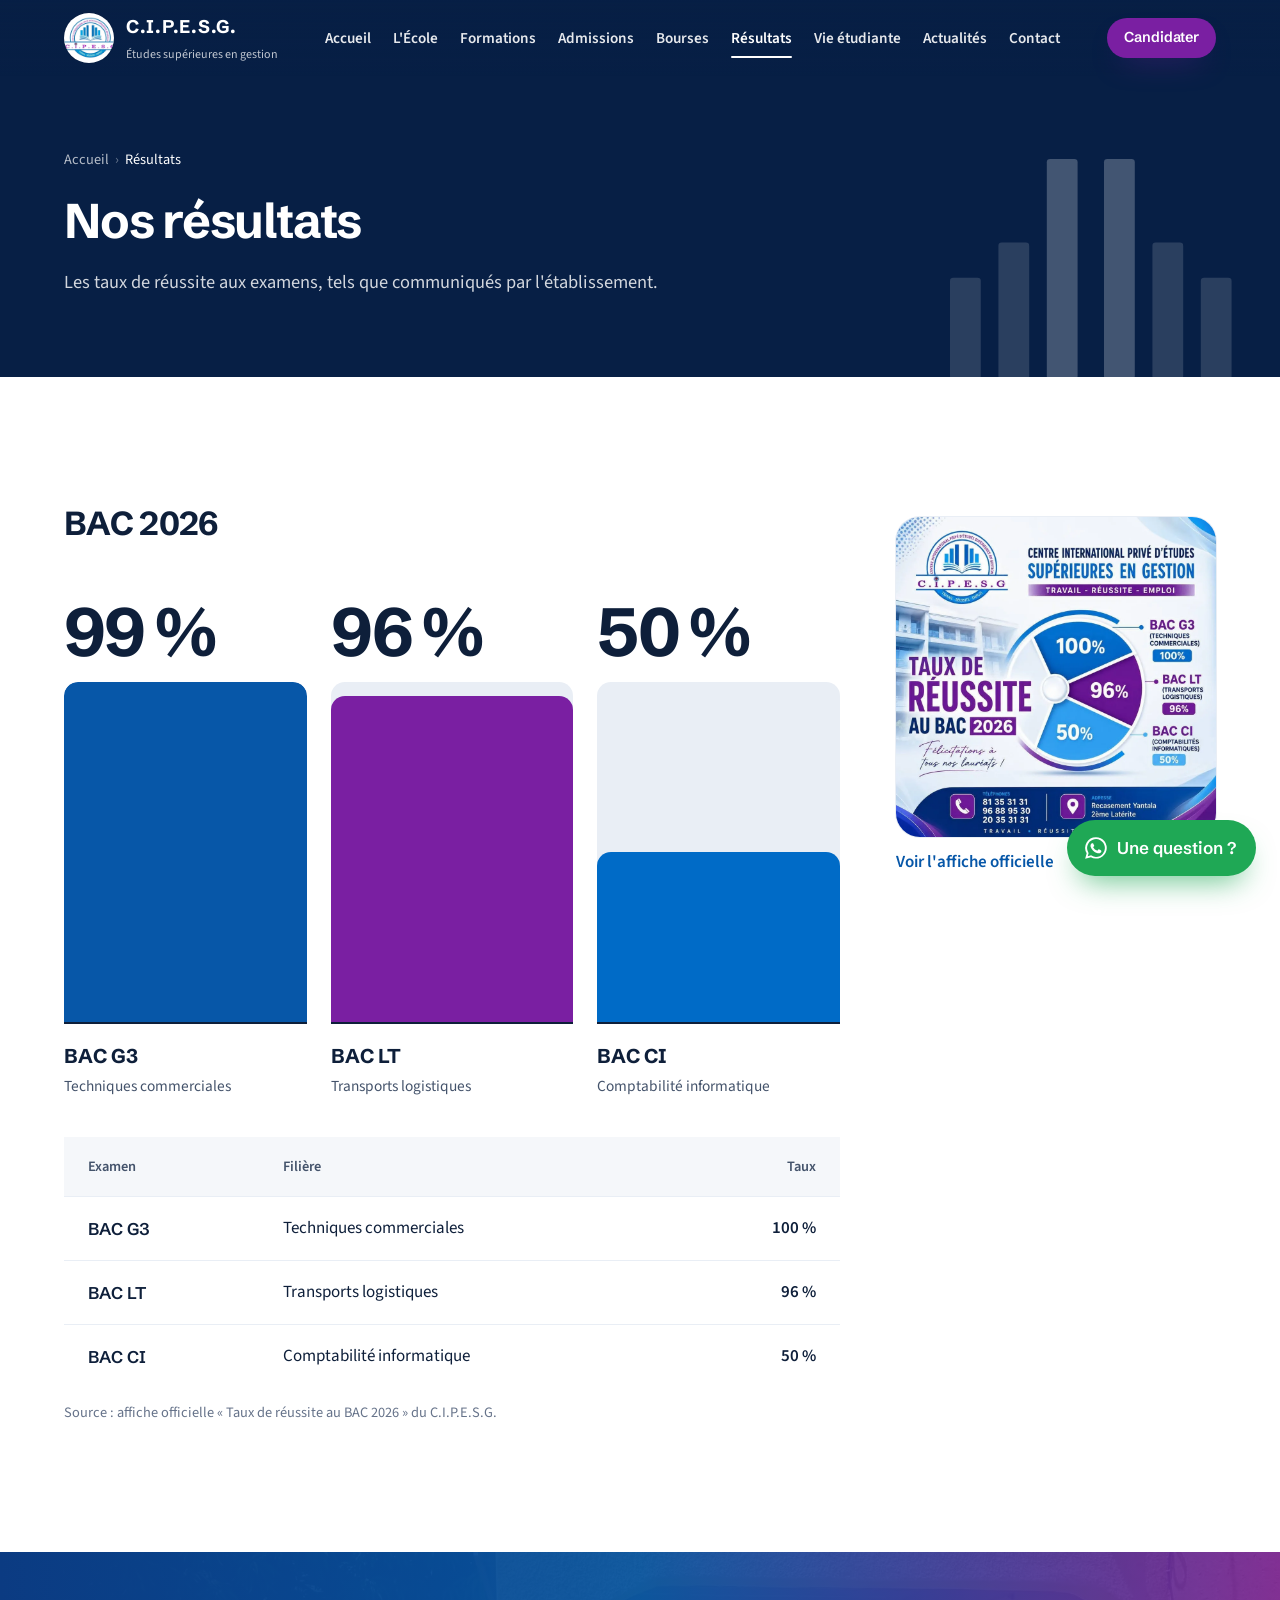
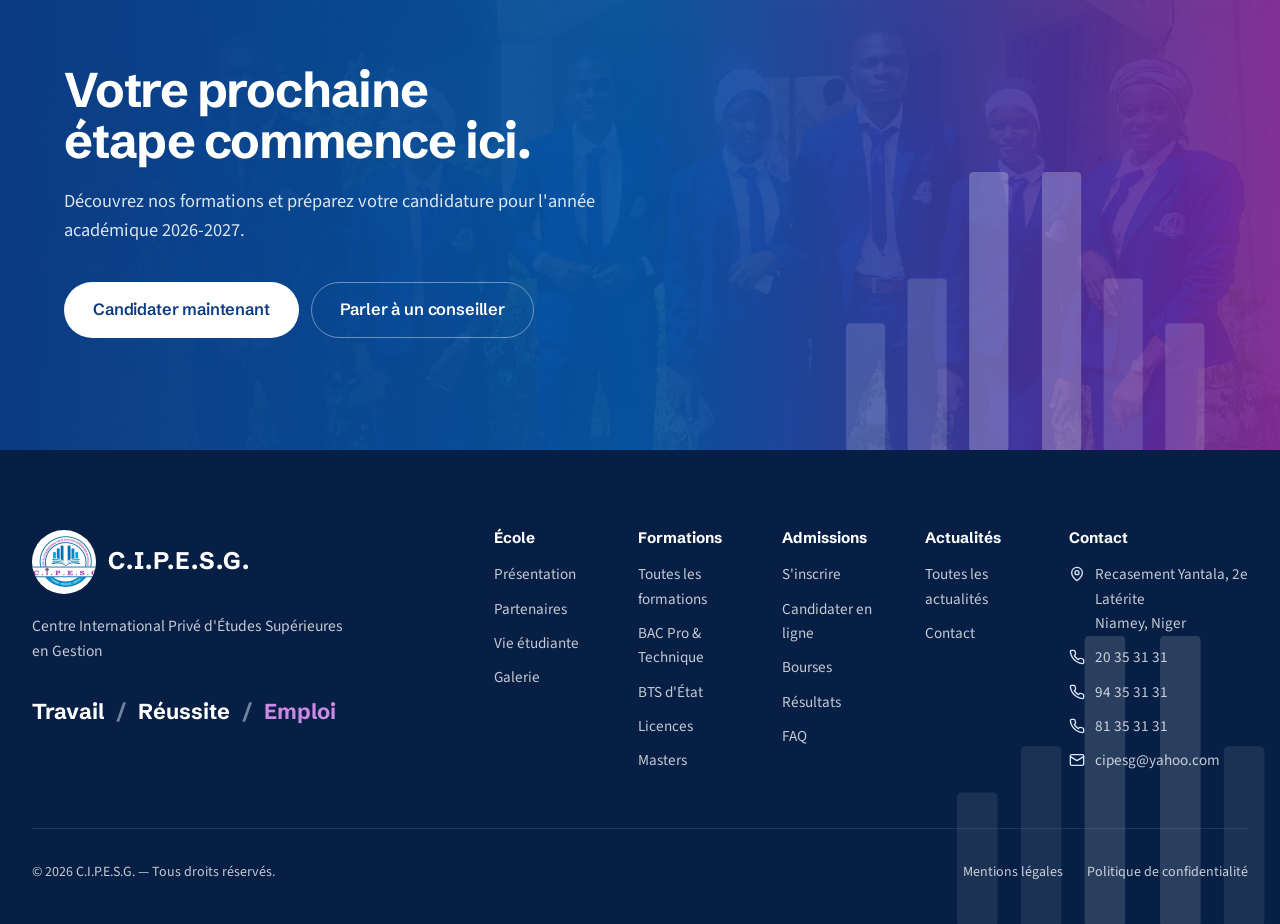
<file: resultats.html>
<!doctype html>
<html lang="fr">
<head>
<meta charset="utf-8">
<meta name="viewport" content="width=device-width, initial-scale=1, viewport-fit=cover">
<title>Résultats | C.I.P.E.S.G.</title>
<meta name="description" content="Taux de réussite au BAC communiqués par le C.I.P.E.S.G. : BAC G3 100 %, BAC LT 96 %, BAC CI 50 % en 2026.">
<link rel="canonical" href="https://www.cipesg.com/resultats">
<meta name="theme-color" content="#071F45">
<meta property="og:type" content="website"><meta property="og:locale" content="fr_FR"><meta property="og:site_name" content="C.I.P.E.S.G.">
<meta property="og:title" content="Résultats | C.I.P.E.S.G."><meta property="og:description" content="Taux de réussite au BAC communiqués par le C.I.P.E.S.G. : BAC G3 100 %, BAC LT 96 %, BAC CI 50 % en 2026."><meta property="og:url" content="https://www.cipesg.com/resultats"><meta property="og:image" content="https://www.cipesg.com/images/affiche-resultats-2026.webp">
<meta name="twitter:card" content="summary_large_image"><meta name="twitter:title" content="Résultats | C.I.P.E.S.G."><meta name="twitter:description" content="Taux de réussite au BAC communiqués par le C.I.P.E.S.G. : BAC G3 100 %, BAC LT 96 %, BAC CI 50 % en 2026."><meta name="twitter:image" content="https://www.cipesg.com/images/affiche-resultats-2026.webp">
<link rel="icon" href="images/favicon.png">
<link rel="preconnect" href="https://fonts.googleapis.com"><link rel="preconnect" href="https://fonts.gstatic.com" crossorigin>
<link rel="stylesheet" href="https://fonts.googleapis.com/css2?family=Schibsted+Grotesk:wght@500;600;700&family=Source+Sans+3:wght@400;500;600&display=swap">
<link rel="stylesheet" href="assets/style.css">
<script type="application/ld+json">[{"@context": "https://schema.org", "@type": ["EducationalOrganization", "CollegeOrUniversity"], "name": "Centre International Privé d'Études Supérieures en Gestion", "alternateName": "C.I.P.E.S.G.", "url": "https://www.cipesg.com", "logo": "https://www.cipesg.com/images/logo.webp", "email": "cipesg@yahoo.com", "telephone": ["+227 20 35 31 31", "+227 94 35 31 31", "+227 81 35 31 31", "+227 93 55 25 65", "+227 96 88 95 30"], "slogan": "Travail - Réussite - Emploi", "address": {"@type": "PostalAddress", "streetAddress": "Recasement Yantala, 2e Latérite", "addressLocality": "Niamey", "addressCountry": "NE"}}, {"@context": "https://schema.org", "@type": "BreadcrumbList", "itemListElement": [{"@type": "ListItem", "position": 1, "name": "Accueil", "item": "https://www.cipesg.com/"}, {"@type": "ListItem", "position": 2, "name": "Résultats", "item": "https://www.cipesg.com/resultats"}]}]</script>
</head>
<body>
<a class="skip" href="#contenu">Aller au contenu</a>
<div class="progress" aria-hidden="true"></div>
<header class="header"><div class="container header__in">
  <a class="brand" href="index.html" aria-label="C.I.P.E.S.G. — accueil"><img src="images/logo.webp" alt="" width="50" height="50"><span><b>C.I.P.E.S.G.</b><small>Études supérieures en gestion</small></span></a>
  <nav class="nav" aria-label="Navigation principale"><ul><li><a href="index.html">Accueil</a></li><li><a href="ecole.html">L'École</a></li><li><a href="formations.html">Formations</a></li><li><a href="admissions.html">Admissions</a></li><li><a href="bourses.html">Bourses</a></li><li><a href="resultats.html" aria-current=page>Résultats</a></li><li><a href="vie-etudiante.html">Vie étudiante</a></li><li><a href="actualites.html">Actualités</a></li><li><a href="contact.html">Contact</a></li></ul></nav>
  <div class="header__cta"><a class="btn btn--apply btn--sm" href="candidature.html">Candidater</a>
  <button class="burger" type="button" aria-expanded="false" aria-controls="menu" aria-label="Ouvrir le menu"><svg class="icon" viewBox="0 0 24 24" aria-hidden="true"><path d="M4 7h16M4 12h16M4 17h16"/></svg></button></div>
</div></header>
<div class="menu" id="menu" role="dialog" aria-modal="true" aria-label="Menu">
  <nav aria-label="Menu mobile"><ul><li><a href="index.html">Accueil</a></li><li><a href="ecole.html">L'École</a></li><li><a href="formations.html">Formations</a></li><li><a href="admissions.html">Admissions</a></li><li><a href="bourses.html">Bourses</a></li><li><a href="resultats.html" aria-current=page>Résultats</a></li><li><a href="vie-etudiante.html">Vie étudiante</a></li><li><a href="actualites.html">Actualités</a></li><li><a href="contact.html">Contact</a></li></ul></nav>
  <div class="menu__foot">
    <div class="btns"><a class="btn btn--apply btn--lg" href="candidature.html">Candidater maintenant</a><a class="btn btn--ghost-light btn--lg" data-wa target="_blank" rel="noopener">WhatsApp</a></div>
    <ul class="menu__contacts"><li><a href="tel:+22720353131"><svg class="icon" viewBox="0 0 24 24" aria-hidden="true"><path d="M22 16.9v3a2 2 0 0 1-2.2 2 19.8 19.8 0 0 1-8.6-3.1 19.5 19.5 0 0 1-6-6A19.8 19.8 0 0 1 2.1 4.2 2 2 0 0 1 4.1 2h3a2 2 0 0 1 2 1.7c.1 1 .4 1.9.7 2.8a2 2 0 0 1-.5 2.1L8 9.9a16 16 0 0 0 6 6l1.3-1.3a2 2 0 0 1 2.1-.4c.9.3 1.8.6 2.8.7a2 2 0 0 1 1.7 2Z"/></svg> 20 35 31 31</a></li><li><a href="tel:+22794353131"><svg class="icon" viewBox="0 0 24 24" aria-hidden="true"><path d="M22 16.9v3a2 2 0 0 1-2.2 2 19.8 19.8 0 0 1-8.6-3.1 19.5 19.5 0 0 1-6-6A19.8 19.8 0 0 1 2.1 4.2 2 2 0 0 1 4.1 2h3a2 2 0 0 1 2 1.7c.1 1 .4 1.9.7 2.8a2 2 0 0 1-.5 2.1L8 9.9a16 16 0 0 0 6 6l1.3-1.3a2 2 0 0 1 2.1-.4c.9.3 1.8.6 2.8.7a2 2 0 0 1 1.7 2Z"/></svg> 94 35 31 31</a></li><li><a href="tel:+22781353131"><svg class="icon" viewBox="0 0 24 24" aria-hidden="true"><path d="M22 16.9v3a2 2 0 0 1-2.2 2 19.8 19.8 0 0 1-8.6-3.1 19.5 19.5 0 0 1-6-6A19.8 19.8 0 0 1 2.1 4.2 2 2 0 0 1 4.1 2h3a2 2 0 0 1 2 1.7c.1 1 .4 1.9.7 2.8a2 2 0 0 1-.5 2.1L8 9.9a16 16 0 0 0 6 6l1.3-1.3a2 2 0 0 1 2.1-.4c.9.3 1.8.6 2.8.7a2 2 0 0 1 1.7 2Z"/></svg> 81 35 31 31</a></li><li><a href="mailto:cipesg@yahoo.com"><svg class="icon" viewBox="0 0 24 24" aria-hidden="true"><rect x="2" y="4" width="20" height="16" rx="2"/><path d="m22 7-10 6L2 7"/></svg> cipesg@yahoo.com</a></li></ul>
    <ul class="socials mt-1"></ul>
  </div>
</div>
<main id="contenu">
<section class="page-hero"><svg class="bars" viewBox="0 0 132 100" aria-hidden="true" preserveAspectRatio="xMidYMax meet"><rect x="0" y="54" width="14" height="46" rx="1.5"/><rect x="22" y="38" width="14" height="62" rx="1.5"/><rect x="44" y="0" width="14" height="100" rx="1.5"/><rect x="70" y="0" width="14" height="100" rx="1.5"/><rect x="92" y="38" width="14" height="62" rx="1.5"/><rect x="114" y="54" width="14" height="46" rx="1.5"/></svg><div class="container">
<nav class="crumbs" aria-label="Fil d'Ariane"><ol><li><a href="index.html">Accueil</a></li><li aria-current="page">Résultats</li></ol></nav>
<h1 class="display-lg">Nos résultats</h1><p class="lead">Les taux de réussite aux examens, tels que communiqués par l'établissement.</p>
</div></section>
<section class="section"><div class="container aside-layout"><div>
<h2 class="display-md">BAC 2026</h2><div class="mt-4"><ul class="rbars"><li class="rbar"><p class="rbar__val" data-count="100" aria-label="100 %">0 %</p><div class="rbar__track" aria-hidden="true"><div class="rbar__fill" data-fill="100"></div></div><div class="rbar__lbl"><b>BAC G3</b><span>Techniques commerciales</span></div></li><li class="rbar"><p class="rbar__val" data-count="96" aria-label="96 %">0 %</p><div class="rbar__track" aria-hidden="true"><div class="rbar__fill" data-fill="96"></div></div><div class="rbar__lbl"><b>BAC LT</b><span>Transports logistiques</span></div></li><li class="rbar"><p class="rbar__val" data-count="50" aria-label="50 %">0 %</p><div class="rbar__track" aria-hidden="true"><div class="rbar__fill" data-fill="50"></div></div><div class="rbar__lbl"><b>BAC CI</b><span>Comptabilité informatique</span></div></li></ul></div>
<div class="mt-3" style="overflow-x:auto"><table style="min-width:26rem"><caption class="sr-only">Taux de réussite au BAC 2026</caption><thead><tr><th scope="col">Examen</th><th scope="col">Filière</th><th scope="col" style="text-align:right">Taux</th></tr></thead><tbody><tr><th scope="row">BAC G3</th><td>Techniques commerciales</td><td style="text-align:right;font-weight:600">100 %</td></tr><tr><th scope="row">BAC LT</th><td>Transports logistiques</td><td style="text-align:right;font-weight:600">96 %</td></tr><tr><th scope="row">BAC CI</th><td>Comptabilité informatique</td><td style="text-align:right;font-weight:600">50 %</td></tr></tbody></table></div>
<p class="small mt-1">Source : affiche officielle « Taux de réussite au BAC 2026 » du C.I.P.E.S.G.</p></div>
<aside><a class="poster-link" href="images/affiche-resultats-2026.webp" target="_blank" rel="noopener"><span class="frame" style="aspect-ratio:1"><img src="images/affiche-resultats-2026.webp" alt="Affiche officielle des résultats au BAC 2026" loading="lazy"></span><span>Voir l'affiche officielle</span></a></aside>
</div></section><section class="cta" aria-labelledby="cta-t"><img src="images/campus-promotion.webp" alt="" loading="lazy"><svg class="bars" viewBox="0 0 132 100" aria-hidden="true" preserveAspectRatio="xMidYMax meet"><rect x="0" y="54" width="14" height="46" rx="1.5"/><rect x="22" y="38" width="14" height="62" rx="1.5"/><rect x="44" y="0" width="14" height="100" rx="1.5"/><rect x="70" y="0" width="14" height="100" rx="1.5"/><rect x="92" y="38" width="14" height="62" rx="1.5"/><rect x="114" y="54" width="14" height="46" rx="1.5"/></svg><div class="container reveal">
<h2 id="cta-t" class="display-lg">Votre prochaine étape commence ici.</h2>
<p>Découvrez nos formations et préparez votre candidature pour l'année académique 2026-2027.</p>
<div class="btns"><a class="btn btn--light btn--lg" href="candidature.html">Candidater maintenant</a><a class="btn btn--ghost-light btn--lg" data-wa="Bonjour C.I.P.E.S.G., je souhaite parler à un conseiller au sujet des inscriptions." target="_blank" rel="noopener">Parler à un conseiller</a></div>
</div></section>
</main>
<footer class="footer"><svg class="bars" viewBox="0 0 132 100" aria-hidden="true" preserveAspectRatio="xMidYMax meet"><rect x="0" y="54" width="14" height="46" rx="1.5"/><rect x="22" y="38" width="14" height="62" rx="1.5"/><rect x="44" y="0" width="14" height="100" rx="1.5"/><rect x="70" y="0" width="14" height="100" rx="1.5"/><rect x="92" y="38" width="14" height="62" rx="1.5"/><rect x="114" y="54" width="14" height="46" rx="1.5"/></svg><div class="container footer__in">
  <div class="footer__top">
    <div><a class="brand" href="index.html"><img src="images/logo.webp" alt="Logo C.I.P.E.S.G." width="64" height="64" loading="lazy"><span><b>C.I.P.E.S.G.</b></span></a>
      <p class="footer__name">Centre International Privé d'Études Supérieures en Gestion</p>
      <p class="footer__sig">Travail <i>/</i> Réussite <i>/</i> <em>Emploi</em></p></div>
    <div class="footer__cols">
      <div><h2>École</h2><ul><li><a href="ecole.html">Présentation</a></li><li><a href="ecole.html#partenaires">Partenaires</a></li><li><a href="vie-etudiante.html">Vie étudiante</a></li><li><a href="galerie.html">Galerie</a></li></ul></div>
      <div><h2>Formations</h2><ul><li><a href="formations.html">Toutes les formations</a></li><li><a href="formations.html#bac">BAC Pro & Technique</a></li><li><a href="formations.html#bts">BTS d'État</a></li><li><a href="formations.html#lic">Licences</a></li><li><a href="formations.html#mas">Masters</a></li></ul></div>
      <div><h2>Admissions</h2><ul><li><a href="admissions.html">S'inscrire</a></li><li><a href="candidature.html">Candidater en ligne</a></li><li><a href="bourses.html">Bourses</a></li><li><a href="resultats.html">Résultats</a></li><li><a href="faq.html">FAQ</a></li></ul></div>
      <div><h2>Actualités</h2><ul><li><a href="actualites.html">Toutes les actualités</a></li><li><a href="contact.html">Contact</a></li></ul></div>
      <div class="footer__contact"><h2>Contact</h2><ul>
        <li><svg class="icon" viewBox="0 0 24 24" aria-hidden="true"><path d="M20 10c0 6-8 12-8 12s-8-6-8-12a8 8 0 0 1 16 0Z"/><circle cx="12" cy="10" r="3"/></svg><span>Recasement Yantala, 2e Latérite<br>Niamey, Niger</span></li>
        <li><svg class="icon" viewBox="0 0 24 24" aria-hidden="true"><path d="M22 16.9v3a2 2 0 0 1-2.2 2 19.8 19.8 0 0 1-8.6-3.1 19.5 19.5 0 0 1-6-6A19.8 19.8 0 0 1 2.1 4.2 2 2 0 0 1 4.1 2h3a2 2 0 0 1 2 1.7c.1 1 .4 1.9.7 2.8a2 2 0 0 1-.5 2.1L8 9.9a16 16 0 0 0 6 6l1.3-1.3a2 2 0 0 1 2.1-.4c.9.3 1.8.6 2.8.7a2 2 0 0 1 1.7 2Z"/></svg><a href="tel:+22720353131">20 35 31 31</a></li><li><svg class="icon" viewBox="0 0 24 24" aria-hidden="true"><path d="M22 16.9v3a2 2 0 0 1-2.2 2 19.8 19.8 0 0 1-8.6-3.1 19.5 19.5 0 0 1-6-6A19.8 19.8 0 0 1 2.1 4.2 2 2 0 0 1 4.1 2h3a2 2 0 0 1 2 1.7c.1 1 .4 1.9.7 2.8a2 2 0 0 1-.5 2.1L8 9.9a16 16 0 0 0 6 6l1.3-1.3a2 2 0 0 1 2.1-.4c.9.3 1.8.6 2.8.7a2 2 0 0 1 1.7 2Z"/></svg><a href="tel:+22794353131">94 35 31 31</a></li><li><svg class="icon" viewBox="0 0 24 24" aria-hidden="true"><path d="M22 16.9v3a2 2 0 0 1-2.2 2 19.8 19.8 0 0 1-8.6-3.1 19.5 19.5 0 0 1-6-6A19.8 19.8 0 0 1 2.1 4.2 2 2 0 0 1 4.1 2h3a2 2 0 0 1 2 1.7c.1 1 .4 1.9.7 2.8a2 2 0 0 1-.5 2.1L8 9.9a16 16 0 0 0 6 6l1.3-1.3a2 2 0 0 1 2.1-.4c.9.3 1.8.6 2.8.7a2 2 0 0 1 1.7 2Z"/></svg><a href="tel:+22781353131">81 35 31 31</a></li>
        <li><svg class="icon" viewBox="0 0 24 24" aria-hidden="true"><rect x="2" y="4" width="20" height="16" rx="2"/><path d="m22 7-10 6L2 7"/></svg><a href="mailto:cipesg@yahoo.com">cipesg@yahoo.com</a></li></ul></div>
    </div>
  </div>
  <ul class="socials mt-3"></ul>
  <div class="footer__bottom"><p>© <span data-year>2026</span> C.I.P.E.S.G. — Tous droits réservés.</p>
    <ul><li><a href="mentions-legales.html">Mentions légales</a></li><li><a href="mentions-legales.html#confidentialite">Politique de confidentialité</a></li></ul></div>
</div></footer>
<div class="floating">
  <button class="to-top" type="button" aria-label="Retour en haut de page"><svg class="icon" viewBox="0 0 24 24" aria-hidden="true"><path d="m18 15-6-6-6 6"/></svg></button>
  <a class="wa" data-wa target="_blank" rel="noopener" aria-label="Écrire au C.I.P.E.S.G. sur WhatsApp"><svg viewBox="0 0 24 24" aria-hidden="true"><path d="M12 2a9.9 9.9 0 0 0-8.6 14.9L2 22l5.3-1.4A9.9 9.9 0 1 0 12 2Zm0 18.2a8.2 8.2 0 0 1-4.2-1.2l-.3-.2-3.1.8.8-3-.2-.3A8.2 8.2 0 1 1 12 20.2Zm4.5-6.2c-.2-.1-1.5-.7-1.7-.8-.2-.1-.4-.1-.6.1l-.8 1c-.1.2-.3.2-.5.1a6.7 6.7 0 0 1-3.4-2.9c-.3-.4.3-.4.8-1.3.1-.2 0-.3 0-.4l-.8-1.8c-.2-.5-.4-.4-.6-.4h-.5a.9.9 0 0 0-.6.3 2.7 2.7 0 0 0-.9 2.1c0 1.2.9 2.4 1 2.6.1.2 1.8 2.7 4.2 3.7 1.6.7 2.2.7 3 .6.5-.1 1.5-.6 1.7-1.2.2-.6.2-1.1.1-1.2l-.4-.2Z"/></svg><span>Une question ?</span></a>
</div>
<script src="assets/main.js" defer></script>
</body>
</html>
</file>
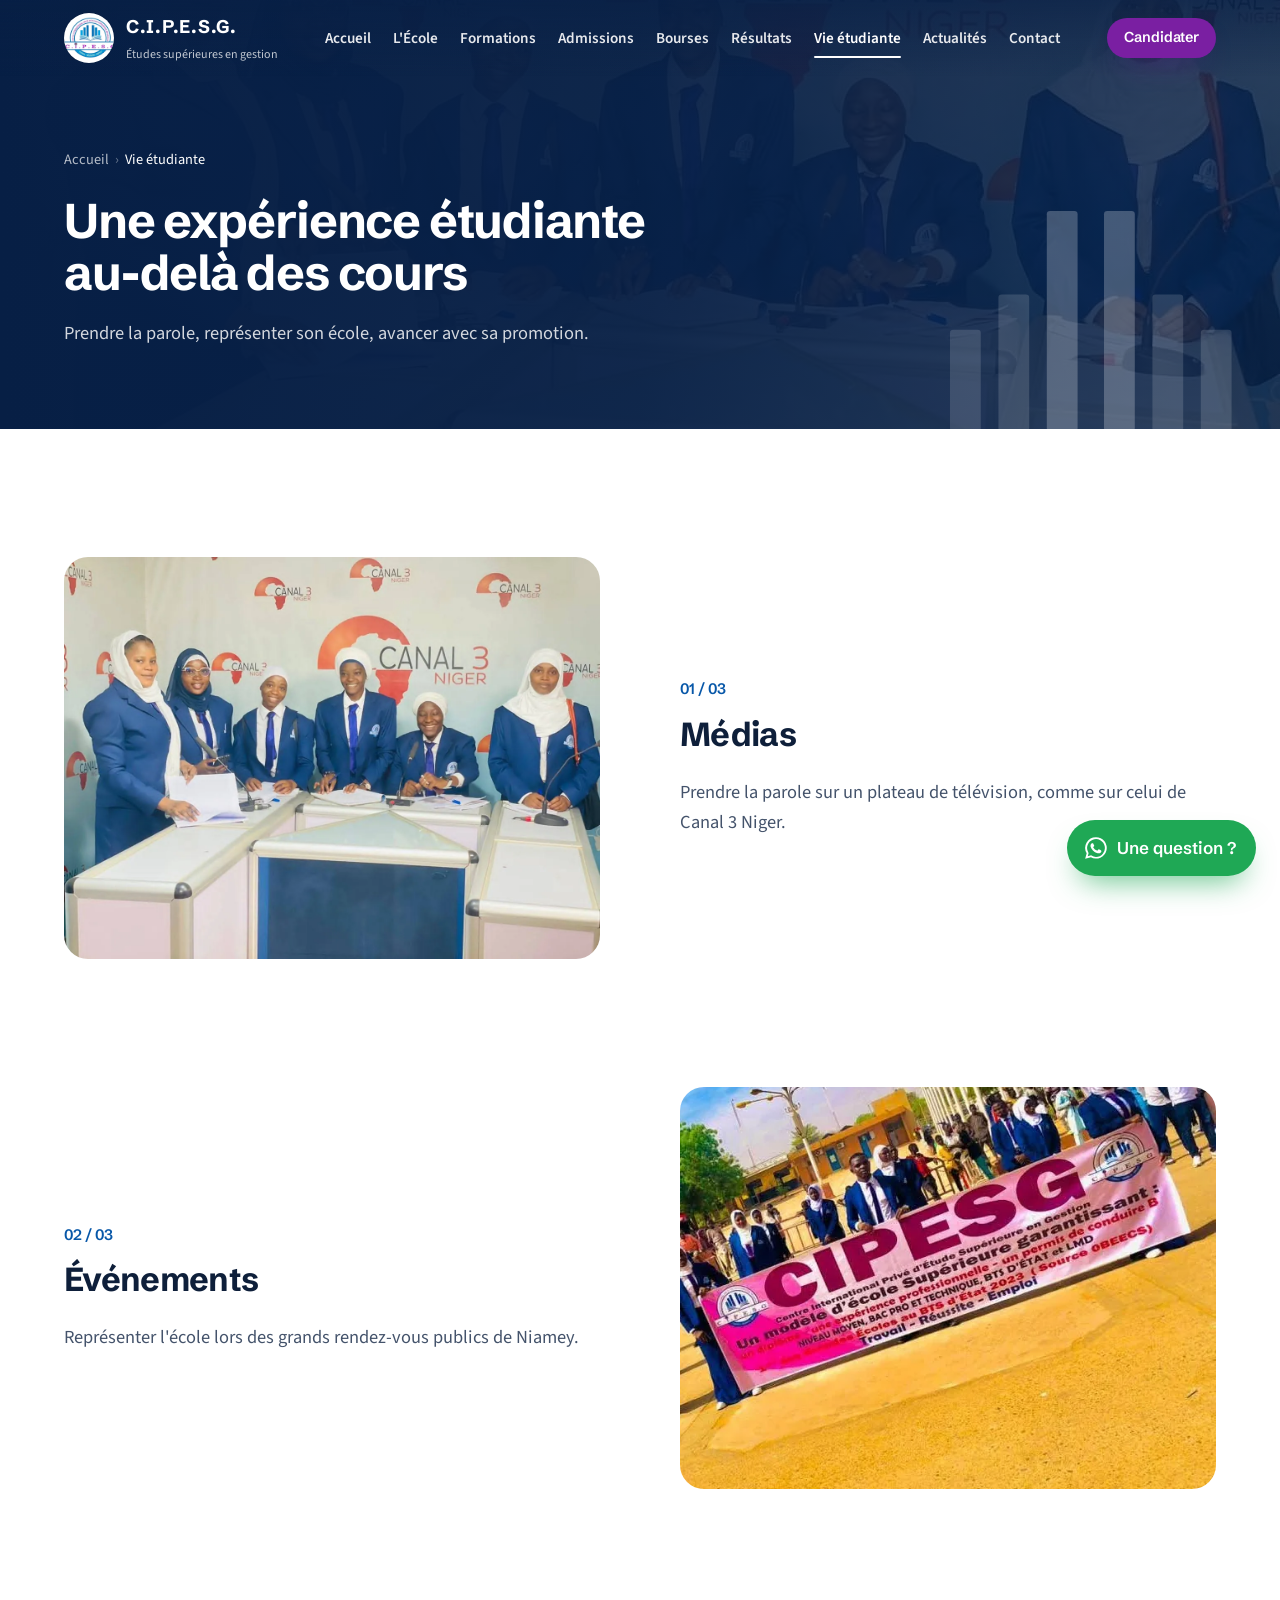
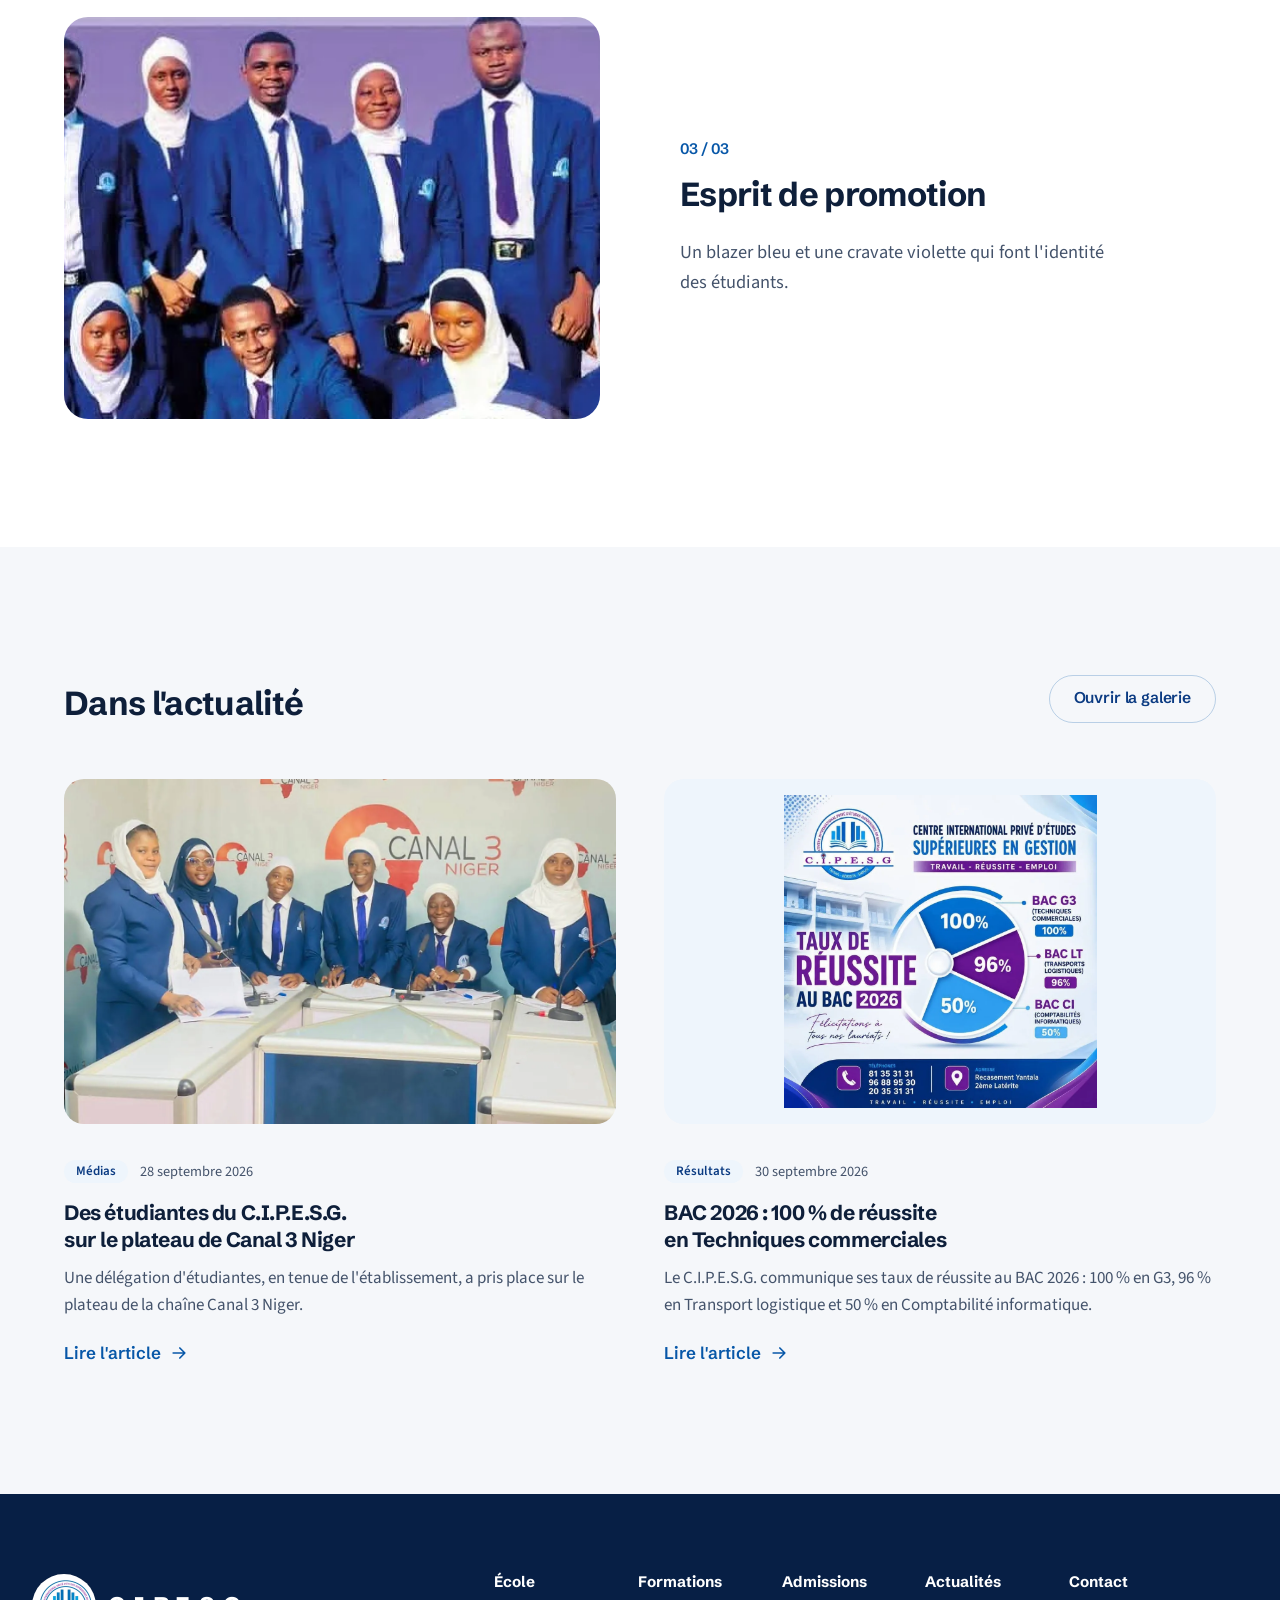
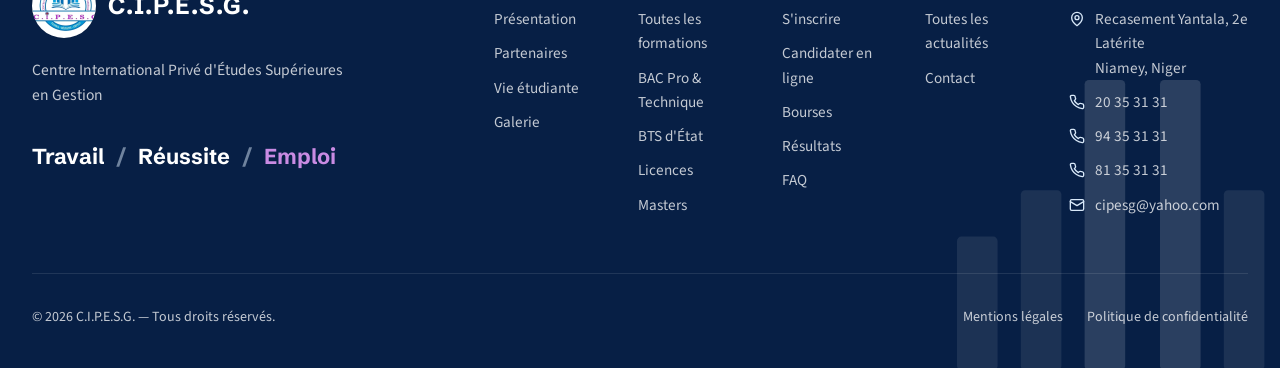
<file: vie-etudiante.html>
<!doctype html>
<html lang="fr">
<head>
<meta charset="utf-8">
<meta name="viewport" content="width=device-width, initial-scale=1, viewport-fit=cover">
<title>Vie étudiante | C.I.P.E.S.G.</title>
<meta name="description" content="Médias, événements, esprit de promotion : la vie étudiante au C.I.P.E.S.G. à Niamey.">
<link rel="canonical" href="https://www.cipesg.com/vie-etudiante">
<meta name="theme-color" content="#071F45">
<meta property="og:type" content="website"><meta property="og:locale" content="fr_FR"><meta property="og:site_name" content="C.I.P.E.S.G.">
<meta property="og:title" content="Vie étudiante | C.I.P.E.S.G."><meta property="og:description" content="Médias, événements, esprit de promotion : la vie étudiante au C.I.P.E.S.G. à Niamey."><meta property="og:url" content="https://www.cipesg.com/vie-etudiante"><meta property="og:image" content="https://www.cipesg.com/images/plateau-canal3.webp">
<meta name="twitter:card" content="summary_large_image"><meta name="twitter:title" content="Vie étudiante | C.I.P.E.S.G."><meta name="twitter:description" content="Médias, événements, esprit de promotion : la vie étudiante au C.I.P.E.S.G. à Niamey."><meta name="twitter:image" content="https://www.cipesg.com/images/plateau-canal3.webp">
<link rel="icon" href="images/favicon.png">
<link rel="preconnect" href="https://fonts.googleapis.com"><link rel="preconnect" href="https://fonts.gstatic.com" crossorigin>
<link rel="stylesheet" href="https://fonts.googleapis.com/css2?family=Schibsted+Grotesk:wght@500;600;700&family=Source+Sans+3:wght@400;500;600&display=swap">
<link rel="stylesheet" href="assets/style.css">
<script type="application/ld+json">[{"@context": "https://schema.org", "@type": ["EducationalOrganization", "CollegeOrUniversity"], "name": "Centre International Privé d'Études Supérieures en Gestion", "alternateName": "C.I.P.E.S.G.", "url": "https://www.cipesg.com", "logo": "https://www.cipesg.com/images/logo.webp", "email": "cipesg@yahoo.com", "telephone": ["+227 20 35 31 31", "+227 94 35 31 31", "+227 81 35 31 31", "+227 93 55 25 65", "+227 96 88 95 30"], "slogan": "Travail - Réussite - Emploi", "address": {"@type": "PostalAddress", "streetAddress": "Recasement Yantala, 2e Latérite", "addressLocality": "Niamey", "addressCountry": "NE"}}, {"@context": "https://schema.org", "@type": "BreadcrumbList", "itemListElement": [{"@type": "ListItem", "position": 1, "name": "Accueil", "item": "https://www.cipesg.com/"}, {"@type": "ListItem", "position": 2, "name": "Vie étudiante", "item": "https://www.cipesg.com/vie-etudiante"}]}]</script>
</head>
<body>
<a class="skip" href="#contenu">Aller au contenu</a>
<div class="progress" aria-hidden="true"></div>
<header class="header"><div class="container header__in">
  <a class="brand" href="index.html" aria-label="C.I.P.E.S.G. — accueil"><img src="images/logo.webp" alt="" width="50" height="50"><span><b>C.I.P.E.S.G.</b><small>Études supérieures en gestion</small></span></a>
  <nav class="nav" aria-label="Navigation principale"><ul><li><a href="index.html">Accueil</a></li><li><a href="ecole.html">L'École</a></li><li><a href="formations.html">Formations</a></li><li><a href="admissions.html">Admissions</a></li><li><a href="bourses.html">Bourses</a></li><li><a href="resultats.html">Résultats</a></li><li><a href="vie-etudiante.html" aria-current=page>Vie étudiante</a></li><li><a href="actualites.html">Actualités</a></li><li><a href="contact.html">Contact</a></li></ul></nav>
  <div class="header__cta"><a class="btn btn--apply btn--sm" href="candidature.html">Candidater</a>
  <button class="burger" type="button" aria-expanded="false" aria-controls="menu" aria-label="Ouvrir le menu"><svg class="icon" viewBox="0 0 24 24" aria-hidden="true"><path d="M4 7h16M4 12h16M4 17h16"/></svg></button></div>
</div></header>
<div class="menu" id="menu" role="dialog" aria-modal="true" aria-label="Menu">
  <nav aria-label="Menu mobile"><ul><li><a href="index.html">Accueil</a></li><li><a href="ecole.html">L'École</a></li><li><a href="formations.html">Formations</a></li><li><a href="admissions.html">Admissions</a></li><li><a href="bourses.html">Bourses</a></li><li><a href="resultats.html">Résultats</a></li><li><a href="vie-etudiante.html" aria-current=page>Vie étudiante</a></li><li><a href="actualites.html">Actualités</a></li><li><a href="contact.html">Contact</a></li></ul></nav>
  <div class="menu__foot">
    <div class="btns"><a class="btn btn--apply btn--lg" href="candidature.html">Candidater maintenant</a><a class="btn btn--ghost-light btn--lg" data-wa target="_blank" rel="noopener">WhatsApp</a></div>
    <ul class="menu__contacts"><li><a href="tel:+22720353131"><svg class="icon" viewBox="0 0 24 24" aria-hidden="true"><path d="M22 16.9v3a2 2 0 0 1-2.2 2 19.8 19.8 0 0 1-8.6-3.1 19.5 19.5 0 0 1-6-6A19.8 19.8 0 0 1 2.1 4.2 2 2 0 0 1 4.1 2h3a2 2 0 0 1 2 1.7c.1 1 .4 1.9.7 2.8a2 2 0 0 1-.5 2.1L8 9.9a16 16 0 0 0 6 6l1.3-1.3a2 2 0 0 1 2.1-.4c.9.3 1.8.6 2.8.7a2 2 0 0 1 1.7 2Z"/></svg> 20 35 31 31</a></li><li><a href="tel:+22794353131"><svg class="icon" viewBox="0 0 24 24" aria-hidden="true"><path d="M22 16.9v3a2 2 0 0 1-2.2 2 19.8 19.8 0 0 1-8.6-3.1 19.5 19.5 0 0 1-6-6A19.8 19.8 0 0 1 2.1 4.2 2 2 0 0 1 4.1 2h3a2 2 0 0 1 2 1.7c.1 1 .4 1.9.7 2.8a2 2 0 0 1-.5 2.1L8 9.9a16 16 0 0 0 6 6l1.3-1.3a2 2 0 0 1 2.1-.4c.9.3 1.8.6 2.8.7a2 2 0 0 1 1.7 2Z"/></svg> 94 35 31 31</a></li><li><a href="tel:+22781353131"><svg class="icon" viewBox="0 0 24 24" aria-hidden="true"><path d="M22 16.9v3a2 2 0 0 1-2.2 2 19.8 19.8 0 0 1-8.6-3.1 19.5 19.5 0 0 1-6-6A19.8 19.8 0 0 1 2.1 4.2 2 2 0 0 1 4.1 2h3a2 2 0 0 1 2 1.7c.1 1 .4 1.9.7 2.8a2 2 0 0 1-.5 2.1L8 9.9a16 16 0 0 0 6 6l1.3-1.3a2 2 0 0 1 2.1-.4c.9.3 1.8.6 2.8.7a2 2 0 0 1 1.7 2Z"/></svg> 81 35 31 31</a></li><li><a href="mailto:cipesg@yahoo.com"><svg class="icon" viewBox="0 0 24 24" aria-hidden="true"><rect x="2" y="4" width="20" height="16" rx="2"/><path d="m22 7-10 6L2 7"/></svg> cipesg@yahoo.com</a></li></ul>
    <ul class="socials mt-1"></ul>
  </div>
</div>
<main id="contenu">
<section class="page-hero"><div class="page-hero__img"><img src="images/plateau-canal3.webp" alt="" fetchpriority="high"></div><svg class="bars" viewBox="0 0 132 100" aria-hidden="true" preserveAspectRatio="xMidYMax meet"><rect x="0" y="54" width="14" height="46" rx="1.5"/><rect x="22" y="38" width="14" height="62" rx="1.5"/><rect x="44" y="0" width="14" height="100" rx="1.5"/><rect x="70" y="0" width="14" height="100" rx="1.5"/><rect x="92" y="38" width="14" height="62" rx="1.5"/><rect x="114" y="54" width="14" height="46" rx="1.5"/></svg><div class="container">
<nav class="crumbs" aria-label="Fil d'Ariane"><ol><li><a href="index.html">Accueil</a></li><li aria-current="page">Vie étudiante</li></ol></nav>
<h1 class="display-lg">Une expérience étudiante au&#8209;delà des cours</h1><p class="lead">Prendre la parole, représenter son école, avancer avec sa promotion.</p>
</div></section>
<section class="section"><div class="container"><div class="split" style="margin-top:0">
<div class="frame reveal" style="aspect-ratio:4/3"><img src="images/plateau-canal3.webp" alt="Étudiantes du C.I.P.E.S.G. sur le plateau de Canal 3 Niger" loading="lazy"></div>
<div class="reveal" data-delay="1"><p class="kicker">01 / 03</p><h2 class="display-md">Médias</h2><p class="lead mt-2">Prendre la parole sur un plateau de télévision, comme sur celui de Canal 3 Niger.</p></div></div><div class="split split--rev" style="margin-top:clamp(80px,10vw,128px)">
<div class="frame reveal" style="aspect-ratio:4/3"><img src="images/defile.webp" alt="Étudiants du C.I.P.E.S.G. portant la banderole de l'école lors d'un défilé" loading="lazy"></div>
<div class="reveal" data-delay="1"><p class="kicker">02 / 03</p><h2 class="display-md">Événements</h2><p class="lead mt-2">Représenter l'école lors des grands rendez-vous publics de Niamey.</p></div></div><div class="split" style="margin-top:clamp(80px,10vw,128px)">
<div class="frame reveal" style="aspect-ratio:4/3"><img src="images/promotion.webp" alt="Promotion d'étudiants du C.I.P.E.S.G. en uniforme" loading="lazy"></div>
<div class="reveal" data-delay="1"><p class="kicker">03 / 03</p><h2 class="display-md">Esprit de promotion</h2><p class="lead mt-2">Un blazer bleu et une cravate violette qui font l'identité des étudiants.</p></div></div></div></section>
<section class="section bg-mist"><div class="container"><div class="section-head"><h2 class="display-md">Dans l'actualité</h2><a class="btn btn--outline" href="galerie.html">Ouvrir la galerie</a></div>
<div class="cards cards--2" style="gap:48px"><article class="news reveal"><div class="news__img"><img src="images/plateau-canal3.webp" alt="Six étudiantes du C.I.P.E.S.G. en blazer bleu sur le plateau de Canal 3 Niger" loading="lazy"></div>
<div class="news__body"><p class="news__meta"><span class="badge">Médias</span><time datetime="2026-09-28">28 septembre 2026</time></p>
<h3><a href="actualites.html#canal-3-niger">Des étudiantes du C.I.P.E.S.G. sur le plateau de Canal 3 Niger</a></h3><p>Une délégation d'étudiantes, en tenue de l'établissement, a pris place sur le plateau de la chaîne Canal 3 Niger.</p><span class="link-arrow">Lire l'article <svg class="icon" viewBox="0 0 24 24" aria-hidden="true"><path d="M5 12h14M13 6l6 6-6 6"/></svg></span></div></article><article class="news reveal"><div class="news__img poster"><img src="images/affiche-resultats-2026.webp" alt="Affiche officielle des taux de réussite au BAC 2026" loading="lazy"></div>
<div class="news__body"><p class="news__meta"><span class="badge">Résultats</span><time datetime="2026-09-30">30 septembre 2026</time></p>
<h3><a href="actualites.html#resultats-bac-2026">BAC 2026 : 100 % de réussite en Techniques commerciales</a></h3><p>Le C.I.P.E.S.G. communique ses taux de réussite au BAC 2026 : 100 % en G3, 96 % en Transport logistique et 50 % en Comptabilité informatique.</p><span class="link-arrow">Lire l'article <svg class="icon" viewBox="0 0 24 24" aria-hidden="true"><path d="M5 12h14M13 6l6 6-6 6"/></svg></span></div></article></div></div></section>
</main>
<footer class="footer"><svg class="bars" viewBox="0 0 132 100" aria-hidden="true" preserveAspectRatio="xMidYMax meet"><rect x="0" y="54" width="14" height="46" rx="1.5"/><rect x="22" y="38" width="14" height="62" rx="1.5"/><rect x="44" y="0" width="14" height="100" rx="1.5"/><rect x="70" y="0" width="14" height="100" rx="1.5"/><rect x="92" y="38" width="14" height="62" rx="1.5"/><rect x="114" y="54" width="14" height="46" rx="1.5"/></svg><div class="container footer__in">
  <div class="footer__top">
    <div><a class="brand" href="index.html"><img src="images/logo.webp" alt="Logo C.I.P.E.S.G." width="64" height="64" loading="lazy"><span><b>C.I.P.E.S.G.</b></span></a>
      <p class="footer__name">Centre International Privé d'Études Supérieures en Gestion</p>
      <p class="footer__sig">Travail <i>/</i> Réussite <i>/</i> <em>Emploi</em></p></div>
    <div class="footer__cols">
      <div><h2>École</h2><ul><li><a href="ecole.html">Présentation</a></li><li><a href="ecole.html#partenaires">Partenaires</a></li><li><a href="vie-etudiante.html">Vie étudiante</a></li><li><a href="galerie.html">Galerie</a></li></ul></div>
      <div><h2>Formations</h2><ul><li><a href="formations.html">Toutes les formations</a></li><li><a href="formations.html#bac">BAC Pro & Technique</a></li><li><a href="formations.html#bts">BTS d'État</a></li><li><a href="formations.html#lic">Licences</a></li><li><a href="formations.html#mas">Masters</a></li></ul></div>
      <div><h2>Admissions</h2><ul><li><a href="admissions.html">S'inscrire</a></li><li><a href="candidature.html">Candidater en ligne</a></li><li><a href="bourses.html">Bourses</a></li><li><a href="resultats.html">Résultats</a></li><li><a href="faq.html">FAQ</a></li></ul></div>
      <div><h2>Actualités</h2><ul><li><a href="actualites.html">Toutes les actualités</a></li><li><a href="contact.html">Contact</a></li></ul></div>
      <div class="footer__contact"><h2>Contact</h2><ul>
        <li><svg class="icon" viewBox="0 0 24 24" aria-hidden="true"><path d="M20 10c0 6-8 12-8 12s-8-6-8-12a8 8 0 0 1 16 0Z"/><circle cx="12" cy="10" r="3"/></svg><span>Recasement Yantala, 2e Latérite<br>Niamey, Niger</span></li>
        <li><svg class="icon" viewBox="0 0 24 24" aria-hidden="true"><path d="M22 16.9v3a2 2 0 0 1-2.2 2 19.8 19.8 0 0 1-8.6-3.1 19.5 19.5 0 0 1-6-6A19.8 19.8 0 0 1 2.1 4.2 2 2 0 0 1 4.1 2h3a2 2 0 0 1 2 1.7c.1 1 .4 1.9.7 2.8a2 2 0 0 1-.5 2.1L8 9.9a16 16 0 0 0 6 6l1.3-1.3a2 2 0 0 1 2.1-.4c.9.3 1.8.6 2.8.7a2 2 0 0 1 1.7 2Z"/></svg><a href="tel:+22720353131">20 35 31 31</a></li><li><svg class="icon" viewBox="0 0 24 24" aria-hidden="true"><path d="M22 16.9v3a2 2 0 0 1-2.2 2 19.8 19.8 0 0 1-8.6-3.1 19.5 19.5 0 0 1-6-6A19.8 19.8 0 0 1 2.1 4.2 2 2 0 0 1 4.1 2h3a2 2 0 0 1 2 1.7c.1 1 .4 1.9.7 2.8a2 2 0 0 1-.5 2.1L8 9.9a16 16 0 0 0 6 6l1.3-1.3a2 2 0 0 1 2.1-.4c.9.3 1.8.6 2.8.7a2 2 0 0 1 1.7 2Z"/></svg><a href="tel:+22794353131">94 35 31 31</a></li><li><svg class="icon" viewBox="0 0 24 24" aria-hidden="true"><path d="M22 16.9v3a2 2 0 0 1-2.2 2 19.8 19.8 0 0 1-8.6-3.1 19.5 19.5 0 0 1-6-6A19.8 19.8 0 0 1 2.1 4.2 2 2 0 0 1 4.1 2h3a2 2 0 0 1 2 1.7c.1 1 .4 1.9.7 2.8a2 2 0 0 1-.5 2.1L8 9.9a16 16 0 0 0 6 6l1.3-1.3a2 2 0 0 1 2.1-.4c.9.3 1.8.6 2.8.7a2 2 0 0 1 1.7 2Z"/></svg><a href="tel:+22781353131">81 35 31 31</a></li>
        <li><svg class="icon" viewBox="0 0 24 24" aria-hidden="true"><rect x="2" y="4" width="20" height="16" rx="2"/><path d="m22 7-10 6L2 7"/></svg><a href="mailto:cipesg@yahoo.com">cipesg@yahoo.com</a></li></ul></div>
    </div>
  </div>
  <ul class="socials mt-3"></ul>
  <div class="footer__bottom"><p>© <span data-year>2026</span> C.I.P.E.S.G. — Tous droits réservés.</p>
    <ul><li><a href="mentions-legales.html">Mentions légales</a></li><li><a href="mentions-legales.html#confidentialite">Politique de confidentialité</a></li></ul></div>
</div></footer>
<div class="floating">
  <button class="to-top" type="button" aria-label="Retour en haut de page"><svg class="icon" viewBox="0 0 24 24" aria-hidden="true"><path d="m18 15-6-6-6 6"/></svg></button>
  <a class="wa" data-wa target="_blank" rel="noopener" aria-label="Écrire au C.I.P.E.S.G. sur WhatsApp"><svg viewBox="0 0 24 24" aria-hidden="true"><path d="M12 2a9.9 9.9 0 0 0-8.6 14.9L2 22l5.3-1.4A9.9 9.9 0 1 0 12 2Zm0 18.2a8.2 8.2 0 0 1-4.2-1.2l-.3-.2-3.1.8.8-3-.2-.3A8.2 8.2 0 1 1 12 20.2Zm4.5-6.2c-.2-.1-1.5-.7-1.7-.8-.2-.1-.4-.1-.6.1l-.8 1c-.1.2-.3.2-.5.1a6.7 6.7 0 0 1-3.4-2.9c-.3-.4.3-.4.8-1.3.1-.2 0-.3 0-.4l-.8-1.8c-.2-.5-.4-.4-.6-.4h-.5a.9.9 0 0 0-.6.3 2.7 2.7 0 0 0-.9 2.1c0 1.2.9 2.4 1 2.6.1.2 1.8 2.7 4.2 3.7 1.6.7 2.2.7 3 .6.5-.1 1.5-.6 1.7-1.2.2-.6.2-1.1.1-1.2l-.4-.2Z"/></svg><span>Une question ?</span></a>
</div>
<script src="assets/main.js" defer></script>
</body>
</html>
</file>
<file: assets/style.css>
/* C.I.P.E.S.G. — feuille de style unique */
:root{
  --blue:#0757A8;--blue-bright:#006BC7;--blue-deep:#0B3B82;--night:#071F45;
  --violet:#7A1FA2;--violet-light:#8E2BB5;--violet-50:#F6EDFA;--blue-50:#EEF5FC;--blue-100:#D8E8F8;
  --ink:#0E1F3A;--ink-soft:#44536B;--ink-mute:#66738A;--mist:#F5F7FA;--line:#E9EEF5;--white:#fff;
  --display:"Schibsted Grotesk",system-ui,sans-serif;--body:"Source Sans 3",system-ui,-apple-system,"Segoe UI",sans-serif;
  --header:76px;--radius:24px;--ease:cubic-bezier(.22,1,.36,1);
  --shadow:0 18px 40px -22px rgba(11,59,130,.45);--shadow-lg:0 40px 80px -50px rgba(7,31,69,.55);
}
*,*::before,*::after{box-sizing:border-box}
html{-webkit-text-size-adjust:100%;scroll-behavior:smooth;scroll-padding-top:calc(var(--header) + 16px)}
body{margin:0;font:17px/1.6 var(--body);color:var(--ink);background:#fff;overflow-x:clip;-webkit-font-smoothing:antialiased}
img{max-width:100%;height:auto;display:block}
a{color:inherit;text-decoration:none}
button,input,select,textarea{font:inherit;color:inherit}
h1,h2,h3,h4{font-family:var(--display);margin:0;line-height:1.1;letter-spacing:-.02em;text-wrap:balance}
p{margin:0;text-wrap:pretty}
ul,ol{margin:0;padding:0;list-style:none}
::selection{background:var(--blue-100);color:var(--blue-deep)}
:focus-visible{outline:3px solid var(--blue-bright);outline-offset:3px;border-radius:6px}
[hidden]{display:none!important}
.sr-only{position:absolute;width:1px;height:1px;padding:0;margin:-1px;overflow:hidden;clip:rect(0,0,0,0);border:0}
.skip{position:fixed;left:16px;top:-60px;z-index:200;background:#fff;color:var(--blue-deep);padding:10px 16px;border-radius:10px;font-weight:600}
.skip:focus{top:16px}

/* Layout */
.container{width:100%;max-width:76rem;margin-inline:auto;padding-inline:20px}
@media(min-width:640px){.container{padding-inline:32px}}
.section{padding-block:clamp(72px,10vw,128px)}
.section--sm{padding-block:clamp(56px,8vw,96px)}
.bg-mist{background:var(--mist)}.bg-violet{background:var(--violet-50)}
.bg-night{background:var(--night);color:#fff}.bg-deep{background:var(--blue-deep);color:#fff}
.grid{display:grid;gap:24px;grid-template-columns:minmax(0,1fr)}
.stack>*+*{margin-top:var(--gap,20px)}

/* Typo */
.display-xl{font-size:clamp(2.4rem,5.4vw,4.6rem);font-weight:700;line-height:1.02;letter-spacing:-.03em}
.display-lg{font-size:clamp(2rem,3.8vw,3.25rem);font-weight:700;line-height:1.06;letter-spacing:-.025em}
.display-md{font-size:clamp(1.6rem,2.6vw,2.25rem);font-weight:700;line-height:1.12}
.kicker{font-family:var(--display);font-weight:600;font-size:.95rem;color:var(--blue);margin-bottom:14px}
.lead{font-size:1.15rem;line-height:1.65;color:var(--ink-soft);max-width:40rem}
.muted{color:var(--ink-soft)}.small{font-size:.9rem;color:var(--ink-mute)}
.on-dark h1,.on-dark h2,.on-dark h3,.bg-night h2,.bg-night h3,.bg-deep h2,.bg-deep h3{color:#fff}
.section-head{display:flex;flex-wrap:wrap;gap:24px;align-items:flex-end;justify-content:space-between;margin-bottom:56px}
.section-head>div{max-width:44rem}
.section-head .lead{margin-top:18px}

/* Buttons */
.btn{display:inline-flex;align-items:center;justify-content:center;gap:8px;height:48px;padding:0 24px;border-radius:999px;border:1px solid transparent;font-family:var(--display);font-weight:600;font-size:.975rem;letter-spacing:-.01em;cursor:pointer;white-space:nowrap;transition:background-color .2s,color .2s,border-color .2s,box-shadow .2s,transform .15s;background:none}
.btn:active{transform:scale(.98)}
.btn--lg{height:56px;padding:0 28px;font-size:1.025rem}
.btn--sm{height:40px;padding:0 16px;font-size:.9rem}
.btn--primary{background:var(--blue);color:#fff;box-shadow:var(--shadow)}.btn--primary:hover{background:var(--blue-deep)}
.btn--apply{background:var(--violet);color:#fff;box-shadow:0 14px 30px -16px rgba(122,31,162,.8)}.btn--apply:hover{background:var(--violet-light)}
.btn--outline{border-color:rgba(7,87,168,.25);color:var(--blue-deep)}.btn--outline:hover{border-color:var(--blue);background:var(--blue-50)}
.btn--light{background:#fff;color:var(--blue-deep)}.btn--light:hover{background:var(--blue-50)}
.btn--ghost-light{border-color:rgba(255,255,255,.4);color:#fff}.btn--ghost-light:hover{border-color:#fff;background:rgba(255,255,255,.1)}
.btn[disabled]{opacity:.6;pointer-events:none}
.btns{display:flex;flex-direction:column;gap:12px}
@media(min-width:420px){.btns{flex-direction:row;flex-wrap:wrap}}
.link-arrow{display:inline-flex;align-items:center;gap:8px;font-family:var(--display);font-weight:600;color:var(--blue)}
.link-arrow svg{transition:transform .25s var(--ease)}.link-arrow:hover svg{transform:translateX(4px)}
.u{background:linear-gradient(currentColor,currentColor) 0 100%/0 1.5px no-repeat;transition:background-size .3s}.u:hover,a:hover>.u{background-size:100% 1.5px}
.badge{display:inline-flex;align-items:center;border-radius:999px;padding:5px 12px;font-size:.8125rem;font-weight:600;line-height:1;background:var(--blue-50);color:var(--blue-deep)}
.badge--violet{background:var(--violet-50);color:var(--violet)}
.badge--glass{background:rgba(255,255,255,.14);color:#fff;box-shadow:inset 0 0 0 1px rgba(255,255,255,.25)}
.icon{width:20px;height:20px;flex:none;stroke:currentColor;fill:none;stroke-width:2;stroke-linecap:round;stroke-linejoin:round}

/* Header */
.header{position:fixed;inset:0 0 auto;z-index:50;transition:background-color .3s,box-shadow .3s;background:linear-gradient(rgba(7,31,69,.6),transparent)}
.header.is-solid{background:rgba(255,255,255,.96);backdrop-filter:blur(10px);box-shadow:0 1px 0 rgba(11,59,130,.08),0 8px 24px -16px rgba(11,59,130,.35)}
.header__in{height:var(--header);display:flex;align-items:center;justify-content:space-between;gap:16px}
.brand{display:flex;align-items:center;gap:12px;flex:none}
.brand img{width:50px;height:50px;border-radius:50%;background:#fff;box-shadow:0 0 0 1px rgba(0,0,0,.05)}
.brand b{display:block;font-family:var(--display);font-size:1.15rem;letter-spacing:.04em;color:#fff;transition:color .3s}
.brand small{display:none;font-size:.75rem;color:rgba(255,255,255,.75);margin-top:3px;transition:color .3s}
@media(min-width:400px){.brand small{display:block}}
.is-solid .brand b{color:var(--blue-deep)}.is-solid .brand small{color:var(--ink-mute)}
.nav{display:none}
.nav ul{display:flex;gap:2px}
.nav a{position:relative;display:block;padding:8px 10px;border-radius:999px;font-weight:600;font-size:.95rem;white-space:nowrap;color:rgba(255,255,255,.9);transition:color .2s}
.nav a:hover,.nav a[aria-current]{color:#fff}
.nav a[aria-current]::after{content:"";position:absolute;left:10px;right:10px;bottom:0;height:2px;border-radius:2px;background:currentColor}
.is-solid .nav a{color:var(--ink)}.is-solid .nav a:hover,.is-solid .nav a[aria-current]{color:var(--blue)}
.header__cta{display:flex;align-items:center;gap:8px}
.header__cta .btn--apply{display:none}
@media(min-width:640px){.header__cta .btn--apply{display:inline-flex}}
.burger{width:48px;height:48px;border-radius:50%;border:0;display:grid;place-items:center;cursor:pointer;background:rgba(255,255,255,.15);color:#fff}
.is-solid .burger{background:var(--mist);color:var(--ink)}
.burger .icon{width:24px;height:24px}
@media(min-width:1180px){.nav{display:block}.burger{display:none}}

/* Mobile menu */
.menu{position:fixed;inset:0;z-index:45;background:var(--night);color:#fff;display:flex;flex-direction:column;overflow-y:auto;padding-top:var(--header);clip-path:inset(0 0 100% 0);visibility:hidden;transition:clip-path .45s cubic-bezier(.76,0,.24,1),visibility 0s .45s}
.menu.is-open{clip-path:inset(0 0 0 0);visibility:visible;transition:clip-path .45s cubic-bezier(.76,0,.24,1)}
.menu nav{padding:16px 20px 24px}
.menu nav li{border-bottom:1px solid rgba(255,255,255,.1);opacity:0;transform:translateY(14px);transition:opacity .4s,transform .4s var(--ease)}
.menu.is-open nav li{opacity:1;transform:none}
.menu nav a{display:flex;align-items:center;justify-content:space-between;min-height:56px;font-family:var(--display);font-size:1.45rem;font-weight:600;color:rgba(255,255,255,.8)}
.menu nav a[aria-current]{color:#fff}.menu nav a[aria-current]::after{content:"";width:8px;height:8px;border-radius:50%;background:var(--violet-light)}
.menu__foot{margin-top:auto;padding:24px 20px max(24px,env(safe-area-inset-bottom));background:rgba(11,59,130,.4);border-top:1px solid rgba(255,255,255,.1)}
.menu__foot .btns{margin-bottom:20px}.menu__foot .btn{width:100%}
@media(min-width:420px){.menu__foot .btns{display:grid;grid-template-columns:1fr 1fr}}
.menu__contacts{display:flex;flex-wrap:wrap;gap:4px 20px}
.menu__contacts a{display:flex;align-items:center;gap:8px;min-height:44px;font-weight:600;color:rgba(255,255,255,.88)}
.menu__contacts .icon{width:16px;height:16px;color:var(--blue-100)}
@media(min-width:1180px){.menu{display:none}}

/* Hero */
.hero{position:relative;isolation:isolate;min-height:100svh;display:flex;align-items:flex-end;overflow:hidden;background:var(--night);color:#fff}
@media(min-width:1024px){.hero{min-height:min(100svh,960px)}}
.hero__bg{position:absolute;inset:-6% 0 0;z-index:-1;will-change:transform}
.hero__bg img{width:100%;height:100%;object-fit:cover;object-position:62% 30%;animation:heroZoom 2.4s var(--ease) both}
@keyframes heroZoom{from{transform:scale(1.08)}}
.hero__bg::after{content:"";position:absolute;inset:0;background:linear-gradient(to top,var(--night),rgba(7,31,69,.7) 50%,rgba(7,31,69,.15))}
@media(min-width:1024px){.hero__bg img{object-position:70% 35%}.hero__bg::after{background:linear-gradient(to right,var(--night),rgba(7,31,69,.75) 45%,transparent),linear-gradient(to top,var(--night),transparent 30%)}}
.hero__in{padding-block:calc(var(--header) + 64px) 56px}
@media(min-width:640px){.hero__in{padding-bottom:88px}}
.hero__label{font-size:.82rem;font-weight:600;text-transform:uppercase;letter-spacing:.14em;line-height:1.5;color:var(--blue-100)}
.hero h1{margin-top:20px;color:#fff;max-width:60rem}
.hero h1 span{display:block;overflow:hidden;padding-bottom:.08em}
.hero h1 span>span{animation:lineUp .9s var(--ease) both}
.hero h1 span:nth-child(2)>span{animation-delay:.12s}
@keyframes lineUp{from{transform:translateY(105%)}}
.hero__sub{margin-top:24px;max-width:36rem;font-size:clamp(1.1rem,1.6vw,1.2rem);line-height:1.6;color:rgba(255,255,255,.86)}
.hero .btns{margin-top:36px}
.hero__more{margin-top:24px;color:rgba(255,255,255,.86)}.hero__more:hover{color:#fff}
.hero__bar{margin-top:56px;padding-top:24px;border-top:1px solid rgba(255,255,255,.15);display:flex;flex-direction:column;gap:20px}
@media(min-width:768px){.hero__bar{flex-direction:row;align-items:center;justify-content:space-between}}
.signature{display:flex;flex-wrap:wrap;align-items:center;gap:6px 16px;font-family:var(--display);font-weight:600;font-size:.95rem;text-transform:uppercase;letter-spacing:.22em;color:rgba(255,255,255,.72)}
.signature i{width:4px;height:4px;border-radius:50%;background:var(--violet-light)}
.chips{display:flex;flex-wrap:wrap;gap:10px}
.chip{display:inline-flex;align-items:center;gap:8px;border-radius:999px;padding:8px 16px;font-size:.9rem;font-weight:500;background:rgba(255,255,255,.1);box-shadow:inset 0 0 0 1px rgba(255,255,255,.2);backdrop-filter:blur(8px);animation:float 5s ease-in-out infinite}
.chip:nth-child(2){animation-delay:1.2s}.chip b{color:#fff}
.chip .dot{width:8px;height:8px;border-radius:50%;background:#6EE7A8}
@keyframes float{50%{transform:translateY(-4px)}}
.fade-in{animation:fadeUp .8s var(--ease) both}
@keyframes fadeUp{from{opacity:0;transform:translateY(14px)}}

/* Page hero */
.page-hero{position:relative;isolation:isolate;overflow:hidden;background:var(--night);color:#fff;padding:calc(var(--header) + 48px) 0 64px}
@media(min-width:640px){.page-hero{padding:calc(var(--header) + 72px) 0 80px}}
.page-hero__img{position:absolute;inset:0;z-index:-1}
.page-hero__img img{width:100%;height:100%;object-fit:cover;opacity:.3}
.page-hero__img::after{content:"";position:absolute;inset:0;background:linear-gradient(to right,var(--night),rgba(7,31,69,.85),rgba(7,31,69,.4))}
.page-hero h1{margin-top:24px;max-width:56rem;color:#fff}
.page-hero .lead{margin-top:20px;color:rgba(255,255,255,.82)}
.crumbs ol{display:flex;flex-wrap:wrap;gap:6px;font-size:.9rem;color:rgba(255,255,255,.7)}
.crumbs li+li::before{content:"›";margin-right:6px;color:rgba(255,255,255,.4)}
.crumbs a:hover{color:#fff}.crumbs [aria-current]{color:#fff}
.bars{position:absolute;pointer-events:none;bottom:-2px;right:16px;height:160px;width:auto;fill:#fff}
@media(min-width:640px){.bars{height:220px;right:40px}}
.bars rect{opacity:.14}.bars rect:nth-child(3),.bars rect:nth-child(4){opacity:.24}

/* Marquee */
.marquee{border-bottom:1px solid var(--line);overflow:hidden;padding:24px 0;-webkit-mask-image:linear-gradient(90deg,transparent,#000 8%,#000 92%,transparent);mask-image:linear-gradient(90deg,transparent,#000 8%,#000 92%,transparent)}
.marquee ul{display:flex;width:max-content;animation:marquee 38s linear infinite}
.marquee li{display:flex;align-items:center;white-space:nowrap;font-family:var(--display);font-weight:600;font-size:clamp(1.05rem,1.6vw,1.2rem);color:var(--blue-deep)}
.marquee li span{padding:0 clamp(28px,3vw,40px)}
.marquee li svg{width:12px;height:12px;fill:var(--violet)}
@keyframes marquee{to{transform:translateX(-50%)}}

/* About */
.split{display:grid;gap:56px;align-items:center;grid-template-columns:minmax(0,1fr)}
@media(min-width:1024px){.split{grid-template-columns:repeat(2,minmax(0,1fr));gap:80px}.split--rev>:first-child{order:2}}
.frame{position:relative;overflow:hidden;border-radius:var(--radius);background:var(--line)}
.frame img{width:100%;height:100%;object-fit:cover;transition:transform .8s var(--ease)}
.frame:hover img{transform:scale(1.03)}
.about__img{position:relative}
.about__img .frame{aspect-ratio:4/5}
@media(min-width:640px) and (max-width:1023px){.about__img .frame{aspect-ratio:5/4}}
.about__img .frame img{object-position:88% center}
.about__note{position:absolute;bottom:-24px;right:16px;max-width:17rem;padding:20px;border-radius:18px;background:var(--blue-deep);color:#fff;box-shadow:var(--shadow)}
.about__note b{font-family:var(--display);display:block}.about__note span{display:block;margin-top:6px;font-size:.875rem;line-height:1.4;color:rgba(255,255,255,.76)}
.about__text .first{margin-top:28px;font-size:1.25rem;line-height:1.6}
.about__text .muted{margin-top:20px;max-width:40rem}
.facts{display:grid;grid-template-columns:repeat(2,minmax(0,1fr));gap:24px;margin-top:36px;padding-top:32px;border-top:1px solid var(--line)}
@media(min-width:640px){.facts{grid-template-columns:repeat(3,minmax(0,1fr))}}
.facts b{display:block;font-family:var(--display);font-size:2.1rem;line-height:1;letter-spacing:-.03em;color:var(--blue)}
.facts span{display:block;margin-top:8px;font-size:.95rem;line-height:1.35;color:var(--ink-soft)}

/* Levels (home) */
.levels{display:grid;gap:20px;grid-template-columns:minmax(0,1fr)}
@media(min-width:640px){.levels{grid-template-columns:repeat(2,minmax(0,1fr))}}
.level{display:flex;flex-direction:column;overflow:hidden;border-radius:22px;background:#fff;box-shadow:0 0 0 1px var(--line);transition:box-shadow .3s,transform .3s var(--ease)}
.level:hover{box-shadow:var(--shadow);transform:translateY(-3px)}
.level__img{position:relative;aspect-ratio:16/10;overflow:hidden}
.level__img img{width:100%;height:100%;object-fit:cover;transition:transform .7s var(--ease)}
.level:hover .level__img img{transform:scale(1.05)}
.level__num{position:absolute;left:16px;top:16px;border-radius:999px;background:rgba(255,255,255,.92);padding:4px 12px;font-family:var(--display);font-weight:700;font-size:.85rem;color:var(--blue-deep)}
.level__body{display:flex;flex-direction:column;flex:1;padding:24px}
.level h3{font-size:1.4rem}.level p{margin-top:8px;color:var(--ink-soft);flex:1}
.level__meta{margin-top:20px;display:flex;justify-content:space-between;align-items:center;font-weight:600;font-size:.95rem;color:var(--blue)}
@media(min-width:1024px){
  .levels--panels{display:flex;height:34rem;gap:12px}
  .levels--panels .level{position:relative;flex:1;color:#fff;box-shadow:none;border-radius:24px;transition:flex-grow .7s var(--ease)}
  .levels--panels .level:hover{transform:none}
  .levels--panels .level.is-active{flex:2.6}
  .levels--panels .level__img{position:absolute;inset:0;aspect-ratio:auto}
  .levels--panels .level__img img{transform:scale(1.1)}.levels--panels .level.is-active .level__img img{transform:scale(1)}
  .levels--panels .level__img::after{content:"";position:absolute;inset:0;background:rgba(11,59,130,.86);transition:background .5s}
  .levels--panels .level.is-active .level__img::after{background:linear-gradient(to top,var(--night),rgba(7,31,69,.6) 45%,rgba(7,31,69,.1))}
  .levels--panels .level__num{background:none;color:rgba(255,255,255,.7);padding:0;left:28px;top:28px;font-size:1.05rem}
  .levels--panels .level__body{position:relative;justify-content:flex-end;padding:28px}
  .levels--panels h3{font-size:1.35rem;color:#fff;transition:font-size .5s}
  .levels--panels .is-active h3{font-size:2.1rem}
  .levels--panels .level p,.levels--panels .level__meta{flex:none;max-height:0;opacity:0;overflow:hidden;transition:max-height .5s,opacity .4s}
  .levels--panels .is-active p{max-height:8rem;opacity:1;color:rgba(255,255,255,.86);max-width:28rem;margin-top:16px}
  .levels--panels .is-active .level__meta{max-height:4rem;opacity:1;color:rgba(255,255,255,.8)}
  .levels--panels .level__meta .pill{background:#fff;color:var(--blue-deep);border-radius:999px;padding:10px 20px;font-family:var(--display)}
  .levels--panels .short{display:inline}.levels--panels .long{display:none}
  .levels--panels .is-active .short{display:none}.levels--panels .is-active .long{display:inline}
}
.short{display:none}

/* Why */
.why{display:grid;gap:56px;grid-template-columns:minmax(0,1fr)}
@media(min-width:1024px){.why{grid-template-columns:minmax(0,.8fr) minmax(0,1.2fr);gap:80px}.why__head{position:sticky;top:calc(var(--header) + 48px);align-self:start}}
.why ul{display:grid;column-gap:40px;grid-template-columns:minmax(0,1fr)}
@media(min-width:640px){.why ul{grid-template-columns:repeat(2,minmax(0,1fr))}}
.why li{border-top:1px solid var(--line);padding:32px 0}
.why .ico{width:48px;height:48px;border-radius:16px;display:grid;place-items:center;background:var(--blue-50);color:var(--blue);transition:background .3s,color .3s}
.why li:hover .ico{background:var(--blue);color:#fff}
.why h3{margin-top:20px;font-size:1.3rem;line-height:1.25}.why li p{margin-top:8px;color:var(--ink-soft)}

/* Timeline */
.xp__top{display:grid;gap:40px;align-items:end;grid-template-columns:minmax(0,1fr)}
@media(min-width:1024px){.xp__top{grid-template-columns:minmax(0,1.15fr) minmax(0,.85fr);gap:64px}}
.xp__img{aspect-ratio:815/400;border-radius:22px;overflow:hidden;clip-path:inset(0 100% 0 0);transition:clip-path 1.1s var(--ease)}
.xp__img.is-in{clip-path:inset(0)}
.xp__img img{width:100%;height:100%;object-fit:cover}
.timeline{position:relative;margin-top:64px;display:grid;grid-template-columns:minmax(0,1fr)}
.timeline::before,.timeline__fill{content:"";position:absolute;left:22px;top:24px;bottom:24px;width:1px;background:rgba(255,255,255,.15)}
.timeline__fill{background:linear-gradient(var(--blue-100),#C98BE3);transform-origin:top;transform:scaleY(0);transition:transform 1.8s var(--ease)}
.timeline.is-in .timeline__fill{transform:none}
.timeline li{position:relative;display:flex;gap:24px;padding-bottom:40px;opacity:0;transform:translateY(16px);transition:opacity .6s,transform .6s var(--ease)}
.timeline.is-in li{opacity:1;transform:none}
.timeline li:nth-child(3){transition-delay:.3s}.timeline li:nth-child(4){transition-delay:.6s}.timeline li:nth-child(5){transition-delay:.9s}
.timeline .n{position:relative;z-index:1;flex:none;width:44px;height:44px;border-radius:50%;display:grid;place-items:center;background:#fff;color:var(--blue-deep);font-family:var(--display);font-weight:700;box-shadow:0 0 0 8px var(--blue-deep)}
.timeline h3{font-size:1.5rem}.timeline p{margin-top:8px;max-width:20rem;color:rgba(255,255,255,.76)}
@media(min-width:1024px){
  .timeline{grid-template-columns:repeat(4,minmax(0,1fr));gap:32px;margin-top:80px}
  .timeline::before,.timeline__fill{left:0;right:0;top:22px;bottom:auto;width:auto;height:1px}
  .timeline__fill{background:linear-gradient(90deg,var(--blue-100),#C98BE3);transform-origin:left;transform:scaleX(0)}
  .timeline li{flex-direction:column;padding:0}.timeline li>div{margin-top:28px}
}

/* Results */
.results{display:grid;gap:56px;grid-template-columns:minmax(0,1fr)}
@media(min-width:1024px){.results{grid-template-columns:minmax(0,.75fr) minmax(0,1.25fr);gap:80px}.results__head{display:flex;flex-direction:column;justify-content:space-between}}
.rbars{display:grid;grid-template-columns:repeat(3,minmax(0,1fr));gap:clamp(10px,2vw,24px);align-items:end}
.rbar{display:flex;flex-direction:column;justify-content:flex-end;height:100%}
.rbar__val{font-family:var(--display);font-weight:700;font-size:clamp(1.9rem,6vw,4.25rem);line-height:1;letter-spacing:-.04em;white-space:nowrap}
.rbar__track{position:relative;margin-top:16px;height:clamp(180px,34vw,340px);border-radius:14px 14px 0 0;background:var(--line);overflow:hidden}
.rbar__fill{position:absolute;inset:auto 0 0;height:0;border-radius:14px 14px 0 0;background:var(--blue);transition:height 1.4s var(--ease)}
.rbar:nth-child(2) .rbar__fill{background:var(--violet);transition-delay:.15s}.rbar:nth-child(3) .rbar__fill{background:var(--blue-bright);transition-delay:.3s}
.rbar__lbl{border-top:2px solid var(--ink);padding-top:16px}
.rbar__lbl b{display:block;font-family:var(--display);font-size:clamp(1rem,1.6vw,1.25rem)}
.rbar__lbl span{display:block;margin-top:4px;font-size:clamp(.85rem,1.2vw,.975rem);line-height:1.35;color:var(--ink-soft)}

/* Scholarship */
.sch{display:grid;overflow:hidden;border-radius:28px;background:#fff;box-shadow:var(--shadow-lg),0 0 0 1px var(--line);grid-template-columns:minmax(0,1fr)}
@media(min-width:1024px){.sch{grid-template-columns:minmax(0,.9fr) minmax(0,1.1fr)}}
.sch__val{position:relative;overflow:hidden;display:flex;flex-direction:column;justify-content:space-between;gap:40px;padding:clamp(32px,4vw,40px);background:var(--violet);color:#fff}
.sch__val::before{content:"";position:absolute;right:-90px;top:-90px;width:280px;height:280px;border-radius:50%;background:rgba(142,43,181,.7);filter:blur(30px)}
.sch__val>*{position:relative}
.sch__big{font-family:var(--display);font-weight:700;font-size:clamp(4.5rem,12vw,8rem);line-height:.85;letter-spacing:-.05em}
.sch__big+span{display:block;margin-top:12px;font-family:var(--display);font-weight:600;font-size:1.5rem}
.sch__body{padding:clamp(32px,4vw,40px)}
.sch__body h3{font-size:1.75rem}
.checks{margin-top:12px}.checks li{display:flex;gap:12px;align-items:flex-start;padding:6px 0;font-weight:600;font-size:1.08rem}
.checks li::before{content:"";flex:none;width:24px;height:24px;margin-top:1px;border-radius:50%;background:var(--violet-50) url("data:image/svg+xml,%3Csvg xmlns='http://www.w3.org/2000/svg' viewBox='0 0 24 24' fill='none' stroke='%237A1FA2' stroke-width='3' stroke-linecap='round' stroke-linejoin='round'%3E%3Cpath d='M20 6 9 17l-5-5'/%3E%3C/svg%3E") center/14px no-repeat}
.checks--plain li{font-weight:400;font-size:1.02rem}
.dl{display:grid;gap:16px;margin-top:28px;padding-top:24px;border-top:1px solid var(--line);font-size:.975rem;grid-template-columns:minmax(0,1fr)}
@media(min-width:640px){.dl{grid-template-columns:repeat(2,minmax(0,1fr))}}
.dl dt{color:var(--ink-mute)}.dl dd{margin:0;font-weight:600}

/* Life */
.life{display:grid;gap:24px;grid-template-columns:minmax(0,1fr)}
@media(min-width:1024px){.life{grid-template-columns:repeat(12,minmax(0,1fr))}.life__head{grid-column:1/6;padding-right:32px}.life__big{grid-column:6/13;grid-row:1/3}.life__duo{grid-column:1/6}}
.life__duo{display:grid;gap:24px;grid-template-columns:minmax(0,1fr)}
@media(min-width:640px){.life__duo{grid-template-columns:repeat(2,minmax(0,1fr))}}
.moment{position:relative;overflow:hidden;border-radius:24px;margin:0;background:var(--line)}
.moment img{width:100%;height:100%;object-fit:cover;transition:transform .7s var(--ease)}
.moment:hover img{transform:scale(1.03)}
.moment figcaption{position:absolute;inset:auto 0 0;padding:64px 20px 20px;color:#fff;background:linear-gradient(to top,rgba(7,31,69,.92),rgba(7,31,69,.4) 60%,transparent)}
.moment b{display:block;font-family:var(--display);font-size:1.2rem}.moment span{display:block;margin-top:4px;font-size:.95rem;line-height:1.35;color:rgba(255,255,255,.82)}
.life__big .moment{aspect-ratio:4/3}@media(min-width:1024px){.life__big .moment{aspect-ratio:auto;height:100%;min-height:34rem}.life__big b{font-size:1.6rem}.life__duo span{display:none}}
.life__duo .moment{aspect-ratio:4/5}

/* News */
.news{position:relative;display:flex;flex-direction:column}
.news__img{position:relative;aspect-ratio:16/10;overflow:hidden;border-radius:20px;background:var(--line)}
.news__img img{width:100%;height:100%;object-fit:cover;transition:transform .7s var(--ease)}
.news__img.poster{background:var(--blue-50)}.news__img.poster img{object-fit:contain;padding:16px}
.news:hover .news__img img{transform:scale(1.04)}
.news__body{padding-top:24px;display:flex;flex-direction:column;flex:1}
.news__meta{display:flex;flex-wrap:wrap;align-items:center;gap:12px;font-size:.9rem;color:var(--ink-mute)}
.news h3{margin-top:16px;font-size:1.3rem;line-height:1.3}
.news h3 a::after{content:"";position:absolute;inset:0}
.news:hover h3{color:var(--blue)}
.news p{margin-top:12px;color:var(--ink-soft)}
.news .link-arrow{margin-top:20px}
@media(min-width:1024px){.news--featured{flex-direction:row;gap:40px}.news--featured .news__img{flex:0 0 58%;aspect-ratio:auto;min-height:24rem}.news--featured .news__body{justify-content:center;padding:0}.news--featured h3{font-size:2rem}}
.news-grid{display:grid;gap:48px;margin-top:56px;padding-top:48px;border-top:1px solid var(--line);grid-template-columns:minmax(0,1fr)}
@media(min-width:768px){.news-grid{grid-template-columns:repeat(2,minmax(0,1fr))}}

/* Gallery strip */
.strip{display:flex;gap:16px;overflow-x:auto;scroll-snap-type:x mandatory;padding:0 20px 16px;scrollbar-width:none}
.strip::-webkit-scrollbar{display:none}
.strip li{flex:0 0 78vw;scroll-snap-align:start}
@media(min-width:640px){.strip{padding-inline:32px}.strip li{flex-basis:44vw}}
@media(min-width:1024px){.strip{display:grid;grid-template-columns:repeat(4,minmax(0,1fr));max-width:76rem;margin:0 auto;overflow:visible}.strip li:nth-child(even){margin-top:40px}}
.strip .frame{aspect-ratio:3/4;border-radius:20px}
.strip p{margin-top:12px;font-weight:600;font-size:.95rem;color:var(--ink-soft)}

/* CTA */
.cta{position:relative;isolation:isolate;overflow:hidden;color:#fff;padding-block:clamp(80px,10vw,112px)}
.cta::before{content:"";position:absolute;inset:0;z-index:-1;background:linear-gradient(90deg,var(--blue-deep),rgba(7,87,168,.92),rgba(122,31,162,.85))}
.cta>img{position:absolute;inset:0;z-index:-2;width:100%;height:100%;object-fit:cover;object-position:60% 40%}
.cta h2{color:#fff;max-width:48rem}.cta p{margin-top:20px;max-width:36rem;font-size:1.15rem;color:rgba(255,255,255,.86)}
.cta .btns{margin-top:36px}
.cta .bars{right:24px;height:190px}@media(min-width:640px){.cta .bars{height:280px;right:64px}}

/* Contact */
.contact{display:grid;gap:48px;grid-template-columns:minmax(0,1fr)}
@media(min-width:1024px){.contact{grid-template-columns:minmax(0,.9fr) minmax(0,1.1fr);gap:64px}}
.coords{display:grid;gap:28px;margin-top:40px}
.coords li{display:flex;gap:16px}
.coords .ico{flex:none;width:44px;height:44px;border-radius:50%;display:grid;place-items:center;background:var(--blue-50);color:var(--blue)}
.coords b{display:block}.coords .tels{display:flex;flex-wrap:wrap;gap:6px 20px;font-weight:600;font-size:1.05rem}
.coords .tels a:hover,.coords a.u:hover{color:var(--blue)}
.map{min-height:22rem;border-radius:24px;overflow:hidden;background:var(--line);box-shadow:0 0 0 1px var(--line)}
.map iframe{display:block;width:100%;height:100%;min-height:22rem;border:0}
@media(min-width:1024px){.map,.map iframe{min-height:32rem}}

/* Footer */
.footer{position:relative;overflow:hidden;background:var(--night);color:rgba(255,255,255,.76)}
.footer .bars{right:-60px;height:220px;opacity:.6}@media(min-width:640px){.footer .bars{height:290px}}
.footer__in{position:relative;padding:80px 0 40px}
.footer__top{display:grid;gap:48px;grid-template-columns:minmax(0,1fr)}
@media(min-width:1024px){.footer__top{grid-template-columns:minmax(0,1.1fr) minmax(0,2fr)}}
.footer .brand img{width:64px;height:64px}.footer .brand b{font-size:1.5rem;color:#fff}
.footer__name{margin-top:20px;max-width:20rem;font-size:.975rem}
.footer__sig{margin-top:32px;font-family:var(--display);font-weight:700;font-size:1.35rem;color:#fff;display:flex;flex-wrap:wrap;gap:4px 12px}
.footer__sig i{font-style:normal;color:rgba(216,232,248,.5)}.footer__sig em{font-style:normal;color:#C98BE3}
.footer__cols{display:grid;gap:40px 24px;grid-template-columns:repeat(2,minmax(0,1fr))}
@media(min-width:640px){.footer__cols{grid-template-columns:repeat(3,minmax(0,1fr))}}
@media(min-width:1024px){.footer__cols{grid-template-columns:repeat(4,minmax(0,1fr)) minmax(0,1.5fr)}}
.footer h2{font-size:.95rem;color:#fff;letter-spacing:0}
.footer__cols ul{margin-top:16px;display:grid;gap:10px;font-size:.95rem}
.footer__cols a:hover{color:#fff}
.footer__contact{grid-column:1/-1}@media(min-width:1024px){.footer__contact{grid-column:auto}}
.footer__contact li{display:flex;gap:10px;overflow-wrap:anywhere}.footer__contact .icon{width:16px;height:16px;margin-top:4px;color:var(--blue-100)}
.footer__bottom{margin-top:56px;padding-top:32px;border-top:1px solid rgba(255,255,255,.1);display:flex;flex-direction:column;gap:16px;font-size:.875rem}
@media(min-width:640px){.footer__bottom{flex-direction:row;justify-content:space-between}}
.footer__bottom ul{display:flex;flex-wrap:wrap;gap:8px 24px}
.socials{display:flex;gap:8px}.socials:empty{display:none}
.socials a{width:44px;height:44px;border-radius:50%;display:grid;place-items:center;background:rgba(255,255,255,.1);color:#fff}
.socials a:hover{background:rgba(255,255,255,.2)}.socials svg{width:18px;height:18px;fill:currentColor}

/* Floating */
.progress{position:fixed;inset:0 0 auto;z-index:60;height:3px;transform-origin:left;transform:scaleX(0);background:linear-gradient(90deg,var(--blue-bright),var(--violet))}
.floating{position:fixed;right:16px;bottom:max(16px,env(safe-area-inset-bottom));z-index:40;display:flex;flex-direction:column;align-items:flex-end;gap:12px}
@media(min-width:640px){.floating{right:24px;bottom:24px}}
.to-top{width:44px;height:44px;border-radius:50%;border:0;cursor:pointer;display:grid;place-items:center;background:#fff;color:var(--blue-deep);box-shadow:var(--shadow),0 0 0 1px var(--line);opacity:0;transform:translateY(12px);pointer-events:none;transition:opacity .3s,transform .3s}
.to-top.is-on{opacity:1;transform:none;pointer-events:auto}
.wa{display:flex;align-items:center;gap:8px;height:56px;padding:0 16px;border-radius:999px;background:#1FA855;color:#fff;box-shadow:0 16px 30px -12px rgba(31,168,85,.7);font-family:var(--display);font-weight:600}
.wa:hover{background:#178C46}.wa svg{width:26px;height:26px;fill:currentColor}.wa span{display:none}
@media(min-width:640px){.wa{padding-right:20px}.wa span{display:inline}}

/* Reveal */
.reveal{opacity:0;transform:translateY(18px);transition:opacity .7s var(--ease),transform .7s var(--ease)}
.reveal.is-in{opacity:1;transform:none}
.reveal[data-delay="1"]{transition-delay:.08s}.reveal[data-delay="2"]{transition-delay:.16s}.reveal[data-delay="3"]{transition-delay:.24s}

/* Cards & lists (inner pages) */
.cards{display:grid;gap:16px;grid-template-columns:minmax(0,1fr)}
@media(min-width:640px){.cards--2{grid-template-columns:repeat(2,minmax(0,1fr))}}
@media(min-width:1024px){.cards--3{grid-template-columns:repeat(3,minmax(0,1fr))}.cards--4{grid-template-columns:repeat(4,minmax(0,1fr))}}
@media(min-width:640px) and (max-width:1023px){.cards--3,.cards--4{grid-template-columns:repeat(2,minmax(0,1fr))}}
.card{display:flex;flex-direction:column;border-radius:20px;background:#fff;padding:24px;box-shadow:0 0 0 1px var(--line);transition:box-shadow .3s,transform .3s var(--ease);text-align:left;cursor:pointer;border:0;width:100%}
.card:hover{box-shadow:var(--shadow);transform:translateY(-2px)}
.card h3{font-size:1.2rem;line-height:1.3}.card p{margin-top:8px;flex:1;color:var(--ink-soft);font-size:.975rem}
.card .badges{display:flex;flex-wrap:wrap;gap:6px;margin-top:16px}
.card__top{display:flex;justify-content:space-between;gap:16px}.card__top .icon{color:var(--ink-mute)}.card:hover .card__top .icon{color:var(--blue)}
.panel{border-radius:22px;background:var(--mist);padding:28px}
.panel--deep{background:var(--blue-deep);color:#fff}.panel--deep h2,.panel--deep h3{color:#fff}
.panel h2,.panel h3{font-size:1.25rem}
.aside-layout{display:grid;gap:48px;grid-template-columns:minmax(0,1fr)}
@media(min-width:1024px){.aside-layout{grid-template-columns:minmax(0,1fr) 20rem;gap:56px}.aside-layout aside{position:sticky;top:calc(var(--header) + 32px);align-self:start}}
.prose p{margin-bottom:18px;font-size:1.075rem;line-height:1.75;color:var(--ink-soft)}
.prose p:first-child{font-size:1.2rem;color:var(--ink)}
.prose h2{margin:40px 0 14px;font-size:1.45rem}

/* Explorer */
.search{position:relative}
.search .icon{position:absolute;left:20px;top:50%;transform:translateY(-50%);color:var(--ink-mute)}
.search input{width:100%;height:64px;border-radius:999px;border:1px solid var(--line);background:#fff;padding:0 24px 0 56px;font-size:1.075rem;box-shadow:0 20px 40px -30px rgba(7,31,69,.5)}
.input,.search input,.select{transition:border-color .2s,box-shadow .2s}
.input:focus,.search input:focus,.select:focus{outline:none;border-color:var(--blue);box-shadow:0 0 0 4px rgba(7,87,168,.1)}
.filters{display:grid;gap:12px;margin-top:16px;grid-template-columns:minmax(0,1fr)}
@media(min-width:640px){.filters{grid-template-columns:repeat(2,minmax(0,1fr))}}
@media(min-width:1024px){.filters{grid-template-columns:repeat(4,minmax(0,1fr))}}
.filters label{display:grid;gap:6px;font-size:.875rem;font-weight:600;color:var(--ink-soft)}
.select{appearance:none;width:100%;height:48px;border:1px solid var(--line);border-radius:12px;background:#fff url("data:image/svg+xml,%3Csvg xmlns='http://www.w3.org/2000/svg' viewBox='0 0 24 24' fill='none' stroke='%2344536B' stroke-width='2'%3E%3Cpath d='m6 9 6 6 6-6'/%3E%3C/svg%3E") right 14px center/18px no-repeat;padding:0 40px 0 16px;font-size:.975rem;color:var(--ink)}
.results-bar{display:flex;flex-wrap:wrap;gap:12px;justify-content:space-between;align-items:center;margin-top:32px;padding-bottom:16px;border-bottom:1px solid var(--line);color:var(--ink-soft)}
.results-bar button{border:0;background:none;color:var(--blue);font-weight:600;cursor:pointer}
.xrow{display:grid;gap:12px;width:100%;padding:24px 0;border:0;border-bottom:1px solid var(--line);background:none;text-align:left;cursor:pointer;grid-template-columns:minmax(0,1fr)}
@media(min-width:640px){.xrow{grid-template-columns:minmax(0,1fr) auto;align-items:center;gap:32px}}
.xrow h3{margin-top:10px;font-size:1.3rem}.xrow:hover h3{color:var(--blue)}.xrow p{margin-top:4px;color:var(--ink-soft);max-width:42rem}
.xrow__tags{display:flex;flex-wrap:wrap;gap:8px;align-items:center;font-size:.85rem;font-weight:600;color:var(--ink-mute)}
.xrow__end{display:flex;align-items:center;justify-content:space-between;gap:24px;font-weight:600;color:var(--ink-soft)}
.xrow__end .circle{width:44px;height:44px;border-radius:50%;display:grid;place-items:center;box-shadow:0 0 0 1px var(--line);transition:background .2s,color .2s}
.xrow:hover .circle{background:var(--blue);color:#fff}
.empty{padding:64px 0;text-align:center}.empty b{font-family:var(--display);font-size:1.3rem}

/* Table */
.table-wrap{display:none;overflow-x:auto;border-radius:20px;box-shadow:0 0 0 1px var(--line);background:#fff}
@media(min-width:768px){.table-wrap{display:block}.fee-cards{display:none}}
table{width:100%;border-collapse:collapse;text-align:left}
th,td{padding:18px 24px;border-top:1px solid var(--line);font-variant-numeric:tabular-nums}
thead th{border-top:0;background:var(--mist);font-size:.9rem;font-weight:600;color:var(--ink-soft)}
tbody th{font-family:var(--display);font-weight:600}
.fee-cards{display:grid;gap:12px}
.fee-cards li{padding:20px;border-radius:18px;background:#fff;box-shadow:0 0 0 1px var(--line)}
.fee-cards b{font-family:var(--display)}.fee-cards dl{margin:12px 0 0;display:grid;gap:8px}
.fee-cards dl div{display:flex;justify-content:space-between;gap:16px}.fee-cards dt{color:var(--ink-soft)}.fee-cards dd{margin:0;font-weight:600}

/* Accordion */
.acc{border-block:1px solid var(--line)}
.acc details{border-bottom:1px solid var(--line)}.acc details:last-child{border:0}
.acc summary{display:flex;justify-content:space-between;align-items:flex-start;gap:24px;padding:24px 0;cursor:pointer;list-style:none;font-family:var(--display);font-weight:600;font-size:1.15rem}
.acc summary::-webkit-details-marker{display:none}
.acc summary:hover{color:var(--blue)}
.acc summary::after{content:"+";flex:none;width:32px;height:32px;border-radius:50%;display:grid;place-items:center;box-shadow:0 0 0 1px var(--line);font-size:1.3rem;font-weight:400;line-height:1;transition:transform .3s,background .3s,color .3s}
.acc details[open] summary::after{transform:rotate(45deg);background:var(--blue);color:#fff;box-shadow:none}
.acc details>div{padding:0 48px 28px 0;max-width:40rem;color:var(--ink-soft);font-size:1.05rem}

/* Forms */
.form{display:grid;gap:20px;grid-template-columns:minmax(0,1fr)}
@media(min-width:640px){.form--2{grid-template-columns:repeat(2,minmax(0,1fr))}.form .full{grid-column:1/-1}}
.field{display:flex;flex-direction:column;gap:8px}
.field>label,.field>.lbl{font-weight:600;font-size:.95rem}
.field>label i,.lbl i{font-style:normal;color:var(--violet)}
.input{width:100%;border:1px solid var(--line);border-radius:12px;background:#fff;padding:12px 16px;font-size:1rem}
textarea.input{resize:vertical;min-height:130px}
.input[aria-invalid=true],.select[aria-invalid=true]{border-color:#dc2626}
.hint{font-size:.875rem;color:var(--ink-mute)}.err{font-size:.875rem;font-weight:500;color:#dc2626}
.box{border-radius:26px;background:#fff;padding:clamp(20px,4vw,40px);box-shadow:var(--shadow-lg),0 0 0 1px var(--line)}
.steps{display:grid;grid-template-columns:repeat(4,minmax(0,1fr));gap:8px;margin-bottom:12px}
.steps li span{display:block;height:6px;border-radius:6px;background:var(--line);transition:background .4s}
.steps li.done span{background:var(--blue)}
.steps li b{display:none;margin-top:12px;font-size:.875rem;color:var(--ink-mute)}
.steps li.cur b{color:var(--ink)}
@media(min-width:640px){.steps li b{display:block}.step-mobile{display:none}}
.step-mobile{font-family:var(--display);font-weight:600;color:var(--ink-soft)}
fieldset{border:0;margin:32px 0 0;padding:0;min-width:0}
legend{font-family:var(--display);font-weight:700;font-size:1.6rem;padding:0;margin-bottom:28px}
.step{display:none;animation:fadeUp .35s var(--ease)}.step.is-cur{display:block}
.drop{display:flex;flex-direction:column;gap:16px;padding:20px;border:2px dashed var(--line);border-radius:18px;cursor:pointer;transition:border-color .2s,background .2s}
@media(min-width:640px){.drop{flex-direction:row;align-items:center;justify-content:space-between}}
.drop:hover,.drop.is-drag{border-color:rgba(7,87,168,.5);background:var(--mist)}
.drop.has-err{border-color:#f87171}
.drop__l{display:flex;align-items:center;gap:16px}
.drop__ico{flex:none;width:48px;height:48px;border-radius:12px;display:grid;place-items:center;background:var(--blue-50);color:var(--blue)}
.drop small{display:block;color:var(--ink-mute);font-size:.9rem}
.drop .pill{display:inline-flex;align-items:center;justify-content:center;height:40px;padding:0 16px;border-radius:999px;background:#fff;box-shadow:0 0 0 1px var(--line);font-weight:600;font-size:.9rem;color:var(--blue-deep)}
.files{margin-top:8px;display:grid;gap:6px}
.files li{display:flex;justify-content:space-between;align-items:center;gap:12px;padding:10px 16px;border-radius:12px;background:var(--mist);font-size:.95rem}
.files li span{overflow:hidden;text-overflow:ellipsis;white-space:nowrap}
.files button{border:0;background:none;color:var(--ink-mute);cursor:pointer;width:36px;height:36px;border-radius:50%;flex:none}.files button:hover{color:#dc2626;background:#fff}
.summary{border-radius:18px;background:var(--mist);padding:24px}
.summary+.summary{margin-top:16px}
.summary__h{display:flex;justify-content:space-between;align-items:center;gap:16px}
.summary__h h3{font-size:1.1rem}.summary__h button{border:0;background:none;color:var(--blue);font-weight:600;cursor:pointer}
.summary dl{margin:16px 0 0;display:grid;gap:12px 32px;grid-template-columns:minmax(0,1fr)}
@media(min-width:640px){.summary dl{grid-template-columns:repeat(2,minmax(0,1fr))}}
.summary dt{font-size:.875rem;color:var(--ink-mute)}.summary dd{margin:0;font-weight:600;overflow-wrap:anywhere}
.consent{display:flex;gap:12px;align-items:flex-start;margin-top:24px;padding:20px;border-radius:16px;box-shadow:0 0 0 1px var(--line);cursor:pointer;color:var(--ink-soft)}
.consent input{width:20px;height:20px;margin-top:3px;flex:none;accent-color:var(--blue)}
.consent.has-err{box-shadow:0 0 0 1px #f87171}
.form-nav{display:flex;flex-direction:column-reverse;gap:12px;margin-top:40px;padding-top:32px;border-top:1px solid var(--line)}
@media(min-width:420px){.form-nav{flex-direction:row;justify-content:space-between;align-items:center}}
.done{text-align:center}
.done__ico{width:80px;height:80px;margin:0 auto;border-radius:50%;display:grid;place-items:center;background:var(--blue);color:#fff}
.done__ico .icon{width:40px;height:40px}
.done__num{display:inline-block;margin-top:12px;padding:16px 24px;border-radius:16px;background:var(--mist);font-family:var(--display);font-weight:700;font-size:clamp(1.4rem,5vw,2rem);letter-spacing:.04em;color:var(--blue-deep)}
.notice{margin:24px auto 0;max-width:34rem;padding:16px;border-radius:16px;background:var(--blue-50);color:var(--blue-deep);text-align:left;font-size:.975rem}

/* Modal (fiche filière) & lightbox */
.modal{position:fixed;inset:0;z-index:80;display:grid;place-items:center;padding:16px;background:rgba(7,31,69,.8);backdrop-filter:blur(4px);opacity:0;visibility:hidden;transition:opacity .25s,visibility 0s .25s}
.modal.is-open{opacity:1;visibility:visible;transition:opacity .25s}
.modal__box{position:relative;width:100%;max-width:46rem;max-height:90vh;overflow:auto;border-radius:24px;background:#fff;padding:clamp(24px,4vw,40px);transform:translateY(20px);transition:transform .3s var(--ease)}
.modal.is-open .modal__box{transform:none}
.modal__x{position:absolute;right:16px;top:16px;width:40px;height:40px;border:0;border-radius:50%;background:var(--mist);cursor:pointer;display:grid;place-items:center}
.modal h2{font-size:clamp(1.6rem,3vw,2.1rem);padding-right:40px}
.modal h3{margin:28px 0 10px;font-size:1.15rem}
.modal .pending{padding:16px 20px;border-radius:14px;border:1px dashed rgba(7,87,168,.3);background:rgba(238,245,252,.6);color:var(--ink-soft)}
.gal-filters{display:flex;gap:8px;overflow-x:auto;padding-bottom:8px;margin-inline:-20px;padding-inline:20px;scrollbar-width:none}
@media(min-width:640px){.gal-filters{flex-wrap:wrap;margin:0;padding-inline:0}}
.gal-filters button{flex:none;height:44px;padding:0 20px;border:0;border-radius:999px;background:var(--mist);font-family:var(--display);font-weight:600;cursor:pointer}
.gal-filters button[aria-pressed=true]{background:var(--blue-deep);color:#fff}
.masonry{margin-top:40px;columns:1;column-gap:20px}
@media(min-width:640px){.masonry{columns:2}}@media(min-width:1024px){.masonry{columns:3}}
.masonry li{break-inside:avoid;margin-bottom:20px}
.masonry button{position:relative;display:block;width:100%;padding:0;border:0;border-radius:18px;overflow:hidden;background:var(--mist);cursor:zoom-in}
.masonry img{width:100%;transition:transform .7s var(--ease)}.masonry button:hover img{transform:scale(1.04)}
.masonry span{position:absolute;inset:auto 0 0;padding:48px 16px 16px;text-align:left;color:#fff;font-weight:600;background:linear-gradient(to top,rgba(7,31,69,.85),transparent);opacity:0;transform:translateY(8px);transition:.3s}
.masonry button:hover span,.masonry button:focus-visible span{opacity:1;transform:none}
.lightbox{position:fixed;inset:0;z-index:90;display:flex;flex-direction:column;background:rgba(7,31,69,.96);color:#fff;opacity:0;visibility:hidden;transition:opacity .25s,visibility 0s .25s}
.lightbox.is-open{opacity:1;visibility:visible;transition:opacity .25s}
.lightbox__bar{display:flex;justify-content:space-between;align-items:center;padding:max(16px,env(safe-area-inset-top)) 16px 8px}
.lightbox__bar div{display:flex;gap:8px}
.lb-btn{width:44px;height:44px;border:0;border-radius:50%;background:rgba(255,255,255,.1);color:#fff;cursor:pointer;display:grid;place-items:center}
.lb-btn:hover{background:rgba(255,255,255,.22)}
.lightbox__stage{position:relative;flex:1;overflow:hidden;display:grid;place-items:center}
.lightbox__stage.is-zoom{overflow:auto;place-items:start}
.lightbox__stage img{max-width:calc(100% - 32px);max-height:100%;object-fit:contain;transition:opacity .2s}
.lightbox__stage.is-zoom img{max-width:none;max-height:none;width:180%}
@media(min-width:768px){.lightbox__stage img{max-width:calc(100% - 140px)}.lightbox__stage.is-zoom img{width:140%}}
.lb-prev,.lb-next{position:absolute;top:50%;transform:translateY(-50%);width:48px;height:48px}
.lb-prev{left:8px}.lb-next{right:8px}@media(min-width:640px){.lb-prev{left:20px}.lb-next{right:20px}}
.lightbox__cap{padding:12px 24px max(20px,env(safe-area-inset-bottom));text-align:center;font-family:var(--display);font-weight:600}

/* Misc */
.notfound{min-height:85svh;display:flex;align-items:center;position:relative;overflow:hidden}
.notfound .big{font-family:var(--display);font-weight:700;font-size:clamp(5rem,16vw,10rem);line-height:1;letter-spacing:-.05em;color:rgba(255,255,255,.15)}
.article-img{margin:-112px 0 0;border-radius:24px;overflow:hidden;box-shadow:var(--shadow)}
.share{display:flex;flex-wrap:wrap;align-items:center;gap:12px;margin-top:40px;padding-top:32px;border-top:1px solid var(--line)}
.share a,.share button{height:44px;padding:0 18px;border:0;border-radius:999px;background:var(--mist);display:inline-flex;align-items:center;gap:8px;font-weight:600;cursor:pointer}
.share a:hover,.share button:hover{background:var(--blue);color:#fff}
.partner{display:flex;flex-direction:column;gap:20px;border-radius:24px;padding:32px;background:#fff;box-shadow:0 0 0 1px var(--line);transition:box-shadow .3s}
@media(min-width:640px){.partner{flex-direction:row}}
.partner:hover{box-shadow:var(--shadow)}
.partner__logo{flex:none;width:80px;height:80px;border-radius:18px;display:grid;place-items:center;background:var(--blue-50);color:var(--blue-deep);font-family:var(--display);font-weight:700;font-size:.95rem;text-align:center;transition:background .3s,color .3s}
.partner:hover .partner__logo{background:var(--blue);color:#fff}
.partner h3{font-size:1.3rem}.partner p{margin-top:8px;color:var(--ink-soft)}
.poster-link{display:block}.poster-link .frame{box-shadow:0 0 0 1px var(--line)}
.poster-link span{display:block;margin-top:12px;font-weight:600;color:var(--blue)}
.values{display:grid;gap:24px;grid-template-columns:minmax(0,1fr)}
@media(min-width:768px){.values{grid-template-columns:repeat(3,minmax(0,1fr))}}
.values li{padding:32px;border-radius:22px;background:#fff;border-top:4px solid var(--blue)}
.values li:last-child{border-color:var(--violet)}
.values h3{font-size:1.6rem}.values p{margin-top:12px;color:var(--ink-soft)}
.etapes{display:grid;gap:32px;grid-template-columns:minmax(0,1fr);counter-reset:e}
@media(min-width:768px){.etapes{grid-template-columns:repeat(2,minmax(0,1fr))}}
@media(min-width:1024px){.etapes{grid-template-columns:repeat(4,minmax(0,1fr))}}
.etapes li{border-top:2px solid var(--blue);padding-top:24px;counter-increment:e}
.etapes li::before{content:counter(e);display:block;font-family:var(--display);font-weight:700;font-size:2.5rem;line-height:1;color:rgba(7,87,168,.25)}
.etapes h3{margin-top:16px;font-size:1.3rem}.etapes p{margin-top:8px;color:var(--ink-soft)}
.mt-0{margin-top:0}.mt-1{margin-top:12px}.mt-2{margin-top:24px}.mt-3{margin-top:40px}.mt-4{margin-top:56px}
.center{text-align:center}.w-full{width:100%}

@media(prefers-reduced-motion:reduce){
  *,*::before,*::after{animation-duration:.01ms!important;animation-iteration-count:1!important;transition-duration:.01ms!important;transition-delay:0s!important}
  html{scroll-behavior:auto}.reveal{opacity:1;transform:none}.marquee ul{animation:none}
}
@media print{.header,.floating,.footer,.progress,.form-nav,.page-hero .bars{display:none}.page-hero{padding:20px 0;background:none;color:#000}.box{box-shadow:none}}
</file>
